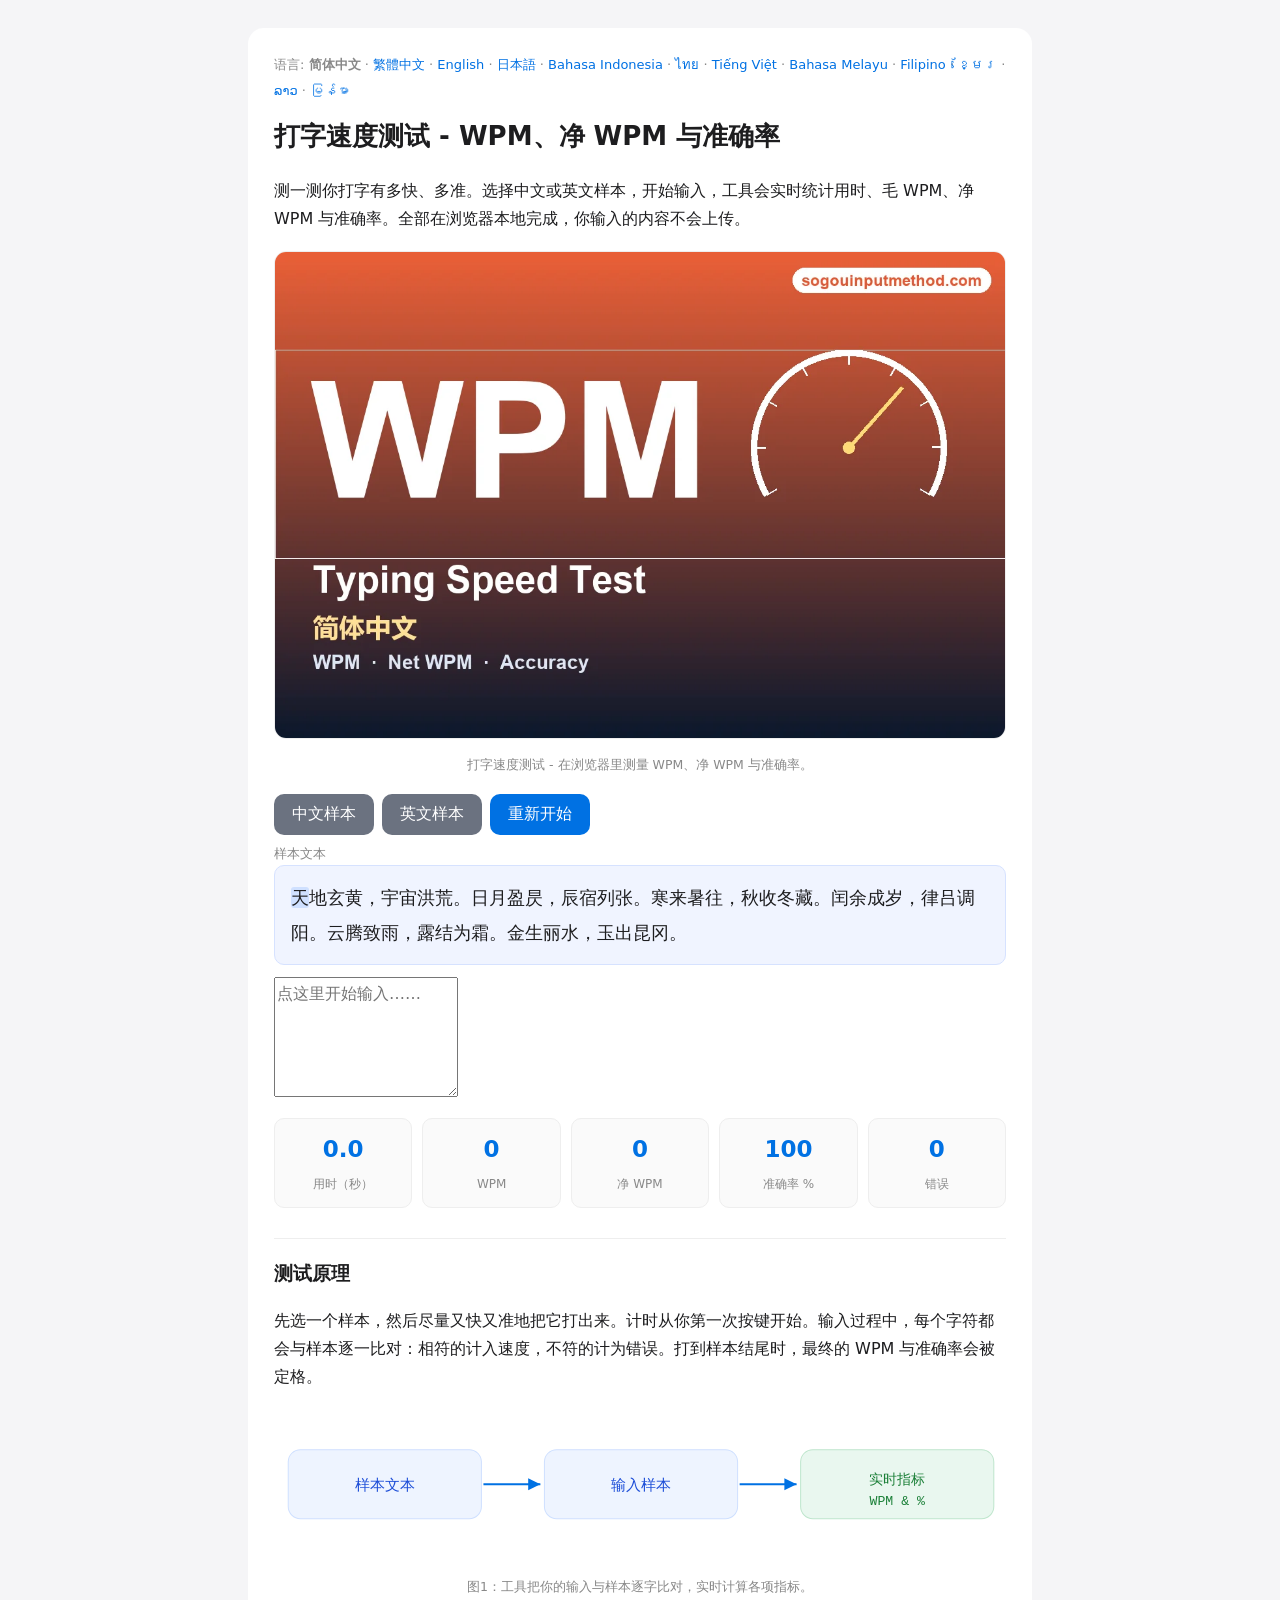
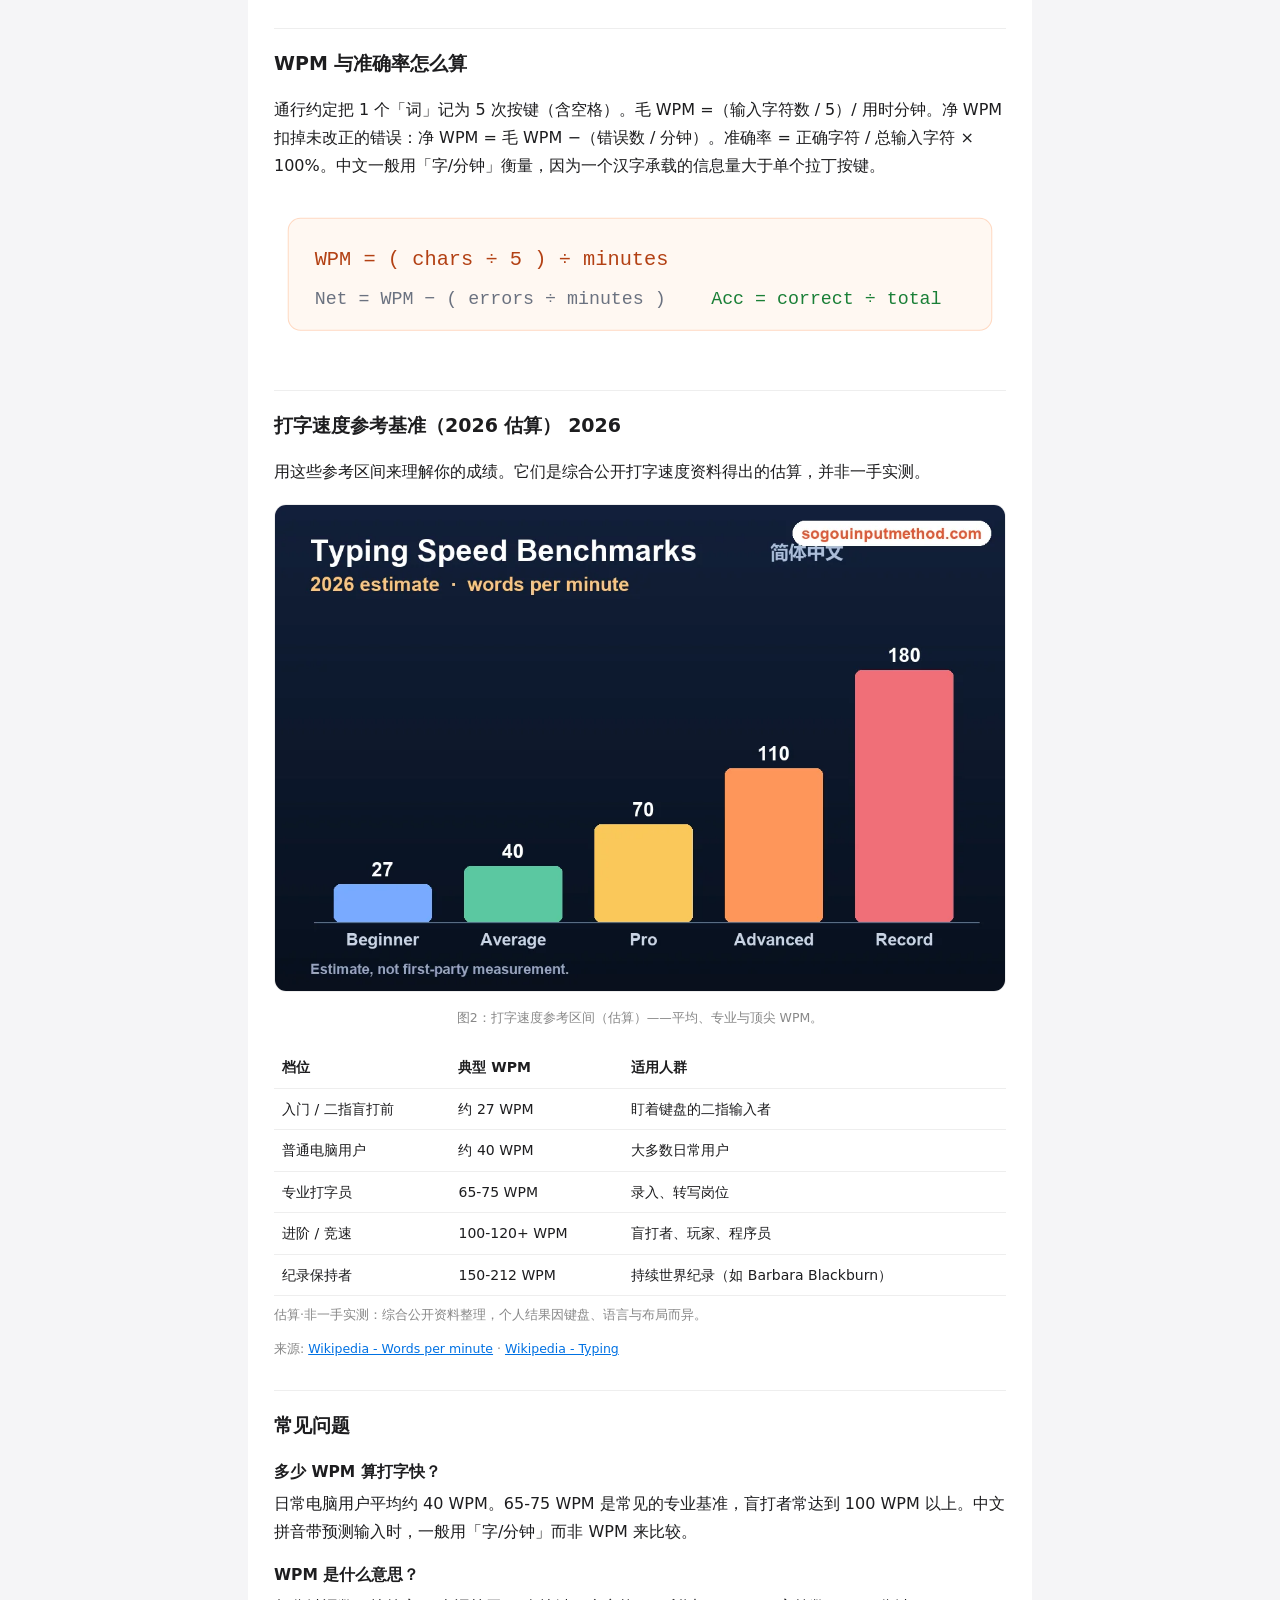
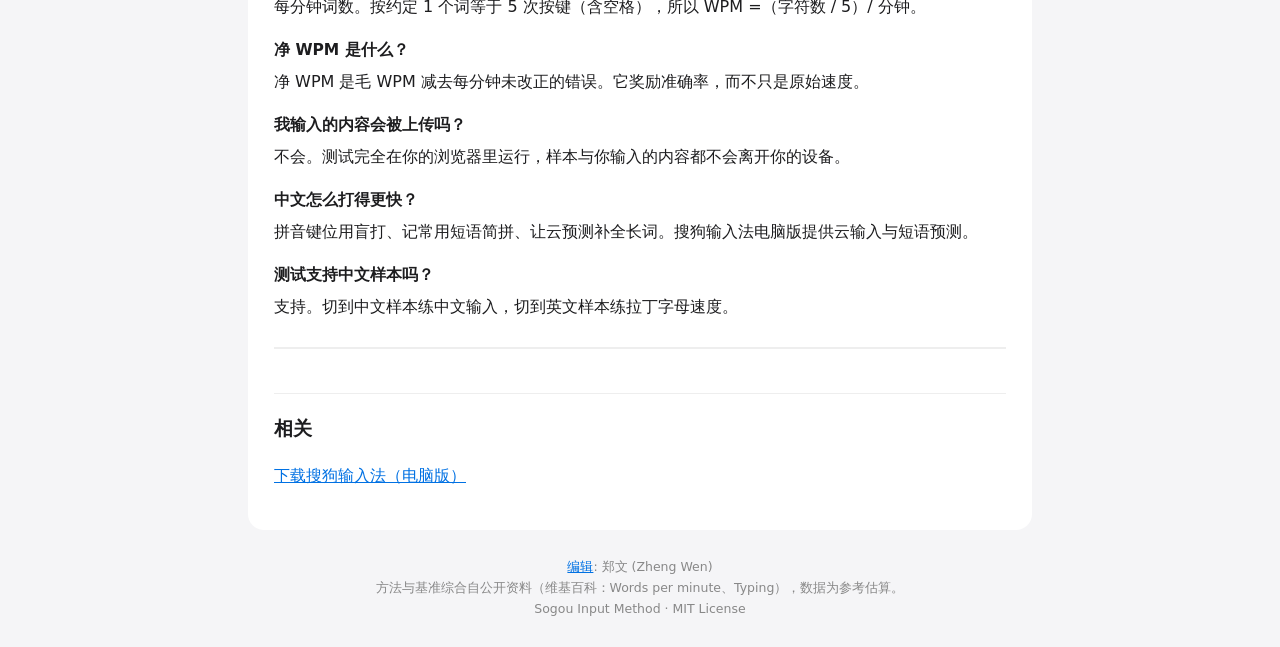
<file: index.html>
<!DOCTYPE html><html lang="zh-Hans"><head><meta charset="utf-8">
<meta name="viewport" content="width=device-width,initial-scale=1">
<title>打字速度测试（WPM·准确率）- 搜狗输入法工具</title>
<meta name="description" content="免费在线打字速度测试：用中文或英文样本测你的每分钟字数（WPM）、净 WPM 和准确率。全程在浏览器本地运行，不上传任何内容。">
<link rel="canonical" href="https://smartscarl.github.io/">
<link rel="alternate" hreflang="zh-Hans" href="https://smartscarl.github.io/">
<link rel="alternate" hreflang="zh-Hant" href="https://smartscarl.github.io/zh-tw/">
<link rel="alternate" hreflang="en" href="https://smartscarl.github.io/en/">
<link rel="alternate" hreflang="ja" href="https://smartscarl.github.io/ja/">
<link rel="alternate" hreflang="id" href="https://smartscarl.github.io/id/">
<link rel="alternate" hreflang="th" href="https://smartscarl.github.io/th/">
<link rel="alternate" hreflang="vi" href="https://smartscarl.github.io/vi/">
<link rel="alternate" hreflang="ms" href="https://smartscarl.github.io/ms/">
<link rel="alternate" hreflang="fil" href="https://smartscarl.github.io/fil/">
<link rel="alternate" hreflang="km" href="https://smartscarl.github.io/km/">
<link rel="alternate" hreflang="lo" href="https://smartscarl.github.io/lo/">
<link rel="alternate" hreflang="my" href="https://smartscarl.github.io/my/">
<link rel="alternate" hreflang="x-default" href="https://smartscarl.github.io/">
<script type="application/ld+json">
{
 "@context": "https://schema.org",
 "@graph": [
  {
   "@type": "WebApplication",
   "name": "打字速度测试（WPM·准确率）- 搜狗输入法工具",
   "url": "https://smartscarl.github.io/",
   "applicationCategory": "UtilitiesApplication",
   "operatingSystem": "Web browser",
   "inLanguage": "zh-Hans",
   "description": "免费在线打字速度测试：用中文或英文样本测你的每分钟字数（WPM）、净 WPM 和准确率。全程在浏览器本地运行，不上传任何内容。",
   "isAccessibleForFree": true,
   "browserRequirements": "Requires JavaScript",
   "offers": {
    "@type": "Offer",
    "price": "0",
    "priceCurrency": "USD"
   },
   "author": {
    "@type": "Person",
    "name": "Zheng Wen",
    "url": "https://smartscarl.github.io/about-zhengwen/"
   }
  },
  {
   "@type": "FAQPage",
   "inLanguage": "zh-Hans",
   "url": "https://smartscarl.github.io/",
   "mainEntity": [
    {
     "@type": "Question",
     "name": "多少 WPM 算打字快？",
     "acceptedAnswer": {
      "@type": "Answer",
      "text": "日常电脑用户平均约 40 WPM。65-75 WPM 是常见的专业基准，盲打者常达到 100 WPM 以上。中文拼音带预测输入时，一般用「字/分钟」而非 WPM 来比较。"
     }
    },
    {
     "@type": "Question",
     "name": "WPM 是什么意思？",
     "acceptedAnswer": {
      "@type": "Answer",
      "text": "每分钟词数。按约定 1 个词等于 5 次按键（含空格），所以 WPM =（字符数 / 5）/ 分钟。"
     }
    },
    {
     "@type": "Question",
     "name": "净 WPM 是什么？",
     "acceptedAnswer": {
      "@type": "Answer",
      "text": "净 WPM 是毛 WPM 减去每分钟未改正的错误。它奖励准确率，而不只是原始速度。"
     }
    },
    {
     "@type": "Question",
     "name": "我输入的内容会被上传吗？",
     "acceptedAnswer": {
      "@type": "Answer",
      "text": "不会。测试完全在你的浏览器里运行，样本与你输入的内容都不会离开你的设备。"
     }
    },
    {
     "@type": "Question",
     "name": "中文怎么打得更快？",
     "acceptedAnswer": {
      "@type": "Answer",
      "text": "拼音键位用盲打、记常用短语简拼、让云预测补全长词。搜狗输入法电脑版提供云输入与短语预测。"
     }
    },
    {
     "@type": "Question",
     "name": "测试支持中文样本吗？",
     "acceptedAnswer": {
      "@type": "Answer",
      "text": "支持。切到中文样本练中文输入，切到英文样本练拉丁字母速度。"
     }
    }
   ]
  }
 ]
}
</script>
<link rel="stylesheet" href="/style.css"></head>
<body><div class="wrap"><main>
<nav class="lang">语言: <strong>简体中文</strong> · <a href="/zh-tw/">繁體中文</a> · <a href="/en/">English</a> · <a href="/ja/">日本語</a> · <a href="/id/">Bahasa Indonesia</a> · <a href="/th/">ไทย</a> · <a href="/vi/">Tiếng Việt</a> · <a href="/ms/">Bahasa Melayu</a> · <a href="/fil/">Filipino</a> · <a href="/km/">ខ្មែរ</a> · <a href="/lo/">ລາວ</a> · <a href="/my/">မြန်မာ</a></nav>
<h1>打字速度测试 - WPM、净 WPM 与准确率</h1>
<p>测一测你打字有多快、多准。选择中文或英文样本，开始输入，工具会实时统计用时、毛 WPM、净 WPM 与准确率。全部在浏览器本地完成，你输入的内容不会上传。</p>
<figure class="i4png"><picture><source type="image/webp" srcset="/img/cover_zh.webp"><img src="/img/cover_zh.png" alt="打字速度测试 - 在浏览器里测量 WPM、净 WPM 与准确率。" fetchpriority="high" width="1120" height="746" style="width:100%;height:auto;border-radius:12px;border:1px solid #eee"></picture><figcaption>打字速度测试 - 在浏览器里测量 WPM、净 WPM 与准确率。</figcaption></figure>
<div class="tt-wrap"><div class="tt-btns"><button class="sec" data-sample="zh">中文样本</button><button class="sec" data-sample="en">英文样本</button><button id="tt-restart">重新开始</button></div><div class="label">样本文本</div><div id="tt-target" class="tt-target" aria-live="polite"></div><textarea id="tt-input" placeholder="点这里开始输入……" autocomplete="off" autocapitalize="off" spellcheck="false"></textarea><div class="tt-stats"><div class="tt-stat"><b id="tt-time">0.0</b><span>用时（秒）</span></div><div class="tt-stat"><b id="tt-wpm">0</b><span>WPM</span></div><div class="tt-stat"><b id="tt-net">0</b><span>净 WPM</span></div><div class="tt-stat"><b id="tt-acc">100</b><span>准确率 %</span></div><div class="tt-stat"><b id="tt-err">0</b><span>错误</span></div></div><div id="tt-done" class="note" role="status" style="display:none"></div></div>
<h2>测试原理</h2>
<p>先选一个样本，然后尽量又快又准地把它打出来。计时从你第一次按键开始。输入过程中，每个字符都会与样本逐一比对：相符的计入速度，不符的计为错误。打到样本结尾时，最终的 WPM 与准确率会被定格。</p>
<figure><svg viewBox="0 0 720 150" xmlns="http://www.w3.org/2000/svg" role="img" aria-label="实时指标"><defs><marker id="ar" markerWidth="9" markerHeight="9" refX="6" refY="3" orient="auto"><path d="M0,0 L6,3 L0,6 Z" fill="#0071e3"/></marker></defs><rect x="14" y="40" width="190" height="68" rx="12" fill="#eef4ff" stroke="#cfe0ff"/><text x="109" y="80" text-anchor="middle" font-family="system-ui,Arial" font-size="15" fill="#1d4ed8">样本文本</text><rect x="266" y="40" width="190" height="68" rx="12" fill="#eef4ff" stroke="#cfe0ff"/><text x="361" y="80" text-anchor="middle" font-family="system-ui,Arial" font-size="15" fill="#1d4ed8">输入样本</text><rect x="518" y="40" width="190" height="68" rx="12" fill="#e9f7ef" stroke="#bfe6cd"/><text x="613" y="74" text-anchor="middle" font-family="system-ui,Arial" font-size="14" fill="#1a7f37">实时指标</text><text x="613" y="94" text-anchor="middle" font-family="ui-monospace,Consolas,monospace" font-size="13" fill="#1a7f37">WPM &amp; %</text><line x1="206" y1="74" x2="262" y2="74" stroke="#0071e3" stroke-width="2" marker-end="url(#ar)"/><line x1="458" y1="74" x2="514" y2="74" stroke="#0071e3" stroke-width="2" marker-end="url(#ar)"/></svg><figcaption>图1：工具把你的输入与样本逐字比对，实时计算各项指标。</figcaption></figure>
<h2>WPM 与准确率怎么算</h2>
<p>通行约定把 1 个「词」记为 5 次按键（含空格）。毛 WPM =（输入字符数 / 5）/ 用时分钟。净 WPM 扣掉未改正的错误：净 WPM = 毛 WPM −（错误数 / 分钟）。准确率 = 正确字符 / 总输入字符 × 100%。中文一般用「字/分钟」衡量，因为一个汉字承载的信息量大于单个拉丁按键。</p>
<figure><svg viewBox="0 0 720 150" xmlns="http://www.w3.org/2000/svg" role="img" aria-label="WPM formula"><rect x="14" y="20" width="692" height="110" rx="12" fill="#fff8f2" stroke="#ffd9c2"/><text x="40" y="66" font-family="ui-monospace,Consolas,monospace" font-size="20" fill="#b34114">WPM = ( chars &#247; 5 ) &#247; minutes</text><text x="40" y="104" font-family="ui-monospace,Consolas,monospace" font-size="18" fill="#6b7280">Net = WPM &#8722; ( errors &#247; minutes )</text><text x="430" y="104" font-family="ui-monospace,Consolas,monospace" font-size="18" fill="#1a7f37">Acc = correct &#247; total</text></svg></figure>
<section id="i4data">
<h2>打字速度参考基准（2026 估算） <span class="i4year">2026</span></h2>
<p>用这些参考区间来理解你的成绩。它们是综合公开打字速度资料得出的估算，并非一手实测。</p>
<figure class="i4png"><picture><source type="image/webp" srcset="/img/board_zh.webp"><img src="/img/board_zh.png" alt="图2：打字速度参考区间（估算）——平均、专业与顶尖 WPM。" loading="lazy" width="1120" height="746" style="width:100%;height:auto;border-radius:12px;border:1px solid #eee"></picture><figcaption>图2：打字速度参考区间（估算）——平均、专业与顶尖 WPM。</figcaption></figure>
<table class="bench"><tr><th>档位</th><th>典型 WPM</th><th>适用人群</th></tr><tr><td>入门 / 二指盲打前</td><td>约 27 WPM</td><td>盯着键盘的二指输入者</td></tr><tr><td>普通电脑用户</td><td>约 40 WPM</td><td>大多数日常用户</td></tr><tr><td>专业打字员</td><td>65-75 WPM</td><td>录入、转写岗位</td></tr><tr><td>进阶 / 竞速</td><td>100-120+ WPM</td><td>盲打者、玩家、程序员</td></tr><tr><td>纪录保持者</td><td>150-212 WPM</td><td>持续世界纪录（如 Barbara Blackburn）</td></tr></table>
<p class="note">估算·非一手实测：综合公开资料整理，个人结果因键盘、语言与布局而异。</p>
<p class="src">来源: <a href="https://en.wikipedia.org/wiki/Words_per_minute" rel="nofollow noopener" target="_blank">Wikipedia - Words per minute</a> · <a href="https://en.wikipedia.org/wiki/Typing" rel="nofollow noopener" target="_blank">Wikipedia - Typing</a></p>
</section>
<h2>常见问题</h2>
<div class="faq"><h3>多少 WPM 算打字快？</h3><p>日常电脑用户平均约 40 WPM。65-75 WPM 是常见的专业基准，盲打者常达到 100 WPM 以上。中文拼音带预测输入时，一般用「字/分钟」而非 WPM 来比较。</p></div>
<div class="faq"><h3>WPM 是什么意思？</h3><p>每分钟词数。按约定 1 个词等于 5 次按键（含空格），所以 WPM =（字符数 / 5）/ 分钟。</p></div>
<div class="faq"><h3>净 WPM 是什么？</h3><p>净 WPM 是毛 WPM 减去每分钟未改正的错误。它奖励准确率，而不只是原始速度。</p></div>
<div class="faq"><h3>我输入的内容会被上传吗？</h3><p>不会。测试完全在你的浏览器里运行，样本与你输入的内容都不会离开你的设备。</p></div>
<div class="faq"><h3>中文怎么打得更快？</h3><p>拼音键位用盲打、记常用短语简拼、让云预测补全长词。搜狗输入法电脑版提供云输入与短语预测。</p></div>
<div class="faq"><h3>测试支持中文样本吗？</h3><p>支持。切到中文样本练中文输入，切到英文样本练拉丁字母速度。</p></div>
<div class="related"><h2>相关</h2><p><a href="https://sogouinputmethod.com/download/">下载搜狗输入法（电脑版）</a></p></div>
</main>
<footer><a href="/about-zhengwen/">编辑</a>: 郑文 (Zheng Wen)<br>方法与基准综合自公开资料（维基百科：Words per minute、Typing），数据为参考估算。<br>Sogou Input Method · MIT License</footer>
</div>
<script>window.TT_DONE="完成，最终 WPM 与准确率见上方。";</script>
<script src="/typing.js"></script></body></html>
</file>
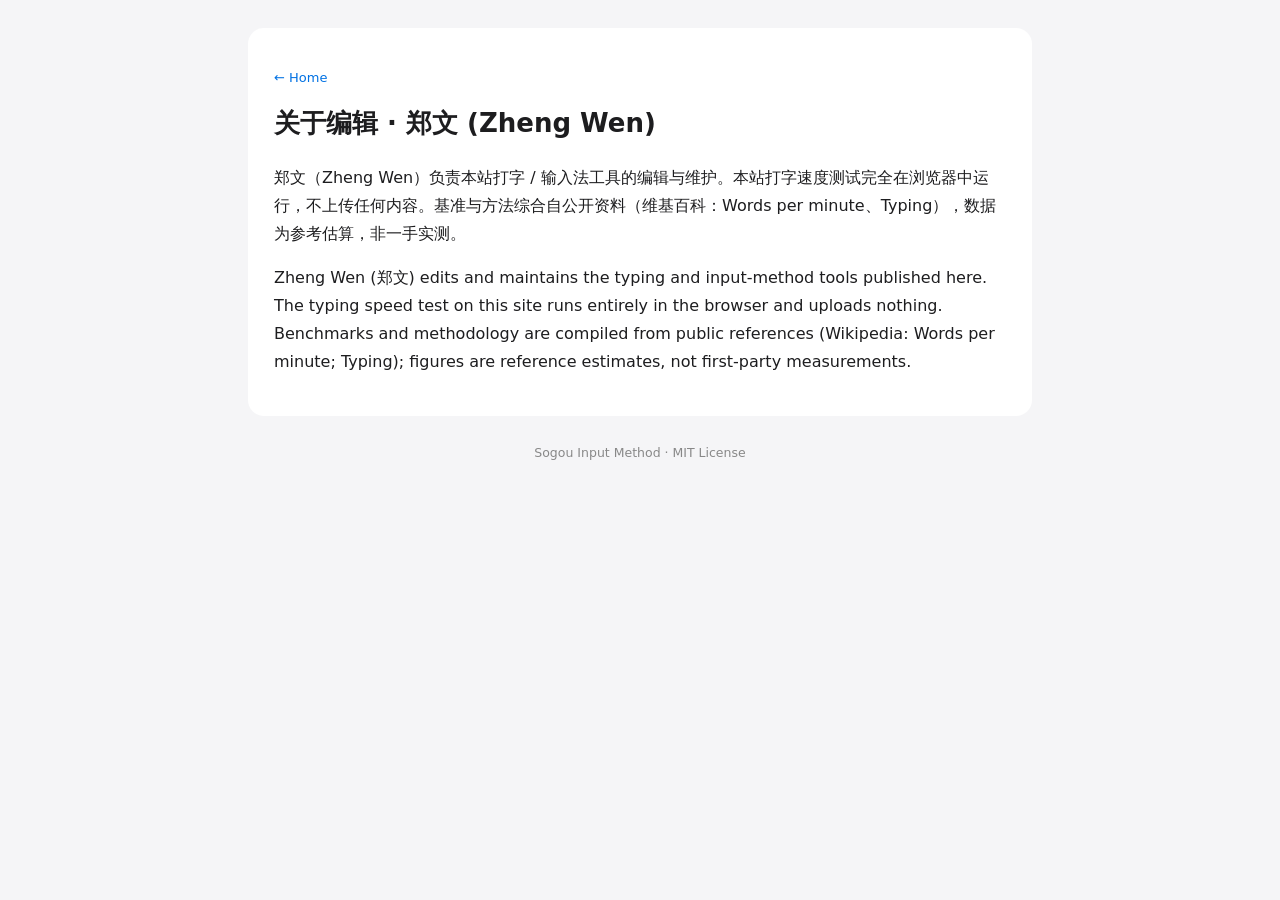
<file: about-zhengwen/index.html>
<!DOCTYPE html><html lang="zh-Hans"><head><meta charset="utf-8">
<meta name="viewport" content="width=device-width,initial-scale=1">
<title>关于编辑 · 郑文 (Zheng Wen) | 打字速度测试</title>
<meta name="description" content="郑文（Zheng Wen）：本站打字/输入法工具的编辑与维护者。">
<link rel="canonical" href="https://smartscarl.github.io/about-zhengwen/">
<script type="application/ld+json">
{
 "@context": "https://schema.org",
 "@type": "ProfilePage",
 "mainEntity": {
  "@type": "Person",
  "name": "Zheng Wen",
  "alternateName": "郑文",
  "url": "https://smartscarl.github.io/about-zhengwen/",
  "description": "Editor of typing and input-method tools."
 }
}
</script>
<link rel="stylesheet" href="/style.css"></head>
<body><div class="wrap"><main>
<p class="lang"><a href="/">&larr; Home</a></p>
<h1>关于编辑 · 郑文 (Zheng Wen)</h1>
<p>郑文（Zheng Wen）负责本站打字 / 输入法工具的编辑与维护。本站打字速度测试完全在浏览器中运行，不上传任何内容。基准与方法综合自公开资料（维基百科：Words per minute、Typing），数据为参考估算，非一手实测。</p>
<p>Zheng Wen (郑文) edits and maintains the typing and input-method tools published here. The typing speed test on this site runs entirely in the browser and uploads nothing. Benchmarks and methodology are compiled from public references (Wikipedia: Words per minute; Typing); figures are reference estimates, not first-party measurements.</p>
</main>
<footer>Sogou Input Method · MIT License</footer>
</div></body></html>
</file>
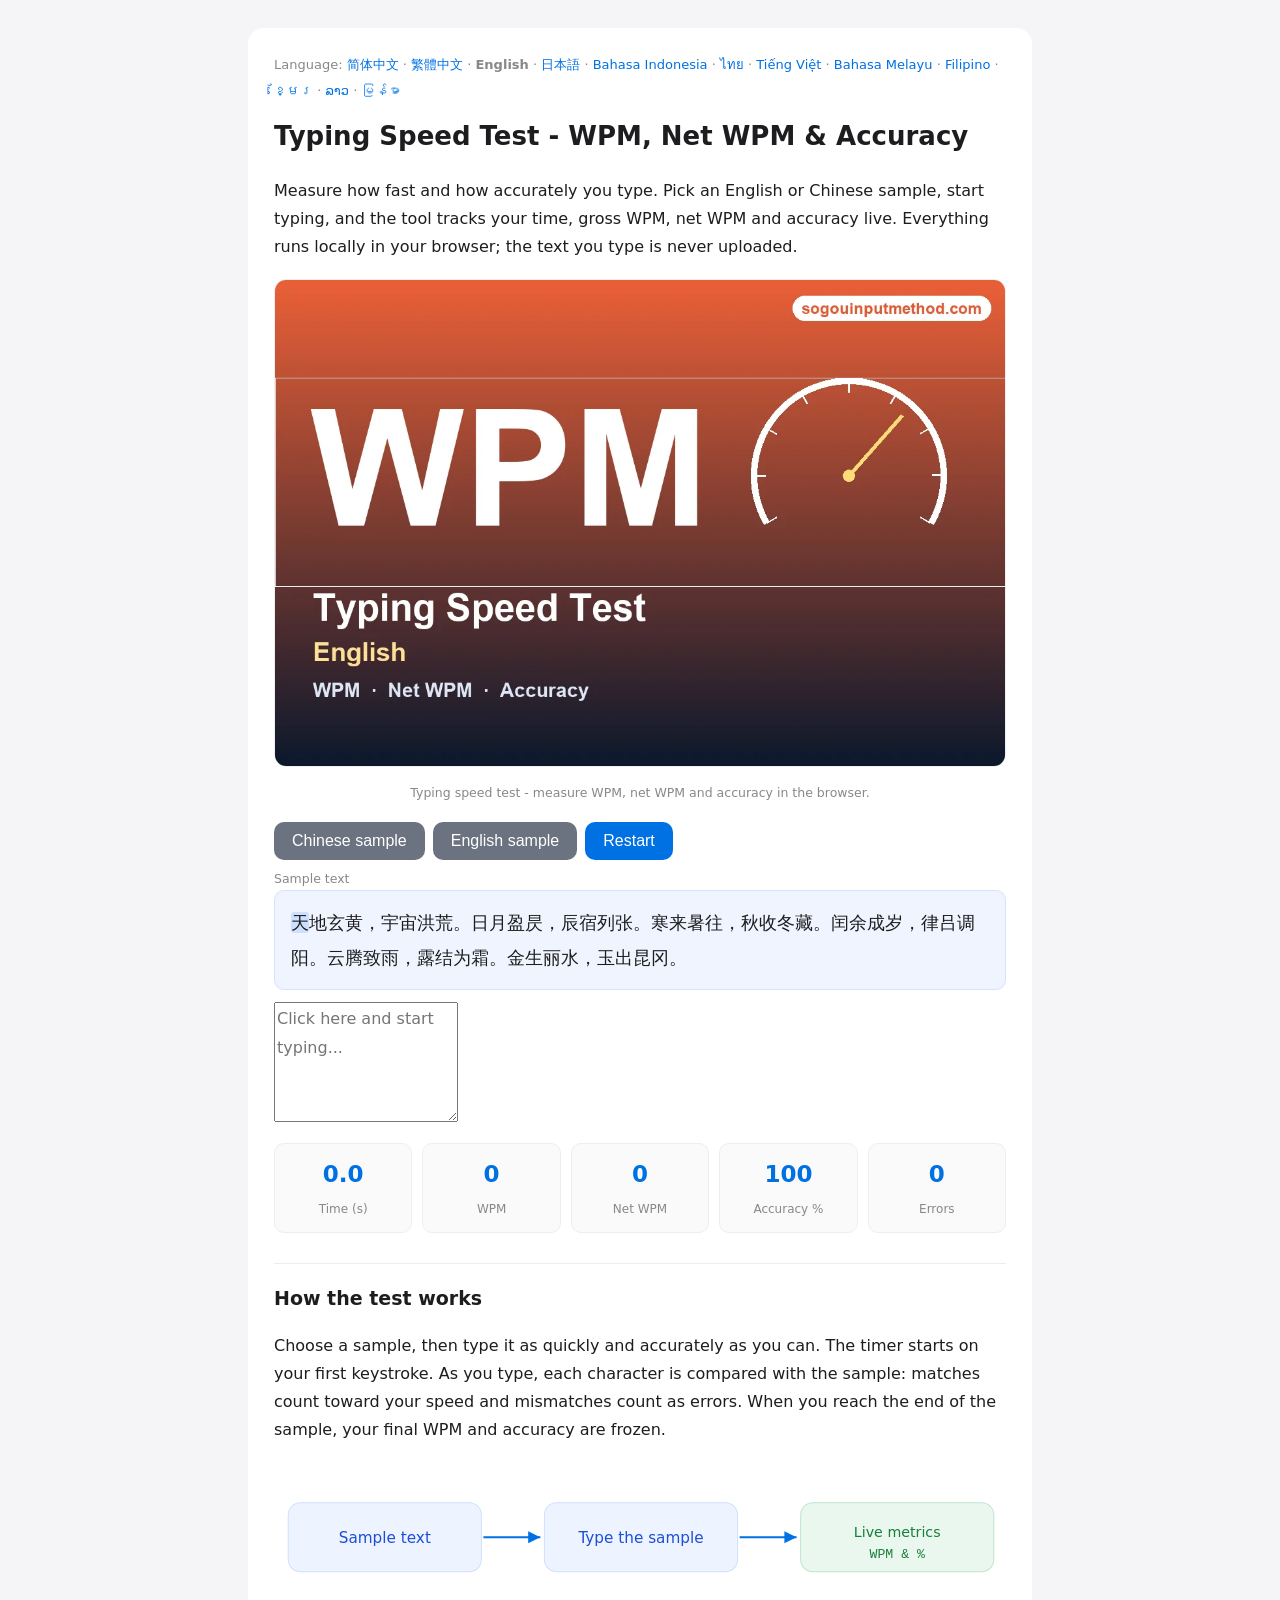
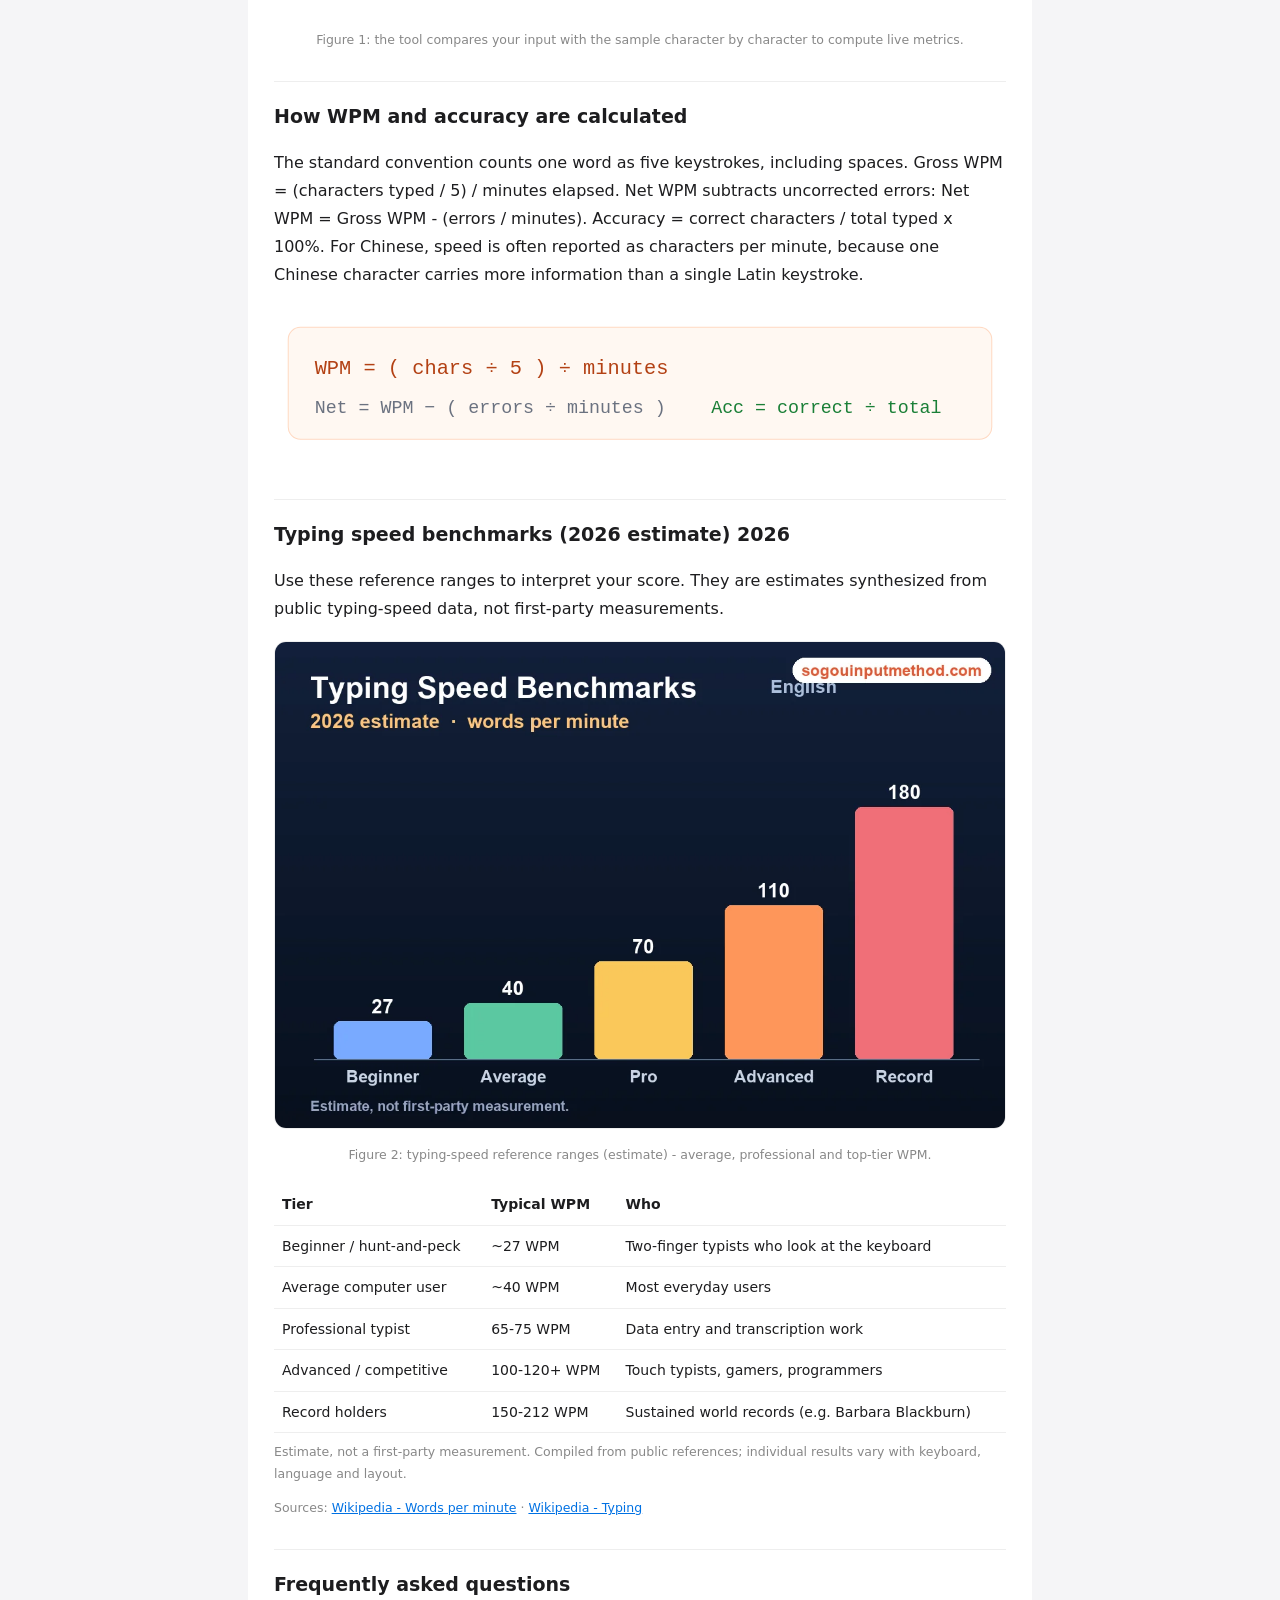
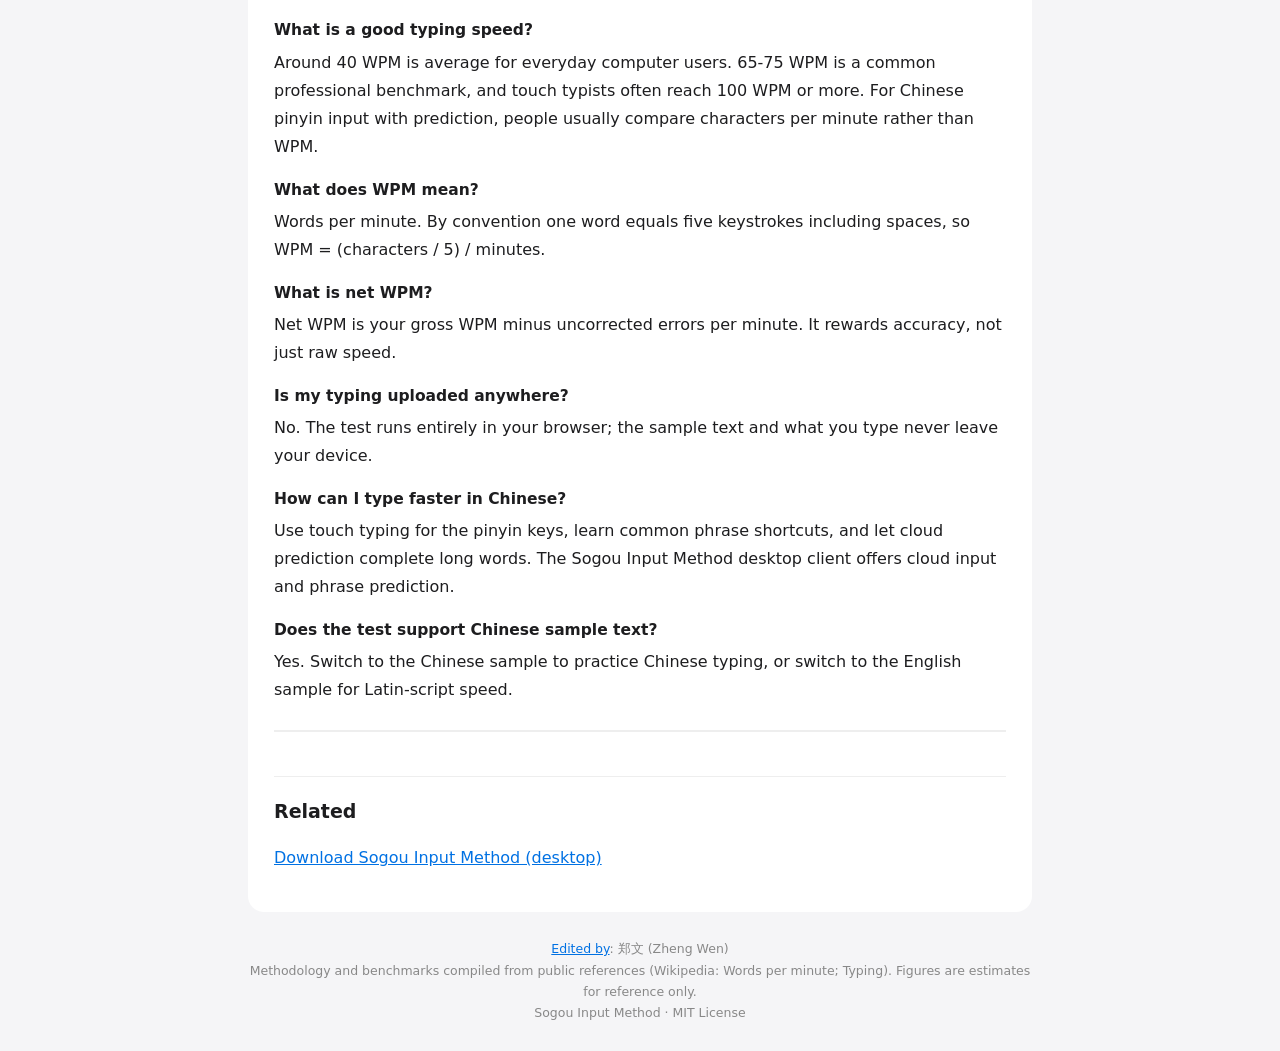
<file: en/index.html>
<!DOCTYPE html><html lang="en"><head><meta charset="utf-8">
<meta name="viewport" content="width=device-width,initial-scale=1">
<title>Typing Speed Test (WPM &amp; Accuracy) - Sogou Input Method Tools</title>
<meta name="description" content="Free online typing speed test: measure your words per minute (WPM), net WPM and accuracy with an English or Chinese sample. Runs fully in your browser - nothing is uploaded.">
<link rel="canonical" href="https://smartscarl.github.io/en/">
<link rel="alternate" hreflang="zh-Hans" href="https://smartscarl.github.io/">
<link rel="alternate" hreflang="zh-Hant" href="https://smartscarl.github.io/zh-tw/">
<link rel="alternate" hreflang="en" href="https://smartscarl.github.io/en/">
<link rel="alternate" hreflang="ja" href="https://smartscarl.github.io/ja/">
<link rel="alternate" hreflang="id" href="https://smartscarl.github.io/id/">
<link rel="alternate" hreflang="th" href="https://smartscarl.github.io/th/">
<link rel="alternate" hreflang="vi" href="https://smartscarl.github.io/vi/">
<link rel="alternate" hreflang="ms" href="https://smartscarl.github.io/ms/">
<link rel="alternate" hreflang="fil" href="https://smartscarl.github.io/fil/">
<link rel="alternate" hreflang="km" href="https://smartscarl.github.io/km/">
<link rel="alternate" hreflang="lo" href="https://smartscarl.github.io/lo/">
<link rel="alternate" hreflang="my" href="https://smartscarl.github.io/my/">
<link rel="alternate" hreflang="x-default" href="https://smartscarl.github.io/">
<script type="application/ld+json">
{
 "@context": "https://schema.org",
 "@graph": [
  {
   "@type": "WebApplication",
   "name": "Typing Speed Test (WPM & Accuracy) - Sogou Input Method Tools",
   "url": "https://smartscarl.github.io/en/",
   "applicationCategory": "UtilitiesApplication",
   "operatingSystem": "Web browser",
   "inLanguage": "en",
   "description": "Free online typing speed test: measure your words per minute (WPM), net WPM and accuracy with an English or Chinese sample. Runs fully in your browser - nothing is uploaded.",
   "isAccessibleForFree": true,
   "browserRequirements": "Requires JavaScript",
   "offers": {
    "@type": "Offer",
    "price": "0",
    "priceCurrency": "USD"
   },
   "author": {
    "@type": "Person",
    "name": "Zheng Wen",
    "url": "https://smartscarl.github.io/about-zhengwen/"
   }
  },
  {
   "@type": "FAQPage",
   "inLanguage": "en",
   "url": "https://smartscarl.github.io/en/",
   "mainEntity": [
    {
     "@type": "Question",
     "name": "What is a good typing speed?",
     "acceptedAnswer": {
      "@type": "Answer",
      "text": "Around 40 WPM is average for everyday computer users. 65-75 WPM is a common professional benchmark, and touch typists often reach 100 WPM or more. For Chinese pinyin input with prediction, people usually compare characters per minute rather than WPM."
     }
    },
    {
     "@type": "Question",
     "name": "What does WPM mean?",
     "acceptedAnswer": {
      "@type": "Answer",
      "text": "Words per minute. By convention one word equals five keystrokes including spaces, so WPM = (characters / 5) / minutes."
     }
    },
    {
     "@type": "Question",
     "name": "What is net WPM?",
     "acceptedAnswer": {
      "@type": "Answer",
      "text": "Net WPM is your gross WPM minus uncorrected errors per minute. It rewards accuracy, not just raw speed."
     }
    },
    {
     "@type": "Question",
     "name": "Is my typing uploaded anywhere?",
     "acceptedAnswer": {
      "@type": "Answer",
      "text": "No. The test runs entirely in your browser; the sample text and what you type never leave your device."
     }
    },
    {
     "@type": "Question",
     "name": "How can I type faster in Chinese?",
     "acceptedAnswer": {
      "@type": "Answer",
      "text": "Use touch typing for the pinyin keys, learn common phrase shortcuts, and let cloud prediction complete long words. The Sogou Input Method desktop client offers cloud input and phrase prediction."
     }
    },
    {
     "@type": "Question",
     "name": "Does the test support Chinese sample text?",
     "acceptedAnswer": {
      "@type": "Answer",
      "text": "Yes. Switch to the Chinese sample to practice Chinese typing, or switch to the English sample for Latin-script speed."
     }
    }
   ]
  }
 ]
}
</script>
<link rel="stylesheet" href="/style.css"></head>
<body><div class="wrap"><main>
<nav class="lang">Language: <a href="/">简体中文</a> · <a href="/zh-tw/">繁體中文</a> · <strong>English</strong> · <a href="/ja/">日本語</a> · <a href="/id/">Bahasa Indonesia</a> · <a href="/th/">ไทย</a> · <a href="/vi/">Tiếng Việt</a> · <a href="/ms/">Bahasa Melayu</a> · <a href="/fil/">Filipino</a> · <a href="/km/">ខ្មែរ</a> · <a href="/lo/">ລາວ</a> · <a href="/my/">မြန်မာ</a></nav>
<h1>Typing Speed Test - WPM, Net WPM &amp; Accuracy</h1>
<p>Measure how fast and how accurately you type. Pick an English or Chinese sample, start typing, and the tool tracks your time, gross WPM, net WPM and accuracy live. Everything runs locally in your browser; the text you type is never uploaded.</p>
<figure class="i4png"><picture><source type="image/webp" srcset="/img/cover_en.webp"><img src="/img/cover_en.png" alt="Typing speed test - measure WPM, net WPM and accuracy in the browser." fetchpriority="high" width="1120" height="746" style="width:100%;height:auto;border-radius:12px;border:1px solid #eee"></picture><figcaption>Typing speed test - measure WPM, net WPM and accuracy in the browser.</figcaption></figure>
<div class="tt-wrap"><div class="tt-btns"><button class="sec" data-sample="zh">Chinese sample</button><button class="sec" data-sample="en">English sample</button><button id="tt-restart">Restart</button></div><div class="label">Sample text</div><div id="tt-target" class="tt-target" aria-live="polite"></div><textarea id="tt-input" placeholder="Click here and start typing..." autocomplete="off" autocapitalize="off" spellcheck="false"></textarea><div class="tt-stats"><div class="tt-stat"><b id="tt-time">0.0</b><span>Time (s)</span></div><div class="tt-stat"><b id="tt-wpm">0</b><span>WPM</span></div><div class="tt-stat"><b id="tt-net">0</b><span>Net WPM</span></div><div class="tt-stat"><b id="tt-acc">100</b><span>Accuracy %</span></div><div class="tt-stat"><b id="tt-err">0</b><span>Errors</span></div></div><div id="tt-done" class="note" role="status" style="display:none"></div></div>
<h2>How the test works</h2>
<p>Choose a sample, then type it as quickly and accurately as you can. The timer starts on your first keystroke. As you type, each character is compared with the sample: matches count toward your speed and mismatches count as errors. When you reach the end of the sample, your final WPM and accuracy are frozen.</p>
<figure><svg viewBox="0 0 720 150" xmlns="http://www.w3.org/2000/svg" role="img" aria-label="Live metrics"><defs><marker id="ar" markerWidth="9" markerHeight="9" refX="6" refY="3" orient="auto"><path d="M0,0 L6,3 L0,6 Z" fill="#0071e3"/></marker></defs><rect x="14" y="40" width="190" height="68" rx="12" fill="#eef4ff" stroke="#cfe0ff"/><text x="109" y="80" text-anchor="middle" font-family="system-ui,Arial" font-size="15" fill="#1d4ed8">Sample text</text><rect x="266" y="40" width="190" height="68" rx="12" fill="#eef4ff" stroke="#cfe0ff"/><text x="361" y="80" text-anchor="middle" font-family="system-ui,Arial" font-size="15" fill="#1d4ed8">Type the sample</text><rect x="518" y="40" width="190" height="68" rx="12" fill="#e9f7ef" stroke="#bfe6cd"/><text x="613" y="74" text-anchor="middle" font-family="system-ui,Arial" font-size="14" fill="#1a7f37">Live metrics</text><text x="613" y="94" text-anchor="middle" font-family="ui-monospace,Consolas,monospace" font-size="13" fill="#1a7f37">WPM &amp; %</text><line x1="206" y1="74" x2="262" y2="74" stroke="#0071e3" stroke-width="2" marker-end="url(#ar)"/><line x1="458" y1="74" x2="514" y2="74" stroke="#0071e3" stroke-width="2" marker-end="url(#ar)"/></svg><figcaption>Figure 1: the tool compares your input with the sample character by character to compute live metrics.</figcaption></figure>
<h2>How WPM and accuracy are calculated</h2>
<p>The standard convention counts one word as five keystrokes, including spaces. Gross WPM = (characters typed / 5) / minutes elapsed. Net WPM subtracts uncorrected errors: Net WPM = Gross WPM - (errors / minutes). Accuracy = correct characters / total typed x 100%. For Chinese, speed is often reported as characters per minute, because one Chinese character carries more information than a single Latin keystroke.</p>
<figure><svg viewBox="0 0 720 150" xmlns="http://www.w3.org/2000/svg" role="img" aria-label="WPM formula"><rect x="14" y="20" width="692" height="110" rx="12" fill="#fff8f2" stroke="#ffd9c2"/><text x="40" y="66" font-family="ui-monospace,Consolas,monospace" font-size="20" fill="#b34114">WPM = ( chars &#247; 5 ) &#247; minutes</text><text x="40" y="104" font-family="ui-monospace,Consolas,monospace" font-size="18" fill="#6b7280">Net = WPM &#8722; ( errors &#247; minutes )</text><text x="430" y="104" font-family="ui-monospace,Consolas,monospace" font-size="18" fill="#1a7f37">Acc = correct &#247; total</text></svg></figure>
<section id="i4data">
<h2>Typing speed benchmarks (2026 estimate) <span class="i4year">2026</span></h2>
<p>Use these reference ranges to interpret your score. They are estimates synthesized from public typing-speed data, not first-party measurements.</p>
<figure class="i4png"><picture><source type="image/webp" srcset="/img/board_en.webp"><img src="/img/board_en.png" alt="Figure 2: typing-speed reference ranges (estimate) - average, professional and top-tier WPM." loading="lazy" width="1120" height="746" style="width:100%;height:auto;border-radius:12px;border:1px solid #eee"></picture><figcaption>Figure 2: typing-speed reference ranges (estimate) - average, professional and top-tier WPM.</figcaption></figure>
<table class="bench"><tr><th>Tier</th><th>Typical WPM</th><th>Who</th></tr><tr><td>Beginner / hunt-and-peck</td><td>~27 WPM</td><td>Two-finger typists who look at the keyboard</td></tr><tr><td>Average computer user</td><td>~40 WPM</td><td>Most everyday users</td></tr><tr><td>Professional typist</td><td>65-75 WPM</td><td>Data entry and transcription work</td></tr><tr><td>Advanced / competitive</td><td>100-120+ WPM</td><td>Touch typists, gamers, programmers</td></tr><tr><td>Record holders</td><td>150-212 WPM</td><td>Sustained world records (e.g. Barbara Blackburn)</td></tr></table>
<p class="note">Estimate, not a first-party measurement. Compiled from public references; individual results vary with keyboard, language and layout.</p>
<p class="src">Sources: <a href="https://en.wikipedia.org/wiki/Words_per_minute" rel="nofollow noopener" target="_blank">Wikipedia - Words per minute</a> · <a href="https://en.wikipedia.org/wiki/Typing" rel="nofollow noopener" target="_blank">Wikipedia - Typing</a></p>
</section>
<h2>Frequently asked questions</h2>
<div class="faq"><h3>What is a good typing speed?</h3><p>Around 40 WPM is average for everyday computer users. 65-75 WPM is a common professional benchmark, and touch typists often reach 100 WPM or more. For Chinese pinyin input with prediction, people usually compare characters per minute rather than WPM.</p></div>
<div class="faq"><h3>What does WPM mean?</h3><p>Words per minute. By convention one word equals five keystrokes including spaces, so WPM = (characters / 5) / minutes.</p></div>
<div class="faq"><h3>What is net WPM?</h3><p>Net WPM is your gross WPM minus uncorrected errors per minute. It rewards accuracy, not just raw speed.</p></div>
<div class="faq"><h3>Is my typing uploaded anywhere?</h3><p>No. The test runs entirely in your browser; the sample text and what you type never leave your device.</p></div>
<div class="faq"><h3>How can I type faster in Chinese?</h3><p>Use touch typing for the pinyin keys, learn common phrase shortcuts, and let cloud prediction complete long words. The Sogou Input Method desktop client offers cloud input and phrase prediction.</p></div>
<div class="faq"><h3>Does the test support Chinese sample text?</h3><p>Yes. Switch to the Chinese sample to practice Chinese typing, or switch to the English sample for Latin-script speed.</p></div>
<div class="related"><h2>Related</h2><p><a href="https://sogouinputmethod.com/download/">Download Sogou Input Method (desktop)</a></p></div>
</main>
<footer><a href="/about-zhengwen/">Edited by</a>: 郑文 (Zheng Wen)<br>Methodology and benchmarks compiled from public references (Wikipedia: Words per minute; Typing). Figures are estimates for reference only.<br>Sogou Input Method · MIT License</footer>
</div>
<script>window.TT_DONE="Done. Your final WPM and accuracy are shown above.";</script>
<script src="/typing.js"></script></body></html>
</file>
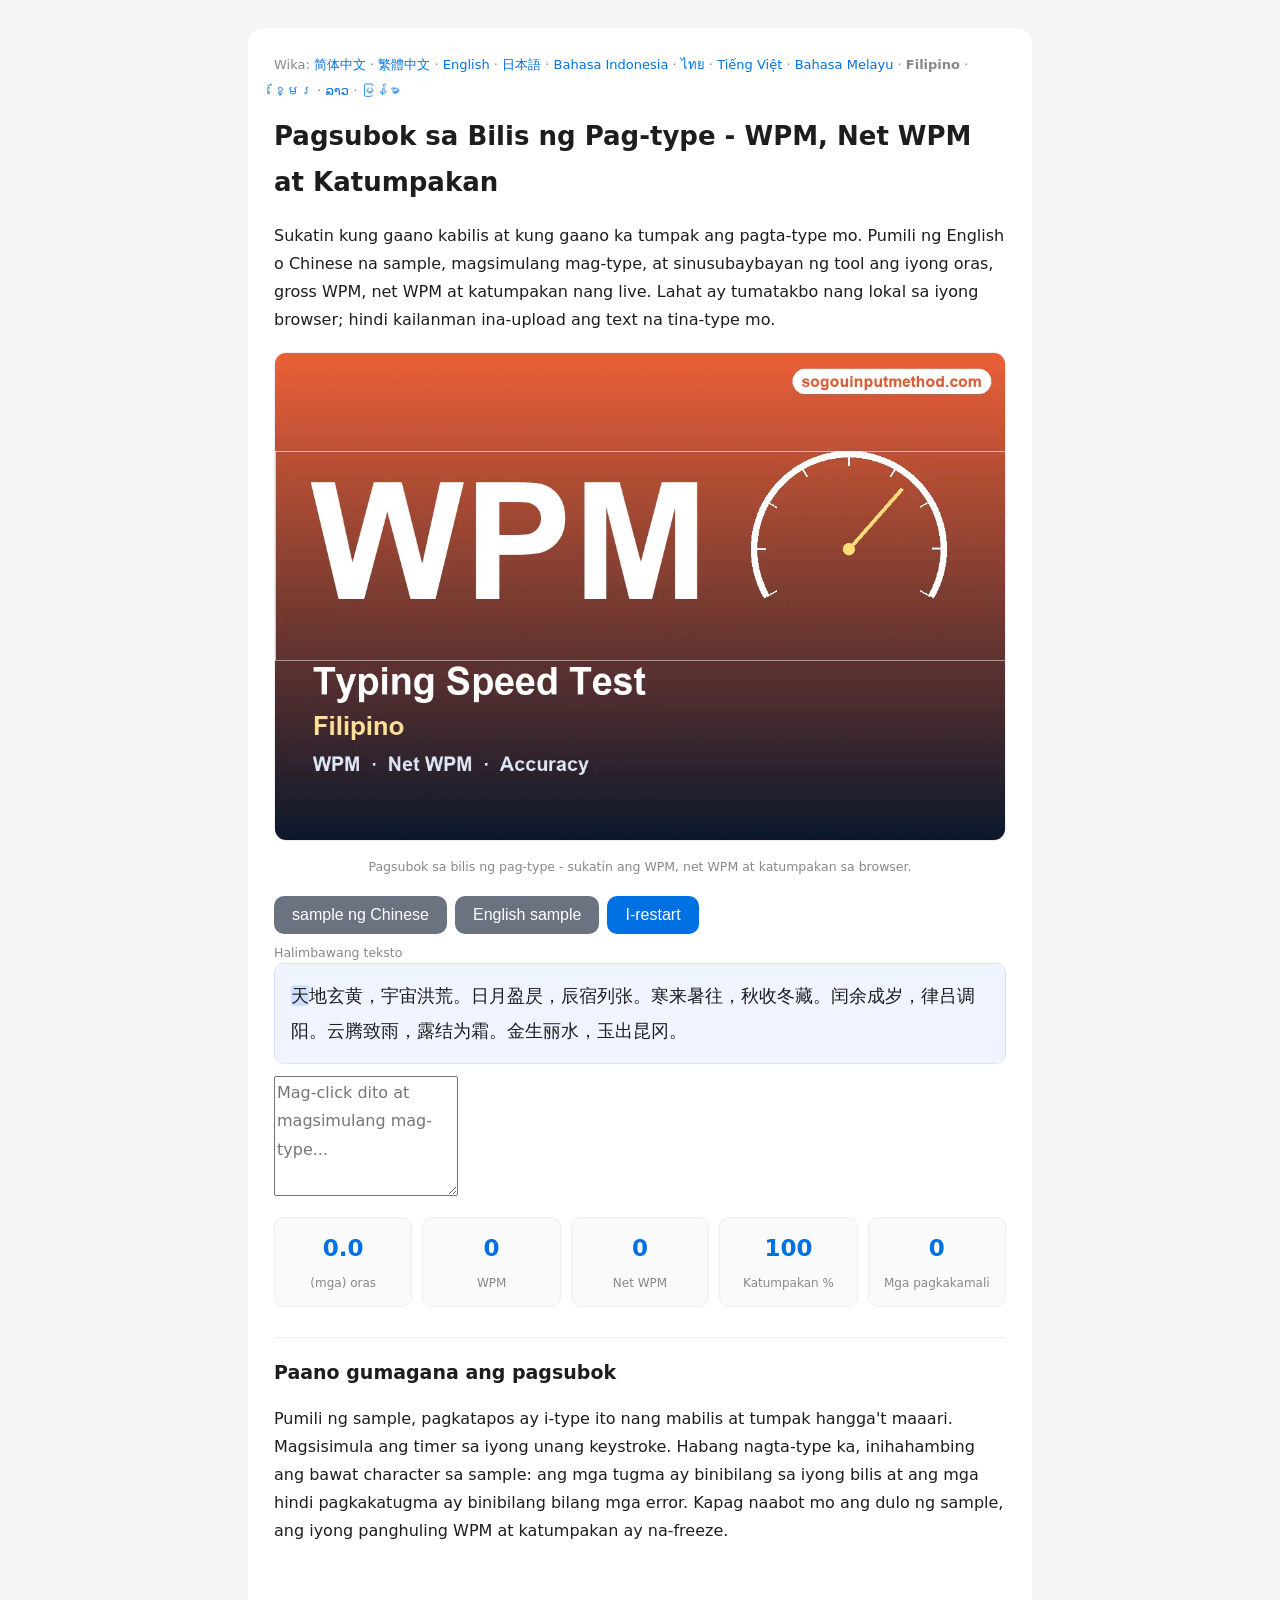
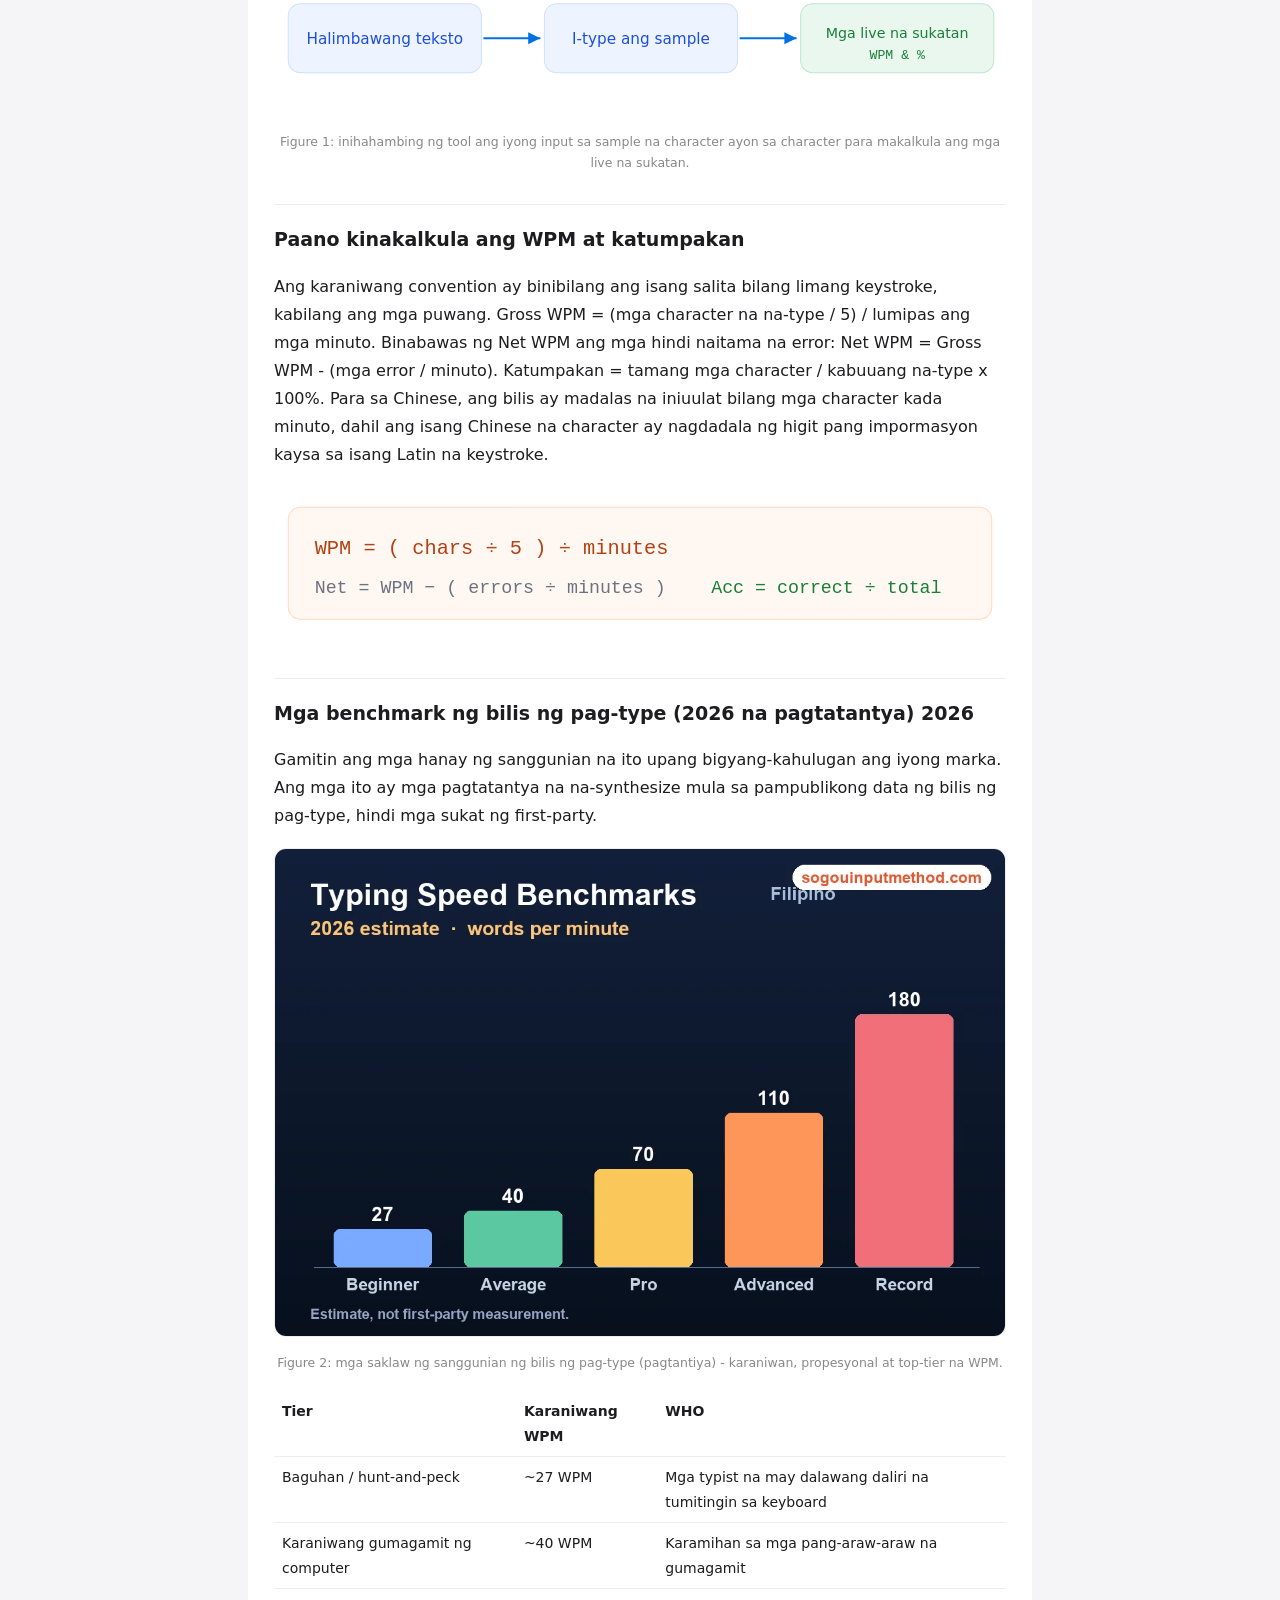
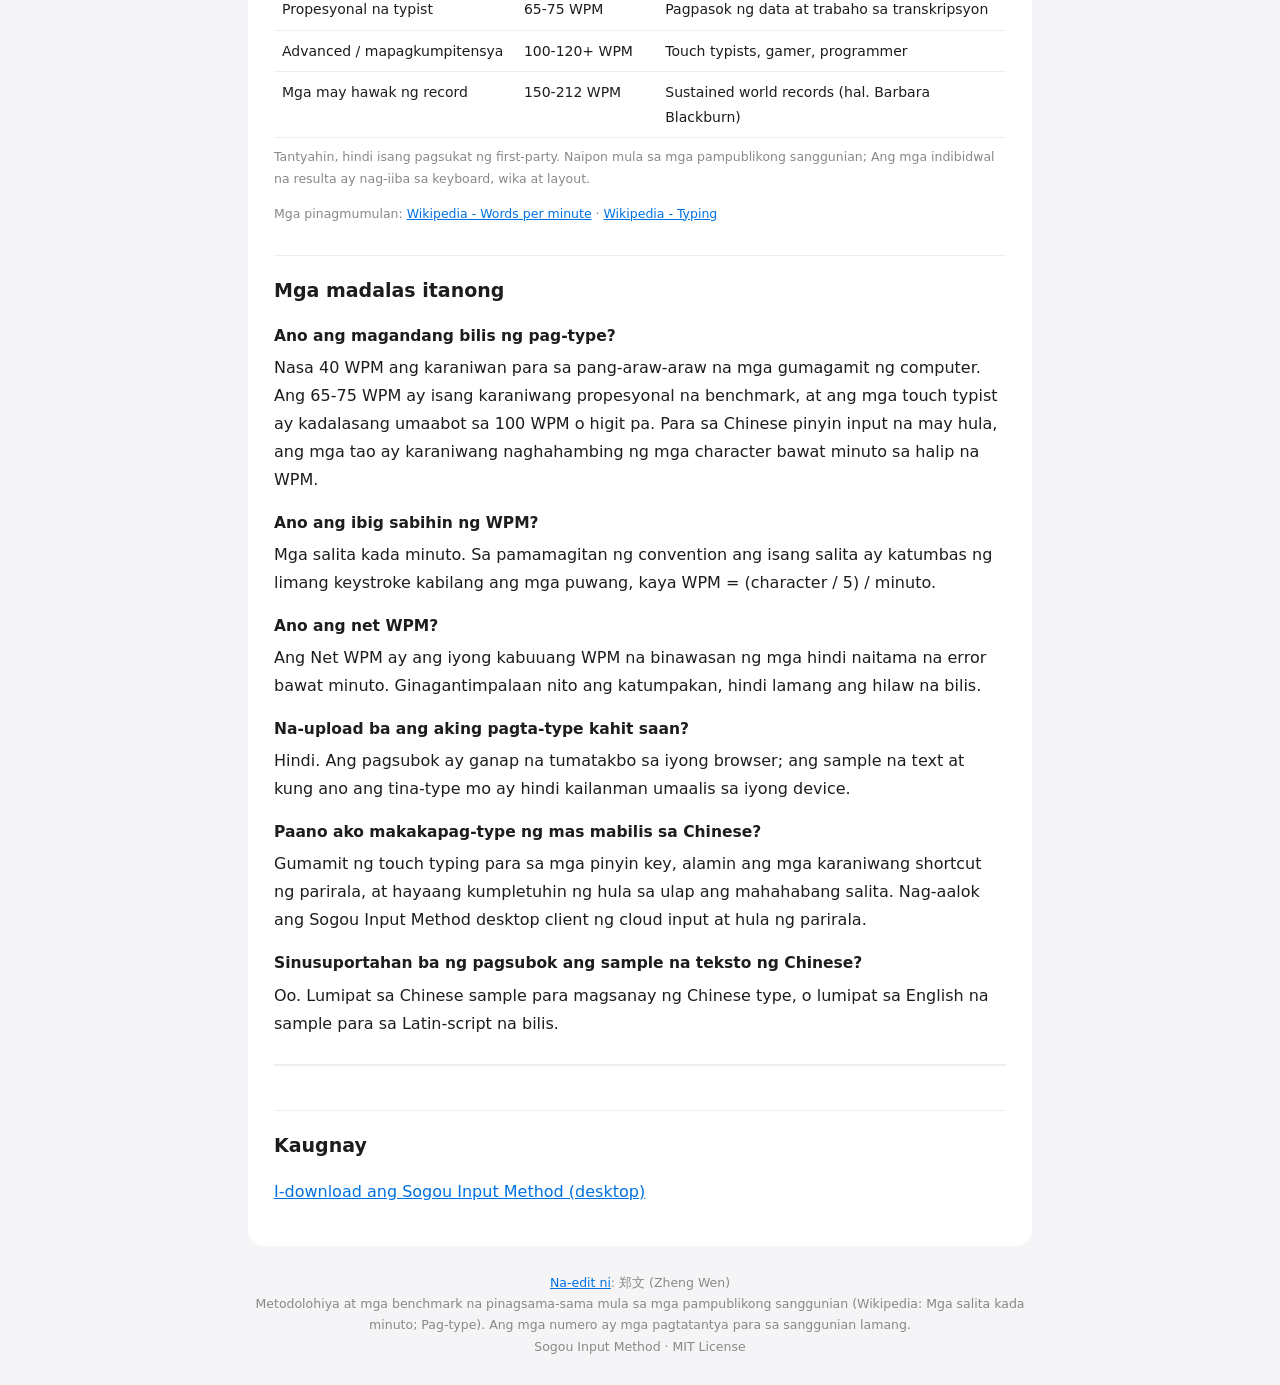
<file: fil/index.html>
<!DOCTYPE html><html lang="fil"><head><meta charset="utf-8">
<meta name="viewport" content="width=device-width,initial-scale=1">
<title>Pagsubok sa Bilis ng Pag-type (WPM at Katumpakan) - Sogou Input Method Tools</title>
<meta name="description" content="Libreng online na pagsubok sa bilis ng pag-type: sukatin ang iyong mga salita kada minuto (WPM), net WPM at katumpakan gamit ang English o Chinese na sample. Ganap na tumatakbo sa iyong browser - walang na-upload.">
<link rel="canonical" href="https://smartscarl.github.io/fil/">
<link rel="alternate" hreflang="zh-Hans" href="https://smartscarl.github.io/">
<link rel="alternate" hreflang="zh-Hant" href="https://smartscarl.github.io/zh-tw/">
<link rel="alternate" hreflang="en" href="https://smartscarl.github.io/en/">
<link rel="alternate" hreflang="ja" href="https://smartscarl.github.io/ja/">
<link rel="alternate" hreflang="id" href="https://smartscarl.github.io/id/">
<link rel="alternate" hreflang="th" href="https://smartscarl.github.io/th/">
<link rel="alternate" hreflang="vi" href="https://smartscarl.github.io/vi/">
<link rel="alternate" hreflang="ms" href="https://smartscarl.github.io/ms/">
<link rel="alternate" hreflang="fil" href="https://smartscarl.github.io/fil/">
<link rel="alternate" hreflang="km" href="https://smartscarl.github.io/km/">
<link rel="alternate" hreflang="lo" href="https://smartscarl.github.io/lo/">
<link rel="alternate" hreflang="my" href="https://smartscarl.github.io/my/">
<link rel="alternate" hreflang="x-default" href="https://smartscarl.github.io/">
<script type="application/ld+json">
{
 "@context": "https://schema.org",
 "@graph": [
  {
   "@type": "WebApplication",
   "name": "Pagsubok sa Bilis ng Pag-type (WPM at Katumpakan) - Sogou Input Method Tools",
   "url": "https://smartscarl.github.io/fil/",
   "applicationCategory": "UtilitiesApplication",
   "operatingSystem": "Web browser",
   "inLanguage": "fil",
   "description": "Libreng online na pagsubok sa bilis ng pag-type: sukatin ang iyong mga salita kada minuto (WPM), net WPM at katumpakan gamit ang English o Chinese na sample. Ganap na tumatakbo sa iyong browser - walang na-upload.",
   "isAccessibleForFree": true,
   "browserRequirements": "Requires JavaScript",
   "offers": {
    "@type": "Offer",
    "price": "0",
    "priceCurrency": "USD"
   },
   "author": {
    "@type": "Person",
    "name": "Zheng Wen",
    "url": "https://smartscarl.github.io/about-zhengwen/"
   }
  },
  {
   "@type": "FAQPage",
   "inLanguage": "fil",
   "url": "https://smartscarl.github.io/fil/",
   "mainEntity": [
    {
     "@type": "Question",
     "name": "Ano ang magandang bilis ng pag-type?",
     "acceptedAnswer": {
      "@type": "Answer",
      "text": "Nasa 40 WPM ang karaniwan para sa pang-araw-araw na mga gumagamit ng computer. Ang 65-75 WPM ay isang karaniwang propesyonal na benchmark, at ang mga touch typist ay kadalasang umaabot sa 100 WPM o higit pa. Para sa Chinese pinyin input na may hula, ang mga tao ay karaniwang naghahambing ng mga character bawat minuto sa halip na WPM."
     }
    },
    {
     "@type": "Question",
     "name": "Ano ang ibig sabihin ng WPM?",
     "acceptedAnswer": {
      "@type": "Answer",
      "text": "Mga salita kada minuto. Sa pamamagitan ng convention ang isang salita ay katumbas ng limang keystroke kabilang ang mga puwang, kaya WPM = (character / 5) / minuto."
     }
    },
    {
     "@type": "Question",
     "name": "Ano ang net WPM?",
     "acceptedAnswer": {
      "@type": "Answer",
      "text": "Ang Net WPM ay ang iyong kabuuang WPM na binawasan ng mga hindi naitama na error bawat minuto. Ginagantimpalaan nito ang katumpakan, hindi lamang ang hilaw na bilis."
     }
    },
    {
     "@type": "Question",
     "name": "Na-upload ba ang aking pagta-type kahit saan?",
     "acceptedAnswer": {
      "@type": "Answer",
      "text": "Hindi. Ang pagsubok ay ganap na tumatakbo sa iyong browser; ang sample na text at kung ano ang tina-type mo ay hindi kailanman umaalis sa iyong device."
     }
    },
    {
     "@type": "Question",
     "name": "Paano ako makakapag-type ng mas mabilis sa Chinese?",
     "acceptedAnswer": {
      "@type": "Answer",
      "text": "Gumamit ng touch typing para sa mga pinyin key, alamin ang mga karaniwang shortcut ng parirala, at hayaang kumpletuhin ng hula sa ulap ang mahahabang salita. Nag-aalok ang Sogou Input Method desktop client ng cloud input at hula ng parirala."
     }
    },
    {
     "@type": "Question",
     "name": "Sinusuportahan ba ng pagsubok ang sample na teksto ng Chinese?",
     "acceptedAnswer": {
      "@type": "Answer",
      "text": "Oo. Lumipat sa Chinese sample para magsanay ng Chinese type, o lumipat sa English na sample para sa Latin-script na bilis."
     }
    }
   ]
  }
 ]
}
</script>
<link rel="stylesheet" href="/style.css"></head>
<body><div class="wrap"><main>
<nav class="lang">Wika: <a href="/">简体中文</a> · <a href="/zh-tw/">繁體中文</a> · <a href="/en/">English</a> · <a href="/ja/">日本語</a> · <a href="/id/">Bahasa Indonesia</a> · <a href="/th/">ไทย</a> · <a href="/vi/">Tiếng Việt</a> · <a href="/ms/">Bahasa Melayu</a> · <strong>Filipino</strong> · <a href="/km/">ខ្មែរ</a> · <a href="/lo/">ລາວ</a> · <a href="/my/">မြန်မာ</a></nav>
<h1>Pagsubok sa Bilis ng Pag-type - WPM, Net WPM at Katumpakan</h1>
<p>Sukatin kung gaano kabilis at kung gaano ka tumpak ang pagta-type mo. Pumili ng English o Chinese na sample, magsimulang mag-type, at sinusubaybayan ng tool ang iyong oras, gross WPM, net WPM at katumpakan nang live. Lahat ay tumatakbo nang lokal sa iyong browser; hindi kailanman ina-upload ang text na tina-type mo.</p>
<figure class="i4png"><picture><source type="image/webp" srcset="/img/cover_fil.webp"><img src="/img/cover_fil.png" alt="Pagsubok sa bilis ng pag-type - sukatin ang WPM, net WPM at katumpakan sa browser." fetchpriority="high" width="1120" height="746" style="width:100%;height:auto;border-radius:12px;border:1px solid #eee"></picture><figcaption>Pagsubok sa bilis ng pag-type - sukatin ang WPM, net WPM at katumpakan sa browser.</figcaption></figure>
<div class="tt-wrap"><div class="tt-btns"><button class="sec" data-sample="zh">sample ng Chinese</button><button class="sec" data-sample="en">English sample</button><button id="tt-restart">I-restart</button></div><div class="label">Halimbawang teksto</div><div id="tt-target" class="tt-target" aria-live="polite"></div><textarea id="tt-input" placeholder="Mag-click dito at magsimulang mag-type..." autocomplete="off" autocapitalize="off" spellcheck="false"></textarea><div class="tt-stats"><div class="tt-stat"><b id="tt-time">0.0</b><span>(mga) oras</span></div><div class="tt-stat"><b id="tt-wpm">0</b><span>WPM</span></div><div class="tt-stat"><b id="tt-net">0</b><span>Net WPM</span></div><div class="tt-stat"><b id="tt-acc">100</b><span>Katumpakan %</span></div><div class="tt-stat"><b id="tt-err">0</b><span>Mga pagkakamali</span></div></div><div id="tt-done" class="note" role="status" style="display:none"></div></div>
<h2>Paano gumagana ang pagsubok</h2>
<p>Pumili ng sample, pagkatapos ay i-type ito nang mabilis at tumpak hangga't maaari. Magsisimula ang timer sa iyong unang keystroke. Habang nagta-type ka, inihahambing ang bawat character sa sample: ang mga tugma ay binibilang sa iyong bilis at ang mga hindi pagkakatugma ay binibilang bilang mga error. Kapag naabot mo ang dulo ng sample, ang iyong panghuling WPM at katumpakan ay na-freeze.</p>
<figure><svg viewBox="0 0 720 150" xmlns="http://www.w3.org/2000/svg" role="img" aria-label="Mga live na sukatan"><defs><marker id="ar" markerWidth="9" markerHeight="9" refX="6" refY="3" orient="auto"><path d="M0,0 L6,3 L0,6 Z" fill="#0071e3"/></marker></defs><rect x="14" y="40" width="190" height="68" rx="12" fill="#eef4ff" stroke="#cfe0ff"/><text x="109" y="80" text-anchor="middle" font-family="system-ui,Arial" font-size="15" fill="#1d4ed8">Halimbawang teksto</text><rect x="266" y="40" width="190" height="68" rx="12" fill="#eef4ff" stroke="#cfe0ff"/><text x="361" y="80" text-anchor="middle" font-family="system-ui,Arial" font-size="15" fill="#1d4ed8">I-type ang sample</text><rect x="518" y="40" width="190" height="68" rx="12" fill="#e9f7ef" stroke="#bfe6cd"/><text x="613" y="74" text-anchor="middle" font-family="system-ui,Arial" font-size="14" fill="#1a7f37">Mga live na sukatan</text><text x="613" y="94" text-anchor="middle" font-family="ui-monospace,Consolas,monospace" font-size="13" fill="#1a7f37">WPM &amp; %</text><line x1="206" y1="74" x2="262" y2="74" stroke="#0071e3" stroke-width="2" marker-end="url(#ar)"/><line x1="458" y1="74" x2="514" y2="74" stroke="#0071e3" stroke-width="2" marker-end="url(#ar)"/></svg><figcaption>Figure 1: inihahambing ng tool ang iyong input sa sample na character ayon sa character para makalkula ang mga live na sukatan.</figcaption></figure>
<h2>Paano kinakalkula ang WPM at katumpakan</h2>
<p>Ang karaniwang convention ay binibilang ang isang salita bilang limang keystroke, kabilang ang mga puwang. Gross WPM = (mga character na na-type / 5) / lumipas ang mga minuto. Binabawas ng Net WPM ang mga hindi naitama na error: Net WPM = Gross WPM - (mga error / minuto). Katumpakan = tamang mga character / kabuuang na-type x 100%. Para sa Chinese, ang bilis ay madalas na iniuulat bilang mga character kada minuto, dahil ang isang Chinese na character ay nagdadala ng higit pang impormasyon kaysa sa isang Latin na keystroke.</p>
<figure><svg viewBox="0 0 720 150" xmlns="http://www.w3.org/2000/svg" role="img" aria-label="WPM formula"><rect x="14" y="20" width="692" height="110" rx="12" fill="#fff8f2" stroke="#ffd9c2"/><text x="40" y="66" font-family="ui-monospace,Consolas,monospace" font-size="20" fill="#b34114">WPM = ( chars &#247; 5 ) &#247; minutes</text><text x="40" y="104" font-family="ui-monospace,Consolas,monospace" font-size="18" fill="#6b7280">Net = WPM &#8722; ( errors &#247; minutes )</text><text x="430" y="104" font-family="ui-monospace,Consolas,monospace" font-size="18" fill="#1a7f37">Acc = correct &#247; total</text></svg></figure>
<section id="i4data">
<h2>Mga benchmark ng bilis ng pag-type (2026 na pagtatantya) <span class="i4year">2026</span></h2>
<p>Gamitin ang mga hanay ng sanggunian na ito upang bigyang-kahulugan ang iyong marka. Ang mga ito ay mga pagtatantya na na-synthesize mula sa pampublikong data ng bilis ng pag-type, hindi mga sukat ng first-party.</p>
<figure class="i4png"><picture><source type="image/webp" srcset="/img/board_fil.webp"><img src="/img/board_fil.png" alt="Figure 2: mga saklaw ng sanggunian ng bilis ng pag-type (pagtantiya) - karaniwan, propesyonal at top-tier na WPM." loading="lazy" width="1120" height="746" style="width:100%;height:auto;border-radius:12px;border:1px solid #eee"></picture><figcaption>Figure 2: mga saklaw ng sanggunian ng bilis ng pag-type (pagtantiya) - karaniwan, propesyonal at top-tier na WPM.</figcaption></figure>
<table class="bench"><tr><th>Tier</th><th>Karaniwang WPM</th><th>WHO</th></tr><tr><td>Baguhan / hunt-and-peck</td><td>~27 WPM</td><td>Mga typist na may dalawang daliri na tumitingin sa keyboard</td></tr><tr><td>Karaniwang gumagamit ng computer</td><td>~40 WPM</td><td>Karamihan sa mga pang-araw-araw na gumagamit</td></tr><tr><td>Propesyonal na typist</td><td>65-75 WPM</td><td>Pagpasok ng data at trabaho sa transkripsyon</td></tr><tr><td>Advanced / mapagkumpitensya</td><td>100-120+ WPM</td><td>Touch typists, gamer, programmer</td></tr><tr><td>Mga may hawak ng record</td><td>150-212 WPM</td><td>Sustained world records (hal. Barbara Blackburn)</td></tr></table>
<p class="note">Tantyahin, hindi isang pagsukat ng first-party. Naipon mula sa mga pampublikong sanggunian; Ang mga indibidwal na resulta ay nag-iiba sa keyboard, wika at layout.</p>
<p class="src">Mga pinagmumulan: <a href="https://en.wikipedia.org/wiki/Words_per_minute" rel="nofollow noopener" target="_blank">Wikipedia - Words per minute</a> · <a href="https://en.wikipedia.org/wiki/Typing" rel="nofollow noopener" target="_blank">Wikipedia - Typing</a></p>
</section>
<h2>Mga madalas itanong</h2>
<div class="faq"><h3>Ano ang magandang bilis ng pag-type?</h3><p>Nasa 40 WPM ang karaniwan para sa pang-araw-araw na mga gumagamit ng computer. Ang 65-75 WPM ay isang karaniwang propesyonal na benchmark, at ang mga touch typist ay kadalasang umaabot sa 100 WPM o higit pa. Para sa Chinese pinyin input na may hula, ang mga tao ay karaniwang naghahambing ng mga character bawat minuto sa halip na WPM.</p></div>
<div class="faq"><h3>Ano ang ibig sabihin ng WPM?</h3><p>Mga salita kada minuto. Sa pamamagitan ng convention ang isang salita ay katumbas ng limang keystroke kabilang ang mga puwang, kaya WPM = (character / 5) / minuto.</p></div>
<div class="faq"><h3>Ano ang net WPM?</h3><p>Ang Net WPM ay ang iyong kabuuang WPM na binawasan ng mga hindi naitama na error bawat minuto. Ginagantimpalaan nito ang katumpakan, hindi lamang ang hilaw na bilis.</p></div>
<div class="faq"><h3>Na-upload ba ang aking pagta-type kahit saan?</h3><p>Hindi. Ang pagsubok ay ganap na tumatakbo sa iyong browser; ang sample na text at kung ano ang tina-type mo ay hindi kailanman umaalis sa iyong device.</p></div>
<div class="faq"><h3>Paano ako makakapag-type ng mas mabilis sa Chinese?</h3><p>Gumamit ng touch typing para sa mga pinyin key, alamin ang mga karaniwang shortcut ng parirala, at hayaang kumpletuhin ng hula sa ulap ang mahahabang salita. Nag-aalok ang Sogou Input Method desktop client ng cloud input at hula ng parirala.</p></div>
<div class="faq"><h3>Sinusuportahan ba ng pagsubok ang sample na teksto ng Chinese?</h3><p>Oo. Lumipat sa Chinese sample para magsanay ng Chinese type, o lumipat sa English na sample para sa Latin-script na bilis.</p></div>
<div class="related"><h2>Kaugnay</h2><p><a href="https://sogouinputmethod.com/download/">I-download ang Sogou Input Method (desktop)</a></p></div>
</main>
<footer><a href="/about-zhengwen/">Na-edit ni</a>: 郑文 (Zheng Wen)<br>Metodolohiya at mga benchmark na pinagsama-sama mula sa mga pampublikong sanggunian (Wikipedia: Mga salita kada minuto; Pag-type). Ang mga numero ay mga pagtatantya para sa sanggunian lamang.<br>Sogou Input Method · MIT License</footer>
</div>
<script>window.TT_DONE="Tapos na. Ang iyong huling WPM at katumpakan ay ipinapakita sa itaas.";</script>
<script src="/typing.js"></script></body></html>
</file>
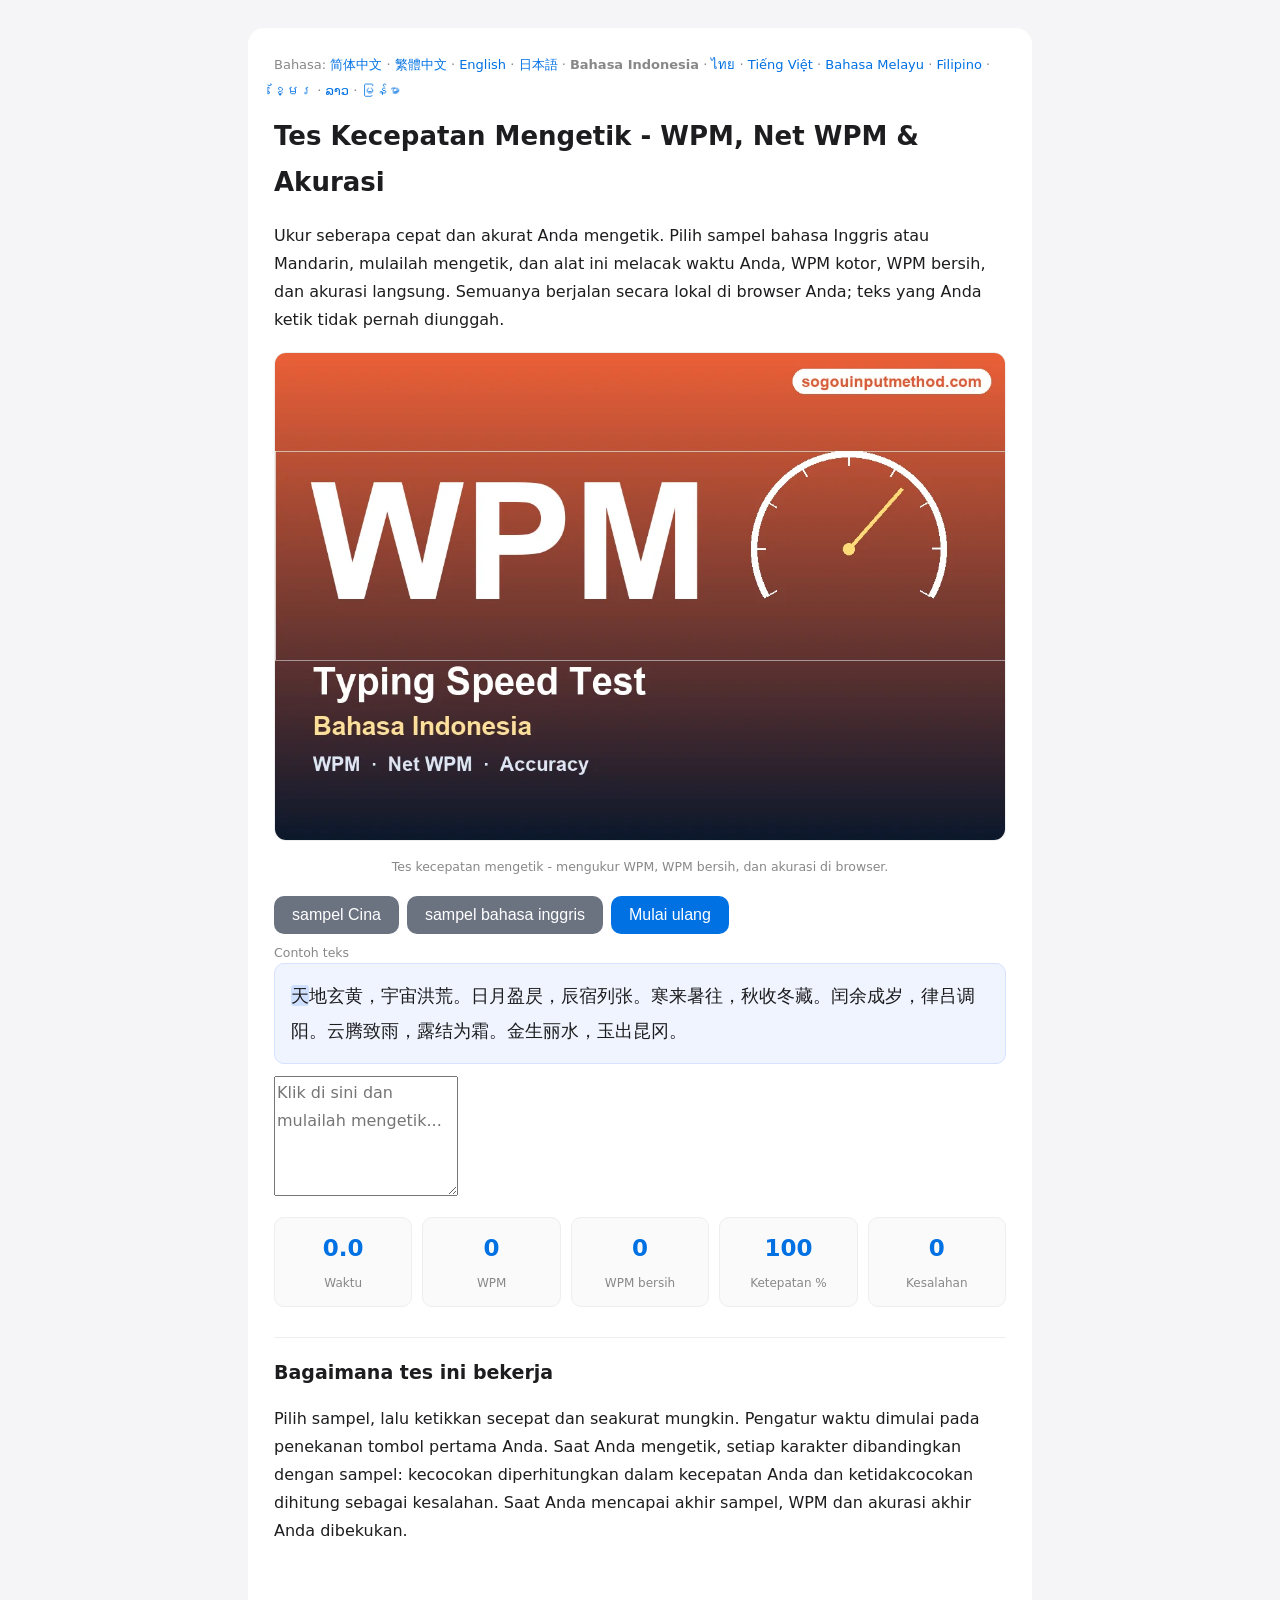
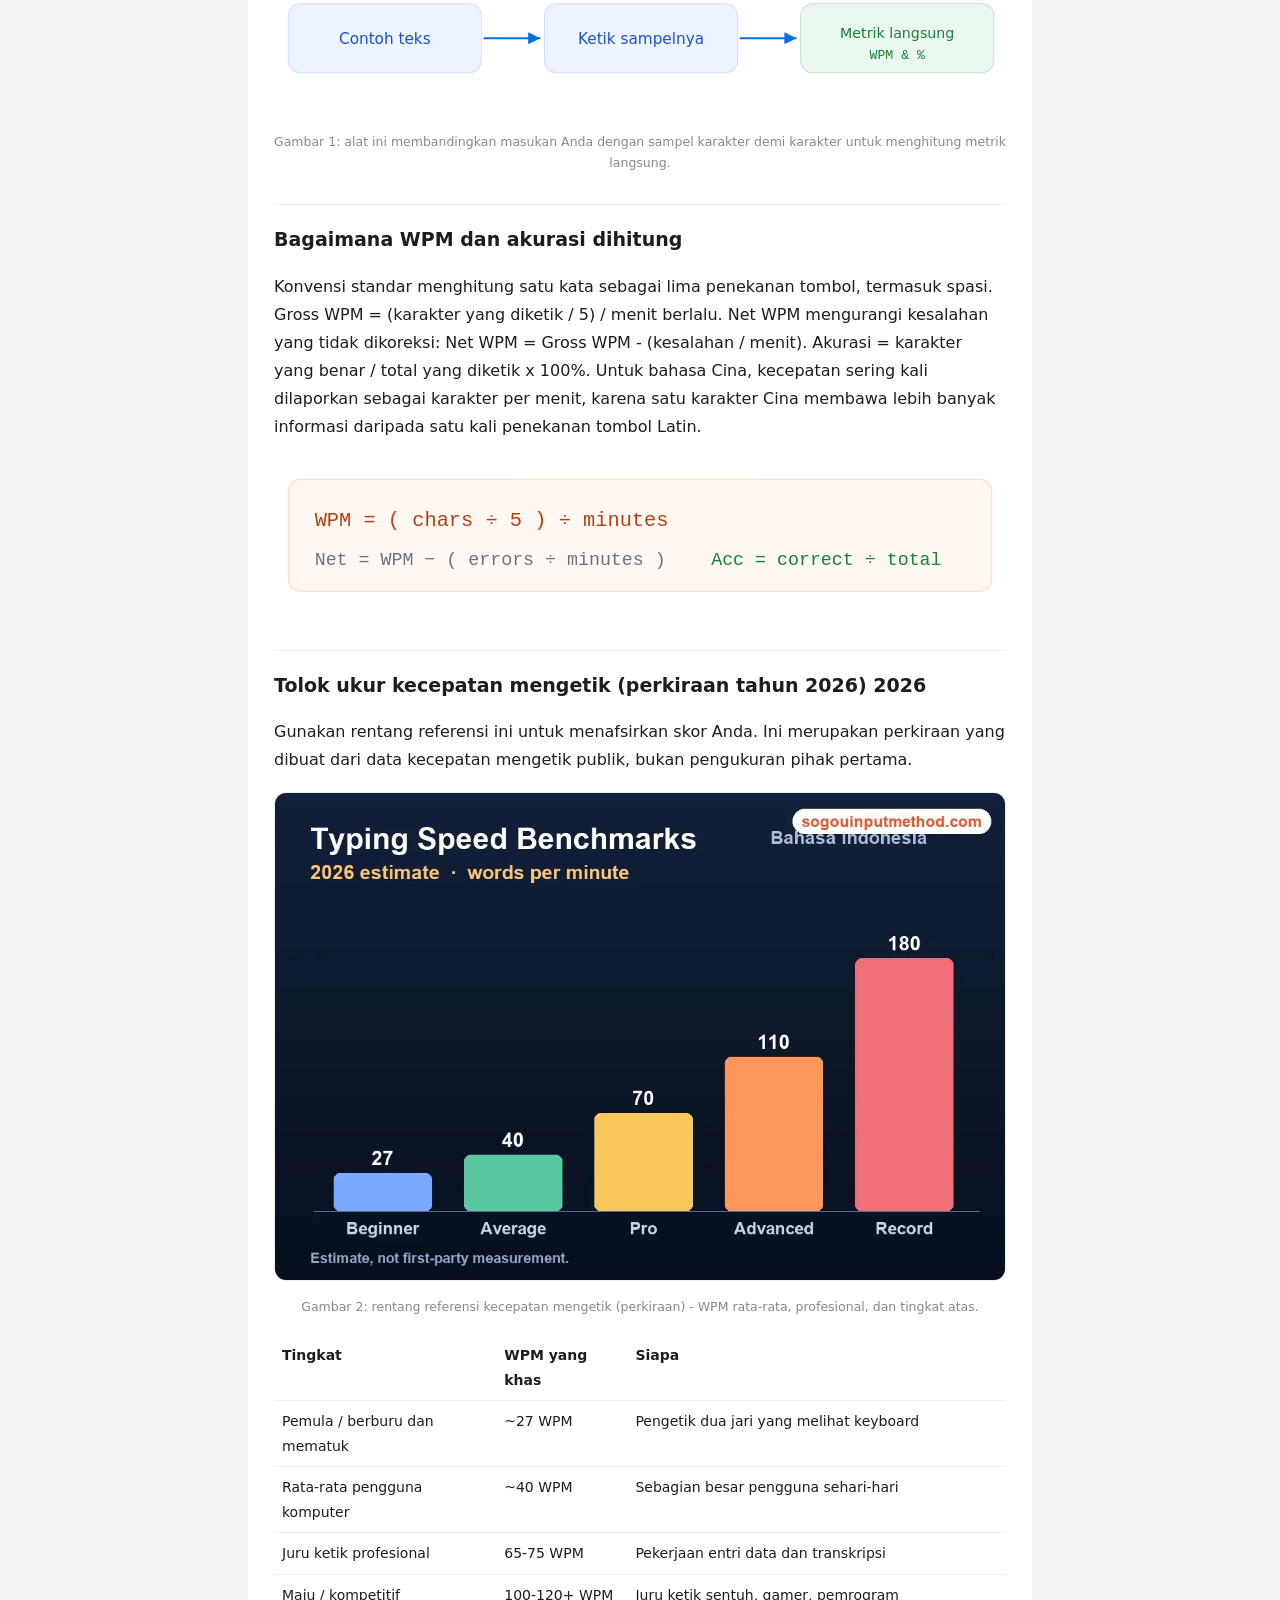
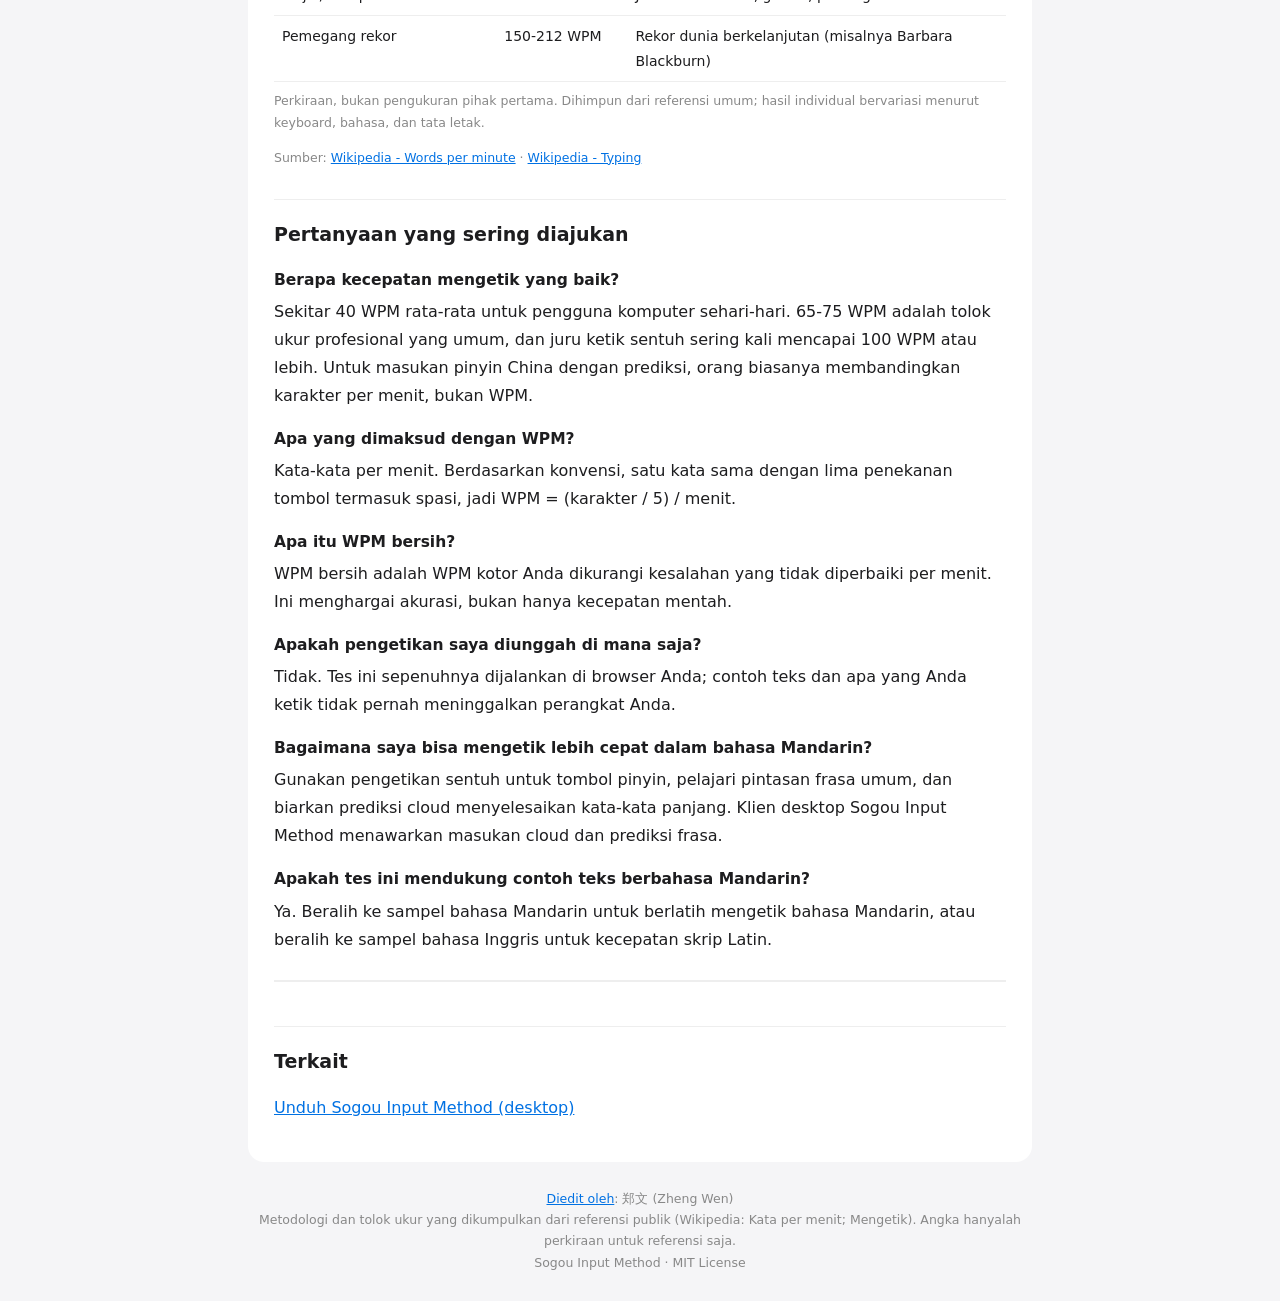
<file: id/index.html>
<!DOCTYPE html><html lang="id"><head><meta charset="utf-8">
<meta name="viewport" content="width=device-width,initial-scale=1">
<title>Tes Kecepatan Mengetik (WPM &amp; Akurasi) - Alat Sogou Input Method</title>
<meta name="description" content="Tes kecepatan mengetik online gratis: ukur kata per menit (WPM), WPM bersih, dan akurasi dengan sampel bahasa Inggris atau Mandarin. Berjalan sepenuhnya di browser Anda - tidak ada yang diunggah.">
<link rel="canonical" href="https://smartscarl.github.io/id/">
<link rel="alternate" hreflang="zh-Hans" href="https://smartscarl.github.io/">
<link rel="alternate" hreflang="zh-Hant" href="https://smartscarl.github.io/zh-tw/">
<link rel="alternate" hreflang="en" href="https://smartscarl.github.io/en/">
<link rel="alternate" hreflang="ja" href="https://smartscarl.github.io/ja/">
<link rel="alternate" hreflang="id" href="https://smartscarl.github.io/id/">
<link rel="alternate" hreflang="th" href="https://smartscarl.github.io/th/">
<link rel="alternate" hreflang="vi" href="https://smartscarl.github.io/vi/">
<link rel="alternate" hreflang="ms" href="https://smartscarl.github.io/ms/">
<link rel="alternate" hreflang="fil" href="https://smartscarl.github.io/fil/">
<link rel="alternate" hreflang="km" href="https://smartscarl.github.io/km/">
<link rel="alternate" hreflang="lo" href="https://smartscarl.github.io/lo/">
<link rel="alternate" hreflang="my" href="https://smartscarl.github.io/my/">
<link rel="alternate" hreflang="x-default" href="https://smartscarl.github.io/">
<script type="application/ld+json">
{
 "@context": "https://schema.org",
 "@graph": [
  {
   "@type": "WebApplication",
   "name": "Tes Kecepatan Mengetik (WPM & Akurasi) - Alat Sogou Input Method",
   "url": "https://smartscarl.github.io/id/",
   "applicationCategory": "UtilitiesApplication",
   "operatingSystem": "Web browser",
   "inLanguage": "id",
   "description": "Tes kecepatan mengetik online gratis: ukur kata per menit (WPM), WPM bersih, dan akurasi dengan sampel bahasa Inggris atau Mandarin. Berjalan sepenuhnya di browser Anda - tidak ada yang diunggah.",
   "isAccessibleForFree": true,
   "browserRequirements": "Requires JavaScript",
   "offers": {
    "@type": "Offer",
    "price": "0",
    "priceCurrency": "USD"
   },
   "author": {
    "@type": "Person",
    "name": "Zheng Wen",
    "url": "https://smartscarl.github.io/about-zhengwen/"
   }
  },
  {
   "@type": "FAQPage",
   "inLanguage": "id",
   "url": "https://smartscarl.github.io/id/",
   "mainEntity": [
    {
     "@type": "Question",
     "name": "Berapa kecepatan mengetik yang baik?",
     "acceptedAnswer": {
      "@type": "Answer",
      "text": "Sekitar 40 WPM rata-rata untuk pengguna komputer sehari-hari. 65-75 WPM adalah tolok ukur profesional yang umum, dan juru ketik sentuh sering kali mencapai 100 WPM atau lebih. Untuk masukan pinyin China dengan prediksi, orang biasanya membandingkan karakter per menit, bukan WPM."
     }
    },
    {
     "@type": "Question",
     "name": "Apa yang dimaksud dengan WPM?",
     "acceptedAnswer": {
      "@type": "Answer",
      "text": "Kata-kata per menit. Berdasarkan konvensi, satu kata sama dengan lima penekanan tombol termasuk spasi, jadi WPM = (karakter / 5) / menit."
     }
    },
    {
     "@type": "Question",
     "name": "Apa itu WPM bersih?",
     "acceptedAnswer": {
      "@type": "Answer",
      "text": "WPM bersih adalah WPM kotor Anda dikurangi kesalahan yang tidak diperbaiki per menit. Ini menghargai akurasi, bukan hanya kecepatan mentah."
     }
    },
    {
     "@type": "Question",
     "name": "Apakah pengetikan saya diunggah di mana saja?",
     "acceptedAnswer": {
      "@type": "Answer",
      "text": "Tidak. Tes ini sepenuhnya dijalankan di browser Anda; contoh teks dan apa yang Anda ketik tidak pernah meninggalkan perangkat Anda."
     }
    },
    {
     "@type": "Question",
     "name": "Bagaimana saya bisa mengetik lebih cepat dalam bahasa Mandarin?",
     "acceptedAnswer": {
      "@type": "Answer",
      "text": "Gunakan pengetikan sentuh untuk tombol pinyin, pelajari pintasan frasa umum, dan biarkan prediksi cloud menyelesaikan kata-kata panjang. Klien desktop Sogou Input Method menawarkan masukan cloud dan prediksi frasa."
     }
    },
    {
     "@type": "Question",
     "name": "Apakah tes ini mendukung contoh teks berbahasa Mandarin?",
     "acceptedAnswer": {
      "@type": "Answer",
      "text": "Ya. Beralih ke sampel bahasa Mandarin untuk berlatih mengetik bahasa Mandarin, atau beralih ke sampel bahasa Inggris untuk kecepatan skrip Latin."
     }
    }
   ]
  }
 ]
}
</script>
<link rel="stylesheet" href="/style.css"></head>
<body><div class="wrap"><main>
<nav class="lang">Bahasa: <a href="/">简体中文</a> · <a href="/zh-tw/">繁體中文</a> · <a href="/en/">English</a> · <a href="/ja/">日本語</a> · <strong>Bahasa Indonesia</strong> · <a href="/th/">ไทย</a> · <a href="/vi/">Tiếng Việt</a> · <a href="/ms/">Bahasa Melayu</a> · <a href="/fil/">Filipino</a> · <a href="/km/">ខ្មែរ</a> · <a href="/lo/">ລາວ</a> · <a href="/my/">မြန်မာ</a></nav>
<h1>Tes Kecepatan Mengetik - WPM, Net WPM &amp; Akurasi</h1>
<p>Ukur seberapa cepat dan akurat Anda mengetik. Pilih sampel bahasa Inggris atau Mandarin, mulailah mengetik, dan alat ini melacak waktu Anda, WPM kotor, WPM bersih, dan akurasi langsung. Semuanya berjalan secara lokal di browser Anda; teks yang Anda ketik tidak pernah diunggah.</p>
<figure class="i4png"><picture><source type="image/webp" srcset="/img/cover_id.webp"><img src="/img/cover_id.png" alt="Tes kecepatan mengetik - mengukur WPM, WPM bersih, dan akurasi di browser." fetchpriority="high" width="1120" height="746" style="width:100%;height:auto;border-radius:12px;border:1px solid #eee"></picture><figcaption>Tes kecepatan mengetik - mengukur WPM, WPM bersih, dan akurasi di browser.</figcaption></figure>
<div class="tt-wrap"><div class="tt-btns"><button class="sec" data-sample="zh">sampel Cina</button><button class="sec" data-sample="en">sampel bahasa inggris</button><button id="tt-restart">Mulai ulang</button></div><div class="label">Contoh teks</div><div id="tt-target" class="tt-target" aria-live="polite"></div><textarea id="tt-input" placeholder="Klik di sini dan mulailah mengetik..." autocomplete="off" autocapitalize="off" spellcheck="false"></textarea><div class="tt-stats"><div class="tt-stat"><b id="tt-time">0.0</b><span>Waktu</span></div><div class="tt-stat"><b id="tt-wpm">0</b><span>WPM</span></div><div class="tt-stat"><b id="tt-net">0</b><span>WPM bersih</span></div><div class="tt-stat"><b id="tt-acc">100</b><span>Ketepatan %</span></div><div class="tt-stat"><b id="tt-err">0</b><span>Kesalahan</span></div></div><div id="tt-done" class="note" role="status" style="display:none"></div></div>
<h2>Bagaimana tes ini bekerja</h2>
<p>Pilih sampel, lalu ketikkan secepat dan seakurat mungkin. Pengatur waktu dimulai pada penekanan tombol pertama Anda. Saat Anda mengetik, setiap karakter dibandingkan dengan sampel: kecocokan diperhitungkan dalam kecepatan Anda dan ketidakcocokan dihitung sebagai kesalahan. Saat Anda mencapai akhir sampel, WPM dan akurasi akhir Anda dibekukan.</p>
<figure><svg viewBox="0 0 720 150" xmlns="http://www.w3.org/2000/svg" role="img" aria-label="Metrik langsung"><defs><marker id="ar" markerWidth="9" markerHeight="9" refX="6" refY="3" orient="auto"><path d="M0,0 L6,3 L0,6 Z" fill="#0071e3"/></marker></defs><rect x="14" y="40" width="190" height="68" rx="12" fill="#eef4ff" stroke="#cfe0ff"/><text x="109" y="80" text-anchor="middle" font-family="system-ui,Arial" font-size="15" fill="#1d4ed8">Contoh teks</text><rect x="266" y="40" width="190" height="68" rx="12" fill="#eef4ff" stroke="#cfe0ff"/><text x="361" y="80" text-anchor="middle" font-family="system-ui,Arial" font-size="15" fill="#1d4ed8">Ketik sampelnya</text><rect x="518" y="40" width="190" height="68" rx="12" fill="#e9f7ef" stroke="#bfe6cd"/><text x="613" y="74" text-anchor="middle" font-family="system-ui,Arial" font-size="14" fill="#1a7f37">Metrik langsung</text><text x="613" y="94" text-anchor="middle" font-family="ui-monospace,Consolas,monospace" font-size="13" fill="#1a7f37">WPM &amp; %</text><line x1="206" y1="74" x2="262" y2="74" stroke="#0071e3" stroke-width="2" marker-end="url(#ar)"/><line x1="458" y1="74" x2="514" y2="74" stroke="#0071e3" stroke-width="2" marker-end="url(#ar)"/></svg><figcaption>Gambar 1: alat ini membandingkan masukan Anda dengan sampel karakter demi karakter untuk menghitung metrik langsung.</figcaption></figure>
<h2>Bagaimana WPM dan akurasi dihitung</h2>
<p>Konvensi standar menghitung satu kata sebagai lima penekanan tombol, termasuk spasi. Gross WPM = (karakter yang diketik / 5) / menit berlalu. Net WPM mengurangi kesalahan yang tidak dikoreksi: Net WPM = Gross WPM - (kesalahan / menit). Akurasi = karakter yang benar / total yang diketik x 100%. Untuk bahasa Cina, kecepatan sering kali dilaporkan sebagai karakter per menit, karena satu karakter Cina membawa lebih banyak informasi daripada satu kali penekanan tombol Latin.</p>
<figure><svg viewBox="0 0 720 150" xmlns="http://www.w3.org/2000/svg" role="img" aria-label="WPM formula"><rect x="14" y="20" width="692" height="110" rx="12" fill="#fff8f2" stroke="#ffd9c2"/><text x="40" y="66" font-family="ui-monospace,Consolas,monospace" font-size="20" fill="#b34114">WPM = ( chars &#247; 5 ) &#247; minutes</text><text x="40" y="104" font-family="ui-monospace,Consolas,monospace" font-size="18" fill="#6b7280">Net = WPM &#8722; ( errors &#247; minutes )</text><text x="430" y="104" font-family="ui-monospace,Consolas,monospace" font-size="18" fill="#1a7f37">Acc = correct &#247; total</text></svg></figure>
<section id="i4data">
<h2>Tolok ukur kecepatan mengetik (perkiraan tahun 2026) <span class="i4year">2026</span></h2>
<p>Gunakan rentang referensi ini untuk menafsirkan skor Anda. Ini merupakan perkiraan yang dibuat dari data kecepatan mengetik publik, bukan pengukuran pihak pertama.</p>
<figure class="i4png"><picture><source type="image/webp" srcset="/img/board_id.webp"><img src="/img/board_id.png" alt="Gambar 2: rentang referensi kecepatan mengetik (perkiraan) - WPM rata-rata, profesional, dan tingkat atas." loading="lazy" width="1120" height="746" style="width:100%;height:auto;border-radius:12px;border:1px solid #eee"></picture><figcaption>Gambar 2: rentang referensi kecepatan mengetik (perkiraan) - WPM rata-rata, profesional, dan tingkat atas.</figcaption></figure>
<table class="bench"><tr><th>Tingkat</th><th>WPM yang khas</th><th>Siapa</th></tr><tr><td>Pemula / berburu dan mematuk</td><td>~27 WPM</td><td>Pengetik dua jari yang melihat keyboard</td></tr><tr><td>Rata-rata pengguna komputer</td><td>~40 WPM</td><td>Sebagian besar pengguna sehari-hari</td></tr><tr><td>Juru ketik profesional</td><td>65-75 WPM</td><td>Pekerjaan entri data dan transkripsi</td></tr><tr><td>Maju / kompetitif</td><td>100-120+ WPM</td><td>Juru ketik sentuh, gamer, pemrogram</td></tr><tr><td>Pemegang rekor</td><td>150-212 WPM</td><td>Rekor dunia berkelanjutan (misalnya Barbara Blackburn)</td></tr></table>
<p class="note">Perkiraan, bukan pengukuran pihak pertama. Dihimpun dari referensi umum; hasil individual bervariasi menurut keyboard, bahasa, dan tata letak.</p>
<p class="src">Sumber: <a href="https://en.wikipedia.org/wiki/Words_per_minute" rel="nofollow noopener" target="_blank">Wikipedia - Words per minute</a> · <a href="https://en.wikipedia.org/wiki/Typing" rel="nofollow noopener" target="_blank">Wikipedia - Typing</a></p>
</section>
<h2>Pertanyaan yang sering diajukan</h2>
<div class="faq"><h3>Berapa kecepatan mengetik yang baik?</h3><p>Sekitar 40 WPM rata-rata untuk pengguna komputer sehari-hari. 65-75 WPM adalah tolok ukur profesional yang umum, dan juru ketik sentuh sering kali mencapai 100 WPM atau lebih. Untuk masukan pinyin China dengan prediksi, orang biasanya membandingkan karakter per menit, bukan WPM.</p></div>
<div class="faq"><h3>Apa yang dimaksud dengan WPM?</h3><p>Kata-kata per menit. Berdasarkan konvensi, satu kata sama dengan lima penekanan tombol termasuk spasi, jadi WPM = (karakter / 5) / menit.</p></div>
<div class="faq"><h3>Apa itu WPM bersih?</h3><p>WPM bersih adalah WPM kotor Anda dikurangi kesalahan yang tidak diperbaiki per menit. Ini menghargai akurasi, bukan hanya kecepatan mentah.</p></div>
<div class="faq"><h3>Apakah pengetikan saya diunggah di mana saja?</h3><p>Tidak. Tes ini sepenuhnya dijalankan di browser Anda; contoh teks dan apa yang Anda ketik tidak pernah meninggalkan perangkat Anda.</p></div>
<div class="faq"><h3>Bagaimana saya bisa mengetik lebih cepat dalam bahasa Mandarin?</h3><p>Gunakan pengetikan sentuh untuk tombol pinyin, pelajari pintasan frasa umum, dan biarkan prediksi cloud menyelesaikan kata-kata panjang. Klien desktop Sogou Input Method menawarkan masukan cloud dan prediksi frasa.</p></div>
<div class="faq"><h3>Apakah tes ini mendukung contoh teks berbahasa Mandarin?</h3><p>Ya. Beralih ke sampel bahasa Mandarin untuk berlatih mengetik bahasa Mandarin, atau beralih ke sampel bahasa Inggris untuk kecepatan skrip Latin.</p></div>
<div class="related"><h2>Terkait</h2><p><a href="https://sogouinputmethod.com/download/">Unduh Sogou Input Method (desktop)</a></p></div>
</main>
<footer><a href="/about-zhengwen/">Diedit oleh</a>: 郑文 (Zheng Wen)<br>Metodologi dan tolok ukur yang dikumpulkan dari referensi publik (Wikipedia: Kata per menit; Mengetik). Angka hanyalah perkiraan untuk referensi saja.<br>Sogou Input Method · MIT License</footer>
</div>
<script>window.TT_DONE="Selesai. WPM dan akurasi akhir Anda ditunjukkan di atas.";</script>
<script src="/typing.js"></script></body></html>
</file>
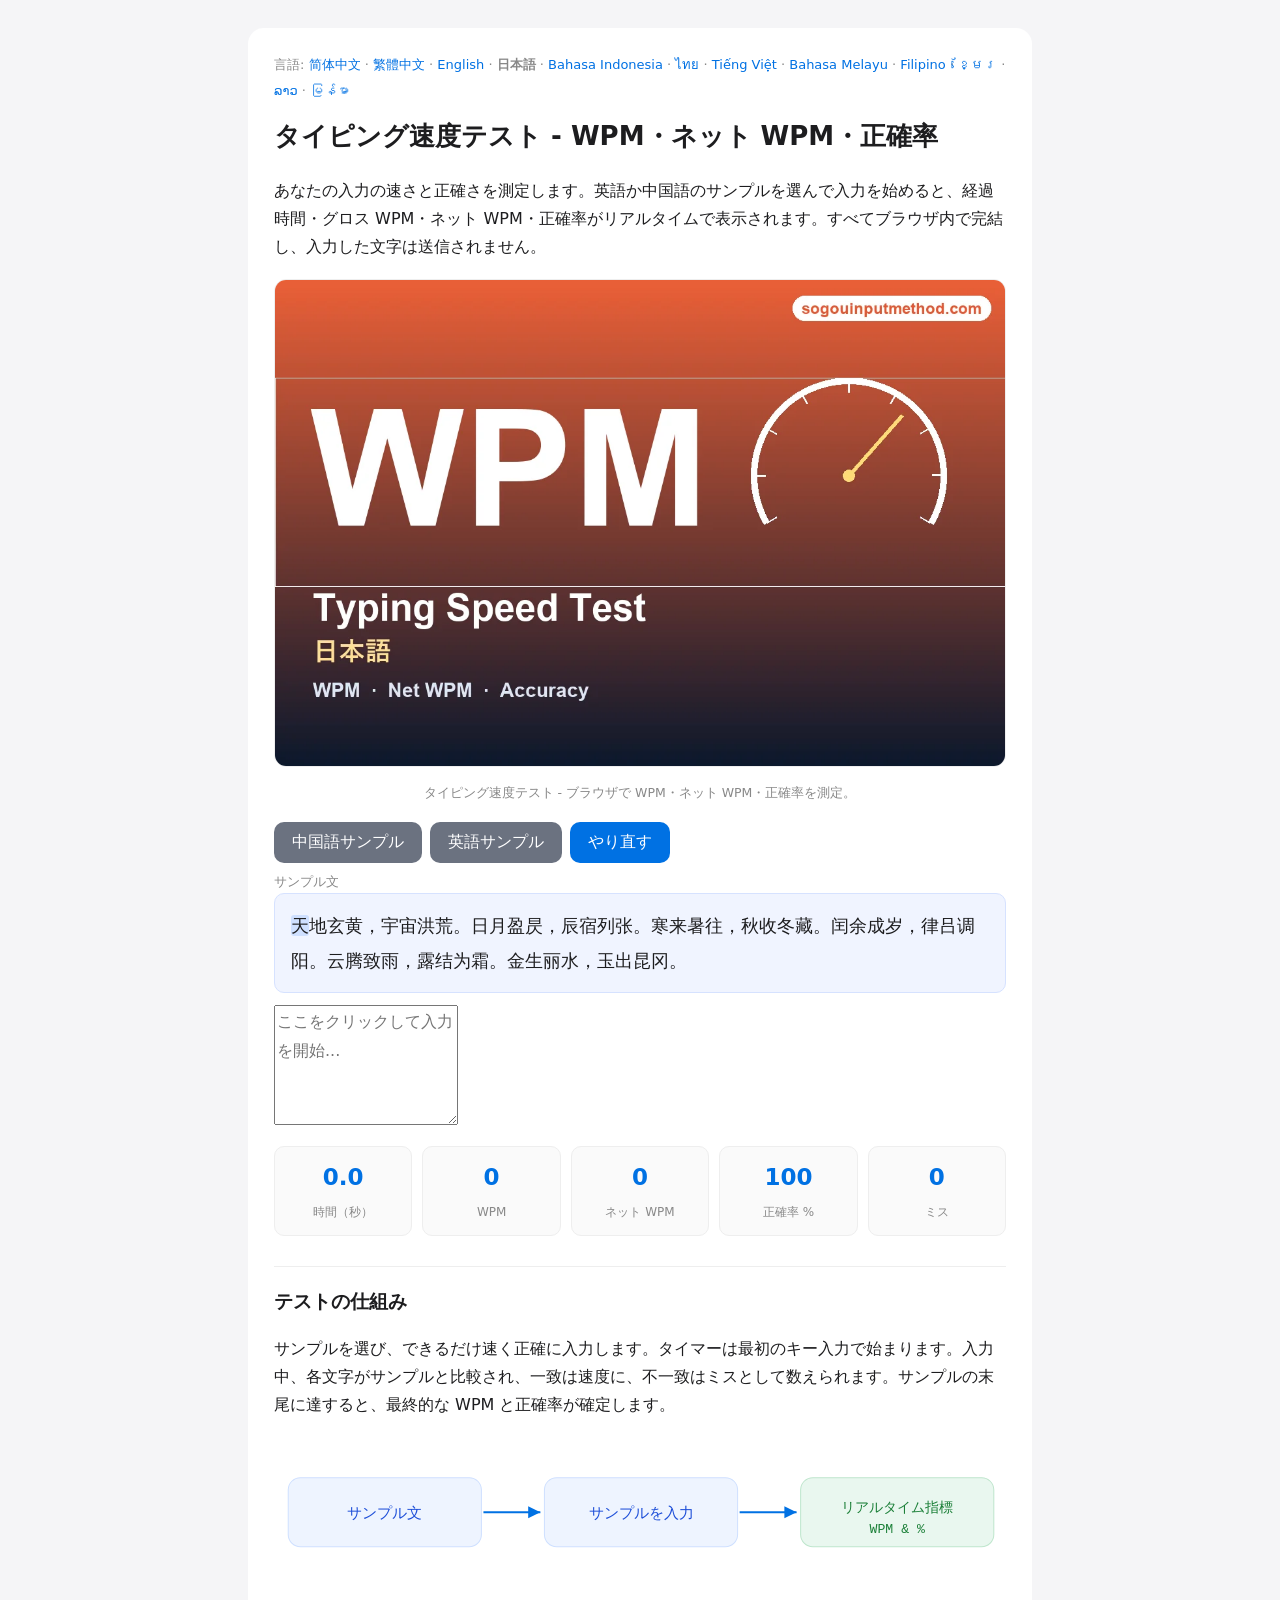
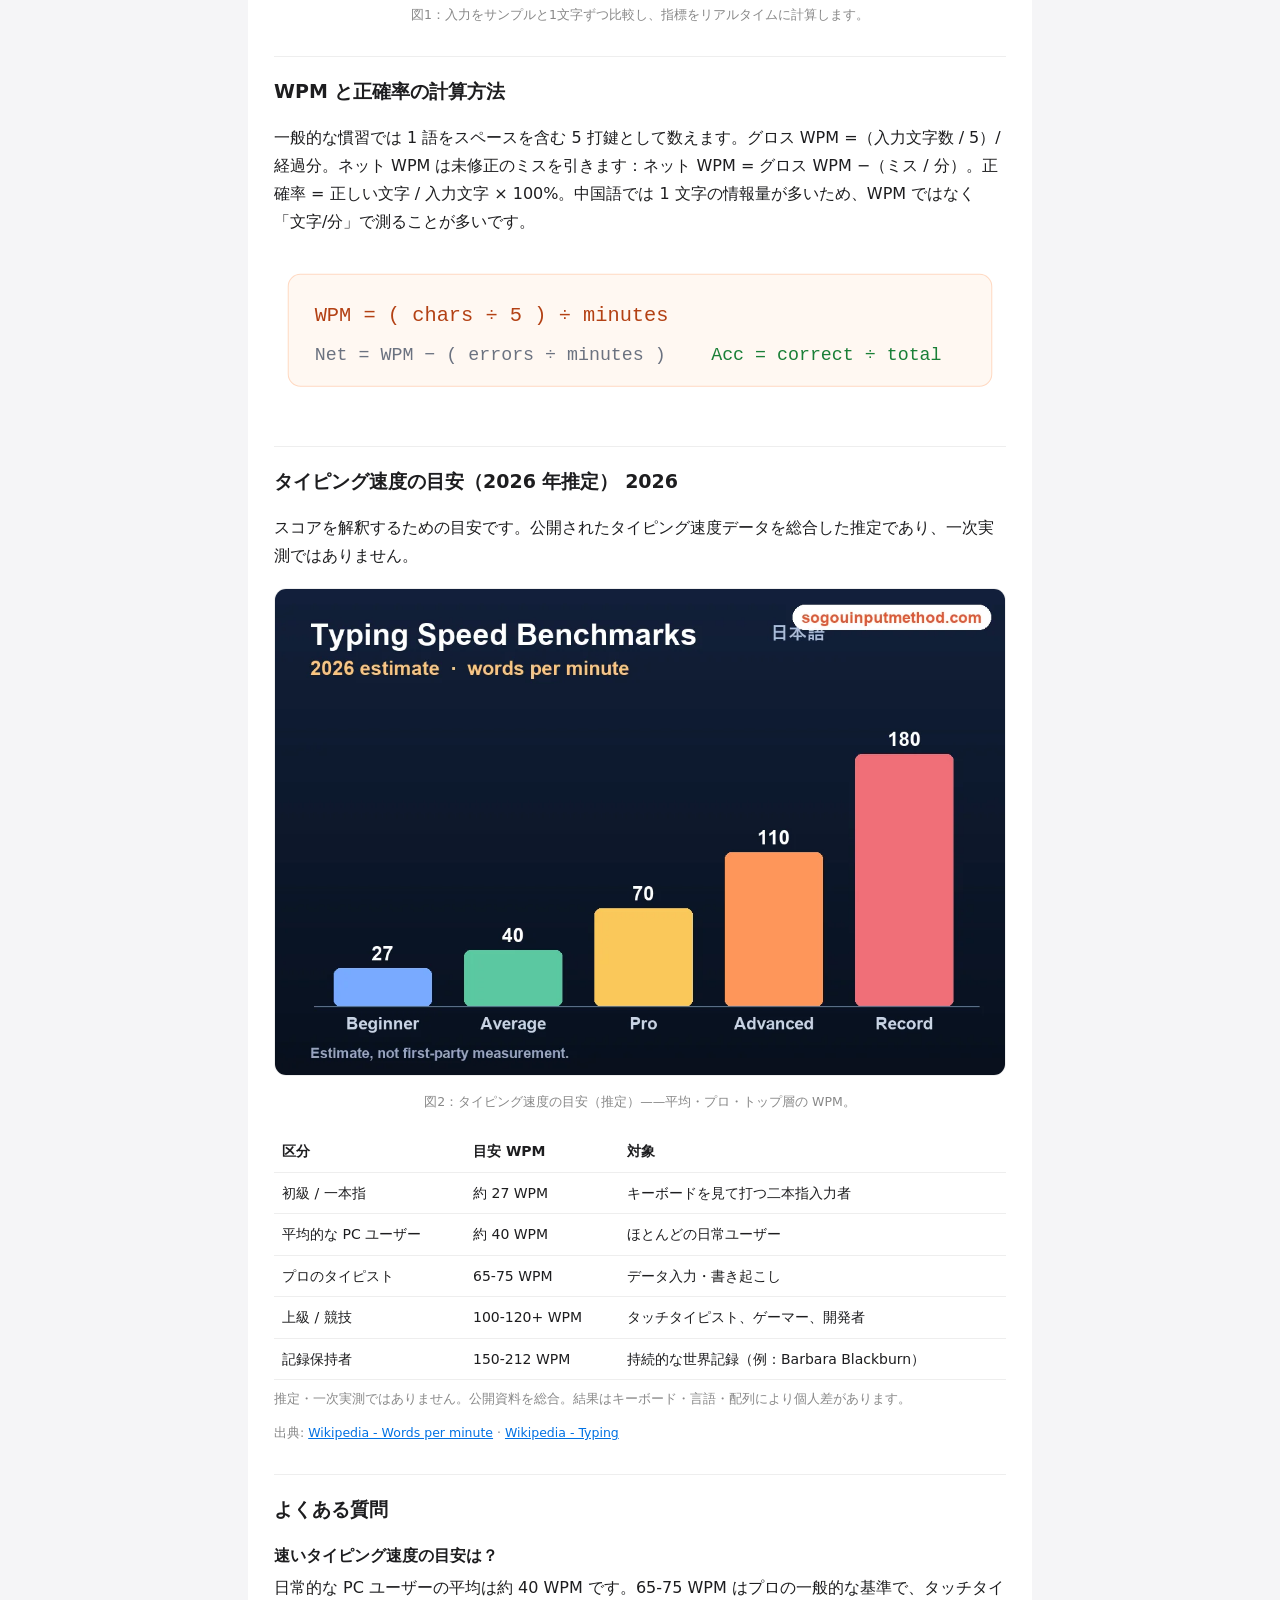
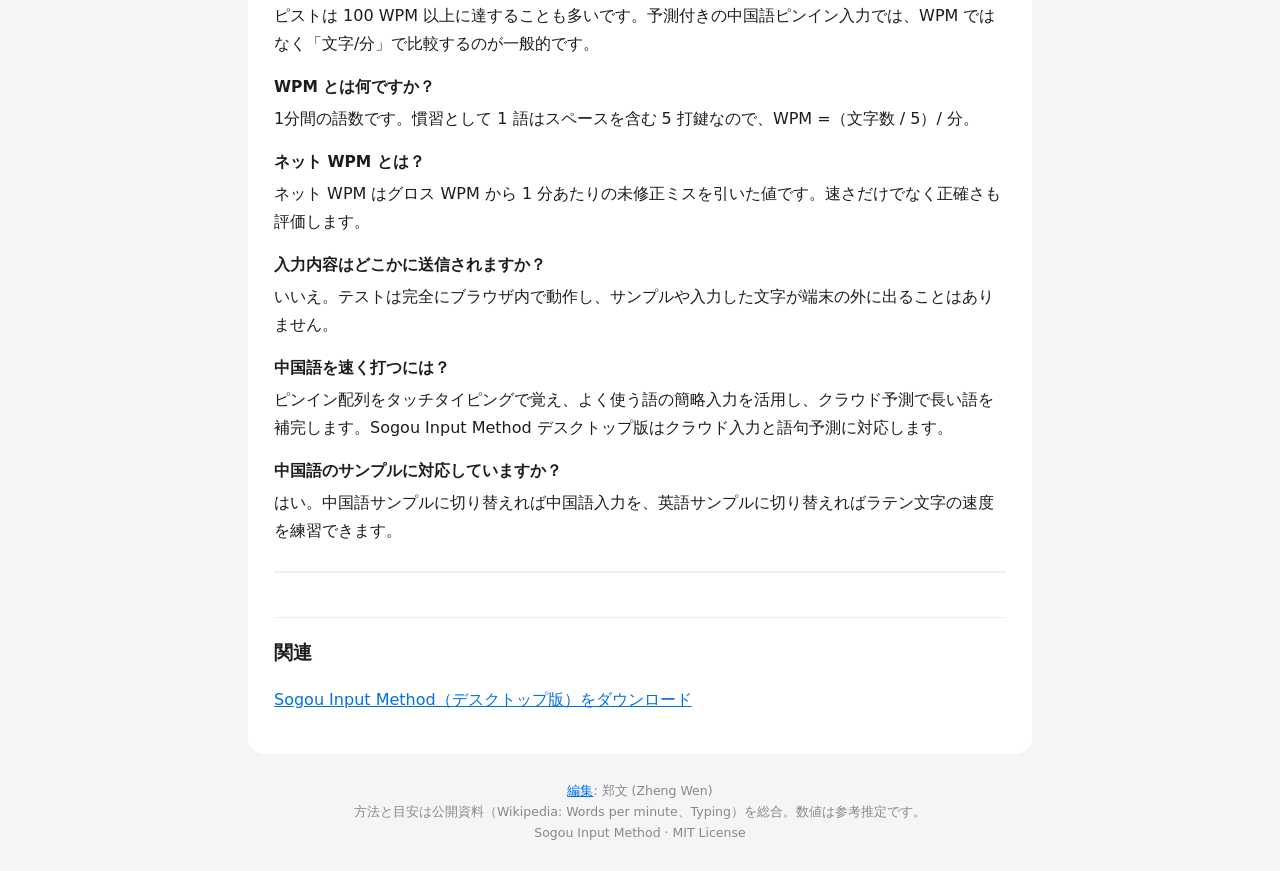
<file: ja/index.html>
<!DOCTYPE html><html lang="ja"><head><meta charset="utf-8">
<meta name="viewport" content="width=device-width,initial-scale=1">
<title>タイピング速度テスト（WPM・正確率）- Sogou Input Method ツール</title>
<meta name="description" content="無料のオンライン・タイピング速度テスト。英語または中国語のサンプルで WPM（1分間の語数）・ネット WPM・正確率を測定。すべてブラウザ内で動作し、入力内容はアップロードされません。">
<link rel="canonical" href="https://smartscarl.github.io/ja/">
<link rel="alternate" hreflang="zh-Hans" href="https://smartscarl.github.io/">
<link rel="alternate" hreflang="zh-Hant" href="https://smartscarl.github.io/zh-tw/">
<link rel="alternate" hreflang="en" href="https://smartscarl.github.io/en/">
<link rel="alternate" hreflang="ja" href="https://smartscarl.github.io/ja/">
<link rel="alternate" hreflang="id" href="https://smartscarl.github.io/id/">
<link rel="alternate" hreflang="th" href="https://smartscarl.github.io/th/">
<link rel="alternate" hreflang="vi" href="https://smartscarl.github.io/vi/">
<link rel="alternate" hreflang="ms" href="https://smartscarl.github.io/ms/">
<link rel="alternate" hreflang="fil" href="https://smartscarl.github.io/fil/">
<link rel="alternate" hreflang="km" href="https://smartscarl.github.io/km/">
<link rel="alternate" hreflang="lo" href="https://smartscarl.github.io/lo/">
<link rel="alternate" hreflang="my" href="https://smartscarl.github.io/my/">
<link rel="alternate" hreflang="x-default" href="https://smartscarl.github.io/">
<script type="application/ld+json">
{
 "@context": "https://schema.org",
 "@graph": [
  {
   "@type": "WebApplication",
   "name": "タイピング速度テスト（WPM・正確率）- Sogou Input Method ツール",
   "url": "https://smartscarl.github.io/ja/",
   "applicationCategory": "UtilitiesApplication",
   "operatingSystem": "Web browser",
   "inLanguage": "ja",
   "description": "無料のオンライン・タイピング速度テスト。英語または中国語のサンプルで WPM（1分間の語数）・ネット WPM・正確率を測定。すべてブラウザ内で動作し、入力内容はアップロードされません。",
   "isAccessibleForFree": true,
   "browserRequirements": "Requires JavaScript",
   "offers": {
    "@type": "Offer",
    "price": "0",
    "priceCurrency": "USD"
   },
   "author": {
    "@type": "Person",
    "name": "Zheng Wen",
    "url": "https://smartscarl.github.io/about-zhengwen/"
   }
  },
  {
   "@type": "FAQPage",
   "inLanguage": "ja",
   "url": "https://smartscarl.github.io/ja/",
   "mainEntity": [
    {
     "@type": "Question",
     "name": "速いタイピング速度の目安は？",
     "acceptedAnswer": {
      "@type": "Answer",
      "text": "日常的な PC ユーザーの平均は約 40 WPM です。65-75 WPM はプロの一般的な基準で、タッチタイピストは 100 WPM 以上に達することも多いです。予測付きの中国語ピンイン入力では、WPM ではなく「文字/分」で比較するのが一般的です。"
     }
    },
    {
     "@type": "Question",
     "name": "WPM とは何ですか？",
     "acceptedAnswer": {
      "@type": "Answer",
      "text": "1分間の語数です。慣習として 1 語はスペースを含む 5 打鍵なので、WPM =（文字数 / 5）/ 分。"
     }
    },
    {
     "@type": "Question",
     "name": "ネット WPM とは？",
     "acceptedAnswer": {
      "@type": "Answer",
      "text": "ネット WPM はグロス WPM から 1 分あたりの未修正ミスを引いた値です。速さだけでなく正確さも評価します。"
     }
    },
    {
     "@type": "Question",
     "name": "入力内容はどこかに送信されますか？",
     "acceptedAnswer": {
      "@type": "Answer",
      "text": "いいえ。テストは完全にブラウザ内で動作し、サンプルや入力した文字が端末の外に出ることはありません。"
     }
    },
    {
     "@type": "Question",
     "name": "中国語を速く打つには？",
     "acceptedAnswer": {
      "@type": "Answer",
      "text": "ピンイン配列をタッチタイピングで覚え、よく使う語の簡略入力を活用し、クラウド予測で長い語を補完します。Sogou Input Method デスクトップ版はクラウド入力と語句予測に対応します。"
     }
    },
    {
     "@type": "Question",
     "name": "中国語のサンプルに対応していますか？",
     "acceptedAnswer": {
      "@type": "Answer",
      "text": "はい。中国語サンプルに切り替えれば中国語入力を、英語サンプルに切り替えればラテン文字の速度を練習できます。"
     }
    }
   ]
  }
 ]
}
</script>
<link rel="stylesheet" href="/style.css"></head>
<body><div class="wrap"><main>
<nav class="lang">言語: <a href="/">简体中文</a> · <a href="/zh-tw/">繁體中文</a> · <a href="/en/">English</a> · <strong>日本語</strong> · <a href="/id/">Bahasa Indonesia</a> · <a href="/th/">ไทย</a> · <a href="/vi/">Tiếng Việt</a> · <a href="/ms/">Bahasa Melayu</a> · <a href="/fil/">Filipino</a> · <a href="/km/">ខ្មែរ</a> · <a href="/lo/">ລາວ</a> · <a href="/my/">မြန်မာ</a></nav>
<h1>タイピング速度テスト - WPM・ネット WPM・正確率</h1>
<p>あなたの入力の速さと正確さを測定します。英語か中国語のサンプルを選んで入力を始めると、経過時間・グロス WPM・ネット WPM・正確率がリアルタイムで表示されます。すべてブラウザ内で完結し、入力した文字は送信されません。</p>
<figure class="i4png"><picture><source type="image/webp" srcset="/img/cover_ja.webp"><img src="/img/cover_ja.png" alt="タイピング速度テスト - ブラウザで WPM・ネット WPM・正確率を測定。" fetchpriority="high" width="1120" height="746" style="width:100%;height:auto;border-radius:12px;border:1px solid #eee"></picture><figcaption>タイピング速度テスト - ブラウザで WPM・ネット WPM・正確率を測定。</figcaption></figure>
<div class="tt-wrap"><div class="tt-btns"><button class="sec" data-sample="zh">中国語サンプル</button><button class="sec" data-sample="en">英語サンプル</button><button id="tt-restart">やり直す</button></div><div class="label">サンプル文</div><div id="tt-target" class="tt-target" aria-live="polite"></div><textarea id="tt-input" placeholder="ここをクリックして入力を開始..." autocomplete="off" autocapitalize="off" spellcheck="false"></textarea><div class="tt-stats"><div class="tt-stat"><b id="tt-time">0.0</b><span>時間（秒）</span></div><div class="tt-stat"><b id="tt-wpm">0</b><span>WPM</span></div><div class="tt-stat"><b id="tt-net">0</b><span>ネット WPM</span></div><div class="tt-stat"><b id="tt-acc">100</b><span>正確率 %</span></div><div class="tt-stat"><b id="tt-err">0</b><span>ミス</span></div></div><div id="tt-done" class="note" role="status" style="display:none"></div></div>
<h2>テストの仕組み</h2>
<p>サンプルを選び、できるだけ速く正確に入力します。タイマーは最初のキー入力で始まります。入力中、各文字がサンプルと比較され、一致は速度に、不一致はミスとして数えられます。サンプルの末尾に達すると、最終的な WPM と正確率が確定します。</p>
<figure><svg viewBox="0 0 720 150" xmlns="http://www.w3.org/2000/svg" role="img" aria-label="リアルタイム指標"><defs><marker id="ar" markerWidth="9" markerHeight="9" refX="6" refY="3" orient="auto"><path d="M0,0 L6,3 L0,6 Z" fill="#0071e3"/></marker></defs><rect x="14" y="40" width="190" height="68" rx="12" fill="#eef4ff" stroke="#cfe0ff"/><text x="109" y="80" text-anchor="middle" font-family="system-ui,Arial" font-size="15" fill="#1d4ed8">サンプル文</text><rect x="266" y="40" width="190" height="68" rx="12" fill="#eef4ff" stroke="#cfe0ff"/><text x="361" y="80" text-anchor="middle" font-family="system-ui,Arial" font-size="15" fill="#1d4ed8">サンプルを入力</text><rect x="518" y="40" width="190" height="68" rx="12" fill="#e9f7ef" stroke="#bfe6cd"/><text x="613" y="74" text-anchor="middle" font-family="system-ui,Arial" font-size="14" fill="#1a7f37">リアルタイム指標</text><text x="613" y="94" text-anchor="middle" font-family="ui-monospace,Consolas,monospace" font-size="13" fill="#1a7f37">WPM &amp; %</text><line x1="206" y1="74" x2="262" y2="74" stroke="#0071e3" stroke-width="2" marker-end="url(#ar)"/><line x1="458" y1="74" x2="514" y2="74" stroke="#0071e3" stroke-width="2" marker-end="url(#ar)"/></svg><figcaption>図1：入力をサンプルと1文字ずつ比較し、指標をリアルタイムに計算します。</figcaption></figure>
<h2>WPM と正確率の計算方法</h2>
<p>一般的な慣習では 1 語をスペースを含む 5 打鍵として数えます。グロス WPM =（入力文字数 / 5）/ 経過分。ネット WPM は未修正のミスを引きます：ネット WPM = グロス WPM −（ミス / 分）。正確率 = 正しい文字 / 入力文字 × 100%。中国語では 1 文字の情報量が多いため、WPM ではなく「文字/分」で測ることが多いです。</p>
<figure><svg viewBox="0 0 720 150" xmlns="http://www.w3.org/2000/svg" role="img" aria-label="WPM formula"><rect x="14" y="20" width="692" height="110" rx="12" fill="#fff8f2" stroke="#ffd9c2"/><text x="40" y="66" font-family="ui-monospace,Consolas,monospace" font-size="20" fill="#b34114">WPM = ( chars &#247; 5 ) &#247; minutes</text><text x="40" y="104" font-family="ui-monospace,Consolas,monospace" font-size="18" fill="#6b7280">Net = WPM &#8722; ( errors &#247; minutes )</text><text x="430" y="104" font-family="ui-monospace,Consolas,monospace" font-size="18" fill="#1a7f37">Acc = correct &#247; total</text></svg></figure>
<section id="i4data">
<h2>タイピング速度の目安（2026 年推定） <span class="i4year">2026</span></h2>
<p>スコアを解釈するための目安です。公開されたタイピング速度データを総合した推定であり、一次実測ではありません。</p>
<figure class="i4png"><picture><source type="image/webp" srcset="/img/board_ja.webp"><img src="/img/board_ja.png" alt="図2：タイピング速度の目安（推定）——平均・プロ・トップ層の WPM。" loading="lazy" width="1120" height="746" style="width:100%;height:auto;border-radius:12px;border:1px solid #eee"></picture><figcaption>図2：タイピング速度の目安（推定）——平均・プロ・トップ層の WPM。</figcaption></figure>
<table class="bench"><tr><th>区分</th><th>目安 WPM</th><th>対象</th></tr><tr><td>初級 / 一本指</td><td>約 27 WPM</td><td>キーボードを見て打つ二本指入力者</td></tr><tr><td>平均的な PC ユーザー</td><td>約 40 WPM</td><td>ほとんどの日常ユーザー</td></tr><tr><td>プロのタイピスト</td><td>65-75 WPM</td><td>データ入力・書き起こし</td></tr><tr><td>上級 / 競技</td><td>100-120+ WPM</td><td>タッチタイピスト、ゲーマー、開発者</td></tr><tr><td>記録保持者</td><td>150-212 WPM</td><td>持続的な世界記録（例：Barbara Blackburn）</td></tr></table>
<p class="note">推定・一次実測ではありません。公開資料を総合。結果はキーボード・言語・配列により個人差があります。</p>
<p class="src">出典: <a href="https://en.wikipedia.org/wiki/Words_per_minute" rel="nofollow noopener" target="_blank">Wikipedia - Words per minute</a> · <a href="https://en.wikipedia.org/wiki/Typing" rel="nofollow noopener" target="_blank">Wikipedia - Typing</a></p>
</section>
<h2>よくある質問</h2>
<div class="faq"><h3>速いタイピング速度の目安は？</h3><p>日常的な PC ユーザーの平均は約 40 WPM です。65-75 WPM はプロの一般的な基準で、タッチタイピストは 100 WPM 以上に達することも多いです。予測付きの中国語ピンイン入力では、WPM ではなく「文字/分」で比較するのが一般的です。</p></div>
<div class="faq"><h3>WPM とは何ですか？</h3><p>1分間の語数です。慣習として 1 語はスペースを含む 5 打鍵なので、WPM =（文字数 / 5）/ 分。</p></div>
<div class="faq"><h3>ネット WPM とは？</h3><p>ネット WPM はグロス WPM から 1 分あたりの未修正ミスを引いた値です。速さだけでなく正確さも評価します。</p></div>
<div class="faq"><h3>入力内容はどこかに送信されますか？</h3><p>いいえ。テストは完全にブラウザ内で動作し、サンプルや入力した文字が端末の外に出ることはありません。</p></div>
<div class="faq"><h3>中国語を速く打つには？</h3><p>ピンイン配列をタッチタイピングで覚え、よく使う語の簡略入力を活用し、クラウド予測で長い語を補完します。Sogou Input Method デスクトップ版はクラウド入力と語句予測に対応します。</p></div>
<div class="faq"><h3>中国語のサンプルに対応していますか？</h3><p>はい。中国語サンプルに切り替えれば中国語入力を、英語サンプルに切り替えればラテン文字の速度を練習できます。</p></div>
<div class="related"><h2>関連</h2><p><a href="https://sogouinputmethod.com/download/">Sogou Input Method（デスクトップ版）をダウンロード</a></p></div>
</main>
<footer><a href="/about-zhengwen/">編集</a>: 郑文 (Zheng Wen)<br>方法と目安は公開資料（Wikipedia: Words per minute、Typing）を総合。数値は参考推定です。<br>Sogou Input Method · MIT License</footer>
</div>
<script>window.TT_DONE="完了。最終的な WPM と正確率は上に表示されています。";</script>
<script src="/typing.js"></script></body></html>
</file>
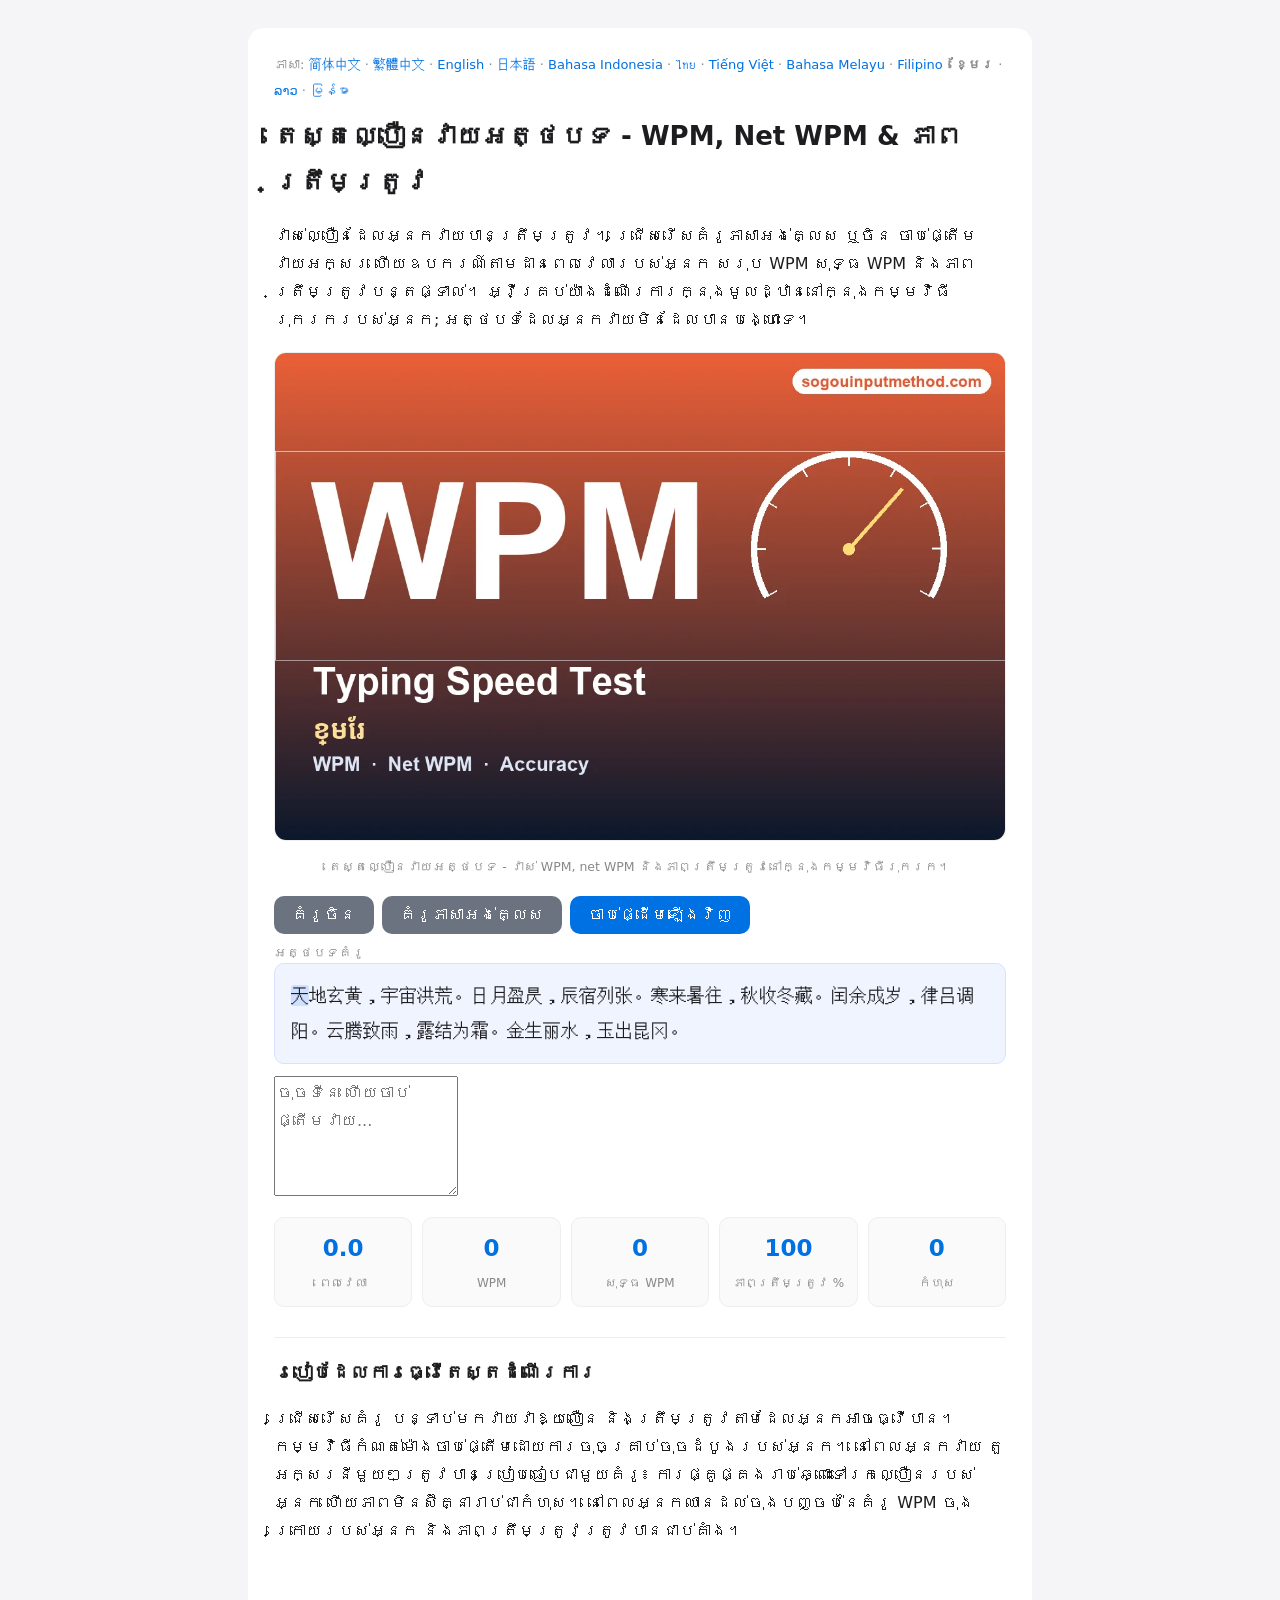
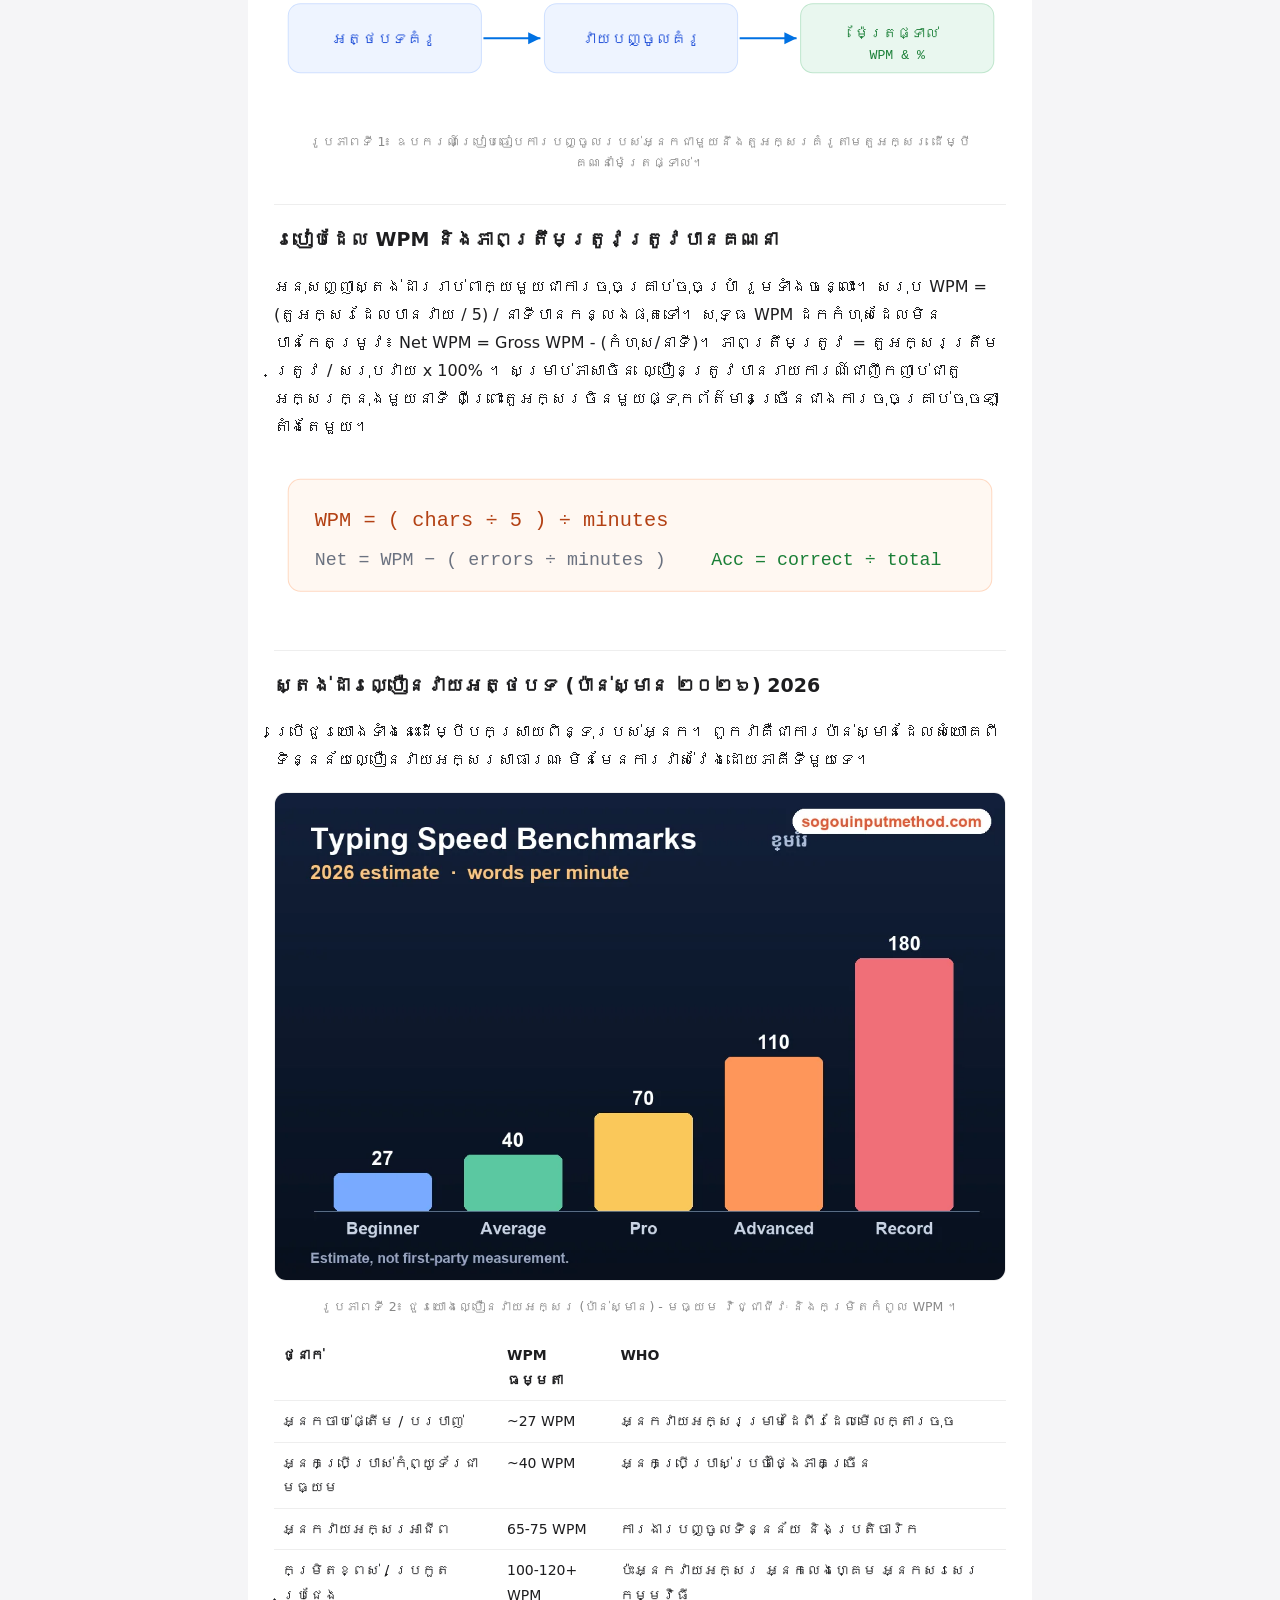
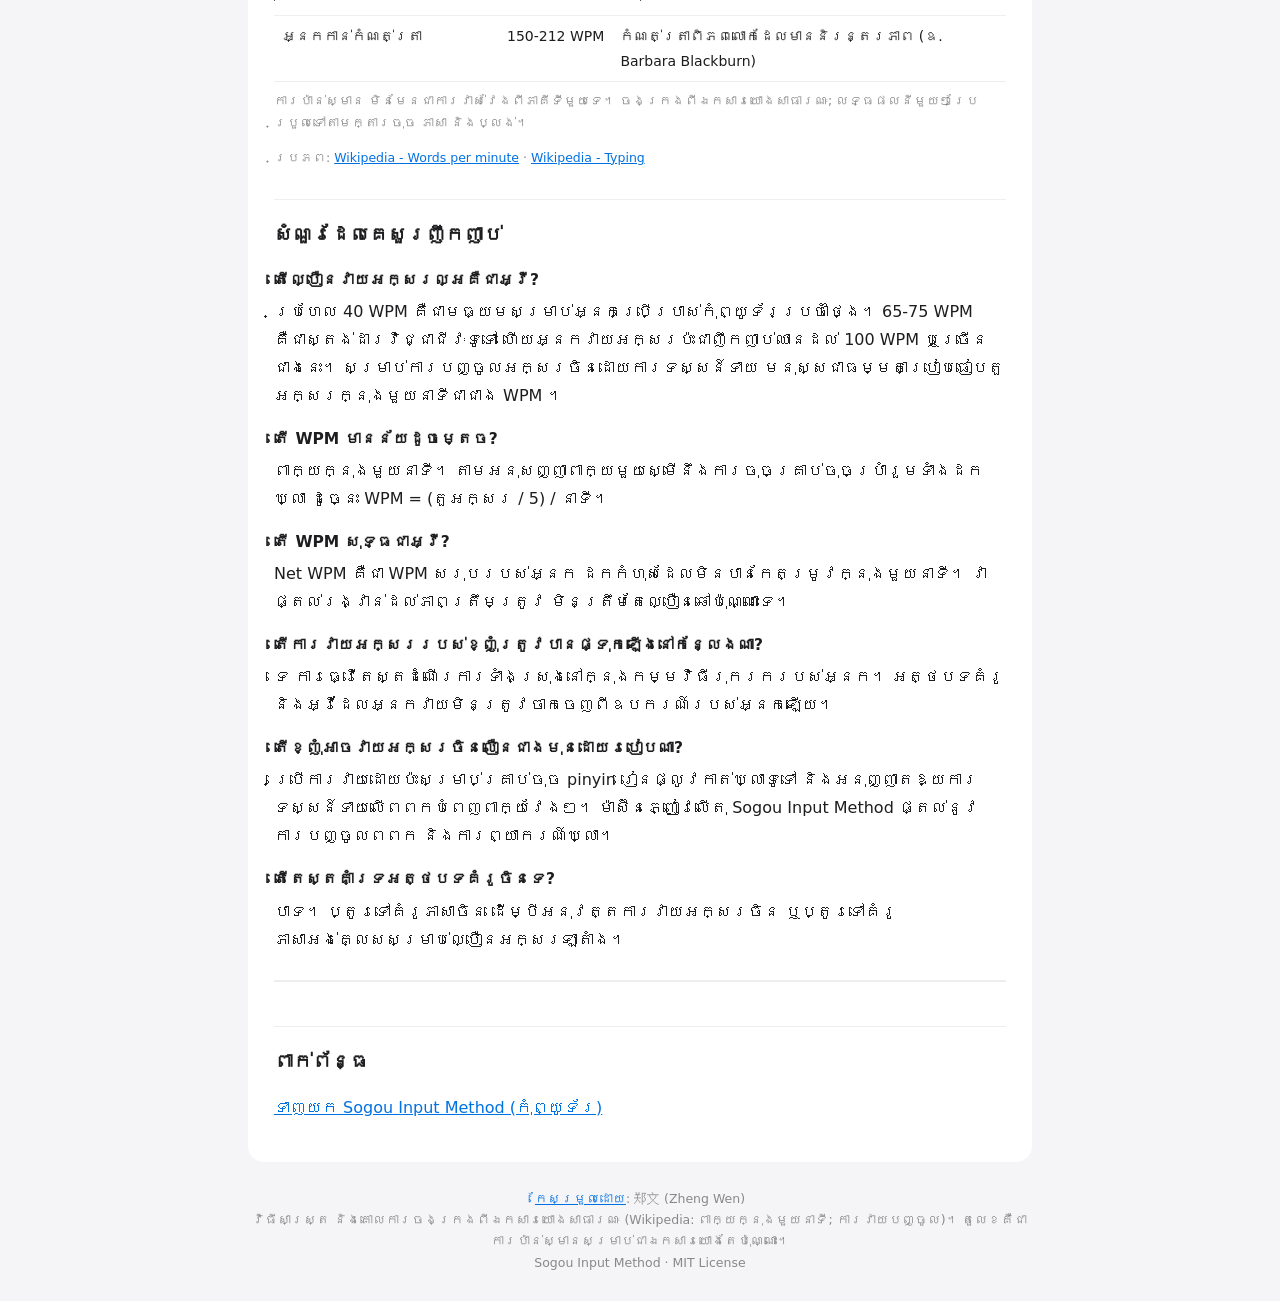
<file: km/index.html>
<!DOCTYPE html><html lang="km"><head><meta charset="utf-8">
<meta name="viewport" content="width=device-width,initial-scale=1">
<title>តេស្តល្បឿនវាយអត្ថបទ (WPM &amp; ភាពត្រឹមត្រូវ) - ឧបករណ៍ Sogou Input Method</title>
<meta name="description" content="ការធ្វើតេស្តល្បឿនវាយអក្សរតាមអ៊ីនធឺណិតដោយឥតគិតថ្លៃ៖ វាស់ពាក្យរបស់អ្នកក្នុងមួយនាទី (WPM) សុទ្ធ WPM និងភាពត្រឹមត្រូវជាមួយនឹងគំរូភាសាអង់គ្លេស ឬចិន។ ដំណើរការយ៉ាងពេញលេញនៅក្នុងកម្មវិធីរុករករបស់អ្នក - គ្មានអ្វីត្រូវបានផ្ទុកឡើងទេ។">
<link rel="canonical" href="https://smartscarl.github.io/km/">
<link rel="alternate" hreflang="zh-Hans" href="https://smartscarl.github.io/">
<link rel="alternate" hreflang="zh-Hant" href="https://smartscarl.github.io/zh-tw/">
<link rel="alternate" hreflang="en" href="https://smartscarl.github.io/en/">
<link rel="alternate" hreflang="ja" href="https://smartscarl.github.io/ja/">
<link rel="alternate" hreflang="id" href="https://smartscarl.github.io/id/">
<link rel="alternate" hreflang="th" href="https://smartscarl.github.io/th/">
<link rel="alternate" hreflang="vi" href="https://smartscarl.github.io/vi/">
<link rel="alternate" hreflang="ms" href="https://smartscarl.github.io/ms/">
<link rel="alternate" hreflang="fil" href="https://smartscarl.github.io/fil/">
<link rel="alternate" hreflang="km" href="https://smartscarl.github.io/km/">
<link rel="alternate" hreflang="lo" href="https://smartscarl.github.io/lo/">
<link rel="alternate" hreflang="my" href="https://smartscarl.github.io/my/">
<link rel="alternate" hreflang="x-default" href="https://smartscarl.github.io/">
<script type="application/ld+json">
{
 "@context": "https://schema.org",
 "@graph": [
  {
   "@type": "WebApplication",
   "name": "តេស្តល្បឿនវាយអត្ថបទ (WPM & ភាពត្រឹមត្រូវ) - ឧបករណ៍ Sogou Input Method",
   "url": "https://smartscarl.github.io/km/",
   "applicationCategory": "UtilitiesApplication",
   "operatingSystem": "Web browser",
   "inLanguage": "km",
   "description": "ការធ្វើតេស្តល្បឿនវាយអក្សរតាមអ៊ីនធឺណិតដោយឥតគិតថ្លៃ៖ វាស់ពាក្យរបស់អ្នកក្នុងមួយនាទី (WPM) សុទ្ធ WPM និងភាពត្រឹមត្រូវជាមួយនឹងគំរូភាសាអង់គ្លេស ឬចិន។ ដំណើរការយ៉ាងពេញលេញនៅក្នុងកម្មវិធីរុករករបស់អ្នក - គ្មានអ្វីត្រូវបានផ្ទុកឡើងទេ។",
   "isAccessibleForFree": true,
   "browserRequirements": "Requires JavaScript",
   "offers": {
    "@type": "Offer",
    "price": "0",
    "priceCurrency": "USD"
   },
   "author": {
    "@type": "Person",
    "name": "Zheng Wen",
    "url": "https://smartscarl.github.io/about-zhengwen/"
   }
  },
  {
   "@type": "FAQPage",
   "inLanguage": "km",
   "url": "https://smartscarl.github.io/km/",
   "mainEntity": [
    {
     "@type": "Question",
     "name": "តើល្បឿនវាយអក្សរល្អគឺជាអ្វី?",
     "acceptedAnswer": {
      "@type": "Answer",
      "text": "ប្រហែល 40 WPM គឺជាមធ្យមសម្រាប់អ្នកប្រើប្រាស់កុំព្យូទ័រប្រចាំថ្ងៃ។ 65-75 WPM គឺជាស្តង់ដារវិជ្ជាជីវៈទូទៅ ហើយអ្នកវាយអក្សរប៉ះជាញឹកញាប់ឈានដល់ 100 WPM ឬច្រើនជាងនេះ។ សម្រាប់​ការ​បញ្ចូល​អក្សរ​ចិន​ដោយ​ការ​ទស្សន៍ទាយ មនុស្ស​ជា​ធម្មតា​ប្រៀបធៀប​តួអក្សរ​ក្នុង​មួយ​នាទី​ជាជាង WPM ។"
     }
    },
    {
     "@type": "Question",
     "name": "តើ WPM មានន័យដូចម្តេច?",
     "acceptedAnswer": {
      "@type": "Answer",
      "text": "ពាក្យក្នុងមួយនាទី។ តាមអនុសញ្ញាពាក្យមួយស្មើនឹងការចុចគ្រាប់ចុចប្រាំរួមទាំងដកឃ្លា ដូច្នេះ WPM = (តួអក្សរ / 5) / នាទី។"
     }
    },
    {
     "@type": "Question",
     "name": "តើ WPM សុទ្ធជាអ្វី?",
     "acceptedAnswer": {
      "@type": "Answer",
      "text": "Net WPM គឺជា WPM សរុបរបស់អ្នក ដកកំហុសដែលមិនបានកែតម្រូវក្នុងមួយនាទី។ វាផ្តល់រង្វាន់ដល់ភាពត្រឹមត្រូវ មិនត្រឹមតែល្បឿនឆៅប៉ុណ្ណោះទេ។"
     }
    },
    {
     "@type": "Question",
     "name": "តើ​ការ​វាយ​អក្សរ​របស់​ខ្ញុំ​ត្រូវ​បាន​ផ្ទុក​ឡើង​នៅ​កន្លែង​ណា?",
     "acceptedAnswer": {
      "@type": "Answer",
      "text": "ទេ ការធ្វើតេស្តដំណើរការទាំងស្រុងនៅក្នុងកម្មវិធីរុករករបស់អ្នក។ អត្ថបទគំរូ និងអ្វីដែលអ្នកវាយមិនត្រូវចាកចេញពីឧបករណ៍របស់អ្នកឡើយ។"
     }
    },
    {
     "@type": "Question",
     "name": "តើខ្ញុំអាចវាយអក្សរចិនលឿនជាងមុនដោយរបៀបណា?",
     "acceptedAnswer": {
      "@type": "Answer",
      "text": "ប្រើការវាយដោយប៉ះសម្រាប់គ្រាប់ចុច pinyin រៀនផ្លូវកាត់ឃ្លាទូទៅ និងអនុញ្ញាតឱ្យការទស្សន៍ទាយលើពពកបំពេញពាក្យវែងៗ។ ម៉ាស៊ីនភ្ញៀវលើតុ Sogou Input Method ផ្តល់នូវការបញ្ចូលពពក និងការព្យាករណ៍ឃ្លា។"
     }
    },
    {
     "@type": "Question",
     "name": "តើតេស្តគាំទ្រអត្ថបទគំរូចិនទេ?",
     "acceptedAnswer": {
      "@type": "Answer",
      "text": "បាទ។ ប្តូរទៅគំរូភាសាចិន ដើម្បីអនុវត្តការវាយអក្សរចិន ឬប្តូរទៅគំរូភាសាអង់គ្លេសសម្រាប់ល្បឿនអក្សរឡាតាំង។"
     }
    }
   ]
  }
 ]
}
</script>
<link rel="stylesheet" href="/style.css"></head>
<body><div class="wrap"><main>
<nav class="lang">ភាសា: <a href="/">简体中文</a> · <a href="/zh-tw/">繁體中文</a> · <a href="/en/">English</a> · <a href="/ja/">日本語</a> · <a href="/id/">Bahasa Indonesia</a> · <a href="/th/">ไทย</a> · <a href="/vi/">Tiếng Việt</a> · <a href="/ms/">Bahasa Melayu</a> · <a href="/fil/">Filipino</a> · <strong>ខ្មែរ</strong> · <a href="/lo/">ລາວ</a> · <a href="/my/">မြန်မာ</a></nav>
<h1>តេស្តល្បឿនវាយអត្ថបទ - WPM, Net WPM &amp; ភាពត្រឹមត្រូវ</h1>
<p>វាស់ល្បឿនដែលអ្នកវាយបានត្រឹមត្រូវ។ ជ្រើសរើសគំរូភាសាអង់គ្លេស ឬចិន ចាប់ផ្តើមវាយអក្សរ ហើយឧបករណ៍តាមដានពេលវេលារបស់អ្នក សរុប WPM សុទ្ធ WPM និងភាពត្រឹមត្រូវបន្តផ្ទាល់។ អ្វីគ្រប់យ៉ាងដំណើរការក្នុងមូលដ្ឋាននៅក្នុងកម្មវិធីរុករករបស់អ្នក; អត្ថបទដែលអ្នកវាយមិនដែលបានបង្ហោះទេ។</p>
<figure class="i4png"><picture><source type="image/webp" srcset="/img/cover_km.webp"><img src="/img/cover_km.png" alt="តេស្តល្បឿនវាយអត្ថបទ - វាស់ WPM, net WPM និងភាពត្រឹមត្រូវនៅក្នុងកម្មវិធីរុករក។" fetchpriority="high" width="1120" height="746" style="width:100%;height:auto;border-radius:12px;border:1px solid #eee"></picture><figcaption>តេស្តល្បឿនវាយអត្ថបទ - វាស់ WPM, net WPM និងភាពត្រឹមត្រូវនៅក្នុងកម្មវិធីរុករក។</figcaption></figure>
<div class="tt-wrap"><div class="tt-btns"><button class="sec" data-sample="zh">គំរូចិន</button><button class="sec" data-sample="en">គំរូភាសាអង់គ្លេស</button><button id="tt-restart">ចាប់ផ្ដើមឡើងវិញ</button></div><div class="label">អត្ថបទគំរូ</div><div id="tt-target" class="tt-target" aria-live="polite"></div><textarea id="tt-input" placeholder="ចុចទីនេះ ហើយចាប់ផ្តើមវាយ..." autocomplete="off" autocapitalize="off" spellcheck="false"></textarea><div class="tt-stats"><div class="tt-stat"><b id="tt-time">0.0</b><span>ពេលវេលា</span></div><div class="tt-stat"><b id="tt-wpm">0</b><span>WPM</span></div><div class="tt-stat"><b id="tt-net">0</b><span>សុទ្ធ WPM</span></div><div class="tt-stat"><b id="tt-acc">100</b><span>ភាពត្រឹមត្រូវ %</span></div><div class="tt-stat"><b id="tt-err">0</b><span>កំហុស</span></div></div><div id="tt-done" class="note" role="status" style="display:none"></div></div>
<h2>របៀបដែលការធ្វើតេស្តដំណើរការ</h2>
<p>ជ្រើសរើសគំរូ បន្ទាប់មកវាយវាឱ្យលឿន និងត្រឹមត្រូវតាមដែលអ្នកអាចធ្វើបាន។ កម្មវិធីកំណត់ម៉ោងចាប់ផ្តើមដោយការចុចគ្រាប់ចុចដំបូងរបស់អ្នក។ នៅពេលអ្នកវាយ តួអក្សរនីមួយៗត្រូវបានប្រៀបធៀបជាមួយគំរូ៖ ការផ្គូផ្គងរាប់ឆ្ពោះទៅរកល្បឿនរបស់អ្នក ហើយភាពមិនស៊ីគ្នារាប់ជាកំហុស។ នៅពេលអ្នកឈានដល់ចុងបញ្ចប់នៃគំរូ WPM ចុងក្រោយរបស់អ្នក និងភាពត្រឹមត្រូវត្រូវបានជាប់គាំង។</p>
<figure><svg viewBox="0 0 720 150" xmlns="http://www.w3.org/2000/svg" role="img" aria-label="ម៉ែត្រផ្ទាល់"><defs><marker id="ar" markerWidth="9" markerHeight="9" refX="6" refY="3" orient="auto"><path d="M0,0 L6,3 L0,6 Z" fill="#0071e3"/></marker></defs><rect x="14" y="40" width="190" height="68" rx="12" fill="#eef4ff" stroke="#cfe0ff"/><text x="109" y="80" text-anchor="middle" font-family="system-ui,Arial" font-size="15" fill="#1d4ed8">អត្ថបទគំរូ</text><rect x="266" y="40" width="190" height="68" rx="12" fill="#eef4ff" stroke="#cfe0ff"/><text x="361" y="80" text-anchor="middle" font-family="system-ui,Arial" font-size="15" fill="#1d4ed8">វាយបញ្ចូលគំរូ</text><rect x="518" y="40" width="190" height="68" rx="12" fill="#e9f7ef" stroke="#bfe6cd"/><text x="613" y="74" text-anchor="middle" font-family="system-ui,Arial" font-size="14" fill="#1a7f37">ម៉ែត្រផ្ទាល់</text><text x="613" y="94" text-anchor="middle" font-family="ui-monospace,Consolas,monospace" font-size="13" fill="#1a7f37">WPM &amp; %</text><line x1="206" y1="74" x2="262" y2="74" stroke="#0071e3" stroke-width="2" marker-end="url(#ar)"/><line x1="458" y1="74" x2="514" y2="74" stroke="#0071e3" stroke-width="2" marker-end="url(#ar)"/></svg><figcaption>រូបភាពទី 1៖ ឧបករណ៍ប្រៀបធៀបការបញ្ចូលរបស់អ្នកជាមួយនឹងតួអក្សរគំរូតាមតួអក្សរ ដើម្បីគណនាម៉ែត្រផ្ទាល់។</figcaption></figure>
<h2>របៀបដែល WPM និងភាពត្រឹមត្រូវត្រូវបានគណនា</h2>
<p>អនុសញ្ញា​ស្តង់ដារ​រាប់​ពាក្យ​មួយ​ជា​ការ​ចុច​គ្រាប់ចុច​ប្រាំ រួម​ទាំង​ចន្លោះ។ សរុប WPM = (តួអក្សរដែលបានវាយ / 5) / នាទីបានកន្លងផុតទៅ។ សុទ្ធ WPM ដកកំហុសដែលមិនបានកែតម្រូវ៖ Net WPM = Gross WPM - (កំហុស/នាទី)។ ភាពត្រឹមត្រូវ = តួអក្សរត្រឹមត្រូវ / សរុបវាយ x 100% ។ សម្រាប់ភាសាចិន ល្បឿនត្រូវបានរាយការណ៍ជាញឹកញាប់ជាតួអក្សរក្នុងមួយនាទី ពីព្រោះតួអក្សរចិនមួយផ្ទុកព័ត៌មានច្រើនជាងការចុចគ្រាប់ចុចឡាតាំងតែមួយ។</p>
<figure><svg viewBox="0 0 720 150" xmlns="http://www.w3.org/2000/svg" role="img" aria-label="WPM formula"><rect x="14" y="20" width="692" height="110" rx="12" fill="#fff8f2" stroke="#ffd9c2"/><text x="40" y="66" font-family="ui-monospace,Consolas,monospace" font-size="20" fill="#b34114">WPM = ( chars &#247; 5 ) &#247; minutes</text><text x="40" y="104" font-family="ui-monospace,Consolas,monospace" font-size="18" fill="#6b7280">Net = WPM &#8722; ( errors &#247; minutes )</text><text x="430" y="104" font-family="ui-monospace,Consolas,monospace" font-size="18" fill="#1a7f37">Acc = correct &#247; total</text></svg></figure>
<section id="i4data">
<h2>ស្តង់ដារល្បឿនវាយអត្ថបទ (ប៉ាន់ស្មាន ២០២៦) <span class="i4year">2026</span></h2>
<p>ប្រើជួរយោងទាំងនេះដើម្បីបកស្រាយពិន្ទុរបស់អ្នក។ ពួកវាគឺជាការប៉ាន់ស្មានដែលសំយោគពីទិន្នន័យល្បឿនវាយអក្សរសាធារណៈ មិនមែនការវាស់វែងដោយភាគីទីមួយទេ។</p>
<figure class="i4png"><picture><source type="image/webp" srcset="/img/board_km.webp"><img src="/img/board_km.png" alt="រូបភាពទី 2៖ ជួរយោងល្បឿនវាយអក្សរ (ប៉ាន់ស្មាន) - មធ្យម វិជ្ជាជីវៈ និងកម្រិតកំពូល WPM ។" loading="lazy" width="1120" height="746" style="width:100%;height:auto;border-radius:12px;border:1px solid #eee"></picture><figcaption>រូបភាពទី 2៖ ជួរយោងល្បឿនវាយអក្សរ (ប៉ាន់ស្មាន) - មធ្យម វិជ្ជាជីវៈ និងកម្រិតកំពូល WPM ។</figcaption></figure>
<table class="bench"><tr><th>ថ្នាក់</th><th>WPM ធម្មតា</th><th>WHO</th></tr><tr><td>អ្នកចាប់ផ្តើម / បរបាញ់</td><td>~27 WPM</td><td>អ្នកវាយអក្សរម្រាមដៃពីរដែលមើលក្តារចុច</td></tr><tr><td>អ្នកប្រើប្រាស់កុំព្យូទ័រជាមធ្យម</td><td>~40 WPM</td><td>អ្នកប្រើប្រាស់ប្រចាំថ្ងៃភាគច្រើន</td></tr><tr><td>អ្នកវាយអក្សរអាជីព</td><td>65-75 WPM</td><td>ការងារបញ្ចូលទិន្នន័យ និងប្រតិចារិក</td></tr><tr><td>កម្រិតខ្ពស់ / ប្រកួតប្រជែង</td><td>100-120+ WPM</td><td>ប៉ះអ្នកវាយអក្សរ អ្នកលេងហ្គេម អ្នកសរសេរកម្មវិធី</td></tr><tr><td>អ្នកកាន់កំណត់ត្រា</td><td>150-212 WPM</td><td>កំណត់ត្រាពិភពលោកដែលមាននិរន្តរភាព (ឧ. Barbara Blackburn)</td></tr></table>
<p class="note">ការប៉ាន់ស្មាន មិនមែនជាការវាស់វែងពីភាគីទីមួយទេ។ ចងក្រងពីឯកសារយោងសាធារណៈ; លទ្ធផលនីមួយៗប្រែប្រួលទៅតាមក្តារចុច ភាសា និងប្លង់។</p>
<p class="src">ប្រភព: <a href="https://en.wikipedia.org/wiki/Words_per_minute" rel="nofollow noopener" target="_blank">Wikipedia - Words per minute</a> · <a href="https://en.wikipedia.org/wiki/Typing" rel="nofollow noopener" target="_blank">Wikipedia - Typing</a></p>
</section>
<h2>សំណួរដែលគេសួរញឹកញាប់</h2>
<div class="faq"><h3>តើល្បឿនវាយអក្សរល្អគឺជាអ្វី?</h3><p>ប្រហែល 40 WPM គឺជាមធ្យមសម្រាប់អ្នកប្រើប្រាស់កុំព្យូទ័រប្រចាំថ្ងៃ។ 65-75 WPM គឺជាស្តង់ដារវិជ្ជាជីវៈទូទៅ ហើយអ្នកវាយអក្សរប៉ះជាញឹកញាប់ឈានដល់ 100 WPM ឬច្រើនជាងនេះ។ សម្រាប់​ការ​បញ្ចូល​អក្សរ​ចិន​ដោយ​ការ​ទស្សន៍ទាយ មនុស្ស​ជា​ធម្មតា​ប្រៀបធៀប​តួអក្សរ​ក្នុង​មួយ​នាទី​ជាជាង WPM ។</p></div>
<div class="faq"><h3>តើ WPM មានន័យដូចម្តេច?</h3><p>ពាក្យក្នុងមួយនាទី។ តាមអនុសញ្ញាពាក្យមួយស្មើនឹងការចុចគ្រាប់ចុចប្រាំរួមទាំងដកឃ្លា ដូច្នេះ WPM = (តួអក្សរ / 5) / នាទី។</p></div>
<div class="faq"><h3>តើ WPM សុទ្ធជាអ្វី?</h3><p>Net WPM គឺជា WPM សរុបរបស់អ្នក ដកកំហុសដែលមិនបានកែតម្រូវក្នុងមួយនាទី។ វាផ្តល់រង្វាន់ដល់ភាពត្រឹមត្រូវ មិនត្រឹមតែល្បឿនឆៅប៉ុណ្ណោះទេ។</p></div>
<div class="faq"><h3>តើ​ការ​វាយ​អក្សរ​របស់​ខ្ញុំ​ត្រូវ​បាន​ផ្ទុក​ឡើង​នៅ​កន្លែង​ណា?</h3><p>ទេ ការធ្វើតេស្តដំណើរការទាំងស្រុងនៅក្នុងកម្មវិធីរុករករបស់អ្នក។ អត្ថបទគំរូ និងអ្វីដែលអ្នកវាយមិនត្រូវចាកចេញពីឧបករណ៍របស់អ្នកឡើយ។</p></div>
<div class="faq"><h3>តើខ្ញុំអាចវាយអក្សរចិនលឿនជាងមុនដោយរបៀបណា?</h3><p>ប្រើការវាយដោយប៉ះសម្រាប់គ្រាប់ចុច pinyin រៀនផ្លូវកាត់ឃ្លាទូទៅ និងអនុញ្ញាតឱ្យការទស្សន៍ទាយលើពពកបំពេញពាក្យវែងៗ។ ម៉ាស៊ីនភ្ញៀវលើតុ Sogou Input Method ផ្តល់នូវការបញ្ចូលពពក និងការព្យាករណ៍ឃ្លា។</p></div>
<div class="faq"><h3>តើតេស្តគាំទ្រអត្ថបទគំរូចិនទេ?</h3><p>បាទ។ ប្តូរទៅគំរូភាសាចិន ដើម្បីអនុវត្តការវាយអក្សរចិន ឬប្តូរទៅគំរូភាសាអង់គ្លេសសម្រាប់ល្បឿនអក្សរឡាតាំង។</p></div>
<div class="related"><h2>ពាក់ព័ន្ធ</h2><p><a href="https://sogouinputmethod.com/download/">ទាញយក Sogou Input Method (កុំព្យូទ័រ)</a></p></div>
</main>
<footer><a href="/about-zhengwen/">កែសម្រួលដោយ</a>: 郑文 (Zheng Wen)<br>វិធីសាស្រ្ត និងគោលការចងក្រងពីឯកសារយោងសាធារណៈ (Wikipedia: ពាក្យក្នុងមួយនាទី; ការវាយបញ្ចូល)។ តួលេខគឺជាការប៉ាន់ស្មានសម្រាប់ជាឯកសារយោងតែប៉ុណ្ណោះ។<br>Sogou Input Method · MIT License</footer>
</div>
<script>window.TT_DONE="រួចរាល់។ WPM ចុងក្រោយរបស់អ្នក និងភាពត្រឹមត្រូវត្រូវបានបង្ហាញខាងលើ។";</script>
<script src="/typing.js"></script></body></html>
</file>
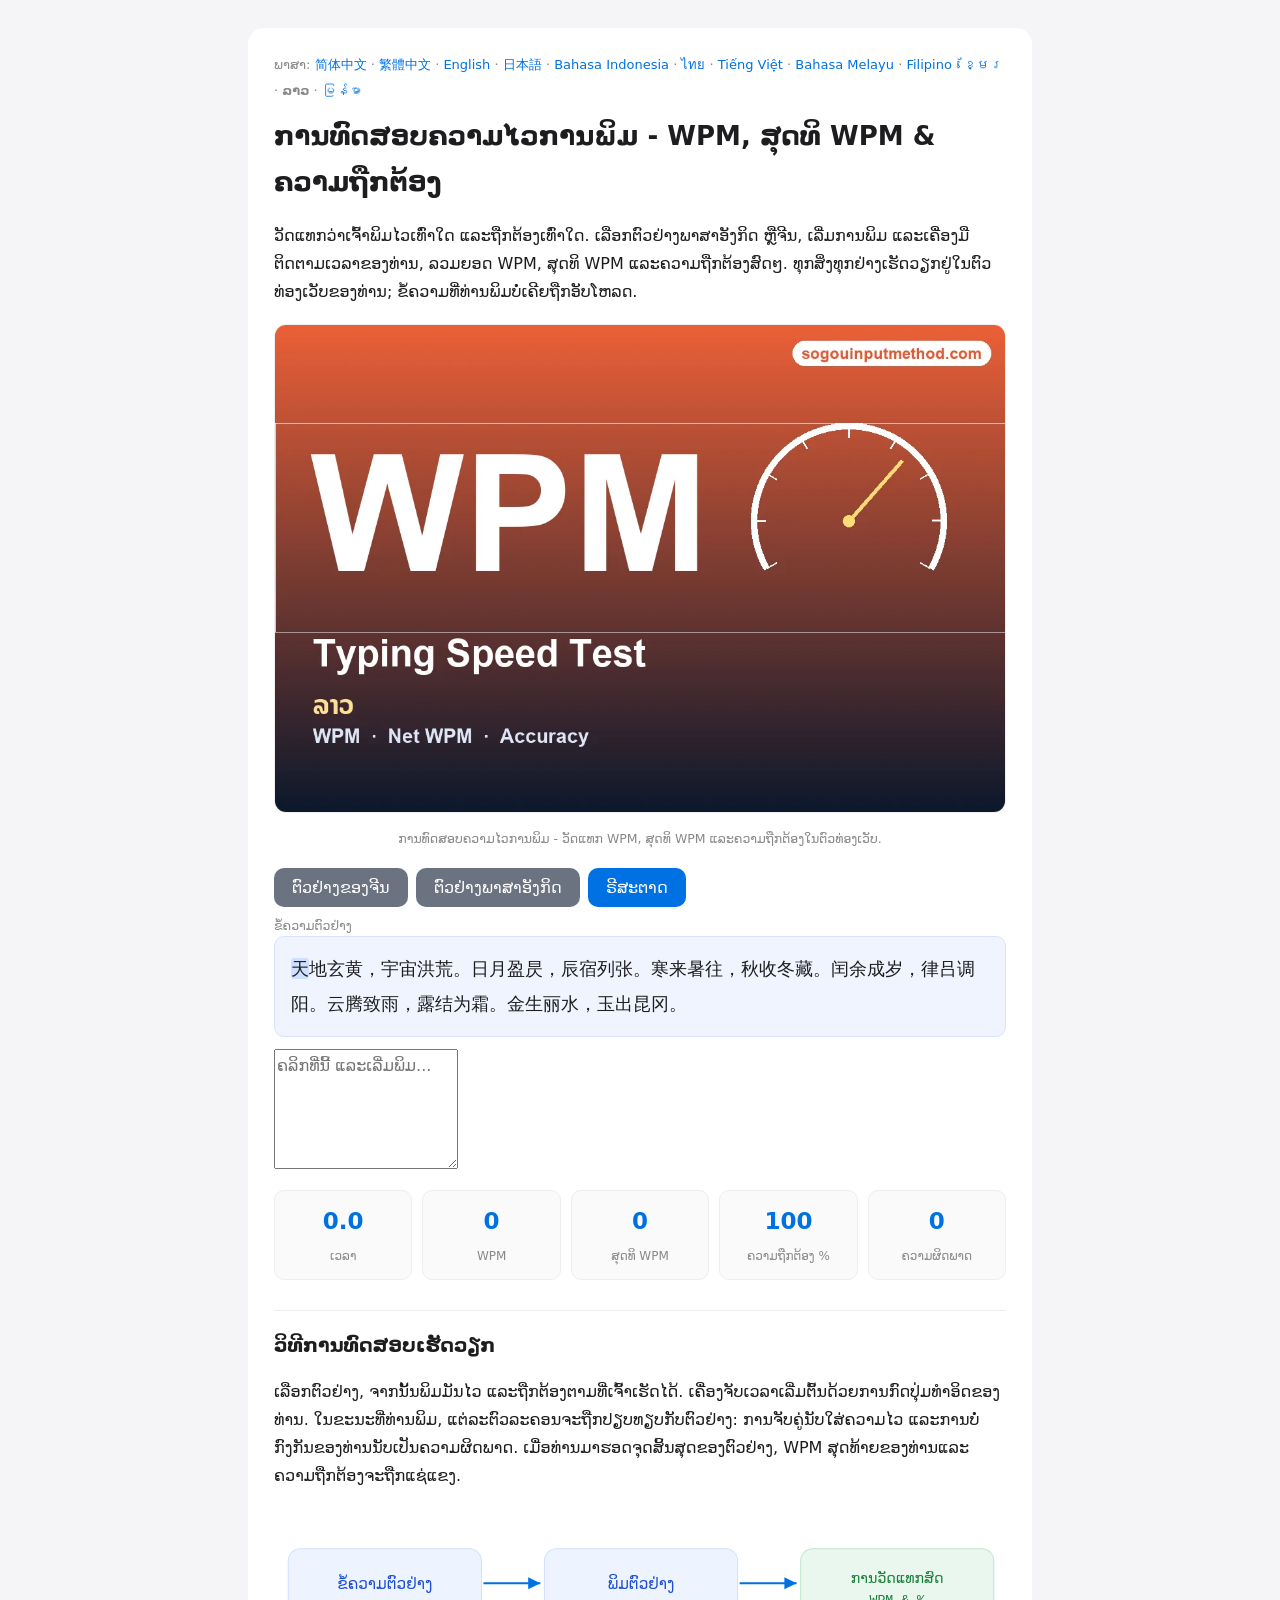
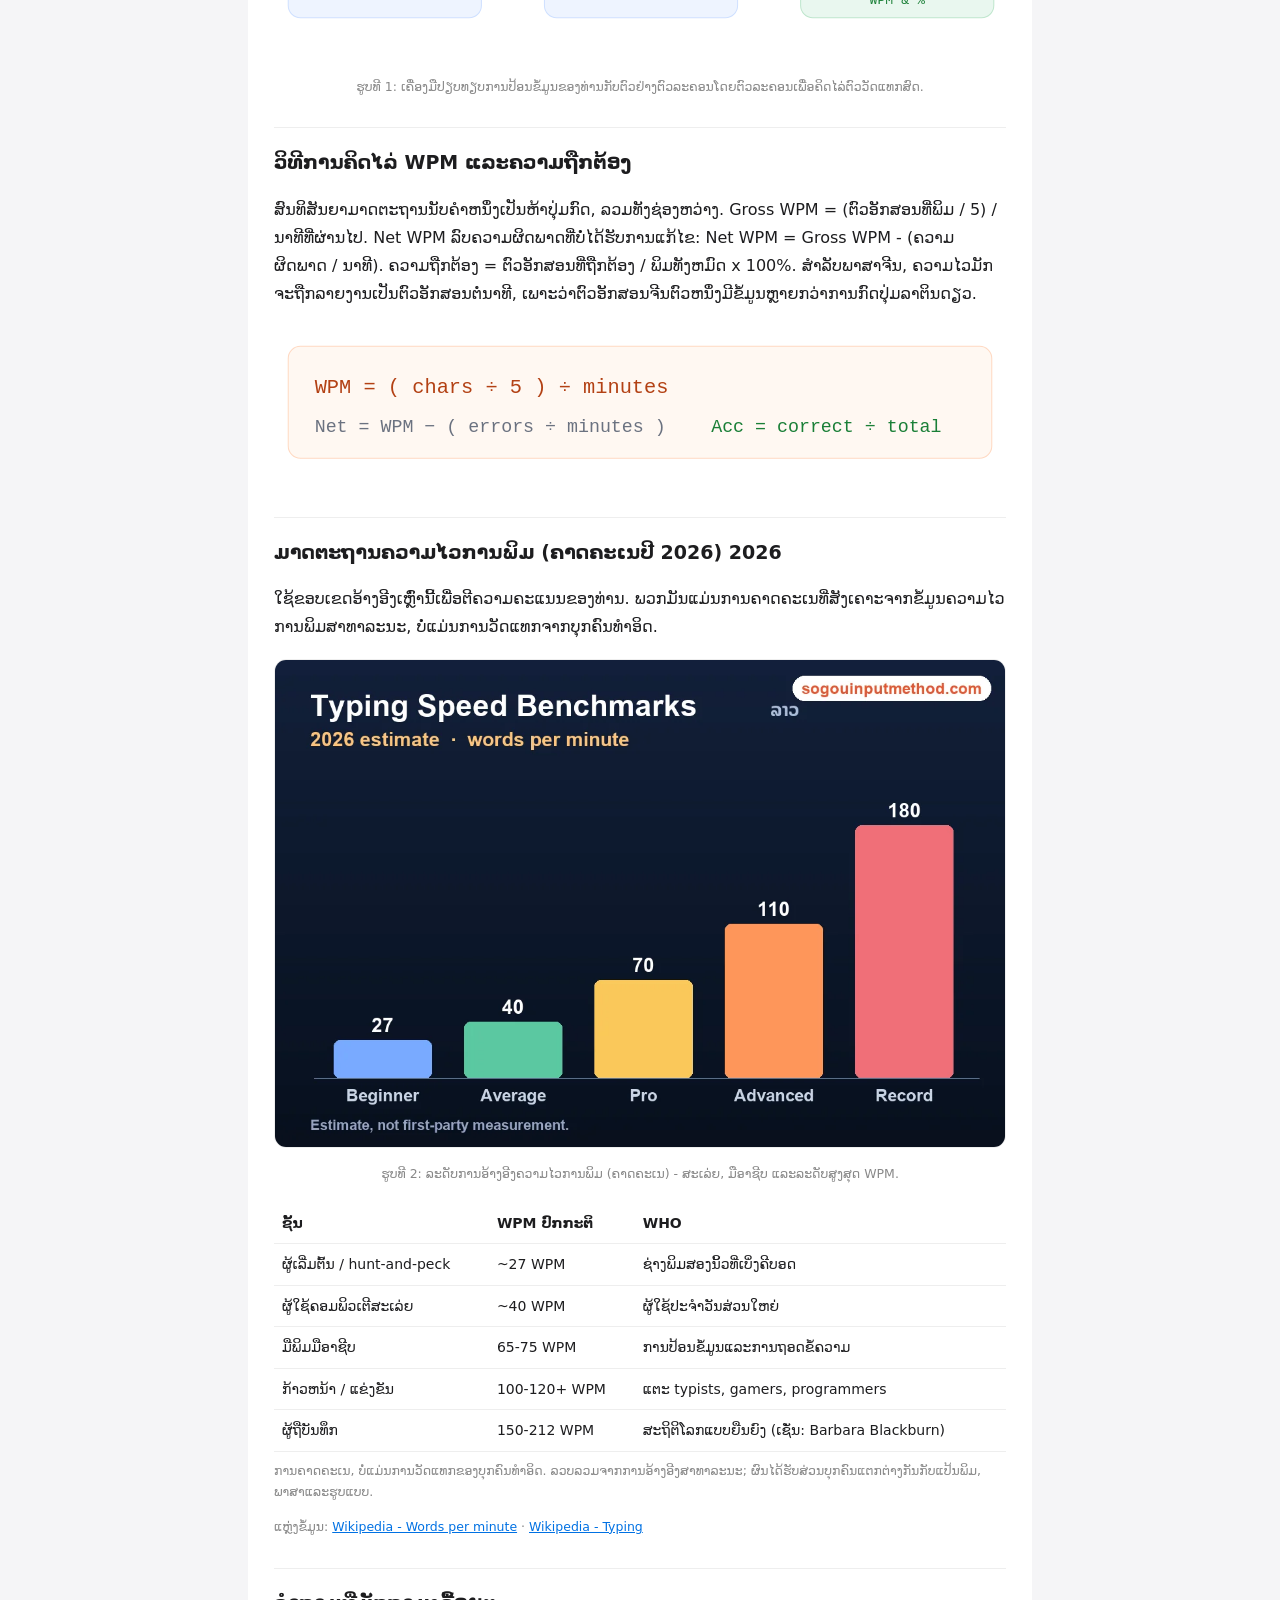
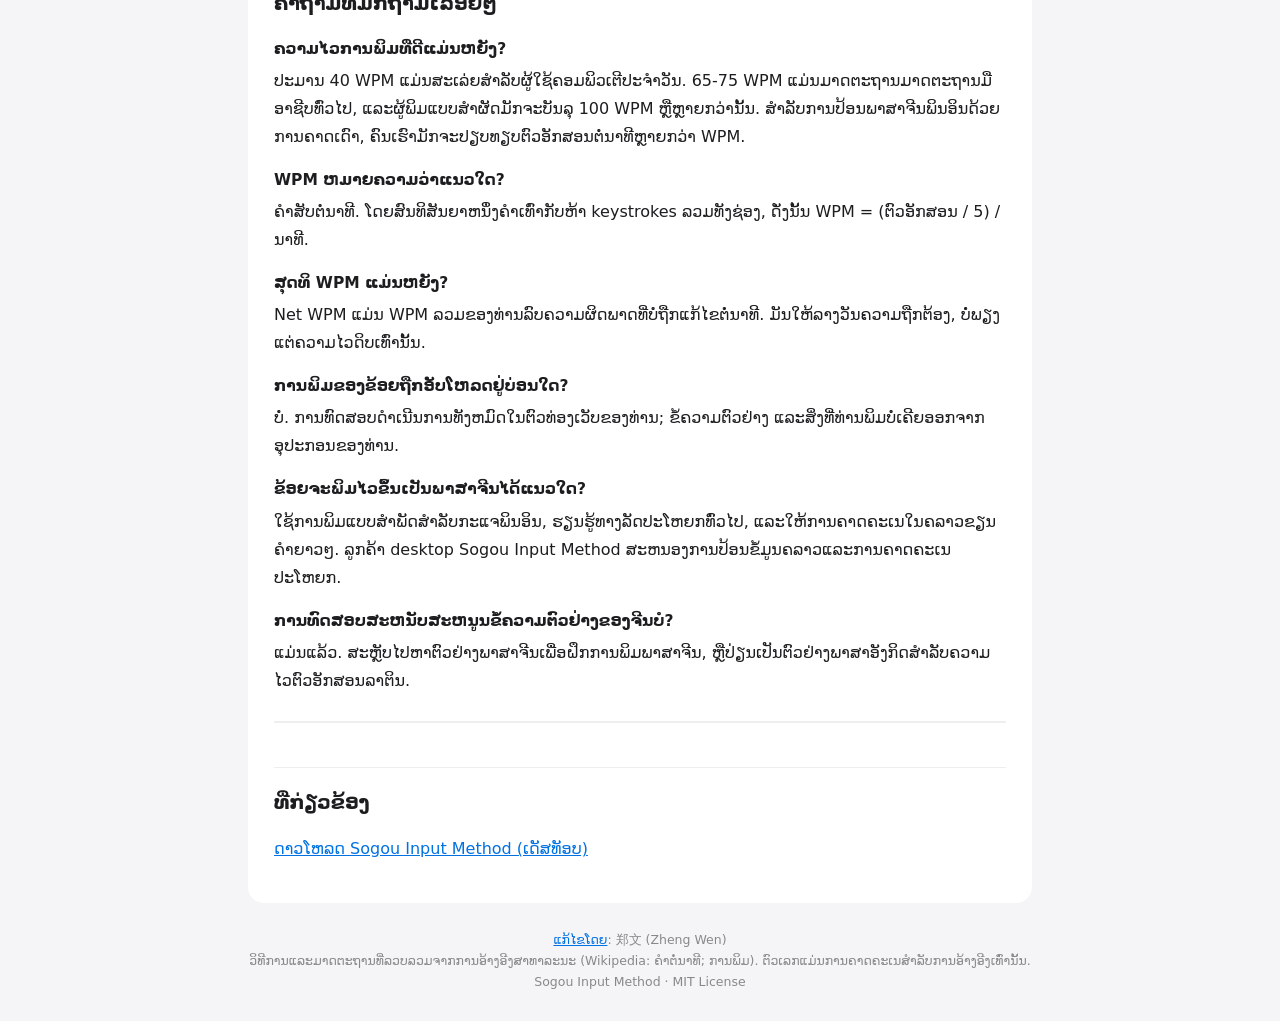
<file: lo/index.html>
<!DOCTYPE html><html lang="lo"><head><meta charset="utf-8">
<meta name="viewport" content="width=device-width,initial-scale=1">
<title>ການທົດສອບຄວາມໄວການພິມ (WPM &amp; ຄວາມຖືກຕ້ອງ) - Sogou Input Method ເຄື່ອງມື</title>
<meta name="description" content="ການ​ທົດ​ສອບ​ຄວາມ​ໄວ​ການ​ພິມ​ອອນ​ໄລ​ນ​໌​ຟຣີ​: ການ​ວັດ​ແທກ​ຄໍາ​ສັບ​ຂອງ​ທ່ານ​ຕໍ່​ນາ​ທີ (WPM​)​, ສຸດ​ທິ WPM ແລະ​ຄວາມ​ຖືກ​ຕ້ອງ​ດ້ວຍ​ຕົວ​ຢ່າງ​ພາ​ສາ​ອັງ​ກິດ​ຫຼື​ຈີນ​. ເຮັດວຽກຢ່າງເຕັມສ່ວນໃນຕົວທ່ອງເວັບຂອງທ່ານ - ບໍ່ມີຫຍັງຖືກອັບໂຫລດ.">
<link rel="canonical" href="https://smartscarl.github.io/lo/">
<link rel="alternate" hreflang="zh-Hans" href="https://smartscarl.github.io/">
<link rel="alternate" hreflang="zh-Hant" href="https://smartscarl.github.io/zh-tw/">
<link rel="alternate" hreflang="en" href="https://smartscarl.github.io/en/">
<link rel="alternate" hreflang="ja" href="https://smartscarl.github.io/ja/">
<link rel="alternate" hreflang="id" href="https://smartscarl.github.io/id/">
<link rel="alternate" hreflang="th" href="https://smartscarl.github.io/th/">
<link rel="alternate" hreflang="vi" href="https://smartscarl.github.io/vi/">
<link rel="alternate" hreflang="ms" href="https://smartscarl.github.io/ms/">
<link rel="alternate" hreflang="fil" href="https://smartscarl.github.io/fil/">
<link rel="alternate" hreflang="km" href="https://smartscarl.github.io/km/">
<link rel="alternate" hreflang="lo" href="https://smartscarl.github.io/lo/">
<link rel="alternate" hreflang="my" href="https://smartscarl.github.io/my/">
<link rel="alternate" hreflang="x-default" href="https://smartscarl.github.io/">
<script type="application/ld+json">
{
 "@context": "https://schema.org",
 "@graph": [
  {
   "@type": "WebApplication",
   "name": "ການທົດສອບຄວາມໄວການພິມ (WPM & ຄວາມຖືກຕ້ອງ) - Sogou Input Method ເຄື່ອງມື",
   "url": "https://smartscarl.github.io/lo/",
   "applicationCategory": "UtilitiesApplication",
   "operatingSystem": "Web browser",
   "inLanguage": "lo",
   "description": "ການ​ທົດ​ສອບ​ຄວາມ​ໄວ​ການ​ພິມ​ອອນ​ໄລ​ນ​໌​ຟຣີ​: ການ​ວັດ​ແທກ​ຄໍາ​ສັບ​ຂອງ​ທ່ານ​ຕໍ່​ນາ​ທີ (WPM​)​, ສຸດ​ທິ WPM ແລະ​ຄວາມ​ຖືກ​ຕ້ອງ​ດ້ວຍ​ຕົວ​ຢ່າງ​ພາ​ສາ​ອັງ​ກິດ​ຫຼື​ຈີນ​. ເຮັດວຽກຢ່າງເຕັມສ່ວນໃນຕົວທ່ອງເວັບຂອງທ່ານ - ບໍ່ມີຫຍັງຖືກອັບໂຫລດ.",
   "isAccessibleForFree": true,
   "browserRequirements": "Requires JavaScript",
   "offers": {
    "@type": "Offer",
    "price": "0",
    "priceCurrency": "USD"
   },
   "author": {
    "@type": "Person",
    "name": "Zheng Wen",
    "url": "https://smartscarl.github.io/about-zhengwen/"
   }
  },
  {
   "@type": "FAQPage",
   "inLanguage": "lo",
   "url": "https://smartscarl.github.io/lo/",
   "mainEntity": [
    {
     "@type": "Question",
     "name": "ຄວາມໄວການພິມທີ່ດີແມ່ນຫຍັງ?",
     "acceptedAnswer": {
      "@type": "Answer",
      "text": "ປະມານ 40 WPM ແມ່ນສະເລ່ຍສໍາລັບຜູ້ໃຊ້ຄອມພິວເຕີປະຈໍາວັນ. 65-75 WPM ແມ່ນມາດຕະຖານມາດຕະຖານມືອາຊີບທົ່ວໄປ, ແລະຜູ້ພິມແບບສໍາຜັດມັກຈະບັນລຸ 100 WPM ຫຼືຫຼາຍກວ່ານັ້ນ. ສຳລັບການປ້ອນພາສາຈີນພິນອິນດ້ວຍການຄາດເດົາ, ຄົນເຮົາມັກຈະປຽບທຽບຕົວອັກສອນຕໍ່ນາທີຫຼາຍກວ່າ WPM."
     }
    },
    {
     "@type": "Question",
     "name": "WPM ຫມາຍຄວາມວ່າແນວໃດ?",
     "acceptedAnswer": {
      "@type": "Answer",
      "text": "ຄຳສັບຕໍ່ນາທີ. ໂດຍສົນທິສັນຍາຫນຶ່ງຄໍາເທົ່າກັບຫ້າ keystrokes ລວມທັງຊ່ອງ, ດັ່ງນັ້ນ WPM = (ຕົວອັກສອນ / 5) / ນາທີ."
     }
    },
    {
     "@type": "Question",
     "name": "ສຸດທິ WPM ແມ່ນຫຍັງ?",
     "acceptedAnswer": {
      "@type": "Answer",
      "text": "Net WPM ແມ່ນ WPM ລວມຂອງທ່ານລົບຄວາມຜິດພາດທີ່ບໍ່ຖືກແກ້ໄຂຕໍ່ນາທີ. ມັນໃຫ້ລາງວັນຄວາມຖືກຕ້ອງ, ບໍ່ພຽງແຕ່ຄວາມໄວດິບເທົ່ານັ້ນ."
     }
    },
    {
     "@type": "Question",
     "name": "ການພິມຂອງຂ້ອຍຖືກອັບໂຫລດຢູ່ບ່ອນໃດ?",
     "acceptedAnswer": {
      "@type": "Answer",
      "text": "ບໍ່. ການທົດສອບດໍາເນີນການທັງຫມົດໃນຕົວທ່ອງເວັບຂອງທ່ານ; ຂໍ້ຄວາມຕົວຢ່າງ ແລະສິ່ງທີ່ທ່ານພິມບໍ່ເຄີຍອອກຈາກອຸປະກອນຂອງທ່ານ."
     }
    },
    {
     "@type": "Question",
     "name": "ຂ້ອຍຈະພິມໄວຂຶ້ນເປັນພາສາຈີນໄດ້ແນວໃດ?",
     "acceptedAnswer": {
      "@type": "Answer",
      "text": "ໃຊ້ການພິມແບບສໍາພັດສໍາລັບກະແຈພິນອິນ, ຮຽນຮູ້ທາງລັດປະໂຫຍກທົ່ວໄປ, ແລະໃຫ້ການຄາດຄະເນໃນຄລາວຂຽນຄໍາຍາວໆ. ລູກຄ້າ desktop Sogou Input Method ສະຫນອງການປ້ອນຂໍ້ມູນຄລາວແລະການຄາດຄະເນປະໂຫຍກ."
     }
    },
    {
     "@type": "Question",
     "name": "ການທົດສອບສະຫນັບສະຫນູນຂໍ້ຄວາມຕົວຢ່າງຂອງຈີນບໍ?",
     "acceptedAnswer": {
      "@type": "Answer",
      "text": "ແມ່ນແລ້ວ. ສະຫຼັບໄປຫາຕົວຢ່າງພາສາຈີນເພື່ອຝຶກການພິມພາສາຈີນ, ຫຼືປ່ຽນເປັນຕົວຢ່າງພາສາອັງກິດສໍາລັບຄວາມໄວຕົວອັກສອນລາຕິນ."
     }
    }
   ]
  }
 ]
}
</script>
<link rel="stylesheet" href="/style.css"></head>
<body><div class="wrap"><main>
<nav class="lang">ພາສາ: <a href="/">简体中文</a> · <a href="/zh-tw/">繁體中文</a> · <a href="/en/">English</a> · <a href="/ja/">日本語</a> · <a href="/id/">Bahasa Indonesia</a> · <a href="/th/">ไทย</a> · <a href="/vi/">Tiếng Việt</a> · <a href="/ms/">Bahasa Melayu</a> · <a href="/fil/">Filipino</a> · <a href="/km/">ខ្មែរ</a> · <strong>ລາວ</strong> · <a href="/my/">မြန်မာ</a></nav>
<h1>ການທົດສອບຄວາມໄວການພິມ - WPM, ສຸດທິ WPM &amp; ຄວາມຖືກຕ້ອງ</h1>
<p>ວັດແທກວ່າເຈົ້າພິມໄວເທົ່າໃດ ແລະຖືກຕ້ອງເທົ່າໃດ. ເລືອກຕົວຢ່າງພາສາອັງກິດ ຫຼືຈີນ, ເລີ່ມການພິມ ແລະເຄື່ອງມືຕິດຕາມເວລາຂອງທ່ານ, ລວມຍອດ WPM, ສຸດທິ WPM ແລະຄວາມຖືກຕ້ອງສົດໆ. ທຸກສິ່ງທຸກຢ່າງເຮັດວຽກຢູ່ໃນຕົວທ່ອງເວັບຂອງທ່ານ; ຂໍ້ຄວາມທີ່ທ່ານພິມບໍ່ເຄີຍຖືກອັບໂຫລດ.</p>
<figure class="i4png"><picture><source type="image/webp" srcset="/img/cover_lo.webp"><img src="/img/cover_lo.png" alt="ການທົດສອບຄວາມໄວການພິມ - ວັດແທກ WPM, ສຸດທິ WPM ແລະຄວາມຖືກຕ້ອງໃນຕົວທ່ອງເວັບ." fetchpriority="high" width="1120" height="746" style="width:100%;height:auto;border-radius:12px;border:1px solid #eee"></picture><figcaption>ການທົດສອບຄວາມໄວການພິມ - ວັດແທກ WPM, ສຸດທິ WPM ແລະຄວາມຖືກຕ້ອງໃນຕົວທ່ອງເວັບ.</figcaption></figure>
<div class="tt-wrap"><div class="tt-btns"><button class="sec" data-sample="zh">ຕົວຢ່າງຂອງຈີນ</button><button class="sec" data-sample="en">ຕົວຢ່າງພາສາອັງກິດ</button><button id="tt-restart">ຣີສະຕາດ</button></div><div class="label">ຂໍ້ຄວາມຕົວຢ່າງ</div><div id="tt-target" class="tt-target" aria-live="polite"></div><textarea id="tt-input" placeholder="ຄລິກທີ່ນີ້ ແລະເລີ່ມພິມ..." autocomplete="off" autocapitalize="off" spellcheck="false"></textarea><div class="tt-stats"><div class="tt-stat"><b id="tt-time">0.0</b><span>ເວລາ</span></div><div class="tt-stat"><b id="tt-wpm">0</b><span>WPM</span></div><div class="tt-stat"><b id="tt-net">0</b><span>ສຸດທິ WPM</span></div><div class="tt-stat"><b id="tt-acc">100</b><span>ຄວາມຖືກຕ້ອງ %</span></div><div class="tt-stat"><b id="tt-err">0</b><span>ຄວາມຜິດພາດ</span></div></div><div id="tt-done" class="note" role="status" style="display:none"></div></div>
<h2>ວິທີການທົດສອບເຮັດວຽກ</h2>
<p>ເລືອກຕົວຢ່າງ, ຈາກນັ້ນພິມມັນໄວ ແລະຖືກຕ້ອງຕາມທີ່ເຈົ້າເຮັດໄດ້. ເຄື່ອງຈັບເວລາເລີ່ມຕົ້ນດ້ວຍການກົດປຸ່ມທຳອິດຂອງທ່ານ. ໃນຂະນະທີ່ທ່ານພິມ, ແຕ່ລະຕົວລະຄອນຈະຖືກປຽບທຽບກັບຕົວຢ່າງ: ການຈັບຄູ່ນັບໃສ່ຄວາມໄວ ແລະການບໍ່ກົງກັນຂອງທ່ານນັບເປັນຄວາມຜິດພາດ. ເມື່ອທ່ານມາຮອດຈຸດສິ້ນສຸດຂອງຕົວຢ່າງ, WPM ສຸດທ້າຍຂອງທ່ານແລະຄວາມຖືກຕ້ອງຈະຖືກແຊ່ແຂງ.</p>
<figure><svg viewBox="0 0 720 150" xmlns="http://www.w3.org/2000/svg" role="img" aria-label="ການວັດແທກສົດ"><defs><marker id="ar" markerWidth="9" markerHeight="9" refX="6" refY="3" orient="auto"><path d="M0,0 L6,3 L0,6 Z" fill="#0071e3"/></marker></defs><rect x="14" y="40" width="190" height="68" rx="12" fill="#eef4ff" stroke="#cfe0ff"/><text x="109" y="80" text-anchor="middle" font-family="system-ui,Arial" font-size="15" fill="#1d4ed8">ຂໍ້ຄວາມຕົວຢ່າງ</text><rect x="266" y="40" width="190" height="68" rx="12" fill="#eef4ff" stroke="#cfe0ff"/><text x="361" y="80" text-anchor="middle" font-family="system-ui,Arial" font-size="15" fill="#1d4ed8">ພິມຕົວຢ່າງ</text><rect x="518" y="40" width="190" height="68" rx="12" fill="#e9f7ef" stroke="#bfe6cd"/><text x="613" y="74" text-anchor="middle" font-family="system-ui,Arial" font-size="14" fill="#1a7f37">ການວັດແທກສົດ</text><text x="613" y="94" text-anchor="middle" font-family="ui-monospace,Consolas,monospace" font-size="13" fill="#1a7f37">WPM &amp; %</text><line x1="206" y1="74" x2="262" y2="74" stroke="#0071e3" stroke-width="2" marker-end="url(#ar)"/><line x1="458" y1="74" x2="514" y2="74" stroke="#0071e3" stroke-width="2" marker-end="url(#ar)"/></svg><figcaption>ຮູບທີ 1: ເຄື່ອງມືປຽບທຽບການປ້ອນຂໍ້ມູນຂອງທ່ານກັບຕົວຢ່າງຕົວລະຄອນໂດຍຕົວລະຄອນເພື່ອຄິດໄລ່ຕົວວັດແທກສົດ.</figcaption></figure>
<h2>ວິທີການຄິດໄລ່ WPM ແລະຄວາມຖືກຕ້ອງ</h2>
<p>ສົນທິສັນຍາມາດຕະຖານນັບຄໍາຫນຶ່ງເປັນຫ້າປຸ່ມກົດ, ລວມທັງຊ່ອງຫວ່າງ. Gross WPM = (ຕົວອັກສອນທີ່ພິມ / 5) / ນາທີທີ່ຜ່ານໄປ. Net WPM ລົບຄວາມຜິດພາດທີ່ບໍ່ໄດ້ຮັບການແກ້ໄຂ: Net WPM = Gross WPM - (ຄວາມຜິດພາດ / ນາທີ). ຄວາມຖືກຕ້ອງ = ຕົວອັກສອນທີ່ຖືກຕ້ອງ / ພິມທັງຫມົດ x 100%. ສໍາລັບພາສາຈີນ, ຄວາມໄວມັກຈະຖືກລາຍງານເປັນຕົວອັກສອນຕໍ່ນາທີ, ເພາະວ່າຕົວອັກສອນຈີນຕົວຫນຶ່ງມີຂໍ້ມູນຫຼາຍກວ່າການກົດປຸ່ມລາຕິນດຽວ.</p>
<figure><svg viewBox="0 0 720 150" xmlns="http://www.w3.org/2000/svg" role="img" aria-label="WPM formula"><rect x="14" y="20" width="692" height="110" rx="12" fill="#fff8f2" stroke="#ffd9c2"/><text x="40" y="66" font-family="ui-monospace,Consolas,monospace" font-size="20" fill="#b34114">WPM = ( chars &#247; 5 ) &#247; minutes</text><text x="40" y="104" font-family="ui-monospace,Consolas,monospace" font-size="18" fill="#6b7280">Net = WPM &#8722; ( errors &#247; minutes )</text><text x="430" y="104" font-family="ui-monospace,Consolas,monospace" font-size="18" fill="#1a7f37">Acc = correct &#247; total</text></svg></figure>
<section id="i4data">
<h2>ມາດຕະຖານຄວາມໄວການພິມ (ຄາດຄະເນປີ 2026) <span class="i4year">2026</span></h2>
<p>ໃຊ້ຂອບເຂດອ້າງອີງເຫຼົ່ານີ້ເພື່ອຕີຄວາມຄະແນນຂອງທ່ານ. ພວກມັນແມ່ນການຄາດຄະເນທີ່ສັງເຄາະຈາກຂໍ້ມູນຄວາມໄວການພິມສາທາລະນະ, ບໍ່ແມ່ນການວັດແທກຈາກບຸກຄົນທໍາອິດ.</p>
<figure class="i4png"><picture><source type="image/webp" srcset="/img/board_lo.webp"><img src="/img/board_lo.png" alt="ຮູບທີ 2: ລະດັບການອ້າງອີງຄວາມໄວການພິມ (ຄາດຄະເນ) - ສະເລ່ຍ, ມືອາຊີບ ແລະລະດັບສູງສຸດ WPM." loading="lazy" width="1120" height="746" style="width:100%;height:auto;border-radius:12px;border:1px solid #eee"></picture><figcaption>ຮູບທີ 2: ລະດັບການອ້າງອີງຄວາມໄວການພິມ (ຄາດຄະເນ) - ສະເລ່ຍ, ມືອາຊີບ ແລະລະດັບສູງສຸດ WPM.</figcaption></figure>
<table class="bench"><tr><th>ຊັ້ນ</th><th>WPM ປົກກະຕິ</th><th>WHO</th></tr><tr><td>ຜູ້ເລີ່ມຕົ້ນ / hunt-and-peck</td><td>~27 WPM</td><td>ຊ່າງພິມສອງນິ້ວທີ່ເບິ່ງຄີບອດ</td></tr><tr><td>ຜູ້ໃຊ້ຄອມພິວເຕີສະເລ່ຍ</td><td>~40 WPM</td><td>ຜູ້ໃຊ້ປະຈໍາວັນສ່ວນໃຫຍ່</td></tr><tr><td>ມືພິມມືອາຊີບ</td><td>65-75 WPM</td><td>ການປ້ອນຂໍ້ມູນແລະການຖອດຂໍ້ຄວາມ</td></tr><tr><td>ກ້າວຫນ້າ / ແຂ່ງຂັນ</td><td>100-120+ WPM</td><td>ແຕະ typists, gamers, programmers</td></tr><tr><td>ຜູ້ຖືບັນທຶກ</td><td>150-212 WPM</td><td>ສະຖິຕິໂລກແບບຍືນຍົງ (ເຊັ່ນ: Barbara Blackburn)</td></tr></table>
<p class="note">ການຄາດຄະເນ, ບໍ່ແມ່ນການວັດແທກຂອງບຸກຄົນທໍາອິດ. ລວບລວມຈາກການອ້າງອີງສາທາລະນະ; ຜົນໄດ້ຮັບສ່ວນບຸກຄົນແຕກຕ່າງກັນກັບແປ້ນພິມ, ພາສາແລະຮູບແບບ.</p>
<p class="src">ແຫຼ່ງຂໍ້ມູນ: <a href="https://en.wikipedia.org/wiki/Words_per_minute" rel="nofollow noopener" target="_blank">Wikipedia - Words per minute</a> · <a href="https://en.wikipedia.org/wiki/Typing" rel="nofollow noopener" target="_blank">Wikipedia - Typing</a></p>
</section>
<h2>ຄຳຖາມທີ່ມັກຖາມເລື້ອຍໆ</h2>
<div class="faq"><h3>ຄວາມໄວການພິມທີ່ດີແມ່ນຫຍັງ?</h3><p>ປະມານ 40 WPM ແມ່ນສະເລ່ຍສໍາລັບຜູ້ໃຊ້ຄອມພິວເຕີປະຈໍາວັນ. 65-75 WPM ແມ່ນມາດຕະຖານມາດຕະຖານມືອາຊີບທົ່ວໄປ, ແລະຜູ້ພິມແບບສໍາຜັດມັກຈະບັນລຸ 100 WPM ຫຼືຫຼາຍກວ່ານັ້ນ. ສຳລັບການປ້ອນພາສາຈີນພິນອິນດ້ວຍການຄາດເດົາ, ຄົນເຮົາມັກຈະປຽບທຽບຕົວອັກສອນຕໍ່ນາທີຫຼາຍກວ່າ WPM.</p></div>
<div class="faq"><h3>WPM ຫມາຍຄວາມວ່າແນວໃດ?</h3><p>ຄຳສັບຕໍ່ນາທີ. ໂດຍສົນທິສັນຍາຫນຶ່ງຄໍາເທົ່າກັບຫ້າ keystrokes ລວມທັງຊ່ອງ, ດັ່ງນັ້ນ WPM = (ຕົວອັກສອນ / 5) / ນາທີ.</p></div>
<div class="faq"><h3>ສຸດທິ WPM ແມ່ນຫຍັງ?</h3><p>Net WPM ແມ່ນ WPM ລວມຂອງທ່ານລົບຄວາມຜິດພາດທີ່ບໍ່ຖືກແກ້ໄຂຕໍ່ນາທີ. ມັນໃຫ້ລາງວັນຄວາມຖືກຕ້ອງ, ບໍ່ພຽງແຕ່ຄວາມໄວດິບເທົ່ານັ້ນ.</p></div>
<div class="faq"><h3>ການພິມຂອງຂ້ອຍຖືກອັບໂຫລດຢູ່ບ່ອນໃດ?</h3><p>ບໍ່. ການທົດສອບດໍາເນີນການທັງຫມົດໃນຕົວທ່ອງເວັບຂອງທ່ານ; ຂໍ້ຄວາມຕົວຢ່າງ ແລະສິ່ງທີ່ທ່ານພິມບໍ່ເຄີຍອອກຈາກອຸປະກອນຂອງທ່ານ.</p></div>
<div class="faq"><h3>ຂ້ອຍຈະພິມໄວຂຶ້ນເປັນພາສາຈີນໄດ້ແນວໃດ?</h3><p>ໃຊ້ການພິມແບບສໍາພັດສໍາລັບກະແຈພິນອິນ, ຮຽນຮູ້ທາງລັດປະໂຫຍກທົ່ວໄປ, ແລະໃຫ້ການຄາດຄະເນໃນຄລາວຂຽນຄໍາຍາວໆ. ລູກຄ້າ desktop Sogou Input Method ສະຫນອງການປ້ອນຂໍ້ມູນຄລາວແລະການຄາດຄະເນປະໂຫຍກ.</p></div>
<div class="faq"><h3>ການທົດສອບສະຫນັບສະຫນູນຂໍ້ຄວາມຕົວຢ່າງຂອງຈີນບໍ?</h3><p>ແມ່ນແລ້ວ. ສະຫຼັບໄປຫາຕົວຢ່າງພາສາຈີນເພື່ອຝຶກການພິມພາສາຈີນ, ຫຼືປ່ຽນເປັນຕົວຢ່າງພາສາອັງກິດສໍາລັບຄວາມໄວຕົວອັກສອນລາຕິນ.</p></div>
<div class="related"><h2>ທີ່ກ່ຽວຂ້ອງ</h2><p><a href="https://sogouinputmethod.com/download/">ດາວໂຫລດ Sogou Input Method (ເດັສທັອບ)</a></p></div>
</main>
<footer><a href="/about-zhengwen/">ແກ້ໄຂໂດຍ</a>: 郑文 (Zheng Wen)<br>ວິທີການແລະມາດຕະຖານທີ່ລວບລວມຈາກການອ້າງອີງສາທາລະນະ (Wikipedia: ຄໍາຕໍ່ນາທີ; ການພິມ). ຕົວເລກແມ່ນການຄາດຄະເນສໍາລັບການອ້າງອີງເທົ່ານັ້ນ.<br>Sogou Input Method · MIT License</footer>
</div>
<script>window.TT_DONE="ສຳເລັດແລ້ວ. WPM ສຸດທ້າຍຂອງທ່ານແລະຄວາມຖືກຕ້ອງແມ່ນສະແດງຢູ່ຂ້າງເທິງ.";</script>
<script src="/typing.js"></script></body></html>
</file>
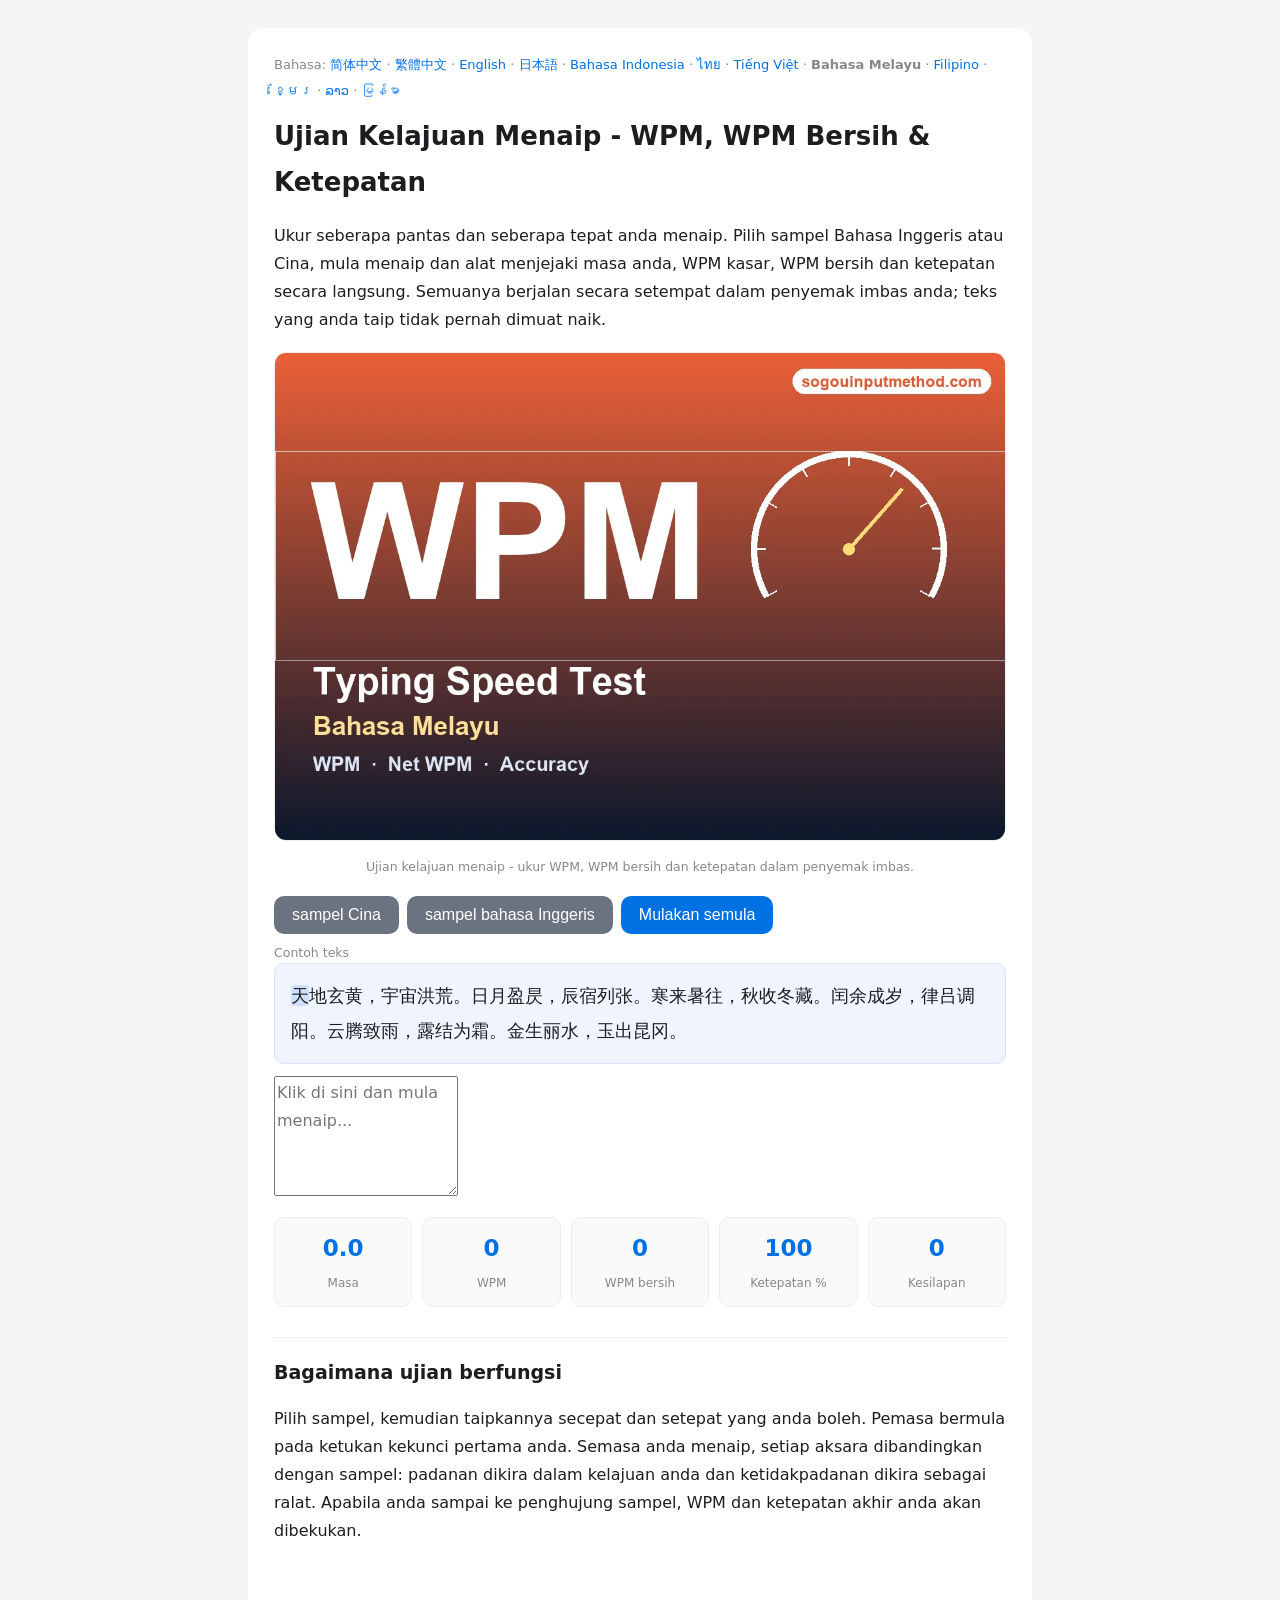
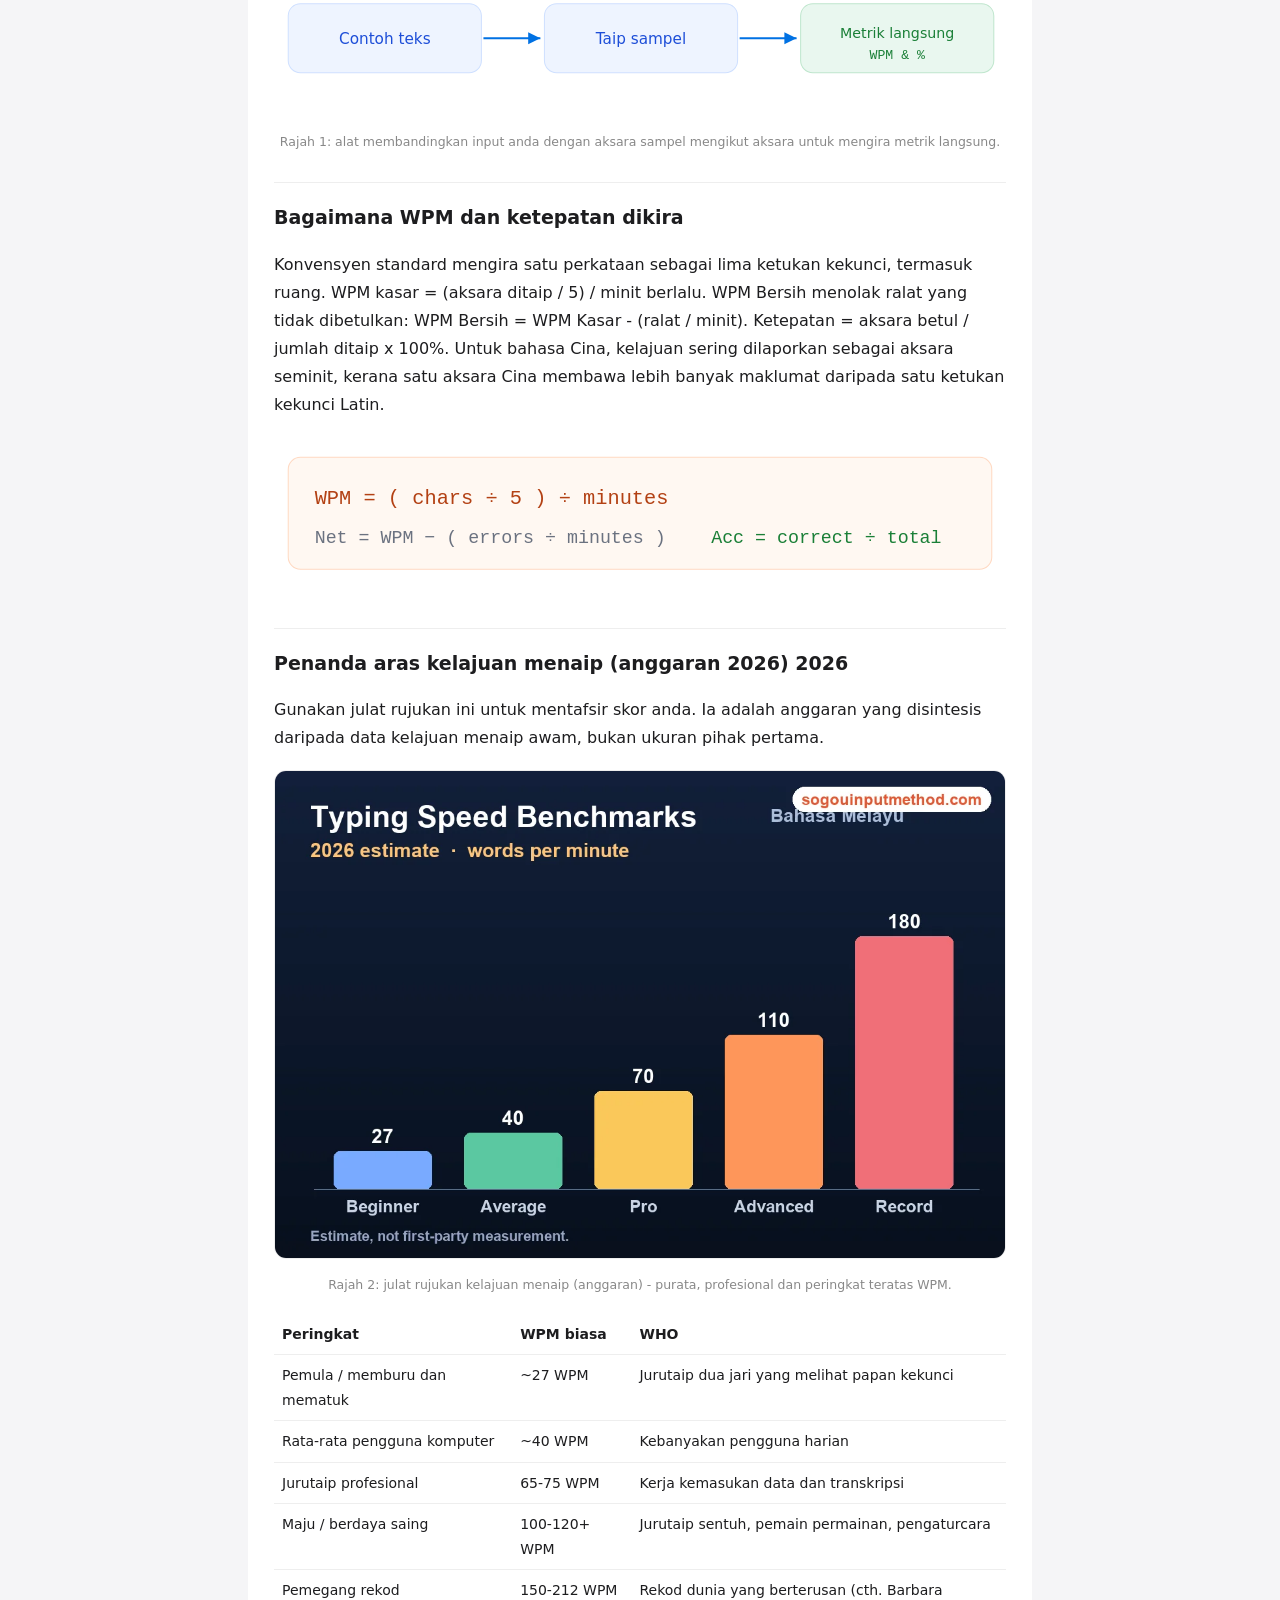
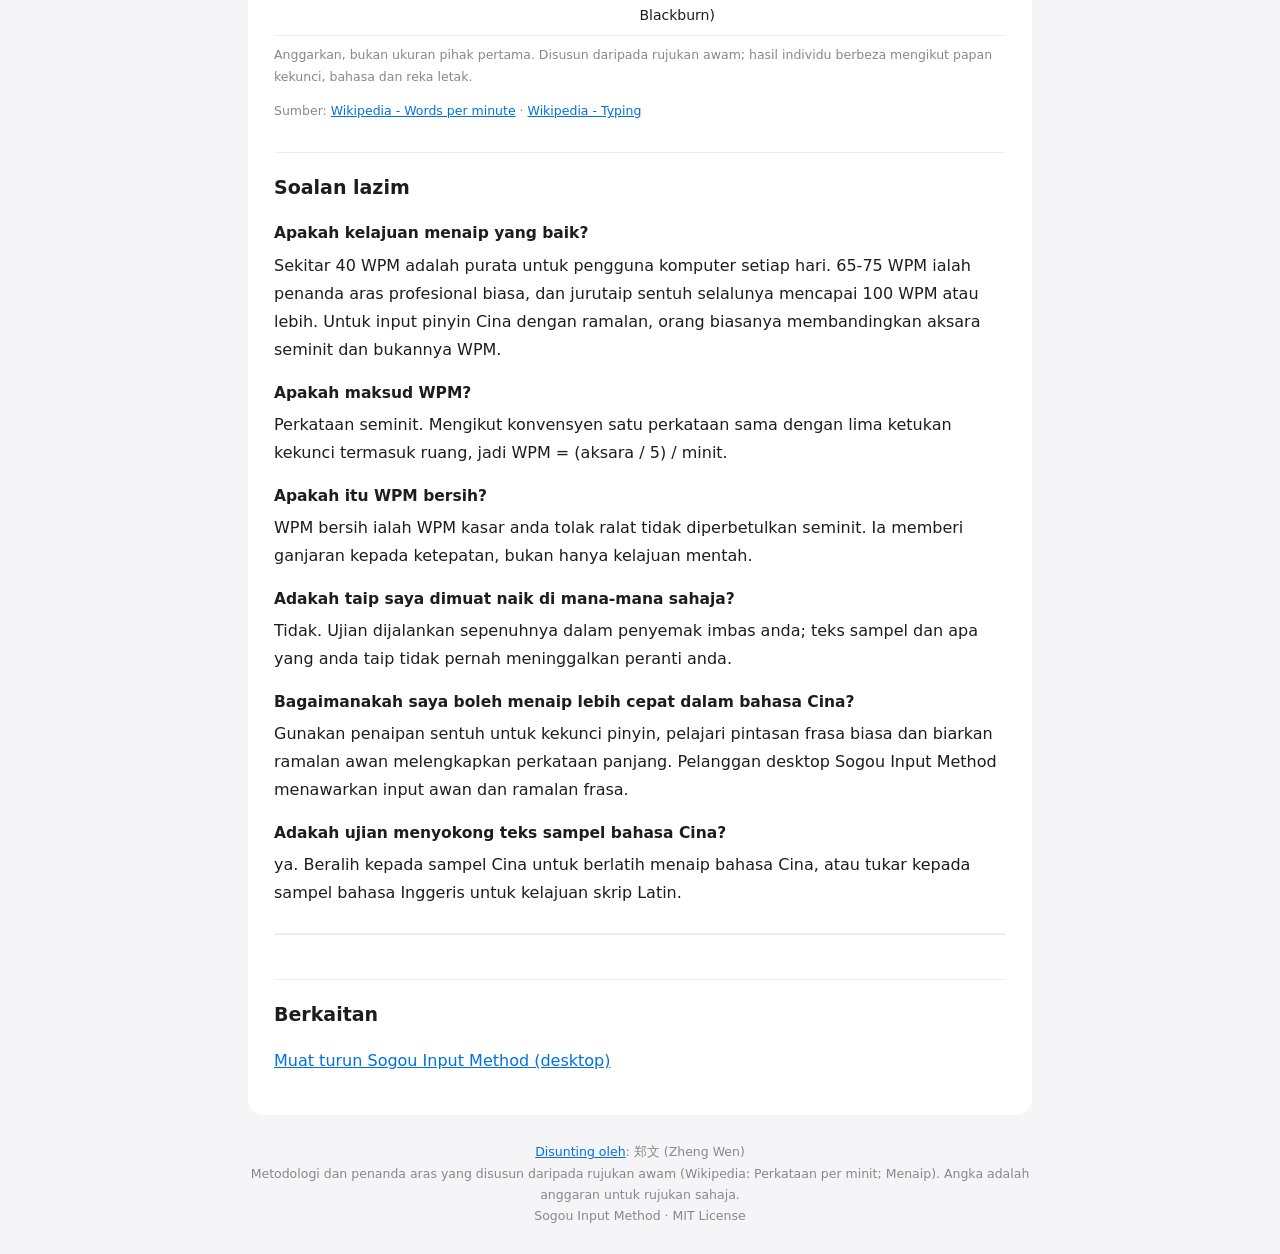
<file: ms/index.html>
<!DOCTYPE html><html lang="ms"><head><meta charset="utf-8">
<meta name="viewport" content="width=device-width,initial-scale=1">
<title>Ujian Kelajuan Menaip (WPM &amp; Ketepatan) - Alat Sogou Input Method</title>
<meta name="description" content="Ujian kelajuan menaip dalam talian percuma: ukur perkataan anda seminit (WPM), WPM bersih dan ketepatan dengan sampel bahasa Inggeris atau Cina. Berjalan sepenuhnya dalam penyemak imbas anda - tiada apa yang dimuat naik.">
<link rel="canonical" href="https://smartscarl.github.io/ms/">
<link rel="alternate" hreflang="zh-Hans" href="https://smartscarl.github.io/">
<link rel="alternate" hreflang="zh-Hant" href="https://smartscarl.github.io/zh-tw/">
<link rel="alternate" hreflang="en" href="https://smartscarl.github.io/en/">
<link rel="alternate" hreflang="ja" href="https://smartscarl.github.io/ja/">
<link rel="alternate" hreflang="id" href="https://smartscarl.github.io/id/">
<link rel="alternate" hreflang="th" href="https://smartscarl.github.io/th/">
<link rel="alternate" hreflang="vi" href="https://smartscarl.github.io/vi/">
<link rel="alternate" hreflang="ms" href="https://smartscarl.github.io/ms/">
<link rel="alternate" hreflang="fil" href="https://smartscarl.github.io/fil/">
<link rel="alternate" hreflang="km" href="https://smartscarl.github.io/km/">
<link rel="alternate" hreflang="lo" href="https://smartscarl.github.io/lo/">
<link rel="alternate" hreflang="my" href="https://smartscarl.github.io/my/">
<link rel="alternate" hreflang="x-default" href="https://smartscarl.github.io/">
<script type="application/ld+json">
{
 "@context": "https://schema.org",
 "@graph": [
  {
   "@type": "WebApplication",
   "name": "Ujian Kelajuan Menaip (WPM & Ketepatan) - Alat Sogou Input Method",
   "url": "https://smartscarl.github.io/ms/",
   "applicationCategory": "UtilitiesApplication",
   "operatingSystem": "Web browser",
   "inLanguage": "ms",
   "description": "Ujian kelajuan menaip dalam talian percuma: ukur perkataan anda seminit (WPM), WPM bersih dan ketepatan dengan sampel bahasa Inggeris atau Cina. Berjalan sepenuhnya dalam penyemak imbas anda - tiada apa yang dimuat naik.",
   "isAccessibleForFree": true,
   "browserRequirements": "Requires JavaScript",
   "offers": {
    "@type": "Offer",
    "price": "0",
    "priceCurrency": "USD"
   },
   "author": {
    "@type": "Person",
    "name": "Zheng Wen",
    "url": "https://smartscarl.github.io/about-zhengwen/"
   }
  },
  {
   "@type": "FAQPage",
   "inLanguage": "ms",
   "url": "https://smartscarl.github.io/ms/",
   "mainEntity": [
    {
     "@type": "Question",
     "name": "Apakah kelajuan menaip yang baik?",
     "acceptedAnswer": {
      "@type": "Answer",
      "text": "Sekitar 40 WPM adalah purata untuk pengguna komputer setiap hari. 65-75 WPM ialah penanda aras profesional biasa, dan jurutaip sentuh selalunya mencapai 100 WPM atau lebih. Untuk input pinyin Cina dengan ramalan, orang biasanya membandingkan aksara seminit dan bukannya WPM."
     }
    },
    {
     "@type": "Question",
     "name": "Apakah maksud WPM?",
     "acceptedAnswer": {
      "@type": "Answer",
      "text": "Perkataan seminit. Mengikut konvensyen satu perkataan sama dengan lima ketukan kekunci termasuk ruang, jadi WPM = (aksara / 5) / minit."
     }
    },
    {
     "@type": "Question",
     "name": "Apakah itu WPM bersih?",
     "acceptedAnswer": {
      "@type": "Answer",
      "text": "WPM bersih ialah WPM kasar anda tolak ralat tidak diperbetulkan seminit. Ia memberi ganjaran kepada ketepatan, bukan hanya kelajuan mentah."
     }
    },
    {
     "@type": "Question",
     "name": "Adakah taip saya dimuat naik di mana-mana sahaja?",
     "acceptedAnswer": {
      "@type": "Answer",
      "text": "Tidak. Ujian dijalankan sepenuhnya dalam penyemak imbas anda; teks sampel dan apa yang anda taip tidak pernah meninggalkan peranti anda."
     }
    },
    {
     "@type": "Question",
     "name": "Bagaimanakah saya boleh menaip lebih cepat dalam bahasa Cina?",
     "acceptedAnswer": {
      "@type": "Answer",
      "text": "Gunakan penaipan sentuh untuk kekunci pinyin, pelajari pintasan frasa biasa dan biarkan ramalan awan melengkapkan perkataan panjang. Pelanggan desktop Sogou Input Method menawarkan input awan dan ramalan frasa."
     }
    },
    {
     "@type": "Question",
     "name": "Adakah ujian menyokong teks sampel bahasa Cina?",
     "acceptedAnswer": {
      "@type": "Answer",
      "text": "ya. Beralih kepada sampel Cina untuk berlatih menaip bahasa Cina, atau tukar kepada sampel bahasa Inggeris untuk kelajuan skrip Latin."
     }
    }
   ]
  }
 ]
}
</script>
<link rel="stylesheet" href="/style.css"></head>
<body><div class="wrap"><main>
<nav class="lang">Bahasa: <a href="/">简体中文</a> · <a href="/zh-tw/">繁體中文</a> · <a href="/en/">English</a> · <a href="/ja/">日本語</a> · <a href="/id/">Bahasa Indonesia</a> · <a href="/th/">ไทย</a> · <a href="/vi/">Tiếng Việt</a> · <strong>Bahasa Melayu</strong> · <a href="/fil/">Filipino</a> · <a href="/km/">ខ្មែរ</a> · <a href="/lo/">ລາວ</a> · <a href="/my/">မြန်မာ</a></nav>
<h1>Ujian Kelajuan Menaip - WPM, WPM Bersih &amp; Ketepatan</h1>
<p>Ukur seberapa pantas dan seberapa tepat anda menaip. Pilih sampel Bahasa Inggeris atau Cina, mula menaip dan alat menjejaki masa anda, WPM kasar, WPM bersih dan ketepatan secara langsung. Semuanya berjalan secara setempat dalam penyemak imbas anda; teks yang anda taip tidak pernah dimuat naik.</p>
<figure class="i4png"><picture><source type="image/webp" srcset="/img/cover_ms.webp"><img src="/img/cover_ms.png" alt="Ujian kelajuan menaip - ukur WPM, WPM bersih dan ketepatan dalam penyemak imbas." fetchpriority="high" width="1120" height="746" style="width:100%;height:auto;border-radius:12px;border:1px solid #eee"></picture><figcaption>Ujian kelajuan menaip - ukur WPM, WPM bersih dan ketepatan dalam penyemak imbas.</figcaption></figure>
<div class="tt-wrap"><div class="tt-btns"><button class="sec" data-sample="zh">sampel Cina</button><button class="sec" data-sample="en">sampel bahasa Inggeris</button><button id="tt-restart">Mulakan semula</button></div><div class="label">Contoh teks</div><div id="tt-target" class="tt-target" aria-live="polite"></div><textarea id="tt-input" placeholder="Klik di sini dan mula menaip..." autocomplete="off" autocapitalize="off" spellcheck="false"></textarea><div class="tt-stats"><div class="tt-stat"><b id="tt-time">0.0</b><span>Masa</span></div><div class="tt-stat"><b id="tt-wpm">0</b><span>WPM</span></div><div class="tt-stat"><b id="tt-net">0</b><span>WPM bersih</span></div><div class="tt-stat"><b id="tt-acc">100</b><span>Ketepatan %</span></div><div class="tt-stat"><b id="tt-err">0</b><span>Kesilapan</span></div></div><div id="tt-done" class="note" role="status" style="display:none"></div></div>
<h2>Bagaimana ujian berfungsi</h2>
<p>Pilih sampel, kemudian taipkannya secepat dan setepat yang anda boleh. Pemasa bermula pada ketukan kekunci pertama anda. Semasa anda menaip, setiap aksara dibandingkan dengan sampel: padanan dikira dalam kelajuan anda dan ketidakpadanan dikira sebagai ralat. Apabila anda sampai ke penghujung sampel, WPM dan ketepatan akhir anda akan dibekukan.</p>
<figure><svg viewBox="0 0 720 150" xmlns="http://www.w3.org/2000/svg" role="img" aria-label="Metrik langsung"><defs><marker id="ar" markerWidth="9" markerHeight="9" refX="6" refY="3" orient="auto"><path d="M0,0 L6,3 L0,6 Z" fill="#0071e3"/></marker></defs><rect x="14" y="40" width="190" height="68" rx="12" fill="#eef4ff" stroke="#cfe0ff"/><text x="109" y="80" text-anchor="middle" font-family="system-ui,Arial" font-size="15" fill="#1d4ed8">Contoh teks</text><rect x="266" y="40" width="190" height="68" rx="12" fill="#eef4ff" stroke="#cfe0ff"/><text x="361" y="80" text-anchor="middle" font-family="system-ui,Arial" font-size="15" fill="#1d4ed8">Taip sampel</text><rect x="518" y="40" width="190" height="68" rx="12" fill="#e9f7ef" stroke="#bfe6cd"/><text x="613" y="74" text-anchor="middle" font-family="system-ui,Arial" font-size="14" fill="#1a7f37">Metrik langsung</text><text x="613" y="94" text-anchor="middle" font-family="ui-monospace,Consolas,monospace" font-size="13" fill="#1a7f37">WPM &amp; %</text><line x1="206" y1="74" x2="262" y2="74" stroke="#0071e3" stroke-width="2" marker-end="url(#ar)"/><line x1="458" y1="74" x2="514" y2="74" stroke="#0071e3" stroke-width="2" marker-end="url(#ar)"/></svg><figcaption>Rajah 1: alat membandingkan input anda dengan aksara sampel mengikut aksara untuk mengira metrik langsung.</figcaption></figure>
<h2>Bagaimana WPM dan ketepatan dikira</h2>
<p>Konvensyen standard mengira satu perkataan sebagai lima ketukan kekunci, termasuk ruang. WPM kasar = (aksara ditaip / 5) / minit berlalu. WPM Bersih menolak ralat yang tidak dibetulkan: WPM Bersih = WPM Kasar - (ralat / minit). Ketepatan = aksara betul / jumlah ditaip x 100%. Untuk bahasa Cina, kelajuan sering dilaporkan sebagai aksara seminit, kerana satu aksara Cina membawa lebih banyak maklumat daripada satu ketukan kekunci Latin.</p>
<figure><svg viewBox="0 0 720 150" xmlns="http://www.w3.org/2000/svg" role="img" aria-label="WPM formula"><rect x="14" y="20" width="692" height="110" rx="12" fill="#fff8f2" stroke="#ffd9c2"/><text x="40" y="66" font-family="ui-monospace,Consolas,monospace" font-size="20" fill="#b34114">WPM = ( chars &#247; 5 ) &#247; minutes</text><text x="40" y="104" font-family="ui-monospace,Consolas,monospace" font-size="18" fill="#6b7280">Net = WPM &#8722; ( errors &#247; minutes )</text><text x="430" y="104" font-family="ui-monospace,Consolas,monospace" font-size="18" fill="#1a7f37">Acc = correct &#247; total</text></svg></figure>
<section id="i4data">
<h2>Penanda aras kelajuan menaip (anggaran 2026) <span class="i4year">2026</span></h2>
<p>Gunakan julat rujukan ini untuk mentafsir skor anda. Ia adalah anggaran yang disintesis daripada data kelajuan menaip awam, bukan ukuran pihak pertama.</p>
<figure class="i4png"><picture><source type="image/webp" srcset="/img/board_ms.webp"><img src="/img/board_ms.png" alt="Rajah 2: julat rujukan kelajuan menaip (anggaran) - purata, profesional dan peringkat teratas WPM." loading="lazy" width="1120" height="746" style="width:100%;height:auto;border-radius:12px;border:1px solid #eee"></picture><figcaption>Rajah 2: julat rujukan kelajuan menaip (anggaran) - purata, profesional dan peringkat teratas WPM.</figcaption></figure>
<table class="bench"><tr><th>Peringkat</th><th>WPM biasa</th><th>WHO</th></tr><tr><td>Pemula / memburu dan mematuk</td><td>~27 WPM</td><td>Jurutaip dua jari yang melihat papan kekunci</td></tr><tr><td>Rata-rata pengguna komputer</td><td>~40 WPM</td><td>Kebanyakan pengguna harian</td></tr><tr><td>Jurutaip profesional</td><td>65-75 WPM</td><td>Kerja kemasukan data dan transkripsi</td></tr><tr><td>Maju / berdaya saing</td><td>100-120+ WPM</td><td>Jurutaip sentuh, pemain permainan, pengaturcara</td></tr><tr><td>Pemegang rekod</td><td>150-212 WPM</td><td>Rekod dunia yang berterusan (cth. Barbara Blackburn)</td></tr></table>
<p class="note">Anggarkan, bukan ukuran pihak pertama. Disusun daripada rujukan awam; hasil individu berbeza mengikut papan kekunci, bahasa dan reka letak.</p>
<p class="src">Sumber: <a href="https://en.wikipedia.org/wiki/Words_per_minute" rel="nofollow noopener" target="_blank">Wikipedia - Words per minute</a> · <a href="https://en.wikipedia.org/wiki/Typing" rel="nofollow noopener" target="_blank">Wikipedia - Typing</a></p>
</section>
<h2>Soalan lazim</h2>
<div class="faq"><h3>Apakah kelajuan menaip yang baik?</h3><p>Sekitar 40 WPM adalah purata untuk pengguna komputer setiap hari. 65-75 WPM ialah penanda aras profesional biasa, dan jurutaip sentuh selalunya mencapai 100 WPM atau lebih. Untuk input pinyin Cina dengan ramalan, orang biasanya membandingkan aksara seminit dan bukannya WPM.</p></div>
<div class="faq"><h3>Apakah maksud WPM?</h3><p>Perkataan seminit. Mengikut konvensyen satu perkataan sama dengan lima ketukan kekunci termasuk ruang, jadi WPM = (aksara / 5) / minit.</p></div>
<div class="faq"><h3>Apakah itu WPM bersih?</h3><p>WPM bersih ialah WPM kasar anda tolak ralat tidak diperbetulkan seminit. Ia memberi ganjaran kepada ketepatan, bukan hanya kelajuan mentah.</p></div>
<div class="faq"><h3>Adakah taip saya dimuat naik di mana-mana sahaja?</h3><p>Tidak. Ujian dijalankan sepenuhnya dalam penyemak imbas anda; teks sampel dan apa yang anda taip tidak pernah meninggalkan peranti anda.</p></div>
<div class="faq"><h3>Bagaimanakah saya boleh menaip lebih cepat dalam bahasa Cina?</h3><p>Gunakan penaipan sentuh untuk kekunci pinyin, pelajari pintasan frasa biasa dan biarkan ramalan awan melengkapkan perkataan panjang. Pelanggan desktop Sogou Input Method menawarkan input awan dan ramalan frasa.</p></div>
<div class="faq"><h3>Adakah ujian menyokong teks sampel bahasa Cina?</h3><p>ya. Beralih kepada sampel Cina untuk berlatih menaip bahasa Cina, atau tukar kepada sampel bahasa Inggeris untuk kelajuan skrip Latin.</p></div>
<div class="related"><h2>Berkaitan</h2><p><a href="https://sogouinputmethod.com/download/">Muat turun Sogou Input Method (desktop)</a></p></div>
</main>
<footer><a href="/about-zhengwen/">Disunting oleh</a>: 郑文 (Zheng Wen)<br>Metodologi dan penanda aras yang disusun daripada rujukan awam (Wikipedia: Perkataan per minit; Menaip). Angka adalah anggaran untuk rujukan sahaja.<br>Sogou Input Method · MIT License</footer>
</div>
<script>window.TT_DONE="Selesai. WPM dan ketepatan akhir anda ditunjukkan di atas.";</script>
<script src="/typing.js"></script></body></html>
</file>
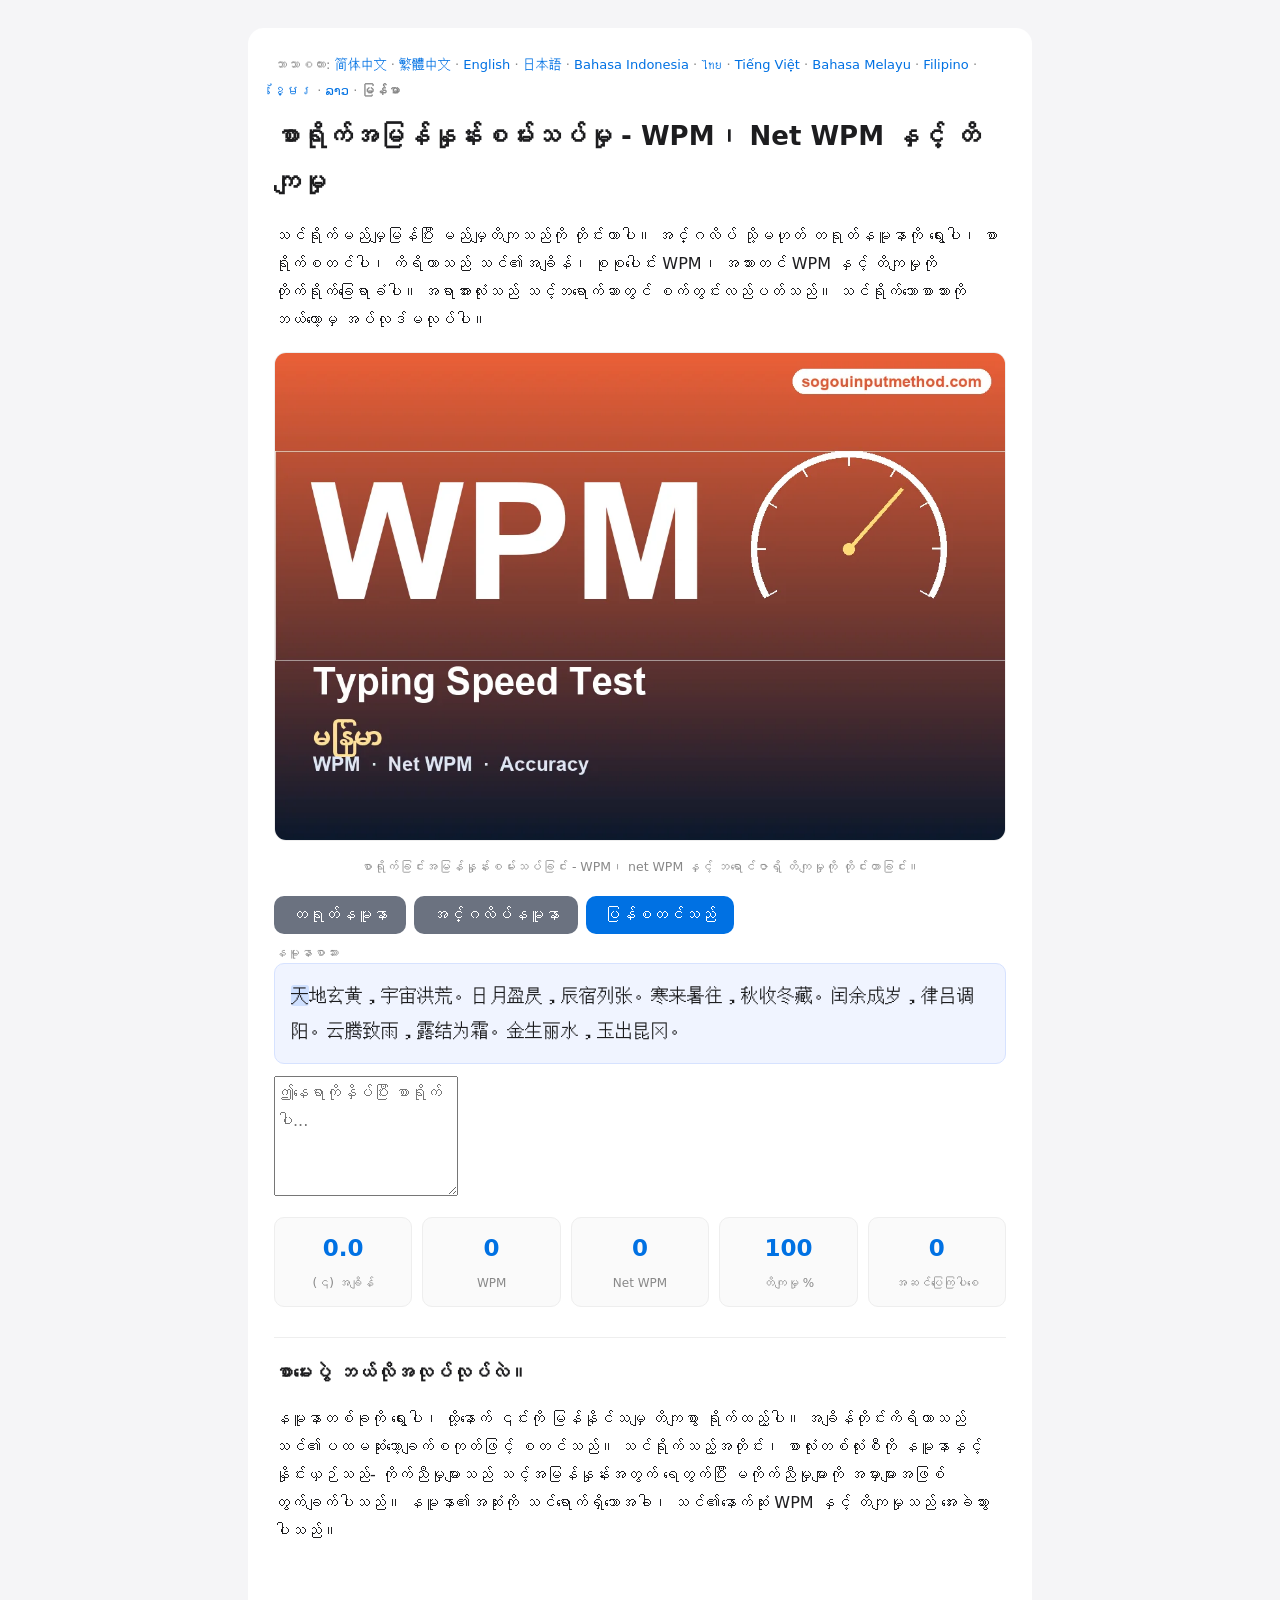
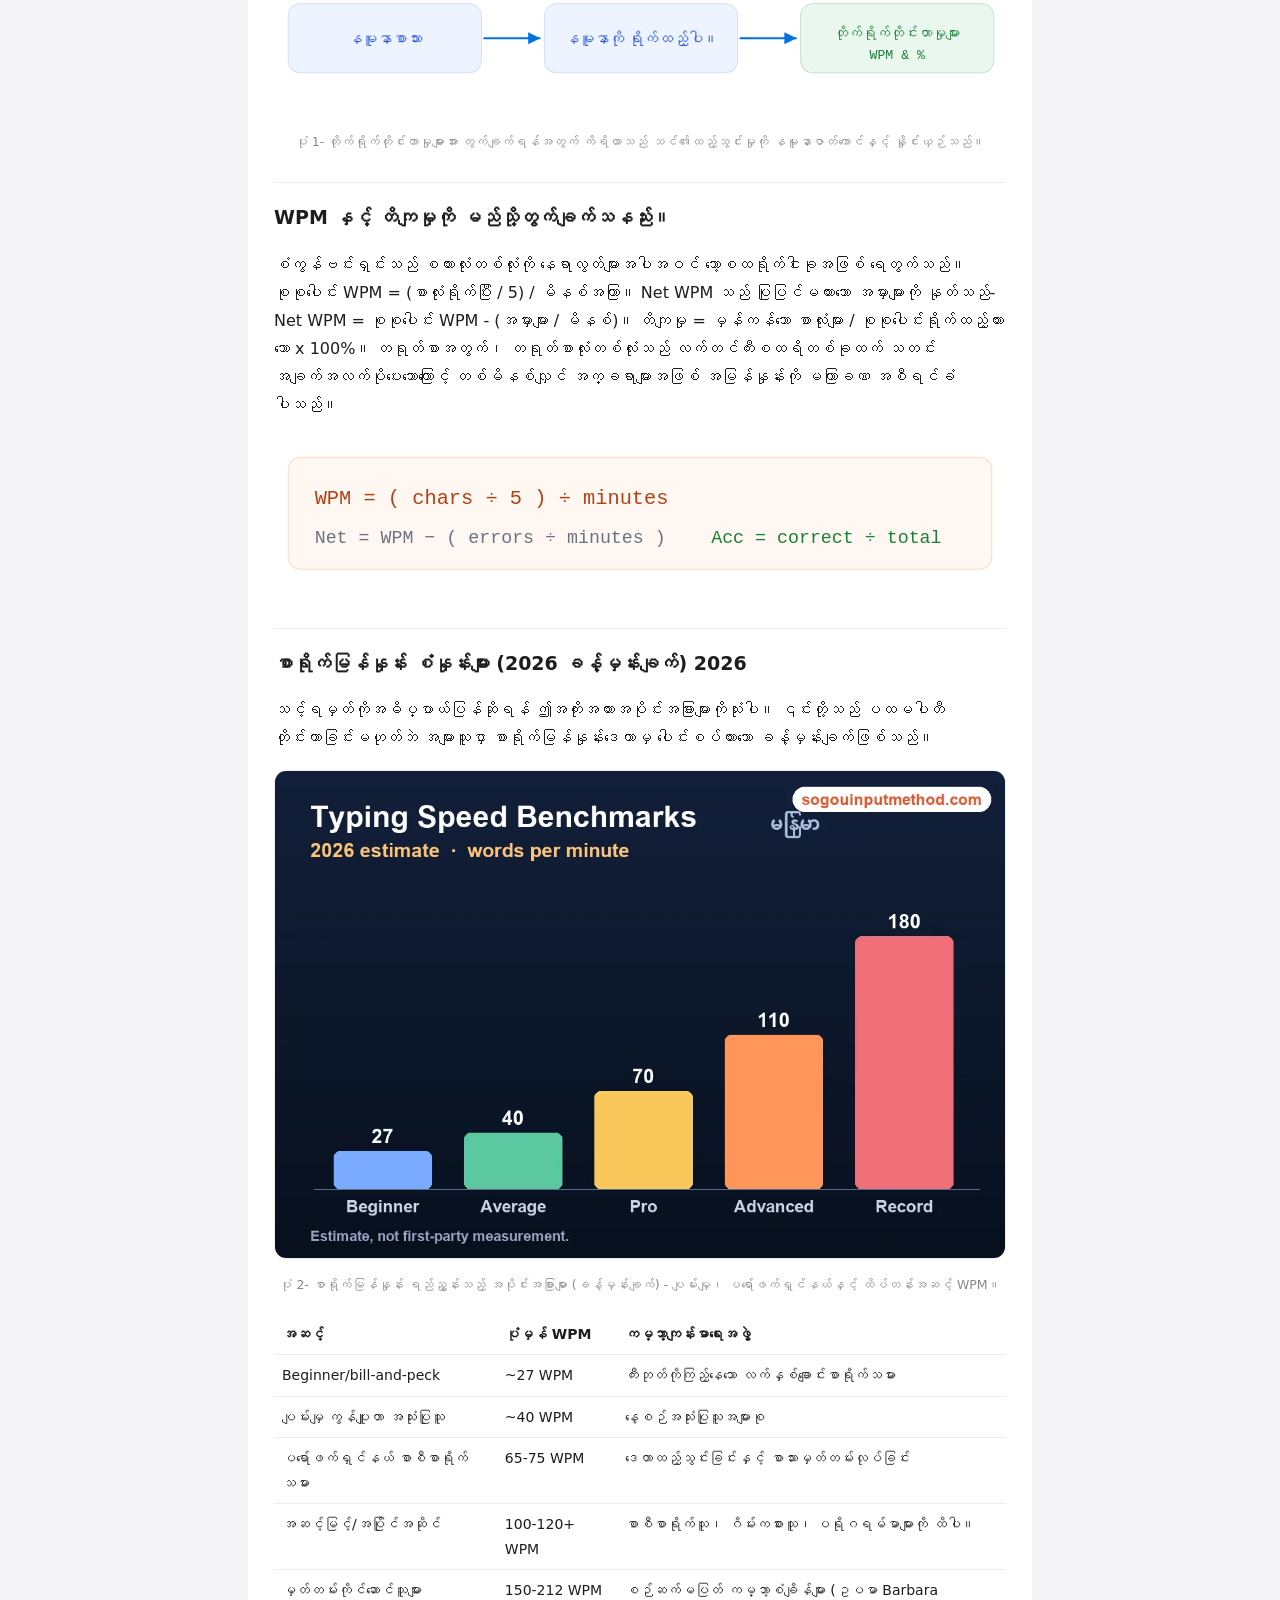
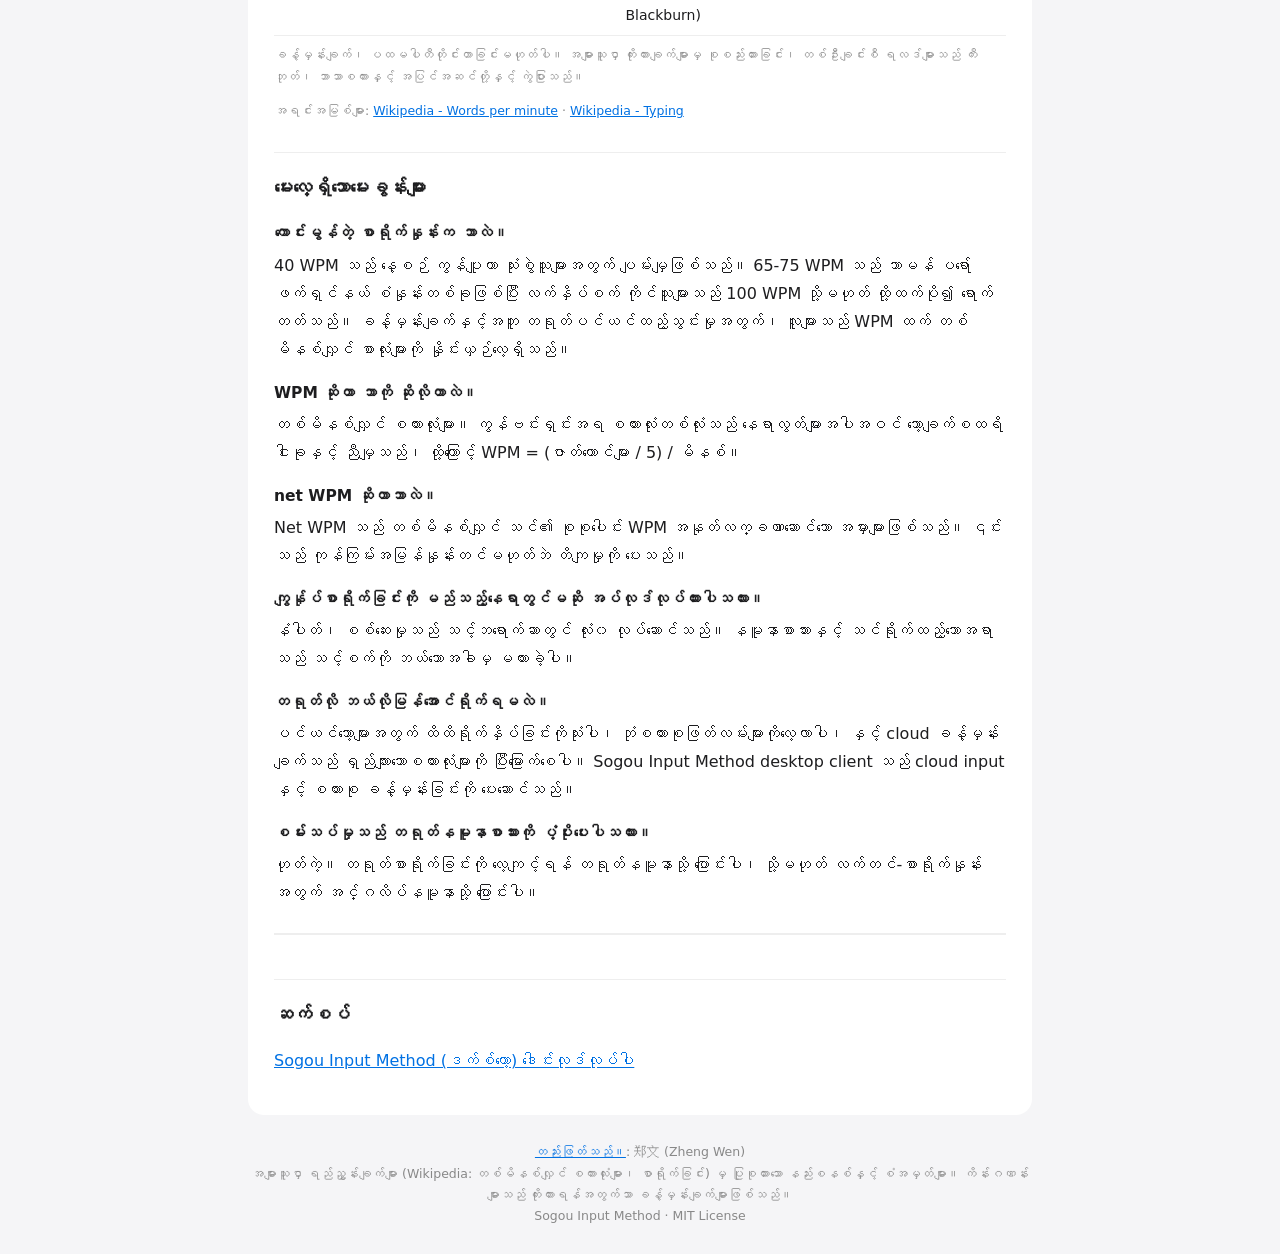
<file: my/index.html>
<!DOCTYPE html><html lang="my"><head><meta charset="utf-8">
<meta name="viewport" content="width=device-width,initial-scale=1">
<title>စာရိုက်အမြန်နှုန်းစမ်းသပ်မှု (WPM &amp; တိကျမှု) - Sogou Input Method ကိရိယာများ</title>
<meta name="description" content="အခမဲ့အွန်လိုင်းစာရိုက်အမြန်နှုန်းစမ်းသပ်မှု- တစ်မိနစ်လျှင် သင့်စကားလုံးများ (WPM)၊ net WPM နှင့် အင်္ဂလိပ် သို့မဟုတ် တရုတ်နမူနာဖြင့် တိကျမှုကို တိုင်းတာပါ။ သင့်ဘရောက်ဆာတွင် အပြည့်အဝအလုပ်လုပ်သည် - မည်သည့်အရာမျှ အပ်လုဒ်လုပ်ထားခြင်းမရှိပါ။">
<link rel="canonical" href="https://smartscarl.github.io/my/">
<link rel="alternate" hreflang="zh-Hans" href="https://smartscarl.github.io/">
<link rel="alternate" hreflang="zh-Hant" href="https://smartscarl.github.io/zh-tw/">
<link rel="alternate" hreflang="en" href="https://smartscarl.github.io/en/">
<link rel="alternate" hreflang="ja" href="https://smartscarl.github.io/ja/">
<link rel="alternate" hreflang="id" href="https://smartscarl.github.io/id/">
<link rel="alternate" hreflang="th" href="https://smartscarl.github.io/th/">
<link rel="alternate" hreflang="vi" href="https://smartscarl.github.io/vi/">
<link rel="alternate" hreflang="ms" href="https://smartscarl.github.io/ms/">
<link rel="alternate" hreflang="fil" href="https://smartscarl.github.io/fil/">
<link rel="alternate" hreflang="km" href="https://smartscarl.github.io/km/">
<link rel="alternate" hreflang="lo" href="https://smartscarl.github.io/lo/">
<link rel="alternate" hreflang="my" href="https://smartscarl.github.io/my/">
<link rel="alternate" hreflang="x-default" href="https://smartscarl.github.io/">
<script type="application/ld+json">
{
 "@context": "https://schema.org",
 "@graph": [
  {
   "@type": "WebApplication",
   "name": "စာရိုက်အမြန်နှုန်းစမ်းသပ်မှု (WPM & တိကျမှု) - Sogou Input Method ကိရိယာများ",
   "url": "https://smartscarl.github.io/my/",
   "applicationCategory": "UtilitiesApplication",
   "operatingSystem": "Web browser",
   "inLanguage": "my",
   "description": "အခမဲ့အွန်လိုင်းစာရိုက်အမြန်နှုန်းစမ်းသပ်မှု- တစ်မိနစ်လျှင် သင့်စကားလုံးများ (WPM)၊ net WPM နှင့် အင်္ဂလိပ် သို့မဟုတ် တရုတ်နမူနာဖြင့် တိကျမှုကို တိုင်းတာပါ။ သင့်ဘရောက်ဆာတွင် အပြည့်အဝအလုပ်လုပ်သည် - မည်သည့်အရာမျှ အပ်လုဒ်လုပ်ထားခြင်းမရှိပါ။",
   "isAccessibleForFree": true,
   "browserRequirements": "Requires JavaScript",
   "offers": {
    "@type": "Offer",
    "price": "0",
    "priceCurrency": "USD"
   },
   "author": {
    "@type": "Person",
    "name": "Zheng Wen",
    "url": "https://smartscarl.github.io/about-zhengwen/"
   }
  },
  {
   "@type": "FAQPage",
   "inLanguage": "my",
   "url": "https://smartscarl.github.io/my/",
   "mainEntity": [
    {
     "@type": "Question",
     "name": "ကောင်းမွန်တဲ့ စာရိုက်နှုန်းက ဘာလဲ။",
     "acceptedAnswer": {
      "@type": "Answer",
      "text": "40 WPM သည် နေ့စဉ် ကွန်ပျူတာ သုံးစွဲသူများအတွက် ပျမ်းမျှဖြစ်သည်။ 65-75 WPM သည် သာမန် ပရော်ဖက်ရှင်နယ် စံနှုန်းတစ်ခုဖြစ်ပြီး လက်နှိပ်စက် ကိုင်သူများသည် 100 WPM သို့မဟုတ် ထို့ထက်ပို၍ ရောက်တတ်သည်။ ခန့်မှန်းချက်နှင့်အတူ တရုတ်ပင်ယင်ထည့်သွင်းမှုအတွက်၊ လူများသည် WPM ထက် တစ်မိနစ်လျှင် စာလုံးများကို နှိုင်းယှဉ်လေ့ရှိသည်။"
     }
    },
    {
     "@type": "Question",
     "name": "WPM ဆိုတာ ဘာကို ဆိုလိုတာလဲ။",
     "acceptedAnswer": {
      "@type": "Answer",
      "text": "တစ်မိနစ်လျှင် စကားလုံးများ။ ကွန်ဗင်းရှင်းအရ စကားလုံးတစ်လုံးသည် နေရာလွတ်များအပါအဝင် သော့ချက်စထရိငါးခုနှင့် ညီမျှသည်၊ ထို့ကြောင့် WPM = (ဇာတ်ကောင်များ / 5) / မိနစ်။"
     }
    },
    {
     "@type": "Question",
     "name": "net WPM ဆိုတာဘာလဲ။",
     "acceptedAnswer": {
      "@type": "Answer",
      "text": "Net WPM သည် တစ်မိနစ်လျှင် သင်၏ စုစုပေါင်း WPM အနုတ်လက္ခဏာဆောင်သော အမှားများဖြစ်သည်။ ၎င်းသည် ကုန်ကြမ်းအမြန်နှုန်းတင်မဟုတ်ဘဲ တိကျမှုကို ပေးသည်။"
     }
    },
    {
     "@type": "Question",
     "name": "ကျွန်ုပ်စာရိုက်ခြင်းကို မည်သည့်နေရာတွင်မဆို အပ်လုဒ်လုပ်ထားပါသလား။",
     "acceptedAnswer": {
      "@type": "Answer",
      "text": "နံပါတ်၊ စစ်ဆေးမှုသည် သင့်ဘရောက်ဆာတွင် လုံး၀ လုပ်ဆောင်သည်။ နမူနာစာသားနှင့် သင်ရိုက်ထည့်သောအရာသည် သင့်စက်ကို ဘယ်သောအခါမှ မထားခဲ့ပါ။"
     }
    },
    {
     "@type": "Question",
     "name": "တရုတ်လို ဘယ်လိုမြန်အောင်ရိုက်ရမလဲ။",
     "acceptedAnswer": {
      "@type": "Answer",
      "text": "ပင်ယင်သော့များအတွက် ထိထိရိုက်နှိပ်ခြင်းကိုသုံးပါ၊ ဘုံစကားစုဖြတ်လမ်းများကိုလေ့လာပါ၊ နှင့် cloud ခန့်မှန်းချက်သည် ရှည်လျားသောစကားလုံးများကို ပြီးမြောက်စေပါ။ Sogou Input Method desktop client သည် cloud input နှင့် စကားစု ခန့်မှန်းခြင်းကို ပေးဆောင်သည်။"
     }
    },
    {
     "@type": "Question",
     "name": "စမ်းသပ်မှုသည် တရုတ်နမူနာစာသားကို ပံ့ပိုးပေးပါသလား။",
     "acceptedAnswer": {
      "@type": "Answer",
      "text": "ဟုတ်ကဲ့။ တရုတ်စာရိုက်ခြင်းကို လေ့ကျင့်ရန် တရုတ်နမူနာသို့ ပြောင်းပါ၊ သို့မဟုတ် လက်တင်-စာရိုက်နှုန်းအတွက် အင်္ဂလိပ်နမူနာသို့ ပြောင်းပါ။"
     }
    }
   ]
  }
 ]
}
</script>
<link rel="stylesheet" href="/style.css"></head>
<body><div class="wrap"><main>
<nav class="lang">ဘာသာစကား: <a href="/">简体中文</a> · <a href="/zh-tw/">繁體中文</a> · <a href="/en/">English</a> · <a href="/ja/">日本語</a> · <a href="/id/">Bahasa Indonesia</a> · <a href="/th/">ไทย</a> · <a href="/vi/">Tiếng Việt</a> · <a href="/ms/">Bahasa Melayu</a> · <a href="/fil/">Filipino</a> · <a href="/km/">ខ្មែរ</a> · <a href="/lo/">ລາວ</a> · <strong>မြန်မာ</strong></nav>
<h1>စာရိုက်အမြန်နှုန်းစမ်းသပ်မှု - WPM၊ Net WPM နှင့် တိကျမှု</h1>
<p>သင်ရိုက်မည်မျှမြန်ပြီး မည်မျှတိကျသည်ကို တိုင်းတာပါ။ အင်္ဂလိပ် သို့မဟုတ် တရုတ်နမူနာကို ရွေးပါ၊ စာရိုက်စတင်ပါ၊ ကိရိယာသည် သင်၏အချိန်၊ စုစုပေါင်း WPM၊ အသားတင် WPM နှင့် တိကျမှုကို တိုက်ရိုက်ခြေရာခံပါ။ အရာအားလုံးသည် သင့်ဘရောက်ဆာတွင် စက်တွင်းလည်ပတ်သည်။ သင်ရိုက်သောစာသားကို ဘယ်တော့မှ အပ်လုဒ်မလုပ်ပါ။</p>
<figure class="i4png"><picture><source type="image/webp" srcset="/img/cover_my.webp"><img src="/img/cover_my.png" alt="စာရိုက်ခြင်းအမြန်နှုန်းစမ်းသပ်ခြင်း - WPM၊ net WPM နှင့် ဘရောင်ဇာရှိ တိကျမှုကို တိုင်းတာခြင်း။" fetchpriority="high" width="1120" height="746" style="width:100%;height:auto;border-radius:12px;border:1px solid #eee"></picture><figcaption>စာရိုက်ခြင်းအမြန်နှုန်းစမ်းသပ်ခြင်း - WPM၊ net WPM နှင့် ဘရောင်ဇာရှိ တိကျမှုကို တိုင်းတာခြင်း။</figcaption></figure>
<div class="tt-wrap"><div class="tt-btns"><button class="sec" data-sample="zh">တရုတ်နမူနာ</button><button class="sec" data-sample="en">အင်္ဂလိပ်နမူနာ</button><button id="tt-restart">ပြန်စတင်သည်</button></div><div class="label">နမူနာစာသား</div><div id="tt-target" class="tt-target" aria-live="polite"></div><textarea id="tt-input" placeholder="ဤနေရာကိုနှိပ်ပြီး စာရိုက်ပါ..." autocomplete="off" autocapitalize="off" spellcheck="false"></textarea><div class="tt-stats"><div class="tt-stat"><b id="tt-time">0.0</b><span>(၎) အချိန်</span></div><div class="tt-stat"><b id="tt-wpm">0</b><span>WPM</span></div><div class="tt-stat"><b id="tt-net">0</b><span>Net WPM</span></div><div class="tt-stat"><b id="tt-acc">100</b><span>တိကျမှု %</span></div><div class="tt-stat"><b id="tt-err">0</b><span>အဆင်ပြေကြပါစေ</span></div></div><div id="tt-done" class="note" role="status" style="display:none"></div></div>
<h2>စာမေးပွဲ ဘယ်လိုအလုပ်လုပ်လဲ။</h2>
<p>နမူနာတစ်ခုကို ရွေးပါ၊ ထို့နောက် ၎င်းကို မြန်နိုင်သမျှ တိကျစွာ ရိုက်ထည့်ပါ။ အချိန်တိုင်းကိရိယာသည် သင်၏ပထမဆုံးသော့ချက်စကုတ်ဖြင့် စတင်သည်။ သင်ရိုက်သည့်အတိုင်း၊ စာလုံးတစ်လုံးစီကို နမူနာနှင့် နှိုင်းယှဉ်သည်- ကိုက်ညီမှုများသည် သင့်အမြန်နှုန်းအတွက် ရေတွက်ပြီး မကိုက်ညီမှုများကို အမှားများအဖြစ် တွက်ချက်ပါသည်။ နမူနာ၏အဆုံးကို သင်ရောက်ရှိသောအခါ၊ သင်၏နောက်ဆုံး WPM နှင့် တိကျမှုသည် အေးခဲသွားပါသည်။</p>
<figure><svg viewBox="0 0 720 150" xmlns="http://www.w3.org/2000/svg" role="img" aria-label="တိုက်ရိုက်တိုင်းတာမှုများ"><defs><marker id="ar" markerWidth="9" markerHeight="9" refX="6" refY="3" orient="auto"><path d="M0,0 L6,3 L0,6 Z" fill="#0071e3"/></marker></defs><rect x="14" y="40" width="190" height="68" rx="12" fill="#eef4ff" stroke="#cfe0ff"/><text x="109" y="80" text-anchor="middle" font-family="system-ui,Arial" font-size="15" fill="#1d4ed8">နမူနာစာသား</text><rect x="266" y="40" width="190" height="68" rx="12" fill="#eef4ff" stroke="#cfe0ff"/><text x="361" y="80" text-anchor="middle" font-family="system-ui,Arial" font-size="15" fill="#1d4ed8">နမူနာကို ရိုက်ထည့်ပါ။</text><rect x="518" y="40" width="190" height="68" rx="12" fill="#e9f7ef" stroke="#bfe6cd"/><text x="613" y="74" text-anchor="middle" font-family="system-ui,Arial" font-size="14" fill="#1a7f37">တိုက်ရိုက်တိုင်းတာမှုများ</text><text x="613" y="94" text-anchor="middle" font-family="ui-monospace,Consolas,monospace" font-size="13" fill="#1a7f37">WPM &amp; %</text><line x1="206" y1="74" x2="262" y2="74" stroke="#0071e3" stroke-width="2" marker-end="url(#ar)"/><line x1="458" y1="74" x2="514" y2="74" stroke="#0071e3" stroke-width="2" marker-end="url(#ar)"/></svg><figcaption>ပုံ 1- တိုက်ရိုက်တိုင်းတာမှုများအား တွက်ချက်ရန်အတွက် ကိရိယာသည် သင်၏ထည့်သွင်းမှုကို နမူနာဇာတ်ကောင်နှင့် နှိုင်းယှဉ်သည်။</figcaption></figure>
<h2>WPM နှင့် တိကျမှုကို မည်သို့တွက်ချက်သနည်း။</h2>
<p>စံကွန်ဗင်းရှင်းသည် စကားလုံးတစ်လုံးကို နေရာလွတ်များအပါအဝင် သော့စထရိုက်ငါးခုအဖြစ် ရေတွက်သည်။ စုစုပေါင်း WPM = (စာလုံးရိုက်ပြီး / 5) / မိနစ်အကြာ။ Net WPM သည် ပြုပြင်မထားသော အမှားများကို နုတ်သည်- Net WPM = စုစုပေါင်း WPM - (အမှားများ / မိနစ်)။ တိကျမှု = မှန်ကန်သော စာလုံးများ / စုစုပေါင်းရိုက်ထည့်ထားသော x 100%။ တရုတ်စာအတွက်၊ တရုတ်စာလုံးတစ်လုံးသည် လက်တင်ကီးစထရိတစ်ခုထက် သတင်းအချက်အလက်ပိုပေးသောကြောင့် တစ်မိနစ်လျှင် အက္ခရာများအဖြစ် အမြန်နှုန်းကို မကြာခဏ အစီရင်ခံပါသည်။</p>
<figure><svg viewBox="0 0 720 150" xmlns="http://www.w3.org/2000/svg" role="img" aria-label="WPM formula"><rect x="14" y="20" width="692" height="110" rx="12" fill="#fff8f2" stroke="#ffd9c2"/><text x="40" y="66" font-family="ui-monospace,Consolas,monospace" font-size="20" fill="#b34114">WPM = ( chars &#247; 5 ) &#247; minutes</text><text x="40" y="104" font-family="ui-monospace,Consolas,monospace" font-size="18" fill="#6b7280">Net = WPM &#8722; ( errors &#247; minutes )</text><text x="430" y="104" font-family="ui-monospace,Consolas,monospace" font-size="18" fill="#1a7f37">Acc = correct &#247; total</text></svg></figure>
<section id="i4data">
<h2>စာရိုက်မြန်နှုန်း စံနှုန်းများ (2026 ခန့်မှန်းချက်) <span class="i4year">2026</span></h2>
<p>သင့်ရမှတ်ကိုအဓိပ္ပာယ်ပြန်ဆိုရန် ဤအကိုးအကားအပိုင်းအခြားများကိုသုံးပါ။ ၎င်းတို့သည် ပထမပါတီတိုင်းတာခြင်းမဟုတ်ဘဲ အများသူငှာ စာရိုက်မြန်နှုန်းဒေတာမှ ပေါင်းစပ်ထားသော ခန့်မှန်းချက်ဖြစ်သည်။</p>
<figure class="i4png"><picture><source type="image/webp" srcset="/img/board_my.webp"><img src="/img/board_my.png" alt="ပုံ 2- စာရိုက်မြန်နှုန်း ရည်ညွှန်းသည့် အပိုင်းအခြားများ (ခန့်မှန်းချက်) - ပျမ်းမျှ၊ ပရော်ဖက်ရှင်နယ်နှင့် ထိပ်တန်းအဆင့် WPM။" loading="lazy" width="1120" height="746" style="width:100%;height:auto;border-radius:12px;border:1px solid #eee"></picture><figcaption>ပုံ 2- စာရိုက်မြန်နှုန်း ရည်ညွှန်းသည့် အပိုင်းအခြားများ (ခန့်မှန်းချက်) - ပျမ်းမျှ၊ ပရော်ဖက်ရှင်နယ်နှင့် ထိပ်တန်းအဆင့် WPM။</figcaption></figure>
<table class="bench"><tr><th>အဆင့်</th><th>ပုံမှန် WPM</th><th>ကမ္ဘာ့ကျန်းမာရေးအဖွဲ့</th></tr><tr><td>Beginner/bill-and-peck</td><td>~27 WPM</td><td>ကီးဘုတ်ကိုကြည့်နေသော လက်နှစ်ချောင်းစာရိုက်သမား</td></tr><tr><td>ပျမ်းမျှ ကွန်ပျူတာ အသုံးပြုသူ</td><td>~40 WPM</td><td>နေ့စဉ်အသုံးပြုသူအများစု</td></tr><tr><td>ပရော်ဖက်ရှင်နယ် စာစီစာရိုက်သမား</td><td>65-75 WPM</td><td>ဒေတာထည့်သွင်းခြင်းနှင့် စာသားမှတ်တမ်းလုပ်ခြင်း</td></tr><tr><td>အဆင့်မြင့်/အပြိုင်အဆိုင်</td><td>100-120+ WPM</td><td>စာစီစာရိုက်သူ၊ ဂိမ်းကစားသူ၊ ပရိုဂရမ်မာများကို ထိပါ။</td></tr><tr><td>မှတ်တမ်းကိုင်ဆောင်သူများ</td><td>150-212 WPM</td><td>စဉ်ဆက်မပြတ် ကမ္ဘာ့စံချိန်များ (ဥပမာ Barbara Blackburn)</td></tr></table>
<p class="note">ခန့်မှန်းချက်၊ ပထမပါတီတိုင်းတာခြင်းမဟုတ်ပါ။ အများသူငှာ ကိုးကားချက်များမှ စုစည်းထားခြင်း၊ တစ်ဦးချင်းစီ ရလဒ်များသည် ကီးဘုတ်၊ ဘာသာစကားနှင့် အပြင်အဆင်တို့နှင့် ကွဲပြားသည်။</p>
<p class="src">အရင်းအမြစ်များ: <a href="https://en.wikipedia.org/wiki/Words_per_minute" rel="nofollow noopener" target="_blank">Wikipedia - Words per minute</a> · <a href="https://en.wikipedia.org/wiki/Typing" rel="nofollow noopener" target="_blank">Wikipedia - Typing</a></p>
</section>
<h2>မေးလေ့ရှိသောမေးခွန်းများ</h2>
<div class="faq"><h3>ကောင်းမွန်တဲ့ စာရိုက်နှုန်းက ဘာလဲ။</h3><p>40 WPM သည် နေ့စဉ် ကွန်ပျူတာ သုံးစွဲသူများအတွက် ပျမ်းမျှဖြစ်သည်။ 65-75 WPM သည် သာမန် ပရော်ဖက်ရှင်နယ် စံနှုန်းတစ်ခုဖြစ်ပြီး လက်နှိပ်စက် ကိုင်သူများသည် 100 WPM သို့မဟုတ် ထို့ထက်ပို၍ ရောက်တတ်သည်။ ခန့်မှန်းချက်နှင့်အတူ တရုတ်ပင်ယင်ထည့်သွင်းမှုအတွက်၊ လူများသည် WPM ထက် တစ်မိနစ်လျှင် စာလုံးများကို နှိုင်းယှဉ်လေ့ရှိသည်။</p></div>
<div class="faq"><h3>WPM ဆိုတာ ဘာကို ဆိုလိုတာလဲ။</h3><p>တစ်မိနစ်လျှင် စကားလုံးများ။ ကွန်ဗင်းရှင်းအရ စကားလုံးတစ်လုံးသည် နေရာလွတ်များအပါအဝင် သော့ချက်စထရိငါးခုနှင့် ညီမျှသည်၊ ထို့ကြောင့် WPM = (ဇာတ်ကောင်များ / 5) / မိနစ်။</p></div>
<div class="faq"><h3>net WPM ဆိုတာဘာလဲ။</h3><p>Net WPM သည် တစ်မိနစ်လျှင် သင်၏ စုစုပေါင်း WPM အနုတ်လက္ခဏာဆောင်သော အမှားများဖြစ်သည်။ ၎င်းသည် ကုန်ကြမ်းအမြန်နှုန်းတင်မဟုတ်ဘဲ တိကျမှုကို ပေးသည်။</p></div>
<div class="faq"><h3>ကျွန်ုပ်စာရိုက်ခြင်းကို မည်သည့်နေရာတွင်မဆို အပ်လုဒ်လုပ်ထားပါသလား။</h3><p>နံပါတ်၊ စစ်ဆေးမှုသည် သင့်ဘရောက်ဆာတွင် လုံး၀ လုပ်ဆောင်သည်။ နမူနာစာသားနှင့် သင်ရိုက်ထည့်သောအရာသည် သင့်စက်ကို ဘယ်သောအခါမှ မထားခဲ့ပါ။</p></div>
<div class="faq"><h3>တရုတ်လို ဘယ်လိုမြန်အောင်ရိုက်ရမလဲ။</h3><p>ပင်ယင်သော့များအတွက် ထိထိရိုက်နှိပ်ခြင်းကိုသုံးပါ၊ ဘုံစကားစုဖြတ်လမ်းများကိုလေ့လာပါ၊ နှင့် cloud ခန့်မှန်းချက်သည် ရှည်လျားသောစကားလုံးများကို ပြီးမြောက်စေပါ။ Sogou Input Method desktop client သည် cloud input နှင့် စကားစု ခန့်မှန်းခြင်းကို ပေးဆောင်သည်။</p></div>
<div class="faq"><h3>စမ်းသပ်မှုသည် တရုတ်နမူနာစာသားကို ပံ့ပိုးပေးပါသလား။</h3><p>ဟုတ်ကဲ့။ တရုတ်စာရိုက်ခြင်းကို လေ့ကျင့်ရန် တရုတ်နမူနာသို့ ပြောင်းပါ၊ သို့မဟုတ် လက်တင်-စာရိုက်နှုန်းအတွက် အင်္ဂလိပ်နမူနာသို့ ပြောင်းပါ။</p></div>
<div class="related"><h2>ဆက်စပ်</h2><p><a href="https://sogouinputmethod.com/download/">Sogou Input Method (ဒက်စ်တော့) ဒေါင်းလုဒ်လုပ်ပါ</a></p></div>
</main>
<footer><a href="/about-zhengwen/">တည်းဖြတ်သည်။</a>: 郑文 (Zheng Wen)<br>အများသူငှာ ရည်ညွှန်းချက်များ (Wikipedia: တစ်မိနစ်လျှင် စကားလုံးများ၊ စာရိုက်ခြင်း) မှ ပြုစုထားသော နည်းစနစ်နှင့် စံအမှတ်များ။ ကိန်းဂဏန်းများသည် ကိုးကားရန်အတွက်သာ ခန့်မှန်းချက်များဖြစ်သည်။<br>Sogou Input Method · MIT License</footer>
</div>
<script>window.TT_DONE="ပြီးပြီ။ သင်၏နောက်ဆုံး WPM နှင့် တိကျမှုကို အထက်တွင်ပြသထားသည်။";</script>
<script src="/typing.js"></script></body></html>
</file>
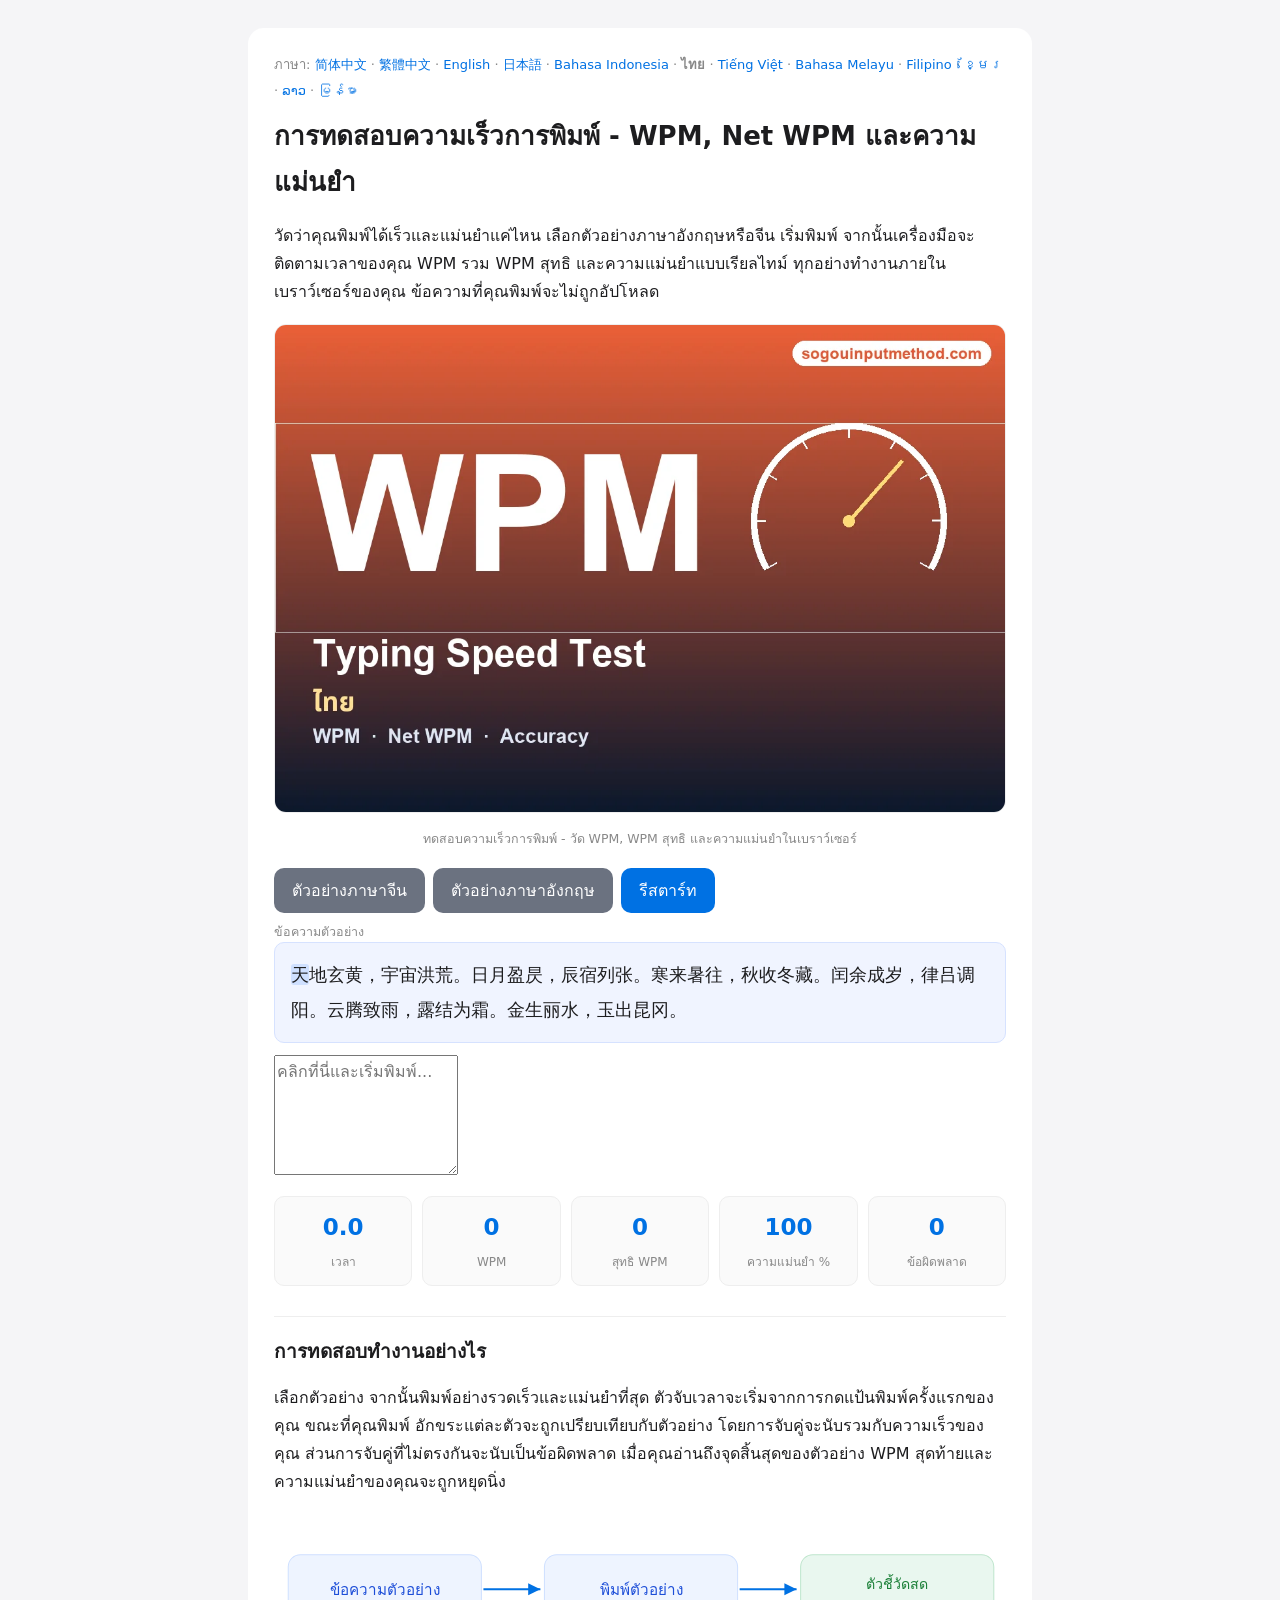
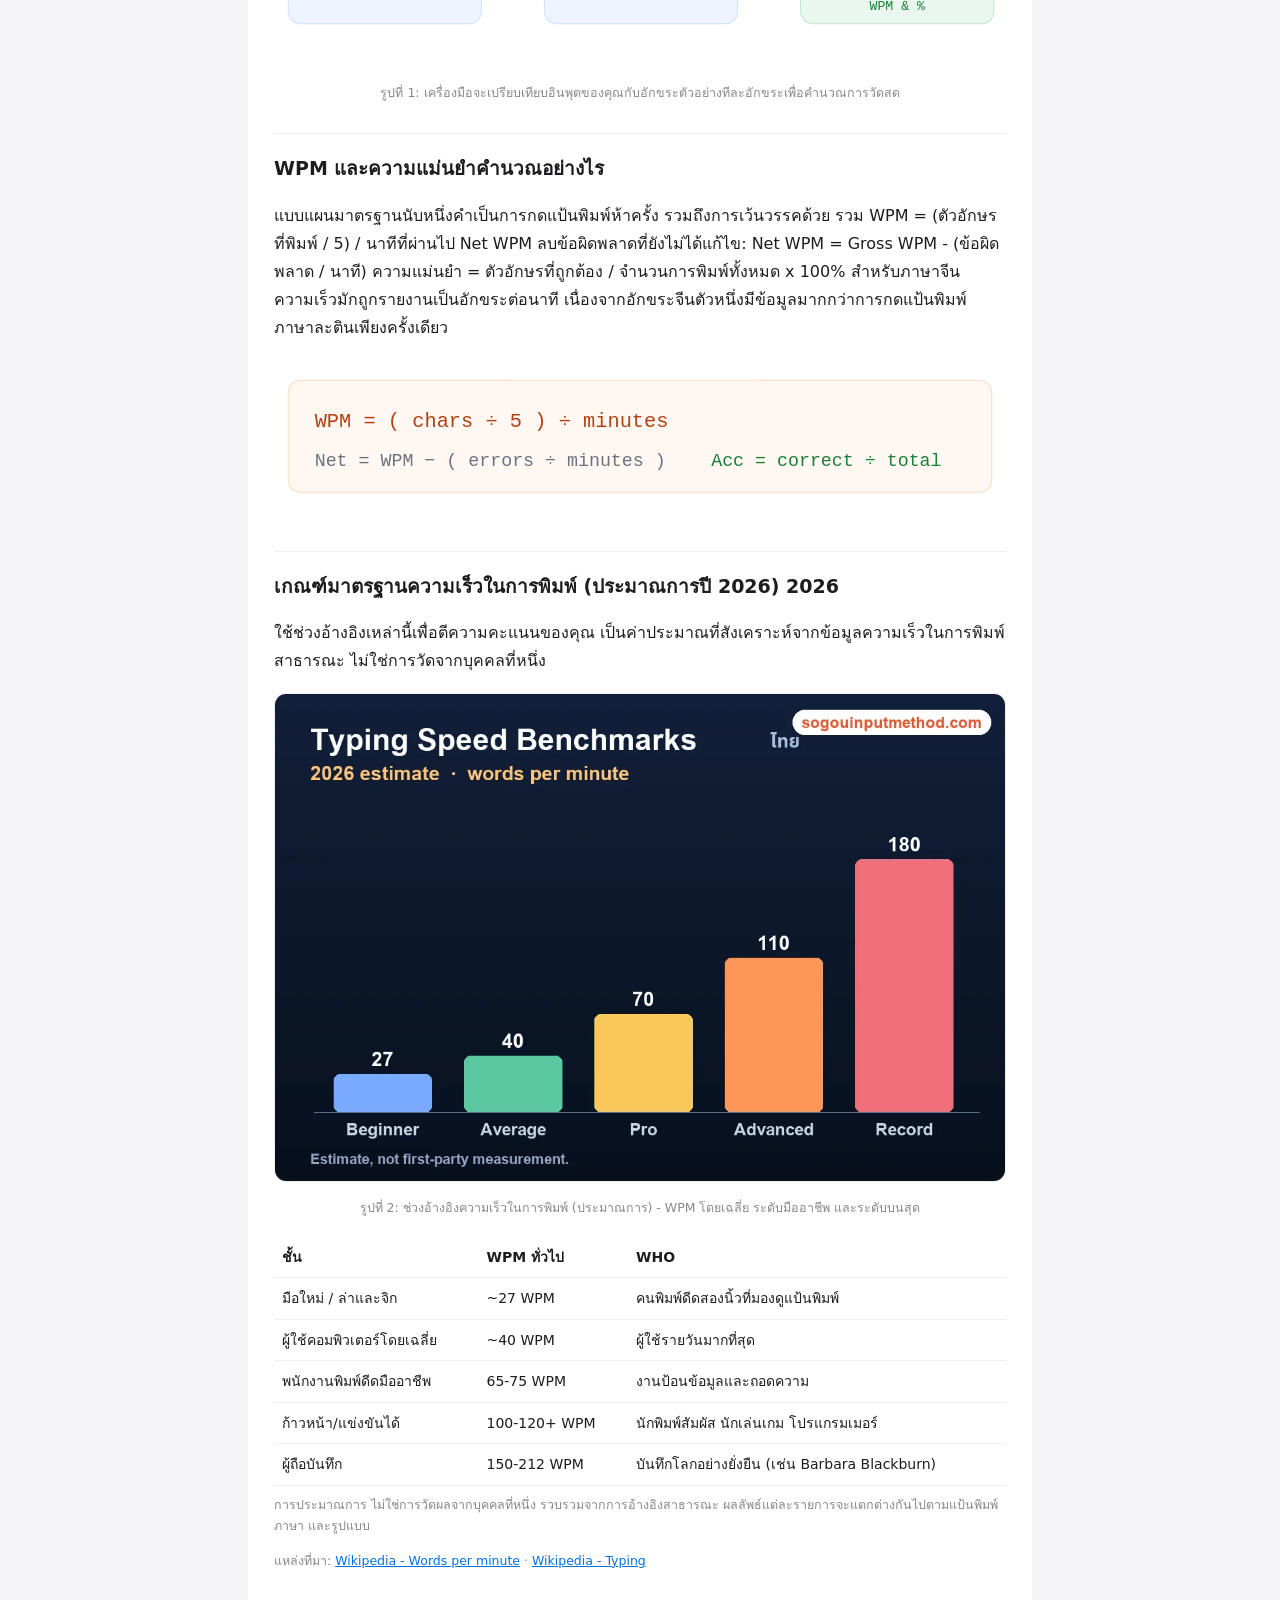
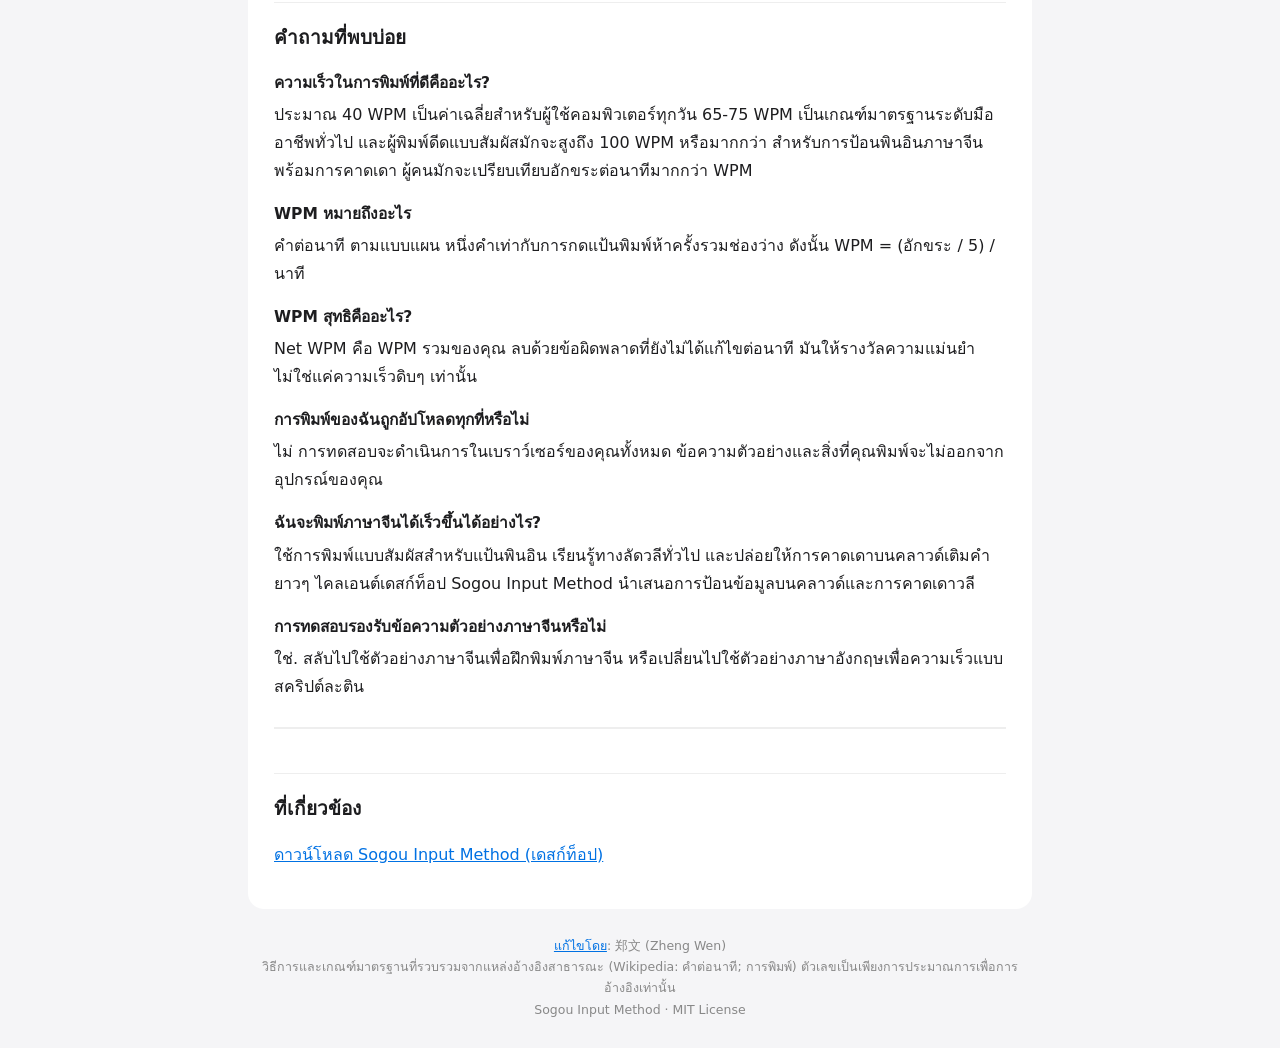
<file: th/index.html>
<!DOCTYPE html><html lang="th"><head><meta charset="utf-8">
<meta name="viewport" content="width=device-width,initial-scale=1">
<title>การทดสอบความเร็วในการพิมพ์ (WPM และความแม่นยำ) - เครื่องมือ Sogou Input Method</title>
<meta name="description" content="การทดสอบความเร็วการพิมพ์ออนไลน์ฟรี: วัดคำต่อนาที (WPM) WPM สุทธิ และความแม่นยำด้วยตัวอย่างภาษาอังกฤษหรือจีน ทำงานได้อย่างสมบูรณ์ในเบราว์เซอร์ของคุณ - ไม่มีการอัปโหลดอะไรเลย">
<link rel="canonical" href="https://smartscarl.github.io/th/">
<link rel="alternate" hreflang="zh-Hans" href="https://smartscarl.github.io/">
<link rel="alternate" hreflang="zh-Hant" href="https://smartscarl.github.io/zh-tw/">
<link rel="alternate" hreflang="en" href="https://smartscarl.github.io/en/">
<link rel="alternate" hreflang="ja" href="https://smartscarl.github.io/ja/">
<link rel="alternate" hreflang="id" href="https://smartscarl.github.io/id/">
<link rel="alternate" hreflang="th" href="https://smartscarl.github.io/th/">
<link rel="alternate" hreflang="vi" href="https://smartscarl.github.io/vi/">
<link rel="alternate" hreflang="ms" href="https://smartscarl.github.io/ms/">
<link rel="alternate" hreflang="fil" href="https://smartscarl.github.io/fil/">
<link rel="alternate" hreflang="km" href="https://smartscarl.github.io/km/">
<link rel="alternate" hreflang="lo" href="https://smartscarl.github.io/lo/">
<link rel="alternate" hreflang="my" href="https://smartscarl.github.io/my/">
<link rel="alternate" hreflang="x-default" href="https://smartscarl.github.io/">
<script type="application/ld+json">
{
 "@context": "https://schema.org",
 "@graph": [
  {
   "@type": "WebApplication",
   "name": "การทดสอบความเร็วในการพิมพ์ (WPM และความแม่นยำ) - เครื่องมือ Sogou Input Method",
   "url": "https://smartscarl.github.io/th/",
   "applicationCategory": "UtilitiesApplication",
   "operatingSystem": "Web browser",
   "inLanguage": "th",
   "description": "การทดสอบความเร็วการพิมพ์ออนไลน์ฟรี: วัดคำต่อนาที (WPM) WPM สุทธิ และความแม่นยำด้วยตัวอย่างภาษาอังกฤษหรือจีน ทำงานได้อย่างสมบูรณ์ในเบราว์เซอร์ของคุณ - ไม่มีการอัปโหลดอะไรเลย",
   "isAccessibleForFree": true,
   "browserRequirements": "Requires JavaScript",
   "offers": {
    "@type": "Offer",
    "price": "0",
    "priceCurrency": "USD"
   },
   "author": {
    "@type": "Person",
    "name": "Zheng Wen",
    "url": "https://smartscarl.github.io/about-zhengwen/"
   }
  },
  {
   "@type": "FAQPage",
   "inLanguage": "th",
   "url": "https://smartscarl.github.io/th/",
   "mainEntity": [
    {
     "@type": "Question",
     "name": "ความเร็วในการพิมพ์ที่ดีคืออะไร?",
     "acceptedAnswer": {
      "@type": "Answer",
      "text": "ประมาณ 40 WPM เป็นค่าเฉลี่ยสำหรับผู้ใช้คอมพิวเตอร์ทุกวัน 65-75 WPM เป็นเกณฑ์มาตรฐานระดับมืออาชีพทั่วไป และผู้พิมพ์ดีดแบบสัมผัสมักจะสูงถึง 100 WPM หรือมากกว่า สำหรับการป้อนพินอินภาษาจีนพร้อมการคาดเดา ผู้คนมักจะเปรียบเทียบอักขระต่อนาทีมากกว่า WPM"
     }
    },
    {
     "@type": "Question",
     "name": "WPM หมายถึงอะไร",
     "acceptedAnswer": {
      "@type": "Answer",
      "text": "คำต่อนาที ตามแบบแผน หนึ่งคำเท่ากับการกดแป้นพิมพ์ห้าครั้งรวมช่องว่าง ดังนั้น WPM = (อักขระ / 5) / นาที"
     }
    },
    {
     "@type": "Question",
     "name": "WPM สุทธิคืออะไร?",
     "acceptedAnswer": {
      "@type": "Answer",
      "text": "Net WPM คือ WPM รวมของคุณ ลบด้วยข้อผิดพลาดที่ยังไม่ได้แก้ไขต่อนาที มันให้รางวัลความแม่นยำ ไม่ใช่แค่ความเร็วดิบๆ เท่านั้น"
     }
    },
    {
     "@type": "Question",
     "name": "การพิมพ์ของฉันถูกอัปโหลดทุกที่หรือไม่",
     "acceptedAnswer": {
      "@type": "Answer",
      "text": "ไม่ การทดสอบจะดำเนินการในเบราว์เซอร์ของคุณทั้งหมด ข้อความตัวอย่างและสิ่งที่คุณพิมพ์จะไม่ออกจากอุปกรณ์ของคุณ"
     }
    },
    {
     "@type": "Question",
     "name": "ฉันจะพิมพ์ภาษาจีนได้เร็วขึ้นได้อย่างไร?",
     "acceptedAnswer": {
      "@type": "Answer",
      "text": "ใช้การพิมพ์แบบสัมผัสสำหรับแป้นพินอิน เรียนรู้ทางลัดวลีทั่วไป และปล่อยให้การคาดเดาบนคลาวด์เติมคำยาวๆ ไคลเอนต์เดสก์ท็อป Sogou Input Method นำเสนอการป้อนข้อมูลบนคลาวด์และการคาดเดาวลี"
     }
    },
    {
     "@type": "Question",
     "name": "การทดสอบรองรับข้อความตัวอย่างภาษาจีนหรือไม่",
     "acceptedAnswer": {
      "@type": "Answer",
      "text": "ใช่. สลับไปใช้ตัวอย่างภาษาจีนเพื่อฝึกพิมพ์ภาษาจีน หรือเปลี่ยนไปใช้ตัวอย่างภาษาอังกฤษเพื่อความเร็วแบบสคริปต์ละติน"
     }
    }
   ]
  }
 ]
}
</script>
<link rel="stylesheet" href="/style.css"></head>
<body><div class="wrap"><main>
<nav class="lang">ภาษา: <a href="/">简体中文</a> · <a href="/zh-tw/">繁體中文</a> · <a href="/en/">English</a> · <a href="/ja/">日本語</a> · <a href="/id/">Bahasa Indonesia</a> · <strong>ไทย</strong> · <a href="/vi/">Tiếng Việt</a> · <a href="/ms/">Bahasa Melayu</a> · <a href="/fil/">Filipino</a> · <a href="/km/">ខ្មែរ</a> · <a href="/lo/">ລາວ</a> · <a href="/my/">မြန်မာ</a></nav>
<h1>การทดสอบความเร็วการพิมพ์ - WPM, Net WPM และความแม่นยำ</h1>
<p>วัดว่าคุณพิมพ์ได้เร็วและแม่นยำแค่ไหน เลือกตัวอย่างภาษาอังกฤษหรือจีน เริ่มพิมพ์ จากนั้นเครื่องมือจะติดตามเวลาของคุณ WPM รวม WPM สุทธิ และความแม่นยำแบบเรียลไทม์ ทุกอย่างทำงานภายในเบราว์เซอร์ของคุณ ข้อความที่คุณพิมพ์จะไม่ถูกอัปโหลด</p>
<figure class="i4png"><picture><source type="image/webp" srcset="/img/cover_th.webp"><img src="/img/cover_th.png" alt="ทดสอบความเร็วการพิมพ์ - วัด WPM, WPM สุทธิ และความแม่นยำในเบราว์เซอร์" fetchpriority="high" width="1120" height="746" style="width:100%;height:auto;border-radius:12px;border:1px solid #eee"></picture><figcaption>ทดสอบความเร็วการพิมพ์ - วัด WPM, WPM สุทธิ และความแม่นยำในเบราว์เซอร์</figcaption></figure>
<div class="tt-wrap"><div class="tt-btns"><button class="sec" data-sample="zh">ตัวอย่างภาษาจีน</button><button class="sec" data-sample="en">ตัวอย่างภาษาอังกฤษ</button><button id="tt-restart">รีสตาร์ท</button></div><div class="label">ข้อความตัวอย่าง</div><div id="tt-target" class="tt-target" aria-live="polite"></div><textarea id="tt-input" placeholder="คลิกที่นี่และเริ่มพิมพ์..." autocomplete="off" autocapitalize="off" spellcheck="false"></textarea><div class="tt-stats"><div class="tt-stat"><b id="tt-time">0.0</b><span>เวลา</span></div><div class="tt-stat"><b id="tt-wpm">0</b><span>WPM</span></div><div class="tt-stat"><b id="tt-net">0</b><span>สุทธิ WPM</span></div><div class="tt-stat"><b id="tt-acc">100</b><span>ความแม่นยำ %</span></div><div class="tt-stat"><b id="tt-err">0</b><span>ข้อผิดพลาด</span></div></div><div id="tt-done" class="note" role="status" style="display:none"></div></div>
<h2>การทดสอบทำงานอย่างไร</h2>
<p>เลือกตัวอย่าง จากนั้นพิมพ์อย่างรวดเร็วและแม่นยำที่สุด ตัวจับเวลาจะเริ่มจากการกดแป้นพิมพ์ครั้งแรกของคุณ ขณะที่คุณพิมพ์ อักขระแต่ละตัวจะถูกเปรียบเทียบกับตัวอย่าง โดยการจับคู่จะนับรวมกับความเร็วของคุณ ส่วนการจับคู่ที่ไม่ตรงกันจะนับเป็นข้อผิดพลาด เมื่อคุณอ่านถึงจุดสิ้นสุดของตัวอย่าง WPM สุดท้ายและความแม่นยำของคุณจะถูกหยุดนิ่ง</p>
<figure><svg viewBox="0 0 720 150" xmlns="http://www.w3.org/2000/svg" role="img" aria-label="ตัวชี้วัดสด"><defs><marker id="ar" markerWidth="9" markerHeight="9" refX="6" refY="3" orient="auto"><path d="M0,0 L6,3 L0,6 Z" fill="#0071e3"/></marker></defs><rect x="14" y="40" width="190" height="68" rx="12" fill="#eef4ff" stroke="#cfe0ff"/><text x="109" y="80" text-anchor="middle" font-family="system-ui,Arial" font-size="15" fill="#1d4ed8">ข้อความตัวอย่าง</text><rect x="266" y="40" width="190" height="68" rx="12" fill="#eef4ff" stroke="#cfe0ff"/><text x="361" y="80" text-anchor="middle" font-family="system-ui,Arial" font-size="15" fill="#1d4ed8">พิมพ์ตัวอย่าง</text><rect x="518" y="40" width="190" height="68" rx="12" fill="#e9f7ef" stroke="#bfe6cd"/><text x="613" y="74" text-anchor="middle" font-family="system-ui,Arial" font-size="14" fill="#1a7f37">ตัวชี้วัดสด</text><text x="613" y="94" text-anchor="middle" font-family="ui-monospace,Consolas,monospace" font-size="13" fill="#1a7f37">WPM &amp; %</text><line x1="206" y1="74" x2="262" y2="74" stroke="#0071e3" stroke-width="2" marker-end="url(#ar)"/><line x1="458" y1="74" x2="514" y2="74" stroke="#0071e3" stroke-width="2" marker-end="url(#ar)"/></svg><figcaption>รูปที่ 1: เครื่องมือจะเปรียบเทียบอินพุตของคุณกับอักขระตัวอย่างทีละอักขระเพื่อคำนวณการวัดสด</figcaption></figure>
<h2>WPM และความแม่นยำคำนวณอย่างไร</h2>
<p>แบบแผนมาตรฐานนับหนึ่งคำเป็นการกดแป้นพิมพ์ห้าครั้ง รวมถึงการเว้นวรรคด้วย รวม WPM = (ตัวอักษรที่พิมพ์ / 5) / นาทีที่ผ่านไป Net WPM ลบข้อผิดพลาดที่ยังไม่ได้แก้ไข: Net WPM = Gross WPM - (ข้อผิดพลาด / นาที) ความแม่นยำ = ตัวอักษรที่ถูกต้อง / จำนวนการพิมพ์ทั้งหมด x 100% สำหรับภาษาจีน ความเร็วมักถูกรายงานเป็นอักขระต่อนาที เนื่องจากอักขระจีนตัวหนึ่งมีข้อมูลมากกว่าการกดแป้นพิมพ์ภาษาละตินเพียงครั้งเดียว</p>
<figure><svg viewBox="0 0 720 150" xmlns="http://www.w3.org/2000/svg" role="img" aria-label="WPM formula"><rect x="14" y="20" width="692" height="110" rx="12" fill="#fff8f2" stroke="#ffd9c2"/><text x="40" y="66" font-family="ui-monospace,Consolas,monospace" font-size="20" fill="#b34114">WPM = ( chars &#247; 5 ) &#247; minutes</text><text x="40" y="104" font-family="ui-monospace,Consolas,monospace" font-size="18" fill="#6b7280">Net = WPM &#8722; ( errors &#247; minutes )</text><text x="430" y="104" font-family="ui-monospace,Consolas,monospace" font-size="18" fill="#1a7f37">Acc = correct &#247; total</text></svg></figure>
<section id="i4data">
<h2>เกณฑ์มาตรฐานความเร็วในการพิมพ์ (ประมาณการปี 2026) <span class="i4year">2026</span></h2>
<p>ใช้ช่วงอ้างอิงเหล่านี้เพื่อตีความคะแนนของคุณ เป็นค่าประมาณที่สังเคราะห์จากข้อมูลความเร็วในการพิมพ์สาธารณะ ไม่ใช่การวัดจากบุคคลที่หนึ่ง</p>
<figure class="i4png"><picture><source type="image/webp" srcset="/img/board_th.webp"><img src="/img/board_th.png" alt="รูปที่ 2: ช่วงอ้างอิงความเร็วในการพิมพ์ (ประมาณการ) - WPM โดยเฉลี่ย ระดับมืออาชีพ และระดับบนสุด" loading="lazy" width="1120" height="746" style="width:100%;height:auto;border-radius:12px;border:1px solid #eee"></picture><figcaption>รูปที่ 2: ช่วงอ้างอิงความเร็วในการพิมพ์ (ประมาณการ) - WPM โดยเฉลี่ย ระดับมืออาชีพ และระดับบนสุด</figcaption></figure>
<table class="bench"><tr><th>ชั้น</th><th>WPM ทั่วไป</th><th>WHO</th></tr><tr><td>มือใหม่ / ล่าและจิก</td><td>~27 WPM</td><td>คนพิมพ์ดีดสองนิ้วที่มองดูแป้นพิมพ์</td></tr><tr><td>ผู้ใช้คอมพิวเตอร์โดยเฉลี่ย</td><td>~40 WPM</td><td>ผู้ใช้รายวันมากที่สุด</td></tr><tr><td>พนักงานพิมพ์ดีดมืออาชีพ</td><td>65-75 WPM</td><td>งานป้อนข้อมูลและถอดความ</td></tr><tr><td>ก้าวหน้า/แข่งขันได้</td><td>100-120+ WPM</td><td>นักพิมพ์สัมผัส นักเล่นเกม โปรแกรมเมอร์</td></tr><tr><td>ผู้ถือบันทึก</td><td>150-212 WPM</td><td>บันทึกโลกอย่างยั่งยืน (เช่น Barbara Blackburn)</td></tr></table>
<p class="note">การประมาณการ ไม่ใช่การวัดผลจากบุคคลที่หนึ่ง รวบรวมจากการอ้างอิงสาธารณะ ผลลัพธ์แต่ละรายการจะแตกต่างกันไปตามแป้นพิมพ์ ภาษา และรูปแบบ</p>
<p class="src">แหล่งที่มา: <a href="https://en.wikipedia.org/wiki/Words_per_minute" rel="nofollow noopener" target="_blank">Wikipedia - Words per minute</a> · <a href="https://en.wikipedia.org/wiki/Typing" rel="nofollow noopener" target="_blank">Wikipedia - Typing</a></p>
</section>
<h2>คำถามที่พบบ่อย</h2>
<div class="faq"><h3>ความเร็วในการพิมพ์ที่ดีคืออะไร?</h3><p>ประมาณ 40 WPM เป็นค่าเฉลี่ยสำหรับผู้ใช้คอมพิวเตอร์ทุกวัน 65-75 WPM เป็นเกณฑ์มาตรฐานระดับมืออาชีพทั่วไป และผู้พิมพ์ดีดแบบสัมผัสมักจะสูงถึง 100 WPM หรือมากกว่า สำหรับการป้อนพินอินภาษาจีนพร้อมการคาดเดา ผู้คนมักจะเปรียบเทียบอักขระต่อนาทีมากกว่า WPM</p></div>
<div class="faq"><h3>WPM หมายถึงอะไร</h3><p>คำต่อนาที ตามแบบแผน หนึ่งคำเท่ากับการกดแป้นพิมพ์ห้าครั้งรวมช่องว่าง ดังนั้น WPM = (อักขระ / 5) / นาที</p></div>
<div class="faq"><h3>WPM สุทธิคืออะไร?</h3><p>Net WPM คือ WPM รวมของคุณ ลบด้วยข้อผิดพลาดที่ยังไม่ได้แก้ไขต่อนาที มันให้รางวัลความแม่นยำ ไม่ใช่แค่ความเร็วดิบๆ เท่านั้น</p></div>
<div class="faq"><h3>การพิมพ์ของฉันถูกอัปโหลดทุกที่หรือไม่</h3><p>ไม่ การทดสอบจะดำเนินการในเบราว์เซอร์ของคุณทั้งหมด ข้อความตัวอย่างและสิ่งที่คุณพิมพ์จะไม่ออกจากอุปกรณ์ของคุณ</p></div>
<div class="faq"><h3>ฉันจะพิมพ์ภาษาจีนได้เร็วขึ้นได้อย่างไร?</h3><p>ใช้การพิมพ์แบบสัมผัสสำหรับแป้นพินอิน เรียนรู้ทางลัดวลีทั่วไป และปล่อยให้การคาดเดาบนคลาวด์เติมคำยาวๆ ไคลเอนต์เดสก์ท็อป Sogou Input Method นำเสนอการป้อนข้อมูลบนคลาวด์และการคาดเดาวลี</p></div>
<div class="faq"><h3>การทดสอบรองรับข้อความตัวอย่างภาษาจีนหรือไม่</h3><p>ใช่. สลับไปใช้ตัวอย่างภาษาจีนเพื่อฝึกพิมพ์ภาษาจีน หรือเปลี่ยนไปใช้ตัวอย่างภาษาอังกฤษเพื่อความเร็วแบบสคริปต์ละติน</p></div>
<div class="related"><h2>ที่เกี่ยวข้อง</h2><p><a href="https://sogouinputmethod.com/download/">ดาวน์โหลด Sogou Input Method (เดสก์ท็อป)</a></p></div>
</main>
<footer><a href="/about-zhengwen/">แก้ไขโดย</a>: 郑文 (Zheng Wen)<br>วิธีการและเกณฑ์มาตรฐานที่รวบรวมจากแหล่งอ้างอิงสาธารณะ (Wikipedia: คำต่อนาที; การพิมพ์) ตัวเลขเป็นเพียงการประมาณการเพื่อการอ้างอิงเท่านั้น<br>Sogou Input Method · MIT License</footer>
</div>
<script>window.TT_DONE="เสร็จแล้ว. WPM สุดท้ายและความแม่นยำของคุณแสดงไว้ด้านบน";</script>
<script src="/typing.js"></script></body></html>
</file>
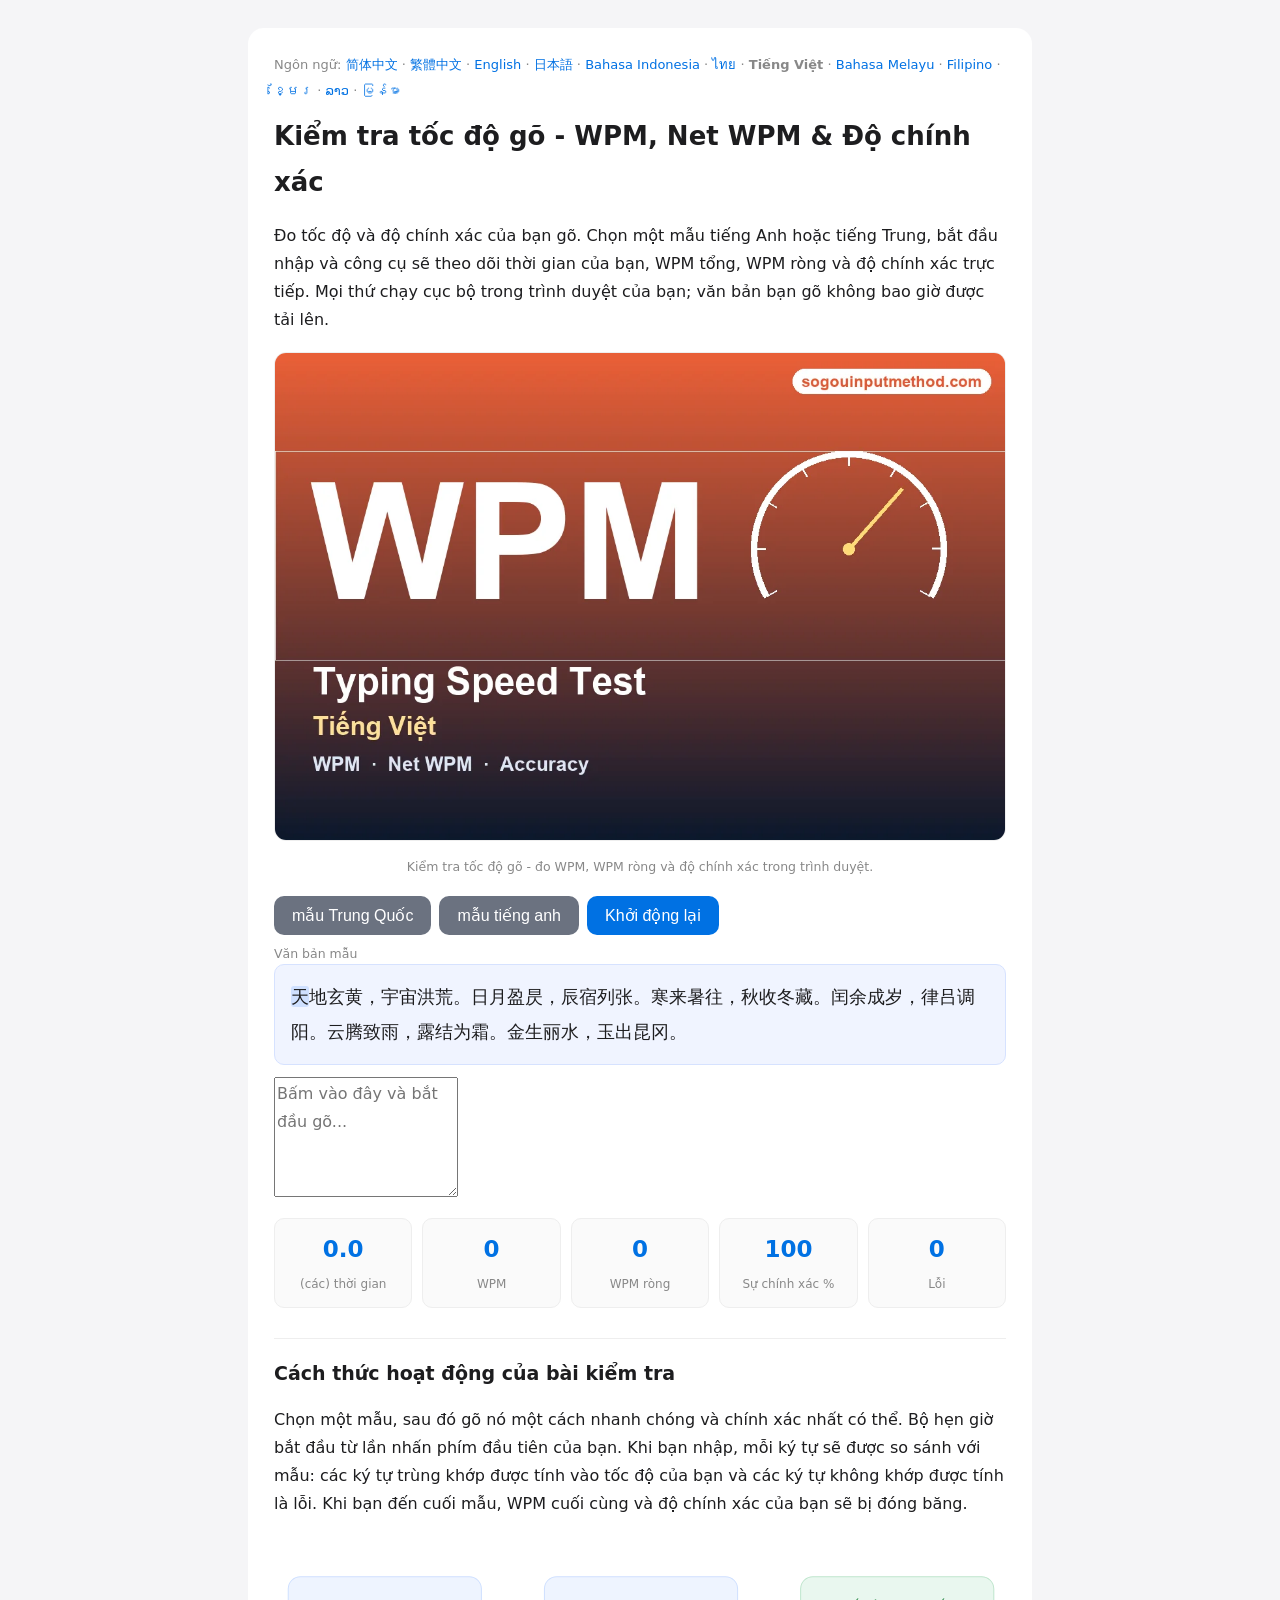
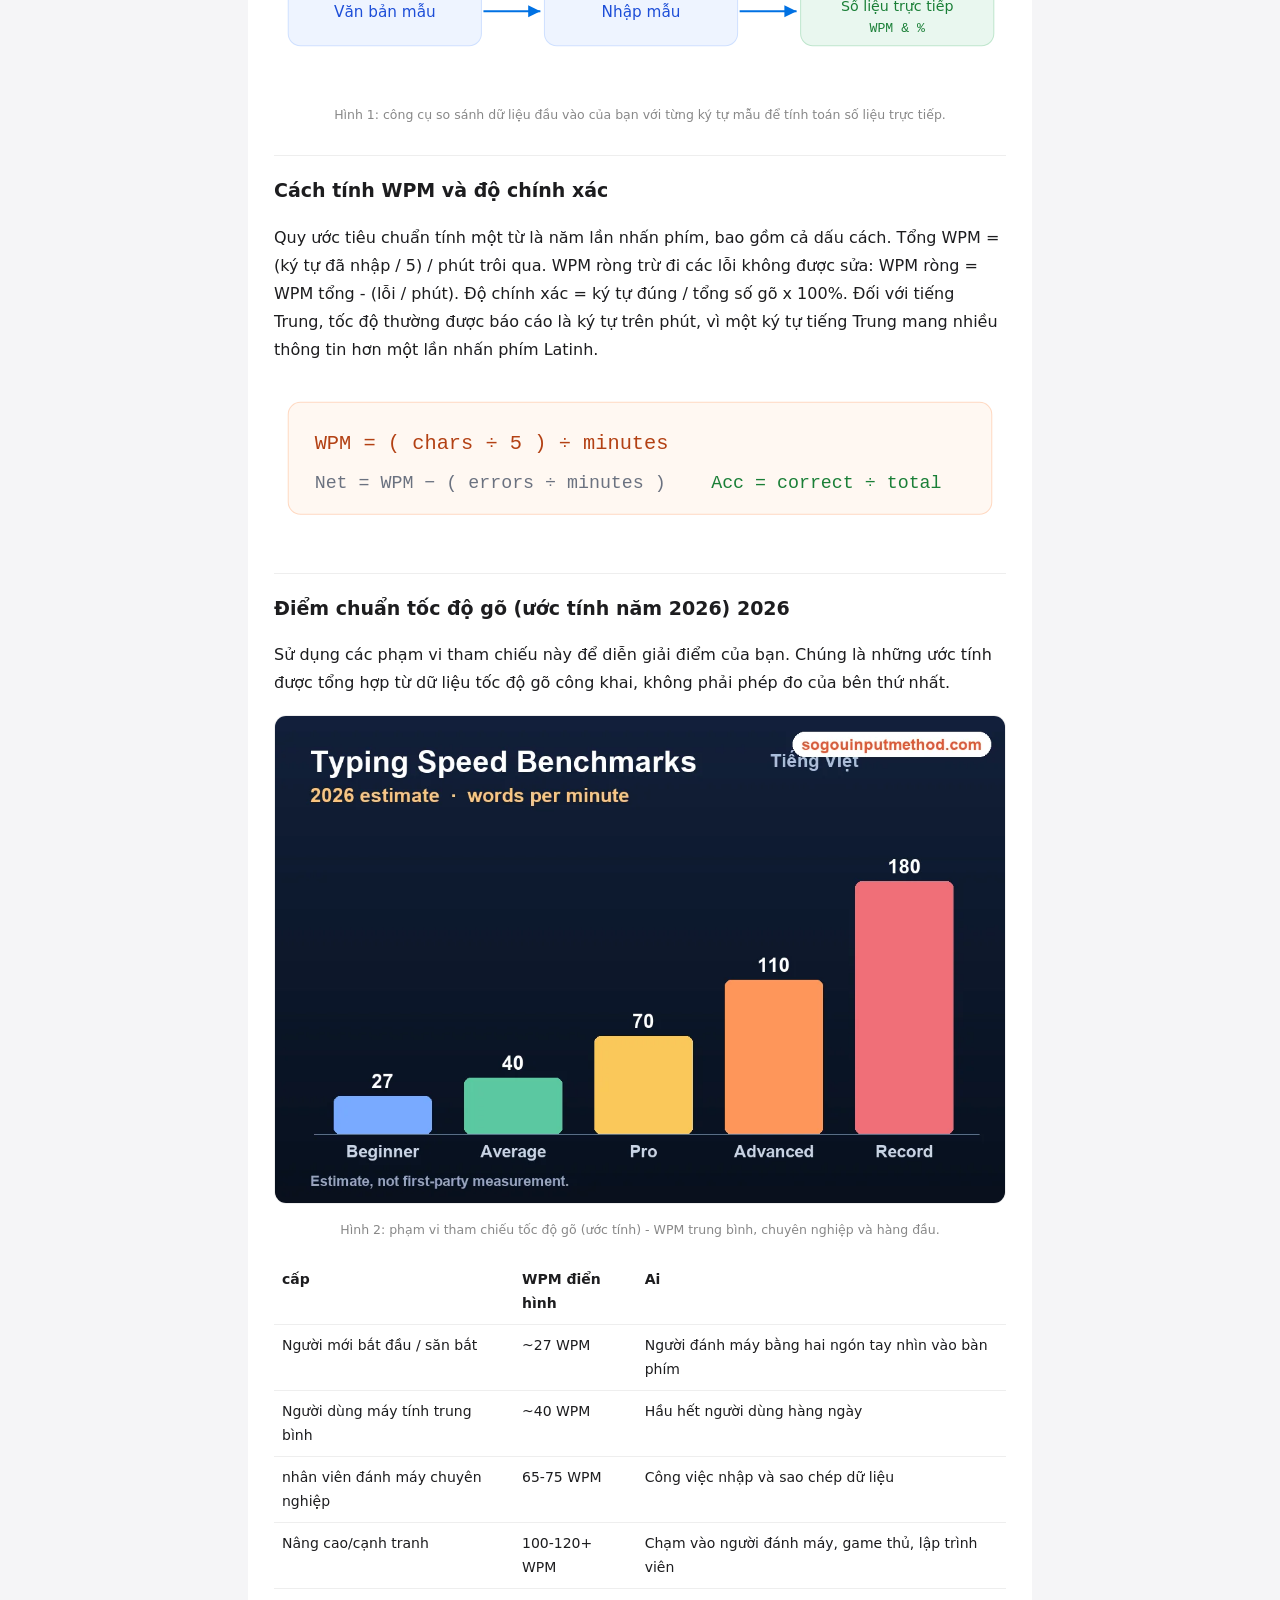
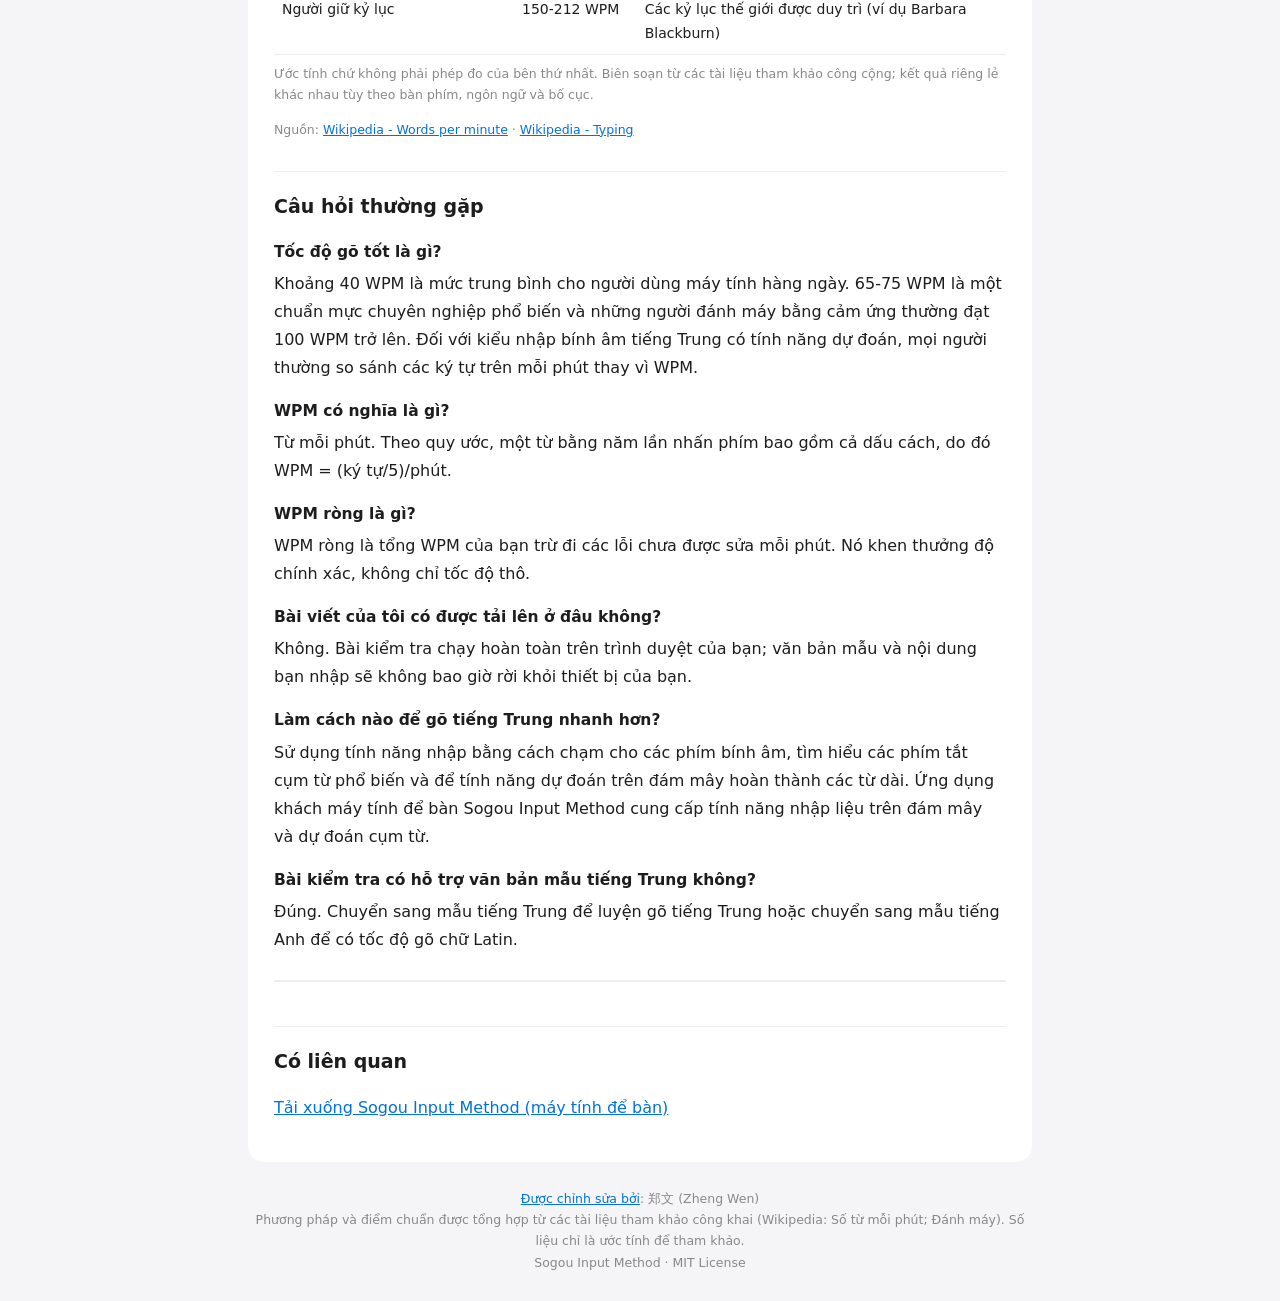
<file: vi/index.html>
<!DOCTYPE html><html lang="vi"><head><meta charset="utf-8">
<meta name="viewport" content="width=device-width,initial-scale=1">
<title>Kiểm tra tốc độ gõ phím (WPM &amp; Độ chính xác) - Sogou Input Method Tools</title>
<meta name="description" content="Kiểm tra tốc độ đánh máy trực tuyến miễn phí: đo số từ của bạn mỗi phút (WPM), WPM ròng và độ chính xác bằng mẫu tiếng Anh hoặc tiếng Trung. Chạy hoàn toàn trong trình duyệt của bạn - không có gì được tải lên.">
<link rel="canonical" href="https://smartscarl.github.io/vi/">
<link rel="alternate" hreflang="zh-Hans" href="https://smartscarl.github.io/">
<link rel="alternate" hreflang="zh-Hant" href="https://smartscarl.github.io/zh-tw/">
<link rel="alternate" hreflang="en" href="https://smartscarl.github.io/en/">
<link rel="alternate" hreflang="ja" href="https://smartscarl.github.io/ja/">
<link rel="alternate" hreflang="id" href="https://smartscarl.github.io/id/">
<link rel="alternate" hreflang="th" href="https://smartscarl.github.io/th/">
<link rel="alternate" hreflang="vi" href="https://smartscarl.github.io/vi/">
<link rel="alternate" hreflang="ms" href="https://smartscarl.github.io/ms/">
<link rel="alternate" hreflang="fil" href="https://smartscarl.github.io/fil/">
<link rel="alternate" hreflang="km" href="https://smartscarl.github.io/km/">
<link rel="alternate" hreflang="lo" href="https://smartscarl.github.io/lo/">
<link rel="alternate" hreflang="my" href="https://smartscarl.github.io/my/">
<link rel="alternate" hreflang="x-default" href="https://smartscarl.github.io/">
<script type="application/ld+json">
{
 "@context": "https://schema.org",
 "@graph": [
  {
   "@type": "WebApplication",
   "name": "Kiểm tra tốc độ gõ phím (WPM & Độ chính xác) - Sogou Input Method Tools",
   "url": "https://smartscarl.github.io/vi/",
   "applicationCategory": "UtilitiesApplication",
   "operatingSystem": "Web browser",
   "inLanguage": "vi",
   "description": "Kiểm tra tốc độ đánh máy trực tuyến miễn phí: đo số từ của bạn mỗi phút (WPM), WPM ròng và độ chính xác bằng mẫu tiếng Anh hoặc tiếng Trung. Chạy hoàn toàn trong trình duyệt của bạn - không có gì được tải lên.",
   "isAccessibleForFree": true,
   "browserRequirements": "Requires JavaScript",
   "offers": {
    "@type": "Offer",
    "price": "0",
    "priceCurrency": "USD"
   },
   "author": {
    "@type": "Person",
    "name": "Zheng Wen",
    "url": "https://smartscarl.github.io/about-zhengwen/"
   }
  },
  {
   "@type": "FAQPage",
   "inLanguage": "vi",
   "url": "https://smartscarl.github.io/vi/",
   "mainEntity": [
    {
     "@type": "Question",
     "name": "Tốc độ gõ tốt là gì?",
     "acceptedAnswer": {
      "@type": "Answer",
      "text": "Khoảng 40 WPM là mức trung bình cho người dùng máy tính hàng ngày. 65-75 WPM là một chuẩn mực chuyên nghiệp phổ biến và những người đánh máy bằng cảm ứng thường đạt 100 WPM trở lên. Đối với kiểu nhập bính âm tiếng Trung có tính năng dự đoán, mọi người thường so sánh các ký tự trên mỗi phút thay vì WPM."
     }
    },
    {
     "@type": "Question",
     "name": "WPM có nghĩa là gì?",
     "acceptedAnswer": {
      "@type": "Answer",
      "text": "Từ mỗi phút. Theo quy ước, một từ bằng năm lần nhấn phím bao gồm cả dấu cách, do đó WPM = (ký tự/5)/phút."
     }
    },
    {
     "@type": "Question",
     "name": "WPM ròng là gì?",
     "acceptedAnswer": {
      "@type": "Answer",
      "text": "WPM ròng là tổng WPM của bạn trừ đi các lỗi chưa được sửa mỗi phút. Nó khen thưởng độ chính xác, không chỉ tốc độ thô."
     }
    },
    {
     "@type": "Question",
     "name": "Bài viết của tôi có được tải lên ở đâu không?",
     "acceptedAnswer": {
      "@type": "Answer",
      "text": "Không. Bài kiểm tra chạy hoàn toàn trên trình duyệt của bạn; văn bản mẫu và nội dung bạn nhập sẽ không bao giờ rời khỏi thiết bị của bạn."
     }
    },
    {
     "@type": "Question",
     "name": "Làm cách nào để gõ tiếng Trung nhanh hơn?",
     "acceptedAnswer": {
      "@type": "Answer",
      "text": "Sử dụng tính năng nhập bằng cách chạm cho các phím bính âm, tìm hiểu các phím tắt cụm từ phổ biến và để tính năng dự đoán trên đám mây hoàn thành các từ dài. Ứng dụng khách máy tính để bàn Sogou Input Method cung cấp tính năng nhập liệu trên đám mây và dự đoán cụm từ."
     }
    },
    {
     "@type": "Question",
     "name": "Bài kiểm tra có hỗ trợ văn bản mẫu tiếng Trung không?",
     "acceptedAnswer": {
      "@type": "Answer",
      "text": "Đúng. Chuyển sang mẫu tiếng Trung để luyện gõ tiếng Trung hoặc chuyển sang mẫu tiếng Anh để có tốc độ gõ chữ Latin."
     }
    }
   ]
  }
 ]
}
</script>
<link rel="stylesheet" href="/style.css"></head>
<body><div class="wrap"><main>
<nav class="lang">Ngôn ngữ: <a href="/">简体中文</a> · <a href="/zh-tw/">繁體中文</a> · <a href="/en/">English</a> · <a href="/ja/">日本語</a> · <a href="/id/">Bahasa Indonesia</a> · <a href="/th/">ไทย</a> · <strong>Tiếng Việt</strong> · <a href="/ms/">Bahasa Melayu</a> · <a href="/fil/">Filipino</a> · <a href="/km/">ខ្មែរ</a> · <a href="/lo/">ລາວ</a> · <a href="/my/">မြန်မာ</a></nav>
<h1>Kiểm tra tốc độ gõ - WPM, Net WPM &amp; Độ chính xác</h1>
<p>Đo tốc độ và độ chính xác của bạn gõ. Chọn một mẫu tiếng Anh hoặc tiếng Trung, bắt đầu nhập và công cụ sẽ theo dõi thời gian của bạn, WPM tổng, WPM ròng và độ chính xác trực tiếp. Mọi thứ chạy cục bộ trong trình duyệt của bạn; văn bản bạn gõ không bao giờ được tải lên.</p>
<figure class="i4png"><picture><source type="image/webp" srcset="/img/cover_vi.webp"><img src="/img/cover_vi.png" alt="Kiểm tra tốc độ gõ - đo WPM, WPM ròng và độ chính xác trong trình duyệt." fetchpriority="high" width="1120" height="746" style="width:100%;height:auto;border-radius:12px;border:1px solid #eee"></picture><figcaption>Kiểm tra tốc độ gõ - đo WPM, WPM ròng và độ chính xác trong trình duyệt.</figcaption></figure>
<div class="tt-wrap"><div class="tt-btns"><button class="sec" data-sample="zh">mẫu Trung Quốc</button><button class="sec" data-sample="en">mẫu tiếng anh</button><button id="tt-restart">Khởi động lại</button></div><div class="label">Văn bản mẫu</div><div id="tt-target" class="tt-target" aria-live="polite"></div><textarea id="tt-input" placeholder="Bấm vào đây và bắt đầu gõ..." autocomplete="off" autocapitalize="off" spellcheck="false"></textarea><div class="tt-stats"><div class="tt-stat"><b id="tt-time">0.0</b><span>(các) thời gian</span></div><div class="tt-stat"><b id="tt-wpm">0</b><span>WPM</span></div><div class="tt-stat"><b id="tt-net">0</b><span>WPM ròng</span></div><div class="tt-stat"><b id="tt-acc">100</b><span>Sự chính xác %</span></div><div class="tt-stat"><b id="tt-err">0</b><span>Lỗi</span></div></div><div id="tt-done" class="note" role="status" style="display:none"></div></div>
<h2>Cách thức hoạt động của bài kiểm tra</h2>
<p>Chọn một mẫu, sau đó gõ nó một cách nhanh chóng và chính xác nhất có thể. Bộ hẹn giờ bắt đầu từ lần nhấn phím đầu tiên của bạn. Khi bạn nhập, mỗi ký tự sẽ được so sánh với mẫu: các ký tự trùng khớp được tính vào tốc độ của bạn và các ký tự không khớp được tính là lỗi. Khi bạn đến cuối mẫu, WPM cuối cùng và độ chính xác của bạn sẽ bị đóng băng.</p>
<figure><svg viewBox="0 0 720 150" xmlns="http://www.w3.org/2000/svg" role="img" aria-label="Số liệu trực tiếp"><defs><marker id="ar" markerWidth="9" markerHeight="9" refX="6" refY="3" orient="auto"><path d="M0,0 L6,3 L0,6 Z" fill="#0071e3"/></marker></defs><rect x="14" y="40" width="190" height="68" rx="12" fill="#eef4ff" stroke="#cfe0ff"/><text x="109" y="80" text-anchor="middle" font-family="system-ui,Arial" font-size="15" fill="#1d4ed8">Văn bản mẫu</text><rect x="266" y="40" width="190" height="68" rx="12" fill="#eef4ff" stroke="#cfe0ff"/><text x="361" y="80" text-anchor="middle" font-family="system-ui,Arial" font-size="15" fill="#1d4ed8">Nhập mẫu</text><rect x="518" y="40" width="190" height="68" rx="12" fill="#e9f7ef" stroke="#bfe6cd"/><text x="613" y="74" text-anchor="middle" font-family="system-ui,Arial" font-size="14" fill="#1a7f37">Số liệu trực tiếp</text><text x="613" y="94" text-anchor="middle" font-family="ui-monospace,Consolas,monospace" font-size="13" fill="#1a7f37">WPM &amp; %</text><line x1="206" y1="74" x2="262" y2="74" stroke="#0071e3" stroke-width="2" marker-end="url(#ar)"/><line x1="458" y1="74" x2="514" y2="74" stroke="#0071e3" stroke-width="2" marker-end="url(#ar)"/></svg><figcaption>Hình 1: công cụ so sánh dữ liệu đầu vào của bạn với từng ký tự mẫu để tính toán số liệu trực tiếp.</figcaption></figure>
<h2>Cách tính WPM và độ chính xác</h2>
<p>Quy ước tiêu chuẩn tính một từ là năm lần nhấn phím, bao gồm cả dấu cách. Tổng WPM = (ký tự đã nhập / 5) / phút trôi qua. WPM ròng trừ đi các lỗi không được sửa: WPM ròng = WPM tổng - (lỗi / phút). Độ chính xác = ký tự đúng / tổng số gõ x 100%. Đối với tiếng Trung, tốc độ thường được báo cáo là ký tự trên phút, vì một ký tự tiếng Trung mang nhiều thông tin hơn một lần nhấn phím Latinh.</p>
<figure><svg viewBox="0 0 720 150" xmlns="http://www.w3.org/2000/svg" role="img" aria-label="WPM formula"><rect x="14" y="20" width="692" height="110" rx="12" fill="#fff8f2" stroke="#ffd9c2"/><text x="40" y="66" font-family="ui-monospace,Consolas,monospace" font-size="20" fill="#b34114">WPM = ( chars &#247; 5 ) &#247; minutes</text><text x="40" y="104" font-family="ui-monospace,Consolas,monospace" font-size="18" fill="#6b7280">Net = WPM &#8722; ( errors &#247; minutes )</text><text x="430" y="104" font-family="ui-monospace,Consolas,monospace" font-size="18" fill="#1a7f37">Acc = correct &#247; total</text></svg></figure>
<section id="i4data">
<h2>Điểm chuẩn tốc độ gõ (ước tính năm 2026) <span class="i4year">2026</span></h2>
<p>Sử dụng các phạm vi tham chiếu này để diễn giải điểm của bạn. Chúng là những ước tính được tổng hợp từ dữ liệu tốc độ gõ công khai, không phải phép đo của bên thứ nhất.</p>
<figure class="i4png"><picture><source type="image/webp" srcset="/img/board_vi.webp"><img src="/img/board_vi.png" alt="Hình 2: phạm vi tham chiếu tốc độ gõ (ước tính) - WPM trung bình, chuyên nghiệp và hàng đầu." loading="lazy" width="1120" height="746" style="width:100%;height:auto;border-radius:12px;border:1px solid #eee"></picture><figcaption>Hình 2: phạm vi tham chiếu tốc độ gõ (ước tính) - WPM trung bình, chuyên nghiệp và hàng đầu.</figcaption></figure>
<table class="bench"><tr><th>cấp</th><th>WPM điển hình</th><th>Ai</th></tr><tr><td>Người mới bắt đầu / săn bắt</td><td>~27 WPM</td><td>Người đánh máy bằng hai ngón tay nhìn vào bàn phím</td></tr><tr><td>Người dùng máy tính trung bình</td><td>~40 WPM</td><td>Hầu hết người dùng hàng ngày</td></tr><tr><td>nhân viên đánh máy chuyên nghiệp</td><td>65-75 WPM</td><td>Công việc nhập và sao chép dữ liệu</td></tr><tr><td>Nâng cao/cạnh tranh</td><td>100-120+ WPM</td><td>Chạm vào người đánh máy, game thủ, lập trình viên</td></tr><tr><td>Người giữ kỷ lục</td><td>150-212 WPM</td><td>Các kỷ lục thế giới được duy trì (ví dụ Barbara Blackburn)</td></tr></table>
<p class="note">Ước tính chứ không phải phép đo của bên thứ nhất. Biên soạn từ các tài liệu tham khảo công cộng; kết quả riêng lẻ khác nhau tùy theo bàn phím, ngôn ngữ và bố cục.</p>
<p class="src">Nguồn: <a href="https://en.wikipedia.org/wiki/Words_per_minute" rel="nofollow noopener" target="_blank">Wikipedia - Words per minute</a> · <a href="https://en.wikipedia.org/wiki/Typing" rel="nofollow noopener" target="_blank">Wikipedia - Typing</a></p>
</section>
<h2>Câu hỏi thường gặp</h2>
<div class="faq"><h3>Tốc độ gõ tốt là gì?</h3><p>Khoảng 40 WPM là mức trung bình cho người dùng máy tính hàng ngày. 65-75 WPM là một chuẩn mực chuyên nghiệp phổ biến và những người đánh máy bằng cảm ứng thường đạt 100 WPM trở lên. Đối với kiểu nhập bính âm tiếng Trung có tính năng dự đoán, mọi người thường so sánh các ký tự trên mỗi phút thay vì WPM.</p></div>
<div class="faq"><h3>WPM có nghĩa là gì?</h3><p>Từ mỗi phút. Theo quy ước, một từ bằng năm lần nhấn phím bao gồm cả dấu cách, do đó WPM = (ký tự/5)/phút.</p></div>
<div class="faq"><h3>WPM ròng là gì?</h3><p>WPM ròng là tổng WPM của bạn trừ đi các lỗi chưa được sửa mỗi phút. Nó khen thưởng độ chính xác, không chỉ tốc độ thô.</p></div>
<div class="faq"><h3>Bài viết của tôi có được tải lên ở đâu không?</h3><p>Không. Bài kiểm tra chạy hoàn toàn trên trình duyệt của bạn; văn bản mẫu và nội dung bạn nhập sẽ không bao giờ rời khỏi thiết bị của bạn.</p></div>
<div class="faq"><h3>Làm cách nào để gõ tiếng Trung nhanh hơn?</h3><p>Sử dụng tính năng nhập bằng cách chạm cho các phím bính âm, tìm hiểu các phím tắt cụm từ phổ biến và để tính năng dự đoán trên đám mây hoàn thành các từ dài. Ứng dụng khách máy tính để bàn Sogou Input Method cung cấp tính năng nhập liệu trên đám mây và dự đoán cụm từ.</p></div>
<div class="faq"><h3>Bài kiểm tra có hỗ trợ văn bản mẫu tiếng Trung không?</h3><p>Đúng. Chuyển sang mẫu tiếng Trung để luyện gõ tiếng Trung hoặc chuyển sang mẫu tiếng Anh để có tốc độ gõ chữ Latin.</p></div>
<div class="related"><h2>Có liên quan</h2><p><a href="https://sogouinputmethod.com/download/">Tải xuống Sogou Input Method (máy tính để bàn)</a></p></div>
</main>
<footer><a href="/about-zhengwen/">Được chỉnh sửa bởi</a>: 郑文 (Zheng Wen)<br>Phương pháp và điểm chuẩn được tổng hợp từ các tài liệu tham khảo công khai (Wikipedia: Số từ mỗi phút; Đánh máy). Số liệu chỉ là ước tính để tham khảo.<br>Sogou Input Method · MIT License</footer>
</div>
<script>window.TT_DONE="Xong. WPM cuối cùng của bạn và độ chính xác được hiển thị ở trên.";</script>
<script src="/typing.js"></script></body></html>
</file>
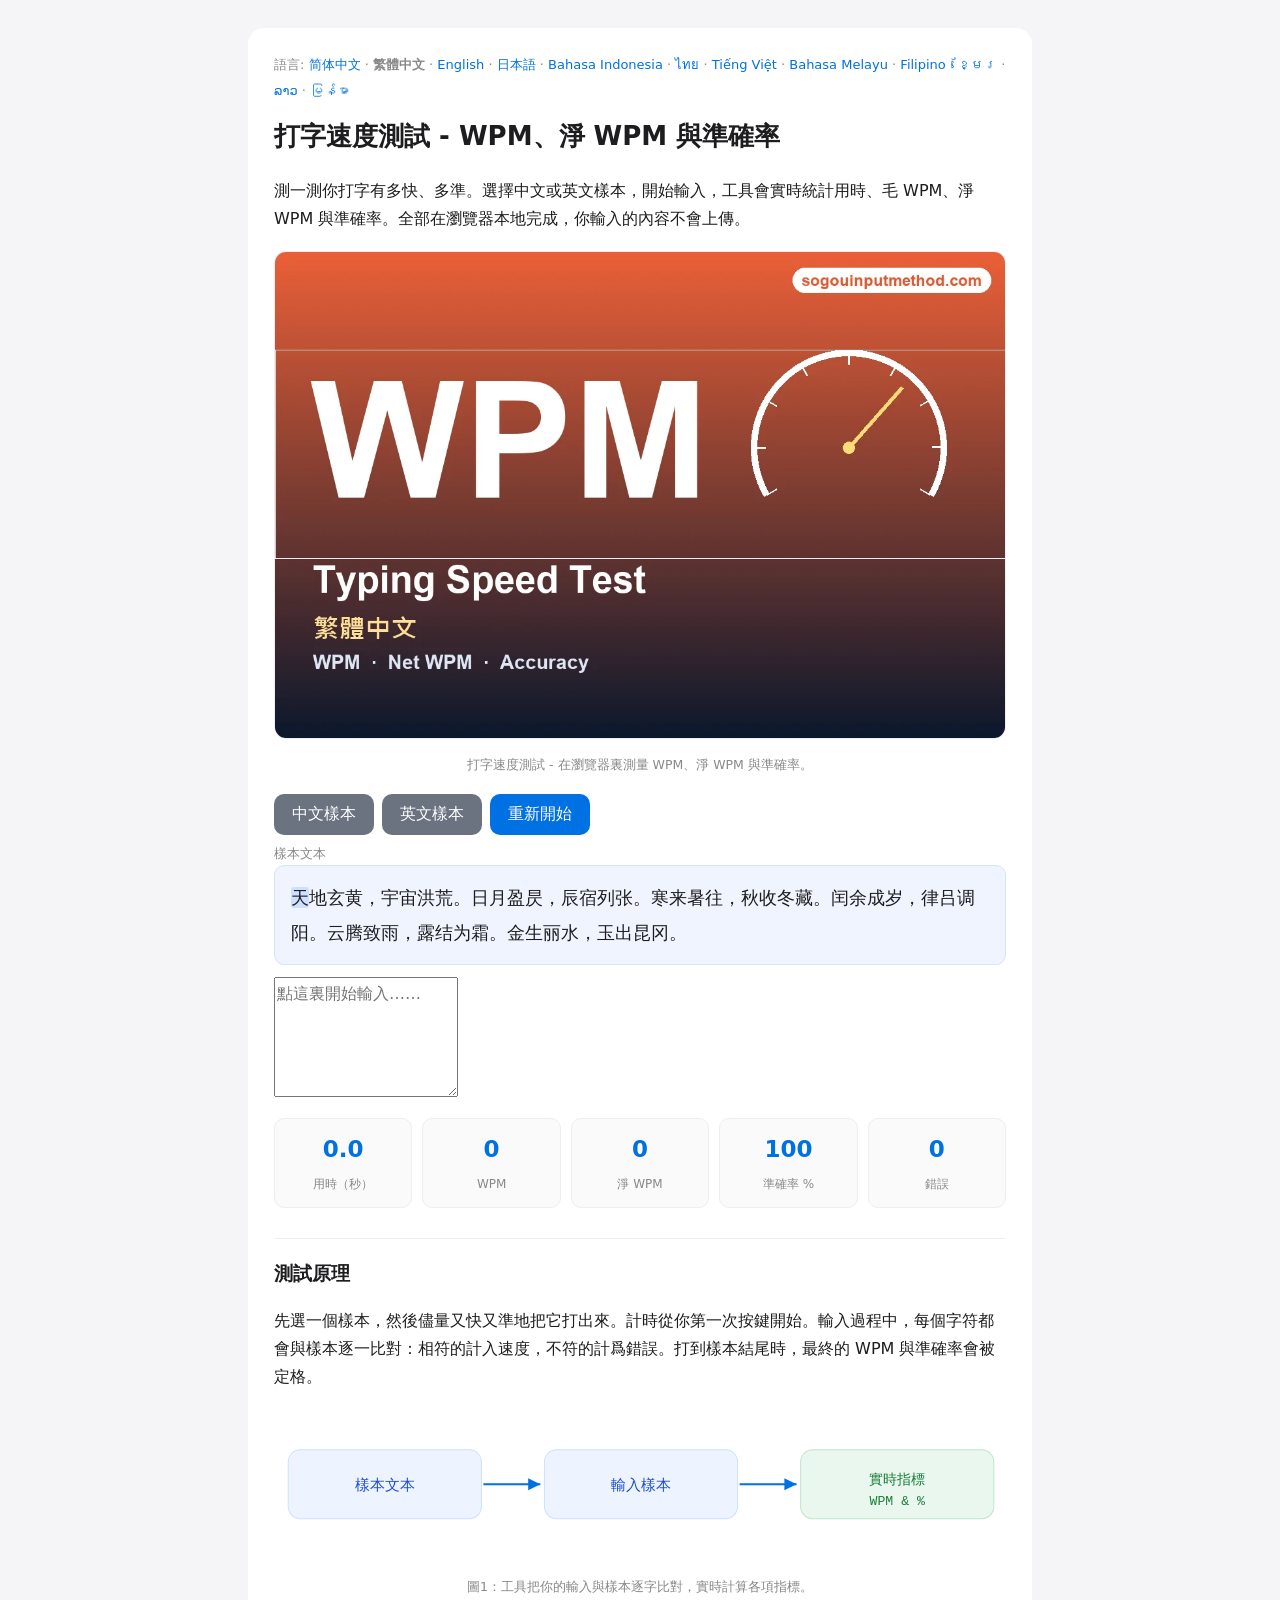
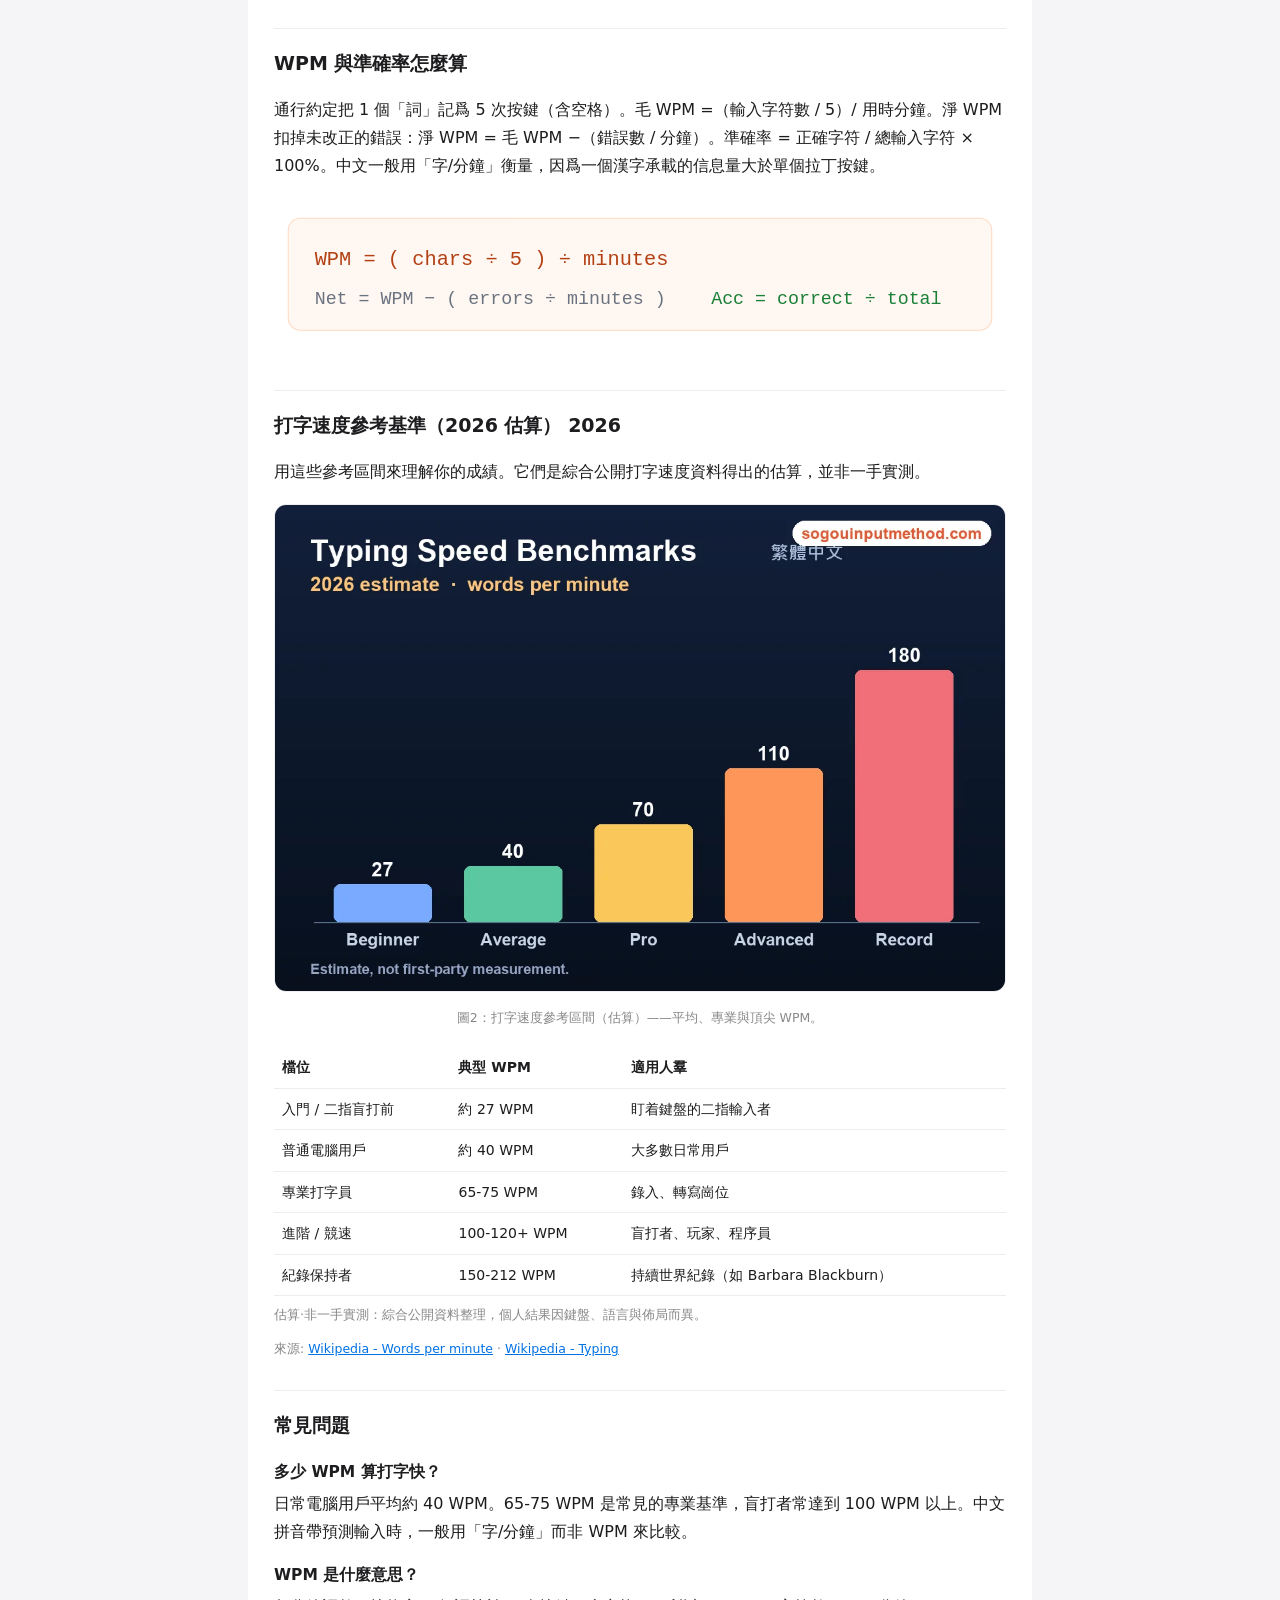
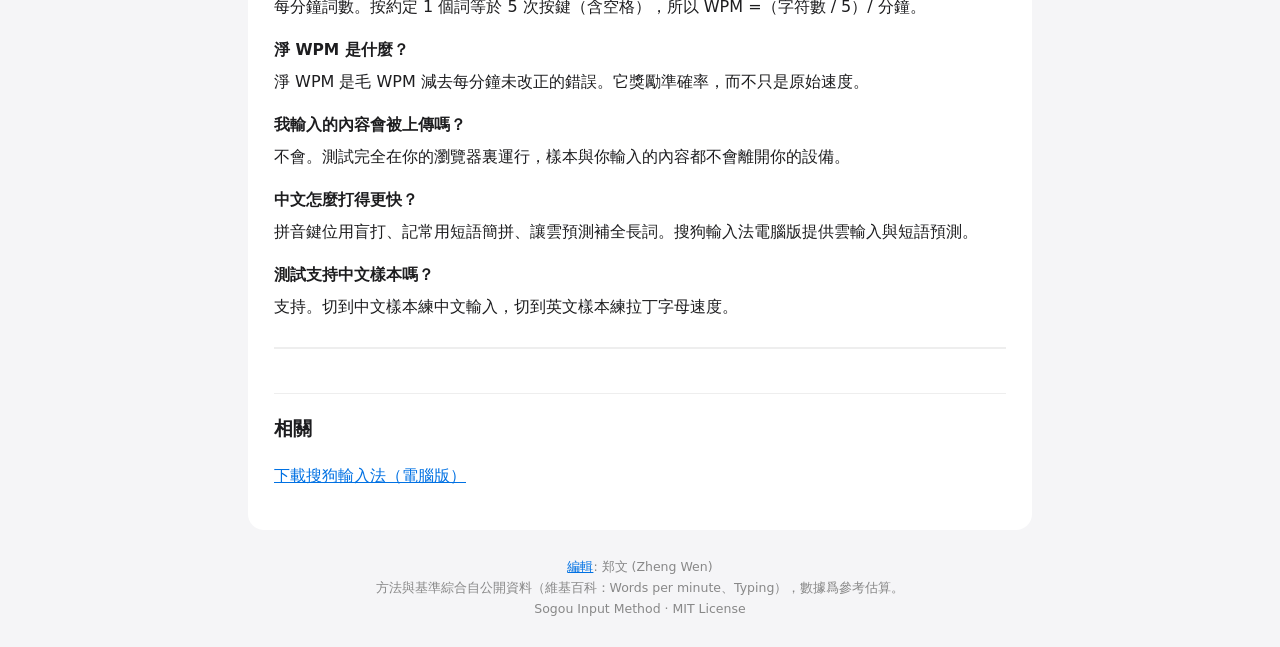
<file: zh-tw/index.html>
<!DOCTYPE html><html lang="zh-Hant"><head><meta charset="utf-8">
<meta name="viewport" content="width=device-width,initial-scale=1">
<title>打字速度測試（WPM·準確率）- 搜狗輸入法工具</title>
<meta name="description" content="免費在線打字速度測試：用中文或英文樣本測你的每分鐘字數（WPM）、淨 WPM 和準確率。全程在瀏覽器本地運行，不上傳任何內容。">
<link rel="canonical" href="https://smartscarl.github.io/zh-tw/">
<link rel="alternate" hreflang="zh-Hans" href="https://smartscarl.github.io/">
<link rel="alternate" hreflang="zh-Hant" href="https://smartscarl.github.io/zh-tw/">
<link rel="alternate" hreflang="en" href="https://smartscarl.github.io/en/">
<link rel="alternate" hreflang="ja" href="https://smartscarl.github.io/ja/">
<link rel="alternate" hreflang="id" href="https://smartscarl.github.io/id/">
<link rel="alternate" hreflang="th" href="https://smartscarl.github.io/th/">
<link rel="alternate" hreflang="vi" href="https://smartscarl.github.io/vi/">
<link rel="alternate" hreflang="ms" href="https://smartscarl.github.io/ms/">
<link rel="alternate" hreflang="fil" href="https://smartscarl.github.io/fil/">
<link rel="alternate" hreflang="km" href="https://smartscarl.github.io/km/">
<link rel="alternate" hreflang="lo" href="https://smartscarl.github.io/lo/">
<link rel="alternate" hreflang="my" href="https://smartscarl.github.io/my/">
<link rel="alternate" hreflang="x-default" href="https://smartscarl.github.io/">
<script type="application/ld+json">
{
 "@context": "https://schema.org",
 "@graph": [
  {
   "@type": "WebApplication",
   "name": "打字速度測試（WPM·準確率）- 搜狗輸入法工具",
   "url": "https://smartscarl.github.io/zh-tw/",
   "applicationCategory": "UtilitiesApplication",
   "operatingSystem": "Web browser",
   "inLanguage": "zh-Hant",
   "description": "免費在線打字速度測試：用中文或英文樣本測你的每分鐘字數（WPM）、淨 WPM 和準確率。全程在瀏覽器本地運行，不上傳任何內容。",
   "isAccessibleForFree": true,
   "browserRequirements": "Requires JavaScript",
   "offers": {
    "@type": "Offer",
    "price": "0",
    "priceCurrency": "USD"
   },
   "author": {
    "@type": "Person",
    "name": "Zheng Wen",
    "url": "https://smartscarl.github.io/about-zhengwen/"
   }
  },
  {
   "@type": "FAQPage",
   "inLanguage": "zh-Hant",
   "url": "https://smartscarl.github.io/zh-tw/",
   "mainEntity": [
    {
     "@type": "Question",
     "name": "多少 WPM 算打字快？",
     "acceptedAnswer": {
      "@type": "Answer",
      "text": "日常電腦用戶平均約 40 WPM。65-75 WPM 是常見的專業基準，盲打者常達到 100 WPM 以上。中文拼音帶預測輸入時，一般用「字/分鐘」而非 WPM 來比較。"
     }
    },
    {
     "@type": "Question",
     "name": "WPM 是什麼意思？",
     "acceptedAnswer": {
      "@type": "Answer",
      "text": "每分鐘詞數。按約定 1 個詞等於 5 次按鍵（含空格），所以 WPM =（字符數 / 5）/ 分鐘。"
     }
    },
    {
     "@type": "Question",
     "name": "淨 WPM 是什麼？",
     "acceptedAnswer": {
      "@type": "Answer",
      "text": "淨 WPM 是毛 WPM 減去每分鐘未改正的錯誤。它獎勵準確率，而不只是原始速度。"
     }
    },
    {
     "@type": "Question",
     "name": "我輸入的內容會被上傳嗎？",
     "acceptedAnswer": {
      "@type": "Answer",
      "text": "不會。測試完全在你的瀏覽器裏運行，樣本與你輸入的內容都不會離開你的設備。"
     }
    },
    {
     "@type": "Question",
     "name": "中文怎麼打得更快？",
     "acceptedAnswer": {
      "@type": "Answer",
      "text": "拼音鍵位用盲打、記常用短語簡拼、讓雲預測補全長詞。搜狗輸入法電腦版提供雲輸入與短語預測。"
     }
    },
    {
     "@type": "Question",
     "name": "測試支持中文樣本嗎？",
     "acceptedAnswer": {
      "@type": "Answer",
      "text": "支持。切到中文樣本練中文輸入，切到英文樣本練拉丁字母速度。"
     }
    }
   ]
  }
 ]
}
</script>
<link rel="stylesheet" href="/style.css"></head>
<body><div class="wrap"><main>
<nav class="lang">語言: <a href="/">简体中文</a> · <strong>繁體中文</strong> · <a href="/en/">English</a> · <a href="/ja/">日本語</a> · <a href="/id/">Bahasa Indonesia</a> · <a href="/th/">ไทย</a> · <a href="/vi/">Tiếng Việt</a> · <a href="/ms/">Bahasa Melayu</a> · <a href="/fil/">Filipino</a> · <a href="/km/">ខ្មែរ</a> · <a href="/lo/">ລາວ</a> · <a href="/my/">မြန်မာ</a></nav>
<h1>打字速度測試 - WPM、淨 WPM 與準確率</h1>
<p>測一測你打字有多快、多準。選擇中文或英文樣本，開始輸入，工具會實時統計用時、毛 WPM、淨 WPM 與準確率。全部在瀏覽器本地完成，你輸入的內容不會上傳。</p>
<figure class="i4png"><picture><source type="image/webp" srcset="/img/cover_tw.webp"><img src="/img/cover_tw.png" alt="打字速度測試 - 在瀏覽器裏測量 WPM、淨 WPM 與準確率。" fetchpriority="high" width="1120" height="746" style="width:100%;height:auto;border-radius:12px;border:1px solid #eee"></picture><figcaption>打字速度測試 - 在瀏覽器裏測量 WPM、淨 WPM 與準確率。</figcaption></figure>
<div class="tt-wrap"><div class="tt-btns"><button class="sec" data-sample="zh">中文樣本</button><button class="sec" data-sample="en">英文樣本</button><button id="tt-restart">重新開始</button></div><div class="label">樣本文本</div><div id="tt-target" class="tt-target" aria-live="polite"></div><textarea id="tt-input" placeholder="點這裏開始輸入……" autocomplete="off" autocapitalize="off" spellcheck="false"></textarea><div class="tt-stats"><div class="tt-stat"><b id="tt-time">0.0</b><span>用時（秒）</span></div><div class="tt-stat"><b id="tt-wpm">0</b><span>WPM</span></div><div class="tt-stat"><b id="tt-net">0</b><span>淨 WPM</span></div><div class="tt-stat"><b id="tt-acc">100</b><span>準確率 %</span></div><div class="tt-stat"><b id="tt-err">0</b><span>錯誤</span></div></div><div id="tt-done" class="note" role="status" style="display:none"></div></div>
<h2>測試原理</h2>
<p>先選一個樣本，然後儘量又快又準地把它打出來。計時從你第一次按鍵開始。輸入過程中，每個字符都會與樣本逐一比對：相符的計入速度，不符的計爲錯誤。打到樣本結尾時，最終的 WPM 與準確率會被定格。</p>
<figure><svg viewBox="0 0 720 150" xmlns="http://www.w3.org/2000/svg" role="img" aria-label="實時指標"><defs><marker id="ar" markerWidth="9" markerHeight="9" refX="6" refY="3" orient="auto"><path d="M0,0 L6,3 L0,6 Z" fill="#0071e3"/></marker></defs><rect x="14" y="40" width="190" height="68" rx="12" fill="#eef4ff" stroke="#cfe0ff"/><text x="109" y="80" text-anchor="middle" font-family="system-ui,Arial" font-size="15" fill="#1d4ed8">樣本文本</text><rect x="266" y="40" width="190" height="68" rx="12" fill="#eef4ff" stroke="#cfe0ff"/><text x="361" y="80" text-anchor="middle" font-family="system-ui,Arial" font-size="15" fill="#1d4ed8">輸入樣本</text><rect x="518" y="40" width="190" height="68" rx="12" fill="#e9f7ef" stroke="#bfe6cd"/><text x="613" y="74" text-anchor="middle" font-family="system-ui,Arial" font-size="14" fill="#1a7f37">實時指標</text><text x="613" y="94" text-anchor="middle" font-family="ui-monospace,Consolas,monospace" font-size="13" fill="#1a7f37">WPM &amp; %</text><line x1="206" y1="74" x2="262" y2="74" stroke="#0071e3" stroke-width="2" marker-end="url(#ar)"/><line x1="458" y1="74" x2="514" y2="74" stroke="#0071e3" stroke-width="2" marker-end="url(#ar)"/></svg><figcaption>圖1：工具把你的輸入與樣本逐字比對，實時計算各項指標。</figcaption></figure>
<h2>WPM 與準確率怎麼算</h2>
<p>通行約定把 1 個「詞」記爲 5 次按鍵（含空格）。毛 WPM =（輸入字符數 / 5）/ 用時分鐘。淨 WPM 扣掉未改正的錯誤：淨 WPM = 毛 WPM −（錯誤數 / 分鐘）。準確率 = 正確字符 / 總輸入字符 × 100%。中文一般用「字/分鐘」衡量，因爲一個漢字承載的信息量大於單個拉丁按鍵。</p>
<figure><svg viewBox="0 0 720 150" xmlns="http://www.w3.org/2000/svg" role="img" aria-label="WPM formula"><rect x="14" y="20" width="692" height="110" rx="12" fill="#fff8f2" stroke="#ffd9c2"/><text x="40" y="66" font-family="ui-monospace,Consolas,monospace" font-size="20" fill="#b34114">WPM = ( chars &#247; 5 ) &#247; minutes</text><text x="40" y="104" font-family="ui-monospace,Consolas,monospace" font-size="18" fill="#6b7280">Net = WPM &#8722; ( errors &#247; minutes )</text><text x="430" y="104" font-family="ui-monospace,Consolas,monospace" font-size="18" fill="#1a7f37">Acc = correct &#247; total</text></svg></figure>
<section id="i4data">
<h2>打字速度參考基準（2026 估算） <span class="i4year">2026</span></h2>
<p>用這些參考區間來理解你的成績。它們是綜合公開打字速度資料得出的估算，並非一手實測。</p>
<figure class="i4png"><picture><source type="image/webp" srcset="/img/board_tw.webp"><img src="/img/board_tw.png" alt="圖2：打字速度參考區間（估算）——平均、專業與頂尖 WPM。" loading="lazy" width="1120" height="746" style="width:100%;height:auto;border-radius:12px;border:1px solid #eee"></picture><figcaption>圖2：打字速度參考區間（估算）——平均、專業與頂尖 WPM。</figcaption></figure>
<table class="bench"><tr><th>檔位</th><th>典型 WPM</th><th>適用人羣</th></tr><tr><td>入門 / 二指盲打前</td><td>約 27 WPM</td><td>盯着鍵盤的二指輸入者</td></tr><tr><td>普通電腦用戶</td><td>約 40 WPM</td><td>大多數日常用戶</td></tr><tr><td>專業打字員</td><td>65-75 WPM</td><td>錄入、轉寫崗位</td></tr><tr><td>進階 / 競速</td><td>100-120+ WPM</td><td>盲打者、玩家、程序員</td></tr><tr><td>紀錄保持者</td><td>150-212 WPM</td><td>持續世界紀錄（如 Barbara Blackburn）</td></tr></table>
<p class="note">估算·非一手實測：綜合公開資料整理，個人結果因鍵盤、語言與佈局而異。</p>
<p class="src">來源: <a href="https://en.wikipedia.org/wiki/Words_per_minute" rel="nofollow noopener" target="_blank">Wikipedia - Words per minute</a> · <a href="https://en.wikipedia.org/wiki/Typing" rel="nofollow noopener" target="_blank">Wikipedia - Typing</a></p>
</section>
<h2>常見問題</h2>
<div class="faq"><h3>多少 WPM 算打字快？</h3><p>日常電腦用戶平均約 40 WPM。65-75 WPM 是常見的專業基準，盲打者常達到 100 WPM 以上。中文拼音帶預測輸入時，一般用「字/分鐘」而非 WPM 來比較。</p></div>
<div class="faq"><h3>WPM 是什麼意思？</h3><p>每分鐘詞數。按約定 1 個詞等於 5 次按鍵（含空格），所以 WPM =（字符數 / 5）/ 分鐘。</p></div>
<div class="faq"><h3>淨 WPM 是什麼？</h3><p>淨 WPM 是毛 WPM 減去每分鐘未改正的錯誤。它獎勵準確率，而不只是原始速度。</p></div>
<div class="faq"><h3>我輸入的內容會被上傳嗎？</h3><p>不會。測試完全在你的瀏覽器裏運行，樣本與你輸入的內容都不會離開你的設備。</p></div>
<div class="faq"><h3>中文怎麼打得更快？</h3><p>拼音鍵位用盲打、記常用短語簡拼、讓雲預測補全長詞。搜狗輸入法電腦版提供雲輸入與短語預測。</p></div>
<div class="faq"><h3>測試支持中文樣本嗎？</h3><p>支持。切到中文樣本練中文輸入，切到英文樣本練拉丁字母速度。</p></div>
<div class="related"><h2>相關</h2><p><a href="https://sogouinputmethod.com/download/">下載搜狗輸入法（電腦版）</a></p></div>
</main>
<footer><a href="/about-zhengwen/">編輯</a>: 郑文 (Zheng Wen)<br>方法與基準綜合自公開資料（維基百科：Words per minute、Typing），數據爲參考估算。<br>Sogou Input Method · MIT License</footer>
</div>
<script>window.TT_DONE="完成，最終 WPM 與準確率見上方。";</script>
<script src="/typing.js"></script></body></html>
</file>
<file: style.css>
*{box-sizing:border-box}body{font-family:system-ui,-apple-system,"Segoe UI",Arial;line-height:1.75;color:#1d1d1f;background:#f5f5f7;margin:0}
.wrap{max-width:820px;margin:0 auto;padding:28px 18px}
main{background:#fff;border-radius:16px;padding:24px 26px}
h1{margin-top:0;font-size:26px}h2{font-size:19px;margin-top:30px;border-top:1px solid #eee;padding-top:18px}
input{font-size:17px;padding:11px 13px;width:100%;border:1px solid #cfcfd4;border-radius:10px}
button{font-size:16px;padding:10px 18px;margin-top:10px;border:0;border-radius:10px;background:#0071e3;color:#fff;cursor:pointer}
#out{margin-top:16px;min-height:20px}
.card{border:1px solid #eee;border-radius:10px;padding:12px 14px;margin-top:10px}
.code{font-weight:700;color:#0071e3}.label{color:#888;font-size:12.5px;margin-top:8px}
.cat{display:flex;gap:10px;flex-wrap:wrap}
.catbox{flex:1 1 240px;border:1px solid #eee;border-radius:12px;padding:12px 14px;background:#fafafa}
.catbox b{color:#111}.catbox .cs{font-family:ui-monospace,Consolas,monospace;font-size:12.5px;color:#0071e3;display:block;margin:4px 0}
ul.scenes li{margin:8px 0}
table{border-collapse:collapse;width:100%;margin-top:10px;font-size:13.5px}
td,th{border-bottom:1px solid #eee;padding:8px 8px;text-align:left;vertical-align:top}
.related{margin-top:26px;border-top:2px solid #eee;padding-top:14px}
a{color:#0071e3}small{color:#888}
figure{margin:18px 0}figcaption{color:#888;font-size:12.5px;text-align:center;margin-top:6px}
footer{color:#888;font-size:12.5px;margin-top:26px;text-align:center;line-height:1.7}

.lang{font-size:13px;color:#888;margin-bottom:10px;line-height:2}.lang a{text-decoration:none}
.tt-wrap{margin:14px 0 6px}
.tt-target{background:#f0f4ff;border:1px solid #d6e2ff;border-radius:10px;padding:14px 16px;font-size:18px;line-height:1.95;white-space:pre-wrap;word-break:break-word;min-height:48px}
.tt-target .ok{color:#1a7f37}
.tt-target .bad{background:#ffd7d5;color:#b91c1c;border-radius:3px}
.tt-target .cur{background:#cfe0ff;border-radius:3px}
#tt-input{height:120px;resize:vertical;margin-top:12px;font-size:16px;line-height:1.8;font-family:inherit}
.tt-stats{display:flex;gap:10px;flex-wrap:wrap;margin-top:12px}
.tt-stat{flex:1 1 92px;background:#fafafa;border:1px solid #eee;border-radius:10px;padding:10px 8px;text-align:center}
.tt-stat b{display:block;font-size:23px;color:#0071e3}.tt-stat span{font-size:12px;color:#888}
.tt-btns{margin-top:4px;display:flex;gap:8px;flex-wrap:wrap}
.tt-btns button{background:#0071e3;margin-top:0}.tt-btns button.sec{background:#6b7280}
table.bench{border-collapse:collapse;width:100%;margin-top:12px;font-size:14px}
table.bench td,table.bench th{border-bottom:1px solid #eee;padding:8px;text-align:left}
.faq h3{font-size:15.5px;margin:16px 0 4px}.faq p{margin:0 0 6px}
.note{color:#888;font-size:12.5px;margin-top:8px}.src{font-size:12.5px;color:#888}
section#i4data{margin-top:30px}
</file>
